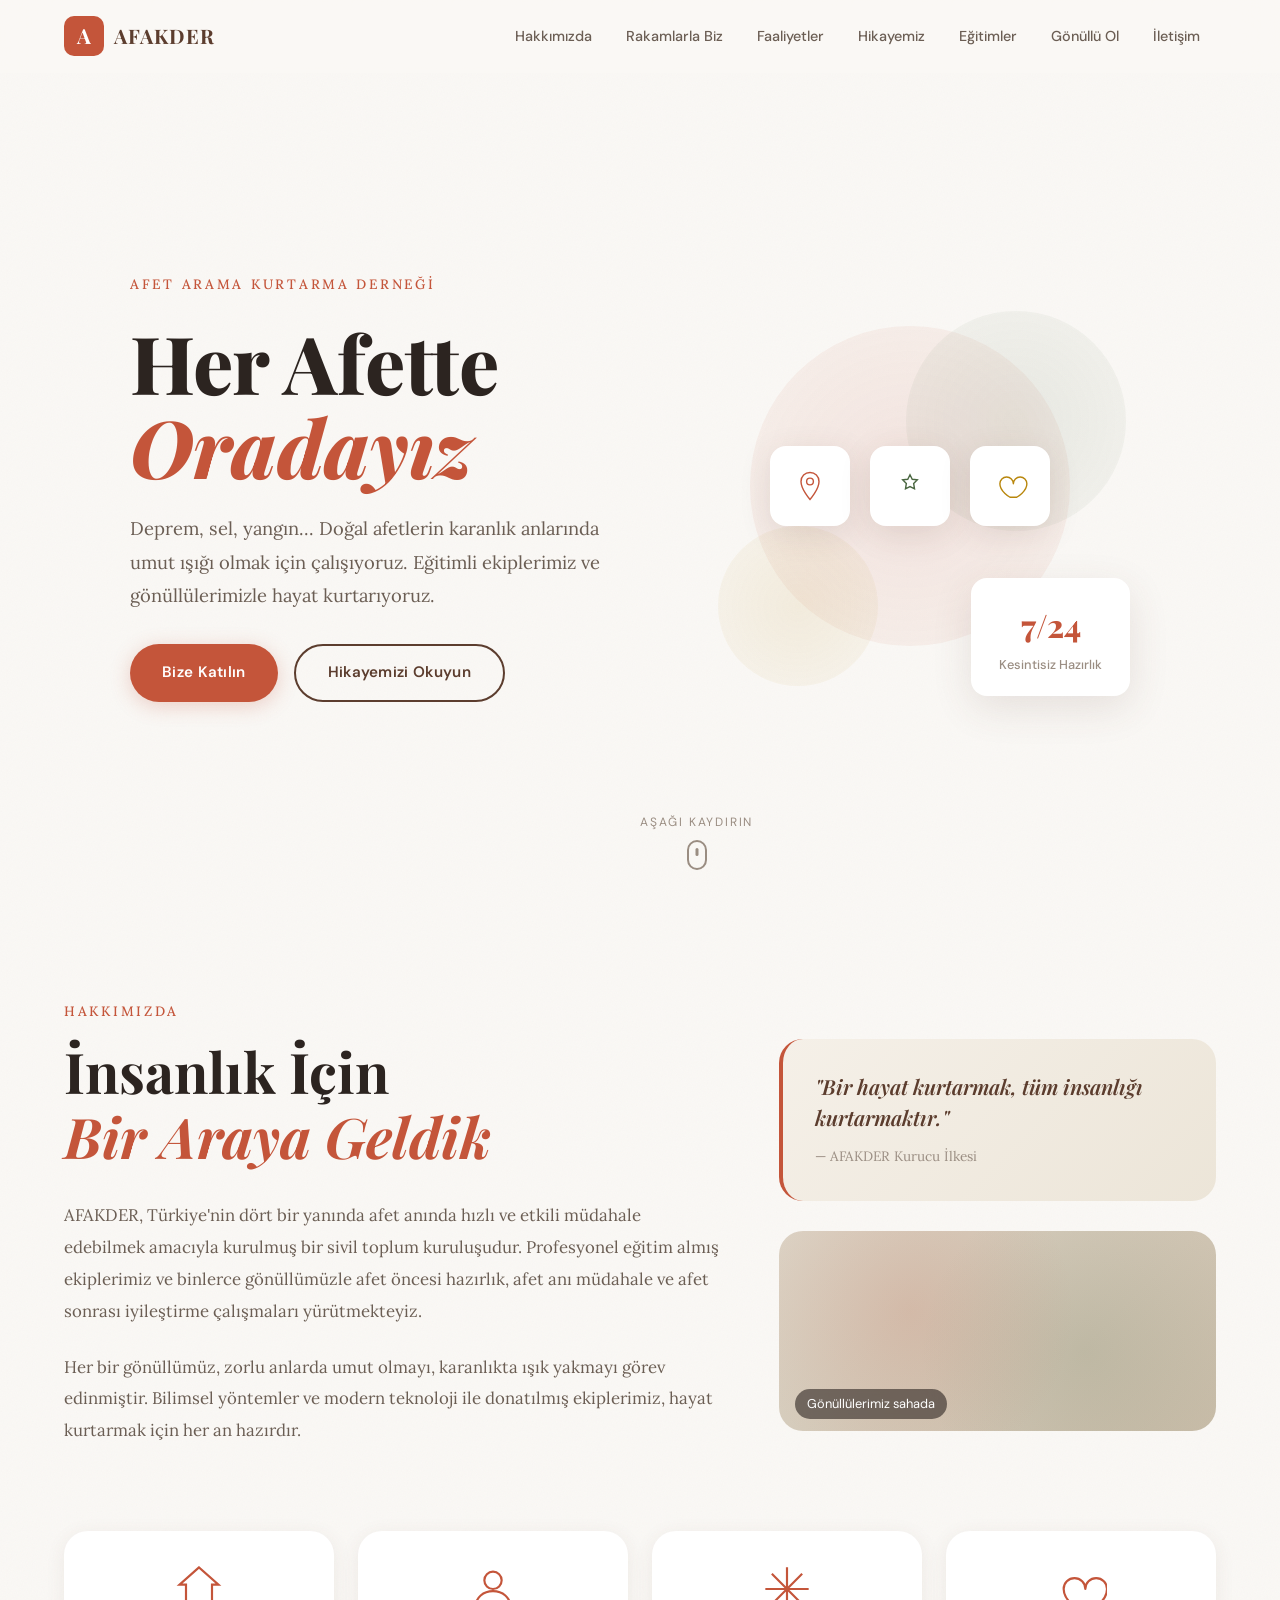
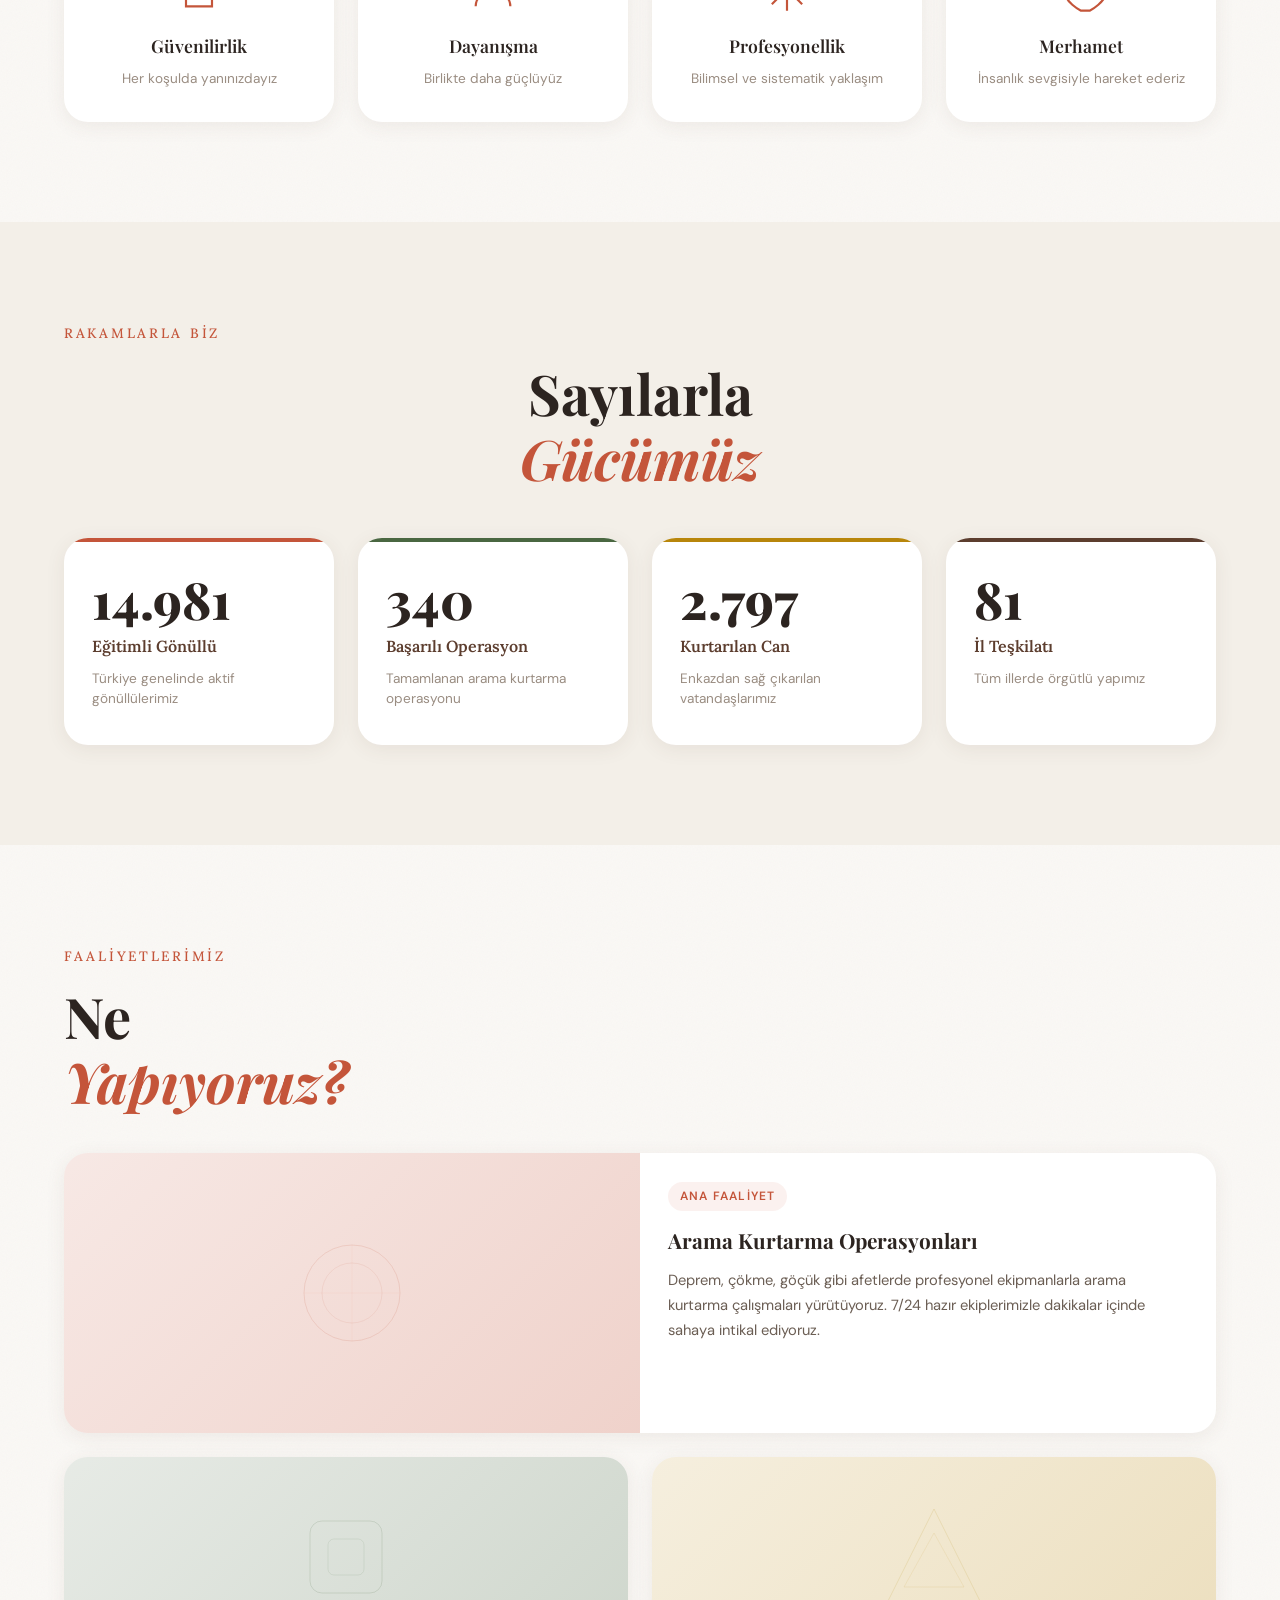
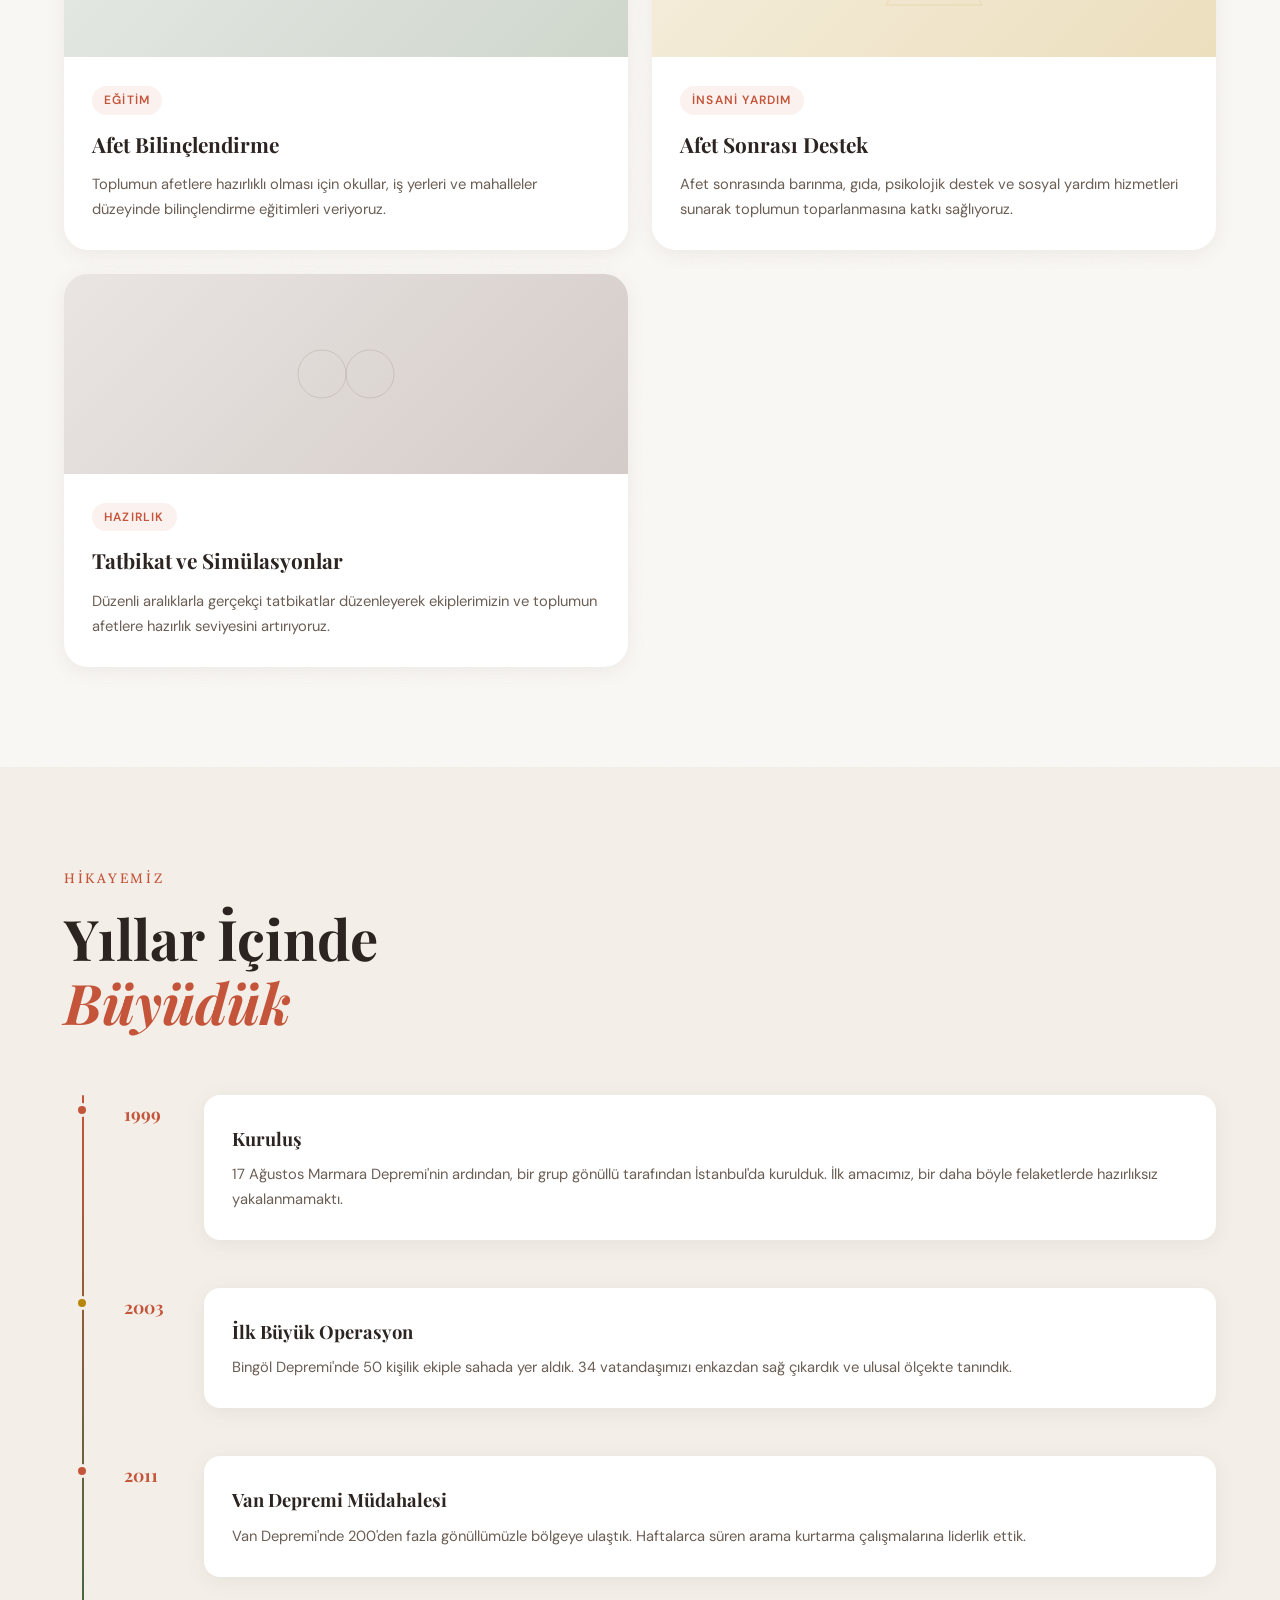
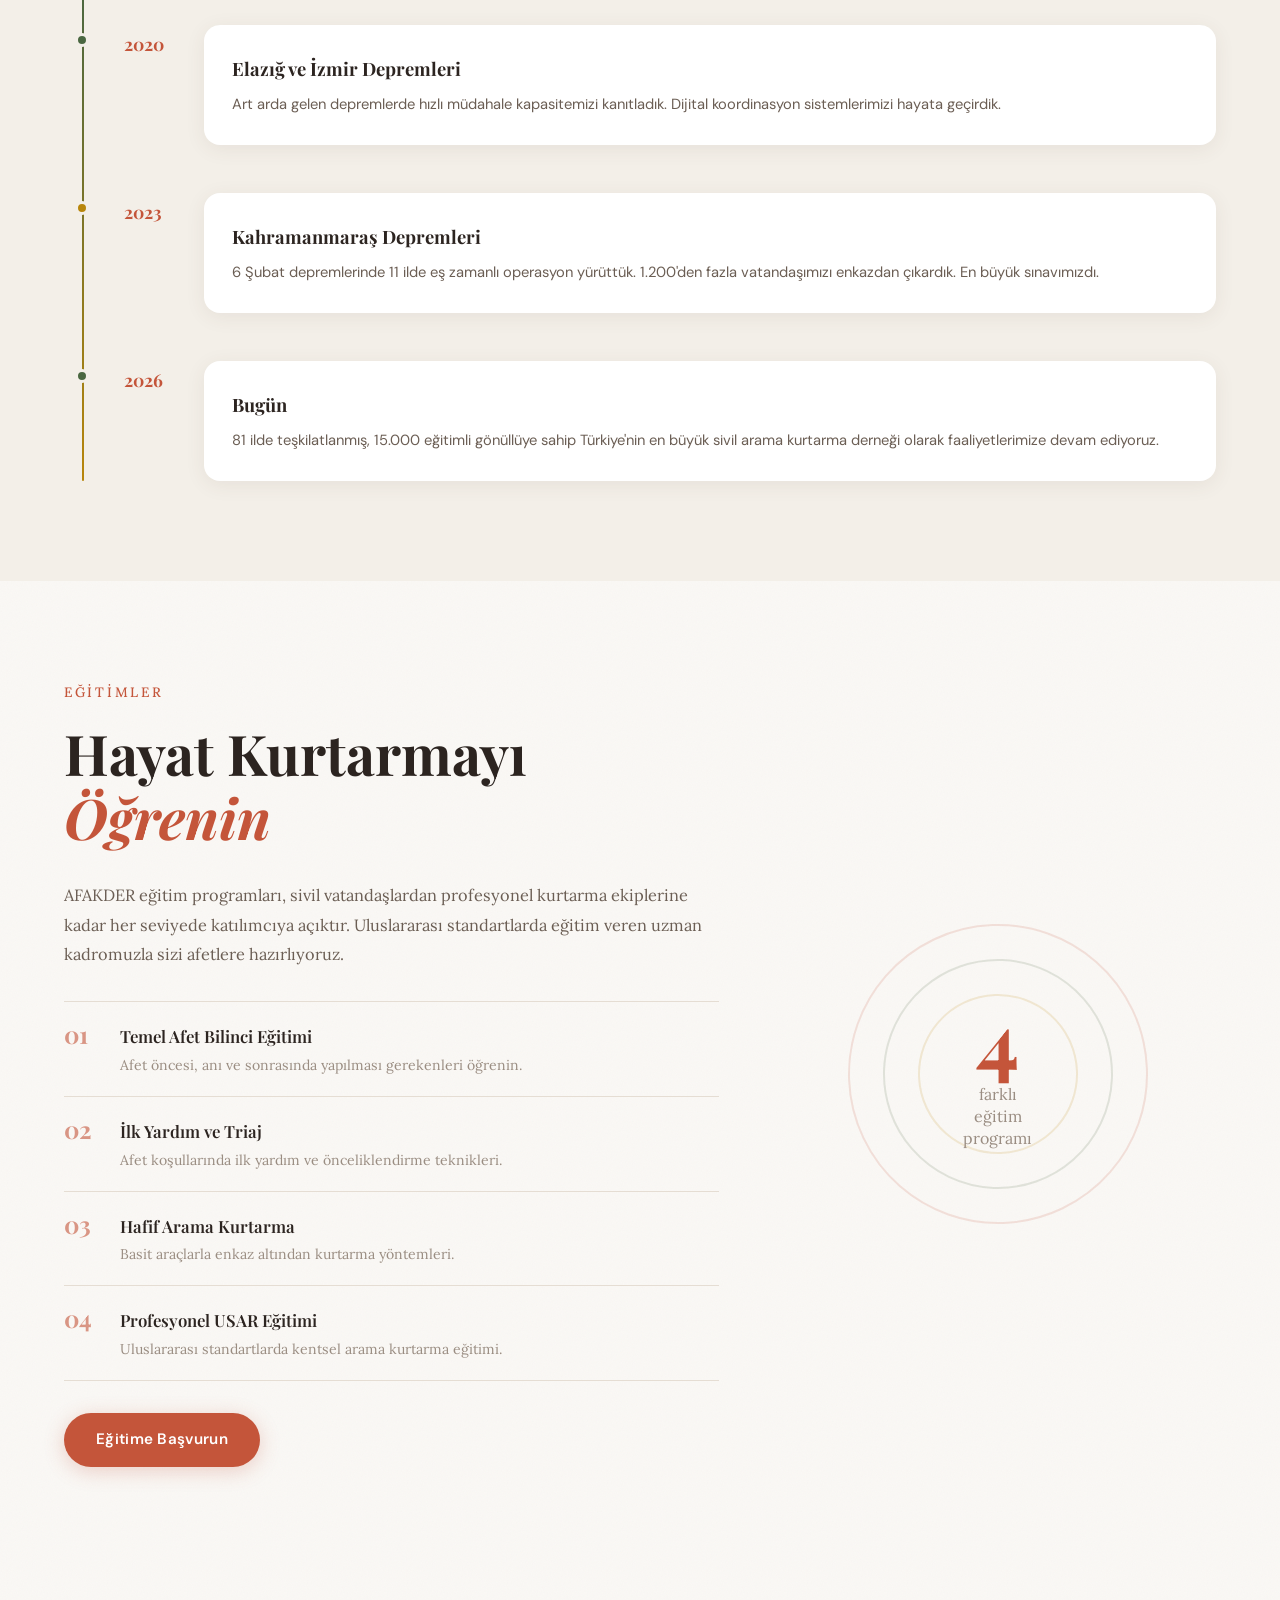
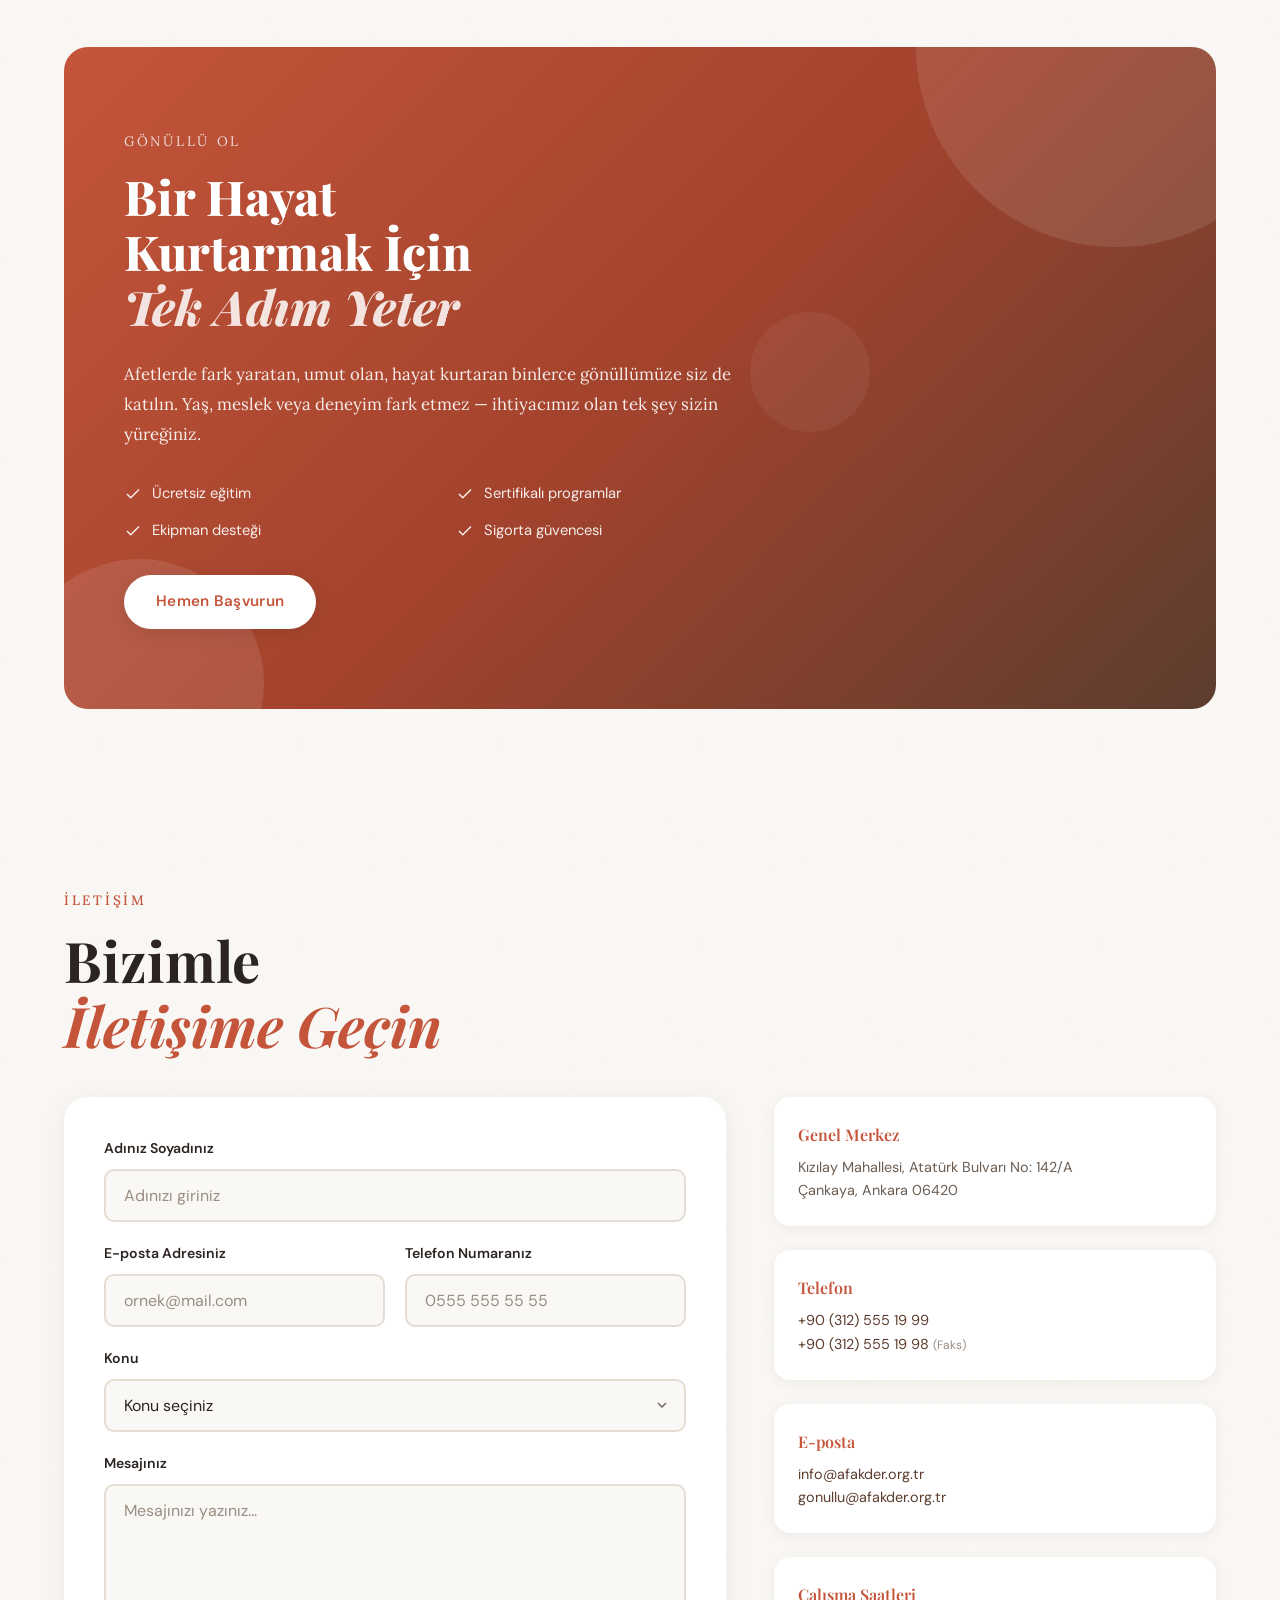
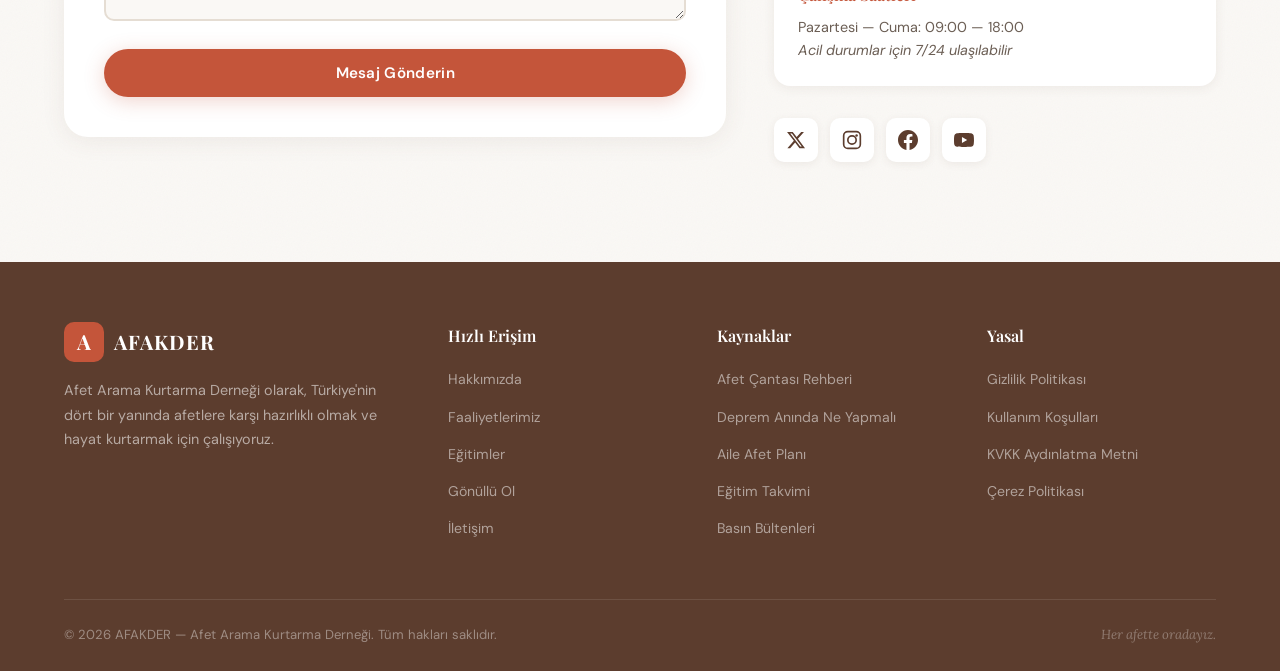
<file: tasarim-3/index.html>
<!DOCTYPE html>
<html lang="tr">
<head>
    <meta charset="UTF-8">
    <meta name="viewport" content="width=device-width, initial-scale=1.0">
    <title>AFAKDER — Afet Arama Kurtarma Derneği</title>
    <link rel="preconnect" href="https://fonts.googleapis.com">
    <link rel="preconnect" href="https://fonts.gstatic.com" crossorigin>
    <link href="https://fonts.googleapis.com/css2?family=Playfair+Display:ital,wght@0,400;0,600;0,700;0,800;1,400;1,600&family=Lora:ital,wght@0,400;0,500;0,600;1,400;1,500&family=DM+Sans:ital,wght@0,300;0,400;0,500;0,600;0,700;1,400&display=swap" rel="stylesheet">
    <link rel="stylesheet" href="style.css">
</head>
<body>

    <!-- Preloader -->
    <div id="preloader">
        <div class="preloader-inner">
            <div class="preloader-logo">AFAKDER</div>
            <div class="preloader-sub">Afet Arama Kurtarma Derneği</div>
        </div>
    </div>

    <!-- Navigation -->
    <nav id="navbar">
        <div class="nav-container">
            <a href="#" class="nav-logo">
                <span class="logo-mark">A</span>
                <span class="logo-text">AFAKDER</span>
            </a>
            <ul class="nav-links" id="navLinks">
                <li class="nav-mobile-header">
                    <span class="nav-mobile-logo">AFAKDER</span>
                    <button class="nav-close-btn" id="navCloseBtn" aria-label="Menüyü kapat">&times;</button>
                </li>
                <li><a href="#hakkimizda">Hakkımızda</a></li>
                <li><a href="#rakamlar">Rakamlarla Biz</a></li>
                <li><a href="#faaliyetler">Faaliyetler</a></li>
                <li><a href="#hikayemiz">Hikayemiz</a></li>
                <li><a href="#egitimler">Eğitimler</a></li>
                <li><a href="#gonullu">Gönüllü Ol</a></li>
                <li><a href="#iletisim">İletişim</a></li>
            </ul>
            <button class="nav-toggle" id="navToggle" aria-label="Menüyü aç">
                <span></span>
                <span></span>
                <span></span>
            </button>
        </div>
    </nav>

    <!-- Mobile Nav Overlay -->
    <div class="nav-overlay" id="navOverlay"></div>

    <!-- Hero Section -->
    <section id="hero">
        <div class="hero-container">
            <div class="hero-content">
                <span class="hero-tag">Afet Arama Kurtarma Derneği</span>
                <h1 class="hero-title">
                    Her Afette<br>
                    <em>Oradayız</em>
                </h1>
                <p class="hero-desc">
                    Deprem, sel, yangın... Doğal afetlerin karanlık anlarında umut ışığı olmak
                    için çalışıyoruz. Eğitimli ekiplerimiz ve gönüllülerimizle hayat kurtarıyoruz.
                </p>
                <div class="hero-actions">
                    <a href="#gonullu" class="btn btn-primary">Bize Katılın</a>
                    <a href="#hakkimizda" class="btn btn-outline">Hikayemizi Okuyun</a>
                </div>
            </div>
            <div class="hero-visual">
                <div class="hero-shape hero-shape-1"></div>
                <div class="hero-shape hero-shape-2"></div>
                <div class="hero-shape hero-shape-3"></div>
                <div class="hero-icon-group">
                    <div class="hero-icon">
                        <svg viewBox="0 0 64 64" fill="none">
                            <path d="M32 8C23 8 16 15 16 24c0 14 16 32 16 32s16-18 16-32c0-9-7-16-16-16z" stroke="currentColor" stroke-width="2.5" fill="none"/>
                            <circle cx="32" cy="24" r="6" stroke="currentColor" stroke-width="2.5" fill="none"/>
                        </svg>
                    </div>
                    <div class="hero-icon">
                        <svg viewBox="0 0 64 64" fill="none">
                            <path d="M32 12l-4 8-9 1 6.5 6.5L24 37l8-4 8 4-1.5-9.5L45 21l-9-1z" stroke="currentColor" stroke-width="2.5" fill="none"/>
                        </svg>
                    </div>
                    <div class="hero-icon">
                        <svg viewBox="0 0 64 64" fill="none">
                            <path d="M32 52s-18-10-18-24a12 12 0 0124 0 12 12 0 0124 0c0 14-18 24-18 24z" stroke="currentColor" stroke-width="2.5" fill="none" stroke-linejoin="round"/>
                        </svg>
                    </div>
                </div>
                <div class="hero-float-card">
                    <span class="float-number">7/24</span>
                    <span class="float-label">Kesintisiz Hazırlık</span>
                </div>
            </div>
        </div>
        <div class="hero-scroll-hint">
            <span>Aşağı Kaydırın</span>
            <div class="scroll-arrow"></div>
        </div>
    </section>

    <!-- Hakkımızda -->
    <section id="hakkimizda" class="section">
        <div class="container">
            <div class="section-label animate-in">Hakkımızda</div>
            <div class="about-grid">
                <div class="about-main animate-in">
                    <h2 class="section-title">İnsanlık İçin<br><em>Bir Araya Geldik</em></h2>
                    <p class="about-text">
                        AFAKDER, Türkiye'nin dört bir yanında afet anında hızlı ve etkili müdahale
                        edebilmek amacıyla kurulmuş bir sivil toplum kuruluşudur. Profesyonel eğitim
                        almış ekiplerimiz ve binlerce gönüllümüzle afet öncesi hazırlık, afet anı
                        müdahale ve afet sonrası iyileştirme çalışmaları yürütmekteyiz.
                    </p>
                    <p class="about-text">
                        Her bir gönüllümüz, zorlu anlarda umut olmayı, karanlıkta ışık yakmayı
                        görev edinmiştir. Bilimsel yöntemler ve modern teknoloji ile donatılmış
                        ekiplerimiz, hayat kurtarmak için her an hazırdır.
                    </p>
                </div>
                <div class="about-sidebar animate-in">
                    <blockquote class="pull-quote">
                        <p>"Bir hayat kurtarmak, tüm insanlığı kurtarmaktır."</p>
                        <cite>— AFAKDER Kurucu İlkesi</cite>
                    </blockquote>
                    <div class="about-image-placeholder">
                        <div class="image-pattern"></div>
                        <span class="image-caption">Gönüllülerimiz sahada</span>
                    </div>
                </div>
            </div>
            <div class="about-values animate-in">
                <div class="value-item">
                    <div class="value-icon">
                        <svg viewBox="0 0 48 48" fill="none"><path d="M24 4L6 20h6v20h24V20h6L24 4z" stroke="currentColor" stroke-width="2" fill="none"/></svg>
                    </div>
                    <h4>Güvenilirlik</h4>
                    <p>Her koşulda yanınızdayız</p>
                </div>
                <div class="value-item">
                    <div class="value-icon">
                        <svg viewBox="0 0 48 48" fill="none"><circle cx="24" cy="16" r="8" stroke="currentColor" stroke-width="2" fill="none"/><path d="M8 40c0-8 7-14 16-14s16 6 16 14" stroke="currentColor" stroke-width="2" fill="none"/></svg>
                    </div>
                    <h4>Dayanışma</h4>
                    <p>Birlikte daha güçlüyüz</p>
                </div>
                <div class="value-item">
                    <div class="value-icon">
                        <svg viewBox="0 0 48 48" fill="none"><path d="M24 4v40M4 24h40M10 10l28 28M38 10L10 38" stroke="currentColor" stroke-width="2"/></svg>
                    </div>
                    <h4>Profesyonellik</h4>
                    <p>Bilimsel ve sistematik yaklaşım</p>
                </div>
                <div class="value-item">
                    <div class="value-icon">
                        <svg viewBox="0 0 48 48" fill="none"><path d="M24 44s-16-8-16-20a10 10 0 0120 0 10 10 0 0120 0c0 12-16 20-16 20z" stroke="currentColor" stroke-width="2" fill="none" stroke-linejoin="round"/></svg>
                    </div>
                    <h4>Merhamet</h4>
                    <p>İnsanlık sevgisiyle hareket ederiz</p>
                </div>
            </div>
        </div>
    </section>

    <!-- Rakamlarla Biz -->
    <section id="rakamlar" class="section section-warm">
        <div class="container">
            <div class="section-label animate-in">Rakamlarla Biz</div>
            <h2 class="section-title text-center animate-in">Sayılarla<br><em>Gücümüz</em></h2>
            <div class="stats-grid">
                <div class="stat-card animate-in">
                    <div class="stat-accent"></div>
                    <span class="stat-number" data-target="15000">0</span>
                    <span class="stat-label">Eğitimli Gönüllü</span>
                    <p class="stat-desc">Türkiye genelinde aktif gönüllülerimiz</p>
                </div>
                <div class="stat-card animate-in">
                    <div class="stat-accent accent-olive"></div>
                    <span class="stat-number" data-target="340">0</span>
                    <span class="stat-label">Başarılı Operasyon</span>
                    <p class="stat-desc">Tamamlanan arama kurtarma operasyonu</p>
                </div>
                <div class="stat-card animate-in">
                    <div class="stat-accent accent-gold"></div>
                    <span class="stat-number" data-target="2800">0</span>
                    <span class="stat-label">Kurtarılan Can</span>
                    <p class="stat-desc">Enkazdan sağ çıkarılan vatandaşlarımız</p>
                </div>
                <div class="stat-card animate-in">
                    <div class="stat-accent accent-brown"></div>
                    <span class="stat-number" data-target="81">0</span>
                    <span class="stat-label">İl Teşkilatı</span>
                    <p class="stat-desc">Tüm illerde örgütlü yapımız</p>
                </div>
            </div>
        </div>
    </section>

    <!-- Faaliyetler -->
    <section id="faaliyetler" class="section">
        <div class="container">
            <div class="section-label animate-in">Faaliyetlerimiz</div>
            <h2 class="section-title animate-in">Ne<br><em>Yapıyoruz?</em></h2>
            <div class="activities-grid">
                <div class="activity-card activity-large animate-in">
                    <div class="activity-image" style="background: linear-gradient(135deg, #c4553a22, #c4553a44);">
                        <div class="activity-pattern">
                            <svg viewBox="0 0 200 200" fill="none"><circle cx="100" cy="100" r="80" stroke="#c4553a" stroke-width="1" opacity="0.3"/><circle cx="100" cy="100" r="50" stroke="#c4553a" stroke-width="1" opacity="0.2"/><path d="M100 20v160M20 100h160" stroke="#c4553a" stroke-width="0.5" opacity="0.2"/></svg>
                        </div>
                    </div>
                    <div class="activity-content">
                        <span class="activity-tag">Ana Faaliyet</span>
                        <h3>Arama Kurtarma Operasyonları</h3>
                        <p>Deprem, çökme, göçük gibi afetlerde profesyonel ekipmanlarla arama kurtarma çalışmaları yürütüyoruz. 7/24 hazır ekiplerimizle dakikalar içinde sahaya intikal ediyoruz.</p>
                    </div>
                </div>
                <div class="activity-card animate-in">
                    <div class="activity-image" style="background: linear-gradient(135deg, #4a674122, #4a674144);">
                        <div class="activity-pattern">
                            <svg viewBox="0 0 200 200" fill="none"><rect x="40" y="40" width="120" height="120" rx="20" stroke="#4a6741" stroke-width="1" opacity="0.3"/><rect x="70" y="70" width="60" height="60" rx="10" stroke="#4a6741" stroke-width="1" opacity="0.2"/></svg>
                        </div>
                    </div>
                    <div class="activity-content">
                        <span class="activity-tag">Eğitim</span>
                        <h3>Afet Bilinçlendirme</h3>
                        <p>Toplumun afetlere hazırlıklı olması için okullar, iş yerleri ve mahalleler düzeyinde bilinçlendirme eğitimleri veriyoruz.</p>
                    </div>
                </div>
                <div class="activity-card animate-in">
                    <div class="activity-image" style="background: linear-gradient(135deg, #b8860b22, #b8860b44);">
                        <div class="activity-pattern">
                            <svg viewBox="0 0 200 200" fill="none"><polygon points="100,20 180,180 20,180" stroke="#b8860b" stroke-width="1" opacity="0.3" fill="none"/><polygon points="100,60 150,150 50,150" stroke="#b8860b" stroke-width="1" opacity="0.2" fill="none"/></svg>
                        </div>
                    </div>
                    <div class="activity-content">
                        <span class="activity-tag">İnsani Yardım</span>
                        <h3>Afet Sonrası Destek</h3>
                        <p>Afet sonrasında barınma, gıda, psikolojik destek ve sosyal yardım hizmetleri sunarak toplumun toparlanmasına katkı sağlıyoruz.</p>
                    </div>
                </div>
                <div class="activity-card animate-in">
                    <div class="activity-image" style="background: linear-gradient(135deg, #5c3d2e22, #5c3d2e44);">
                        <div class="activity-pattern">
                            <svg viewBox="0 0 200 200" fill="none"><circle cx="60" cy="100" r="40" stroke="#5c3d2e" stroke-width="1" opacity="0.3" fill="none"/><circle cx="140" cy="100" r="40" stroke="#5c3d2e" stroke-width="1" opacity="0.3" fill="none"/></svg>
                        </div>
                    </div>
                    <div class="activity-content">
                        <span class="activity-tag">Hazırlık</span>
                        <h3>Tatbikat ve Simülasyonlar</h3>
                        <p>Düzenli aralıklarla gerçekçi tatbikatlar düzenleyerek ekiplerimizin ve toplumun afetlere hazırlık seviyesini artırıyoruz.</p>
                    </div>
                </div>
            </div>
        </div>
    </section>

    <!-- Hikayemiz / Timeline -->
    <section id="hikayemiz" class="section section-warm">
        <div class="container">
            <div class="section-label animate-in">Hikayemiz</div>
            <h2 class="section-title animate-in">Yıllar İçinde<br><em>Büyüdük</em></h2>
            <div class="timeline">
                <div class="timeline-line"></div>
                <div class="timeline-item animate-in">
                    <div class="timeline-dot"></div>
                    <div class="timeline-date">1999</div>
                    <div class="timeline-card">
                        <h4>Kuruluş</h4>
                        <p>17 Ağustos Marmara Depremi'nin ardından, bir grup gönüllü tarafından İstanbul'da kurulduk. İlk amacımız, bir daha böyle felaketlerde hazırlıksız yakalanmamaktı.</p>
                    </div>
                </div>
                <div class="timeline-item animate-in">
                    <div class="timeline-dot"></div>
                    <div class="timeline-date">2003</div>
                    <div class="timeline-card">
                        <h4>İlk Büyük Operasyon</h4>
                        <p>Bingöl Depremi'nde 50 kişilik ekiple sahada yer aldık. 34 vatandaşımızı enkazdan sağ çıkardık ve ulusal ölçekte tanındık.</p>
                    </div>
                </div>
                <div class="timeline-item animate-in">
                    <div class="timeline-dot"></div>
                    <div class="timeline-date">2011</div>
                    <div class="timeline-card">
                        <h4>Van Depremi Müdahalesi</h4>
                        <p>Van Depremi'nde 200'den fazla gönüllümüzle bölgeye ulaştık. Haftalarca süren arama kurtarma çalışmalarına liderlik ettik.</p>
                    </div>
                </div>
                <div class="timeline-item animate-in">
                    <div class="timeline-dot"></div>
                    <div class="timeline-date">2020</div>
                    <div class="timeline-card">
                        <h4>Elazığ ve İzmir Depremleri</h4>
                        <p>Art arda gelen depremlerde hızlı müdahale kapasitemizi kanıtladık. Dijital koordinasyon sistemlerimizi hayata geçirdik.</p>
                    </div>
                </div>
                <div class="timeline-item animate-in">
                    <div class="timeline-dot"></div>
                    <div class="timeline-date">2023</div>
                    <div class="timeline-card">
                        <h4>Kahramanmaraş Depremleri</h4>
                        <p>6 Şubat depremlerinde 11 ilde eş zamanlı operasyon yürüttük. 1.200'den fazla vatandaşımızı enkazdan çıkardık. En büyük sınavımızdı.</p>
                    </div>
                </div>
                <div class="timeline-item animate-in">
                    <div class="timeline-dot"></div>
                    <div class="timeline-date">2026</div>
                    <div class="timeline-card">
                        <h4>Bugün</h4>
                        <p>81 ilde teşkilatlanmış, 15.000 eğitimli gönüllüye sahip Türkiye'nin en büyük sivil arama kurtarma derneği olarak faaliyetlerimize devam ediyoruz.</p>
                    </div>
                </div>
            </div>
        </div>
    </section>

    <!-- Eğitimler -->
    <section id="egitimler" class="section">
        <div class="container">
            <div class="training-wrapper animate-in">
                <div class="training-content">
                    <div class="section-label">Eğitimler</div>
                    <h2 class="section-title">Hayat Kurtarmayı<br><em>Öğrenin</em></h2>
                    <p>AFAKDER eğitim programları, sivil vatandaşlardan profesyonel kurtarma ekiplerine kadar her seviyede katılımcıya açıktır. Uluslararası standartlarda eğitim veren uzman kadromuzla sizi afetlere hazırlıyoruz.</p>
                    <div class="training-list">
                        <div class="training-item">
                            <span class="training-num">01</span>
                            <div>
                                <h4>Temel Afet Bilinci Eğitimi</h4>
                                <p>Afet öncesi, anı ve sonrasında yapılması gerekenleri öğrenin.</p>
                            </div>
                        </div>
                        <div class="training-item">
                            <span class="training-num">02</span>
                            <div>
                                <h4>İlk Yardım ve Triaj</h4>
                                <p>Afet koşullarında ilk yardım ve önceliklendirme teknikleri.</p>
                            </div>
                        </div>
                        <div class="training-item">
                            <span class="training-num">03</span>
                            <div>
                                <h4>Hafif Arama Kurtarma</h4>
                                <p>Basit araçlarla enkaz altından kurtarma yöntemleri.</p>
                            </div>
                        </div>
                        <div class="training-item">
                            <span class="training-num">04</span>
                            <div>
                                <h4>Profesyonel USAR Eğitimi</h4>
                                <p>Uluslararası standartlarda kentsel arama kurtarma eğitimi.</p>
                            </div>
                        </div>
                    </div>
                    <a href="#iletisim" class="btn btn-primary">Eğitime Başvurun</a>
                </div>
                <div class="training-visual">
                    <div class="training-decoration">
                        <div class="deco-circle deco-1"></div>
                        <div class="deco-circle deco-2"></div>
                        <div class="deco-circle deco-3"></div>
                        <div class="deco-text">
                            <span class="deco-big">4</span>
                            <span class="deco-small">farklı<br>eğitim<br>programı</span>
                        </div>
                    </div>
                </div>
            </div>
        </div>
    </section>

    <!-- Gönüllü Ol -->
    <section id="gonullu" class="section section-cta">
        <div class="container">
            <div class="cta-wrapper animate-in">
                <div class="cta-decorations">
                    <div class="cta-shape cta-shape-1"></div>
                    <div class="cta-shape cta-shape-2"></div>
                    <div class="cta-shape cta-shape-3"></div>
                </div>
                <div class="cta-content">
                    <span class="cta-tag">Gönüllü Ol</span>
                    <h2 class="cta-title">Bir Hayat<br>Kurtarmak İçin<br><em>Tek Adım Yeter</em></h2>
                    <p class="cta-desc">
                        Afetlerde fark yaratan, umut olan, hayat kurtaran binlerce gönüllümüze
                        siz de katılın. Yaş, meslek veya deneyim fark etmez — ihtiyacımız olan
                        tek şey sizin yüreğiniz.
                    </p>
                    <div class="cta-features">
                        <div class="cta-feature">
                            <svg viewBox="0 0 24 24" fill="none" stroke="currentColor" stroke-width="2"><polyline points="20 6 9 17 4 12"/></svg>
                            <span>Ücretsiz eğitim</span>
                        </div>
                        <div class="cta-feature">
                            <svg viewBox="0 0 24 24" fill="none" stroke="currentColor" stroke-width="2"><polyline points="20 6 9 17 4 12"/></svg>
                            <span>Sertifikalı programlar</span>
                        </div>
                        <div class="cta-feature">
                            <svg viewBox="0 0 24 24" fill="none" stroke="currentColor" stroke-width="2"><polyline points="20 6 9 17 4 12"/></svg>
                            <span>Ekipman desteği</span>
                        </div>
                        <div class="cta-feature">
                            <svg viewBox="0 0 24 24" fill="none" stroke="currentColor" stroke-width="2"><polyline points="20 6 9 17 4 12"/></svg>
                            <span>Sigorta güvencesi</span>
                        </div>
                    </div>
                    <a href="#iletisim" class="btn btn-white">Hemen Başvurun</a>
                </div>
            </div>
        </div>
    </section>

    <!-- İletişim -->
    <section id="iletisim" class="section">
        <div class="container">
            <div class="section-label animate-in">İletişim</div>
            <h2 class="section-title animate-in">Bizimle<br><em>İletişime Geçin</em></h2>
            <div class="contact-grid">
                <div class="contact-form-wrapper animate-in">
                    <form id="contactForm" class="contact-form">
                        <div class="form-group">
                            <label for="name">Adınız Soyadınız</label>
                            <input type="text" id="name" name="name" required placeholder="Adınızı giriniz">
                        </div>
                        <div class="form-row">
                            <div class="form-group">
                                <label for="email">E-posta Adresiniz</label>
                                <input type="email" id="email" name="email" required placeholder="ornek@mail.com">
                            </div>
                            <div class="form-group">
                                <label for="phone">Telefon Numaranız</label>
                                <input type="tel" id="phone" name="phone" placeholder="0555 555 55 55">
                            </div>
                        </div>
                        <div class="form-group">
                            <label for="subject">Konu</label>
                            <select id="subject" name="subject" required>
                                <option value="">Konu seçiniz</option>
                                <option value="gonullu">Gönüllü Başvurusu</option>
                                <option value="egitim">Eğitim Talebi</option>
                                <option value="bagis">Bağış ve Destek</option>
                                <option value="isbirligi">İş Birliği Teklifi</option>
                                <option value="diger">Diğer</option>
                            </select>
                        </div>
                        <div class="form-group">
                            <label for="message">Mesajınız</label>
                            <textarea id="message" name="message" rows="5" required placeholder="Mesajınızı yazınız..."></textarea>
                        </div>
                        <button type="submit" class="btn btn-primary btn-full">Mesaj Gönderin</button>
                        <div id="formSuccess" class="form-success" style="display:none;">
                            <svg viewBox="0 0 24 24" fill="none" stroke="currentColor" stroke-width="2"><path d="M22 11.08V12a10 10 0 11-5.93-9.14"/><polyline points="22 4 12 14.01 9 11.01"/></svg>
                            <p>Mesajınız başarıyla gönderildi! En kısa sürede size dönüş yapacağız.</p>
                        </div>
                    </form>
                </div>
                <div class="contact-info animate-in">
                    <div class="contact-card">
                        <h4>Genel Merkez</h4>
                        <p>Kızılay Mahallesi, Atatürk Bulvarı No: 142/A<br>Çankaya, Ankara 06420</p>
                    </div>
                    <div class="contact-card">
                        <h4>Telefon</h4>
                        <p><a href="tel:+903125551999">+90 (312) 555 19 99</a></p>
                        <p><a href="tel:+903125551998">+90 (312) 555 19 98</a> <small>(Faks)</small></p>
                    </div>
                    <div class="contact-card">
                        <h4>E-posta</h4>
                        <p><a href="mailto:info@afakder.org.tr">info@afakder.org.tr</a></p>
                        <p><a href="mailto:gonullu@afakder.org.tr">gonullu@afakder.org.tr</a></p>
                    </div>
                    <div class="contact-card">
                        <h4>Çalışma Saatleri</h4>
                        <p>Pazartesi — Cuma: 09:00 — 18:00</p>
                        <p><em>Acil durumlar için 7/24 ulaşılabilir</em></p>
                    </div>
                    <div class="contact-social">
                        <a href="#" class="social-link" aria-label="Twitter">
                            <svg viewBox="0 0 24 24" fill="currentColor"><path d="M18.244 2.25h3.308l-7.227 8.26 8.502 11.24H16.17l-5.214-6.817L4.99 21.75H1.68l7.73-8.835L1.254 2.25H8.08l4.713 6.231zm-1.161 17.52h1.833L7.084 4.126H5.117z"/></svg>
                        </a>
                        <a href="#" class="social-link" aria-label="Instagram">
                            <svg viewBox="0 0 24 24" fill="none" stroke="currentColor" stroke-width="2"><rect x="2" y="2" width="20" height="20" rx="5"/><circle cx="12" cy="12" r="5"/><circle cx="17.5" cy="6.5" r="1.5" fill="currentColor" stroke="none"/></svg>
                        </a>
                        <a href="#" class="social-link" aria-label="Facebook">
                            <svg viewBox="0 0 24 24" fill="currentColor"><path d="M24 12.073c0-6.627-5.373-12-12-12s-12 5.373-12 12c0 5.99 4.388 10.954 10.125 11.854v-8.385H7.078v-3.47h3.047V9.43c0-3.007 1.792-4.669 4.533-4.669 1.312 0 2.686.235 2.686.235v2.953H15.83c-1.491 0-1.956.925-1.956 1.874v2.25h3.328l-.532 3.47h-2.796v8.385C19.612 23.027 24 18.062 24 12.073z"/></svg>
                        </a>
                        <a href="#" class="social-link" aria-label="YouTube">
                            <svg viewBox="0 0 24 24" fill="currentColor"><path d="M23.498 6.186a3.016 3.016 0 00-2.122-2.136C19.505 3.545 12 3.545 12 3.545s-7.505 0-9.377.505A3.017 3.017 0 00.502 6.186C0 8.07 0 12 0 12s0 3.93.502 5.814a3.016 3.016 0 002.122 2.136c1.871.505 9.376.505 9.376.505s7.505 0 9.377-.505a3.015 3.015 0 002.122-2.136C24 15.93 24 12 24 12s0-3.93-.502-5.814zM9.545 15.568V8.432L15.818 12l-6.273 3.568z"/></svg>
                        </a>
                    </div>
                </div>
            </div>
        </div>
    </section>

    <!-- Footer -->
    <footer id="footer">
        <div class="container">
            <div class="footer-grid">
                <div class="footer-brand">
                    <div class="footer-logo">
                        <span class="logo-mark">A</span>
                        <span class="logo-text">AFAKDER</span>
                    </div>
                    <p>Afet Arama Kurtarma Derneği olarak, Türkiye'nin dört bir yanında afetlere karşı hazırlıklı olmak ve hayat kurtarmak için çalışıyoruz.</p>
                </div>
                <div class="footer-col">
                    <h4>Hızlı Erişim</h4>
                    <ul>
                        <li><a href="#hakkimizda">Hakkımızda</a></li>
                        <li><a href="#faaliyetler">Faaliyetlerimiz</a></li>
                        <li><a href="#egitimler">Eğitimler</a></li>
                        <li><a href="#gonullu">Gönüllü Ol</a></li>
                        <li><a href="#iletisim">İletişim</a></li>
                    </ul>
                </div>
                <div class="footer-col">
                    <h4>Kaynaklar</h4>
                    <ul>
                        <li><a href="#">Afet Çantası Rehberi</a></li>
                        <li><a href="#">Deprem Anında Ne Yapmalı</a></li>
                        <li><a href="#">Aile Afet Planı</a></li>
                        <li><a href="#">Eğitim Takvimi</a></li>
                        <li><a href="#">Basın Bültenleri</a></li>
                    </ul>
                </div>
                <div class="footer-col">
                    <h4>Yasal</h4>
                    <ul>
                        <li><a href="#">Gizlilik Politikası</a></li>
                        <li><a href="#">Kullanım Koşulları</a></li>
                        <li><a href="#">KVKK Aydınlatma Metni</a></li>
                        <li><a href="#">Çerez Politikası</a></li>
                    </ul>
                </div>
            </div>
            <div class="footer-bottom">
                <p>&copy; 2026 AFAKDER — Afet Arama Kurtarma Derneği. Tüm hakları saklıdır.</p>
                <p class="footer-motto">Her afette oradayız.</p>
            </div>
        </div>
    </footer>

    <script src="script.js"></script>
</body>
</html>
</file>
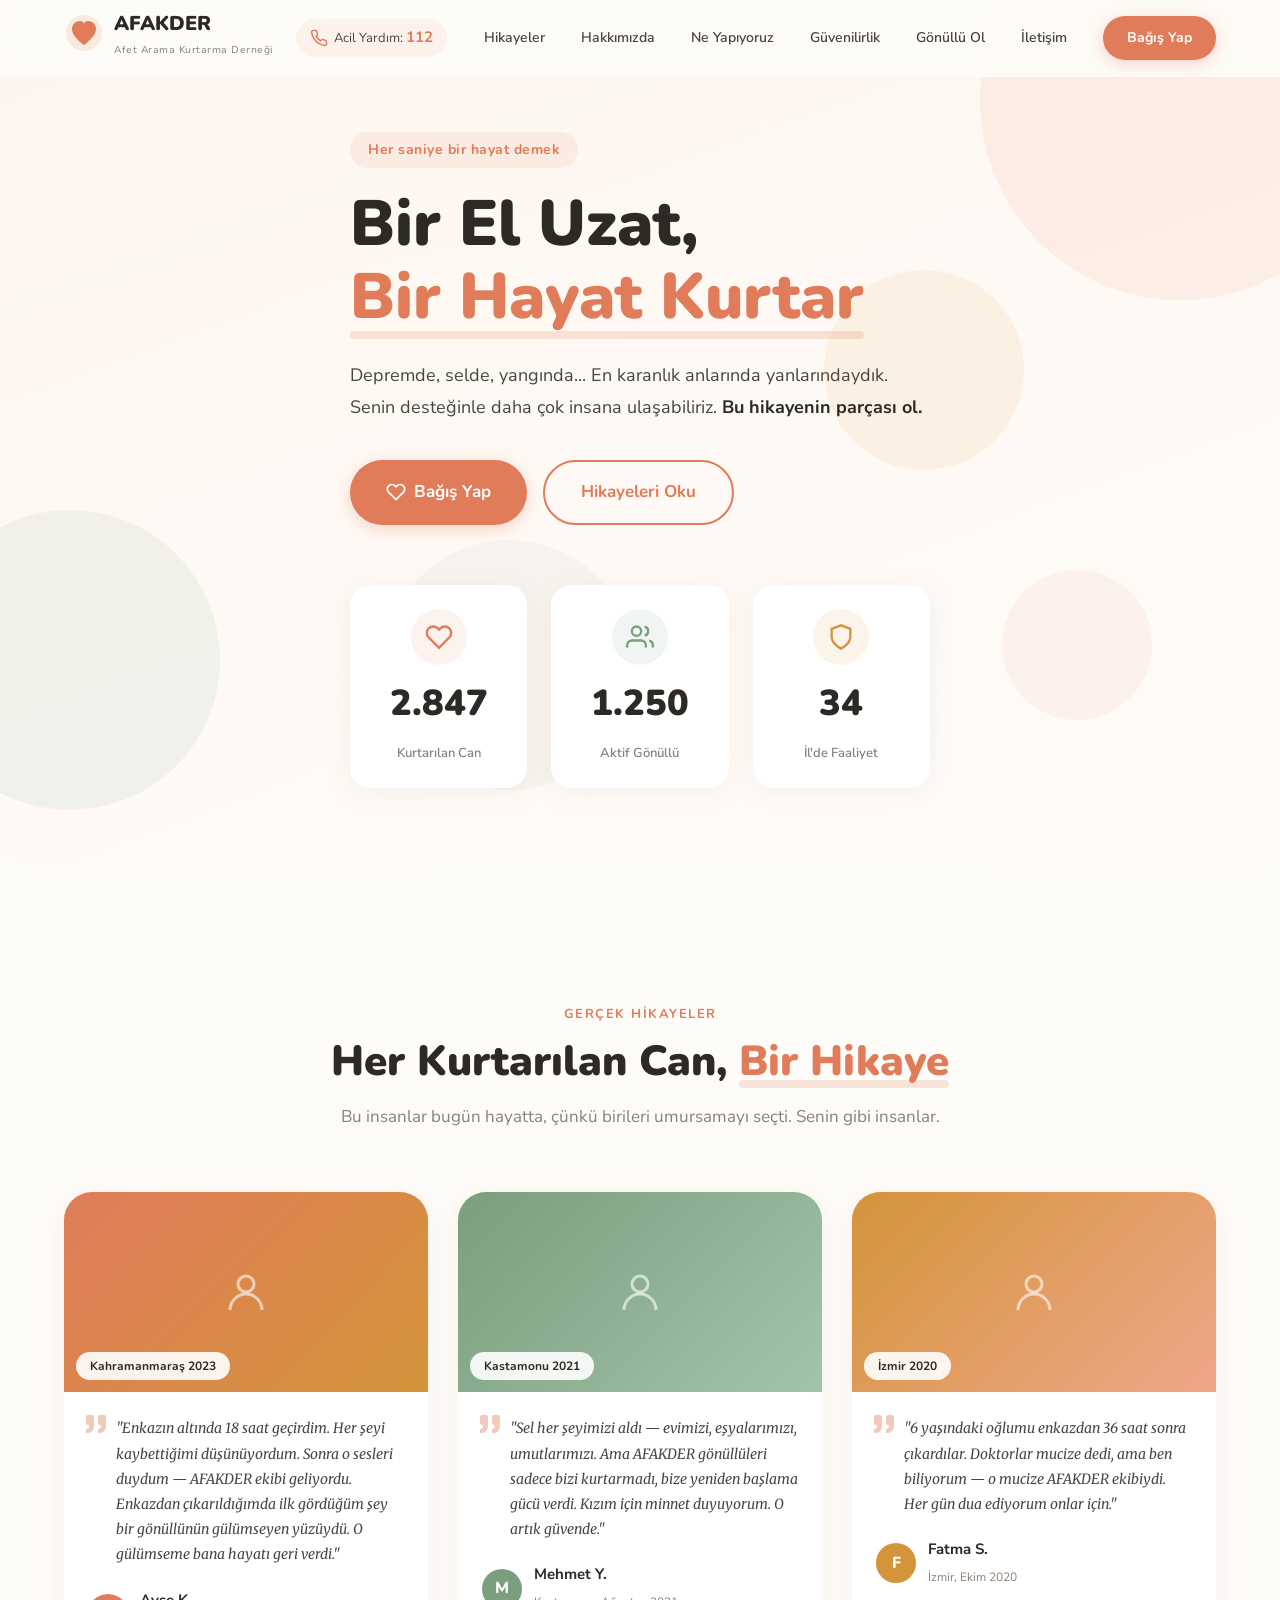
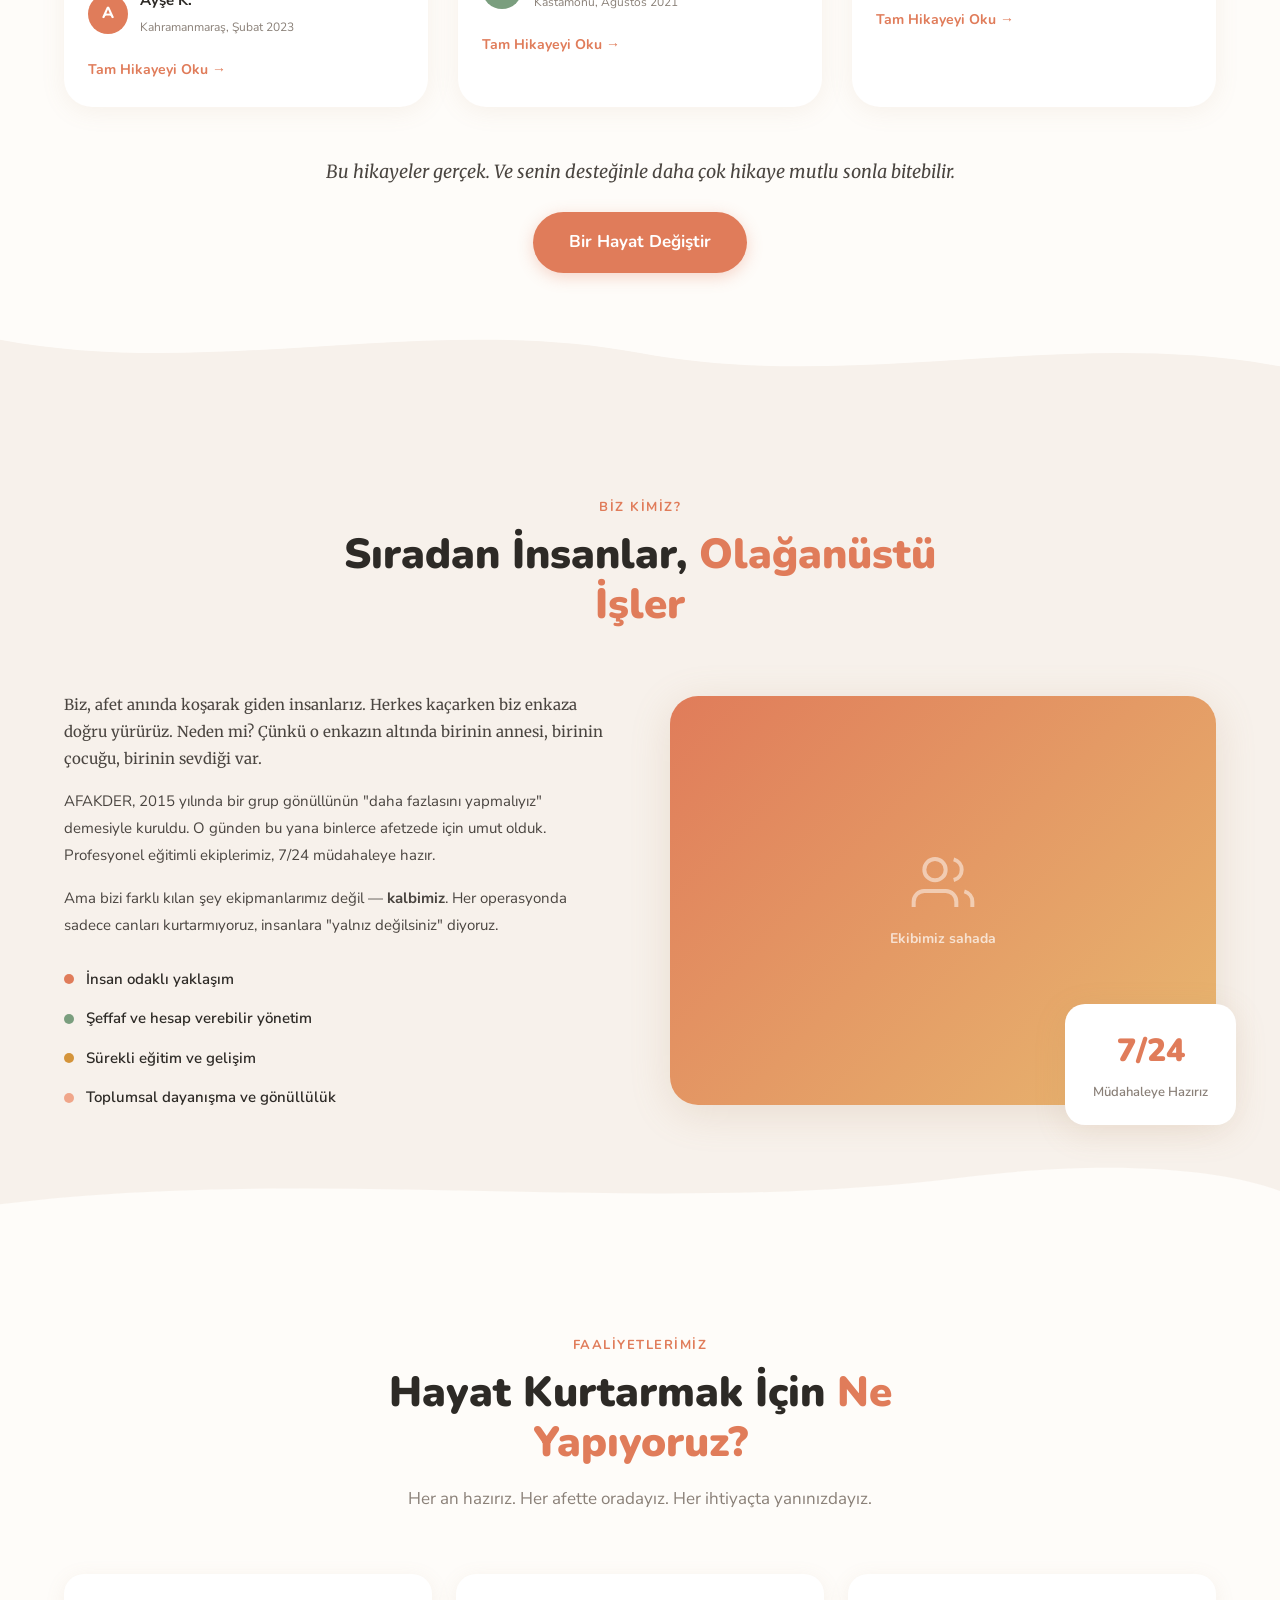
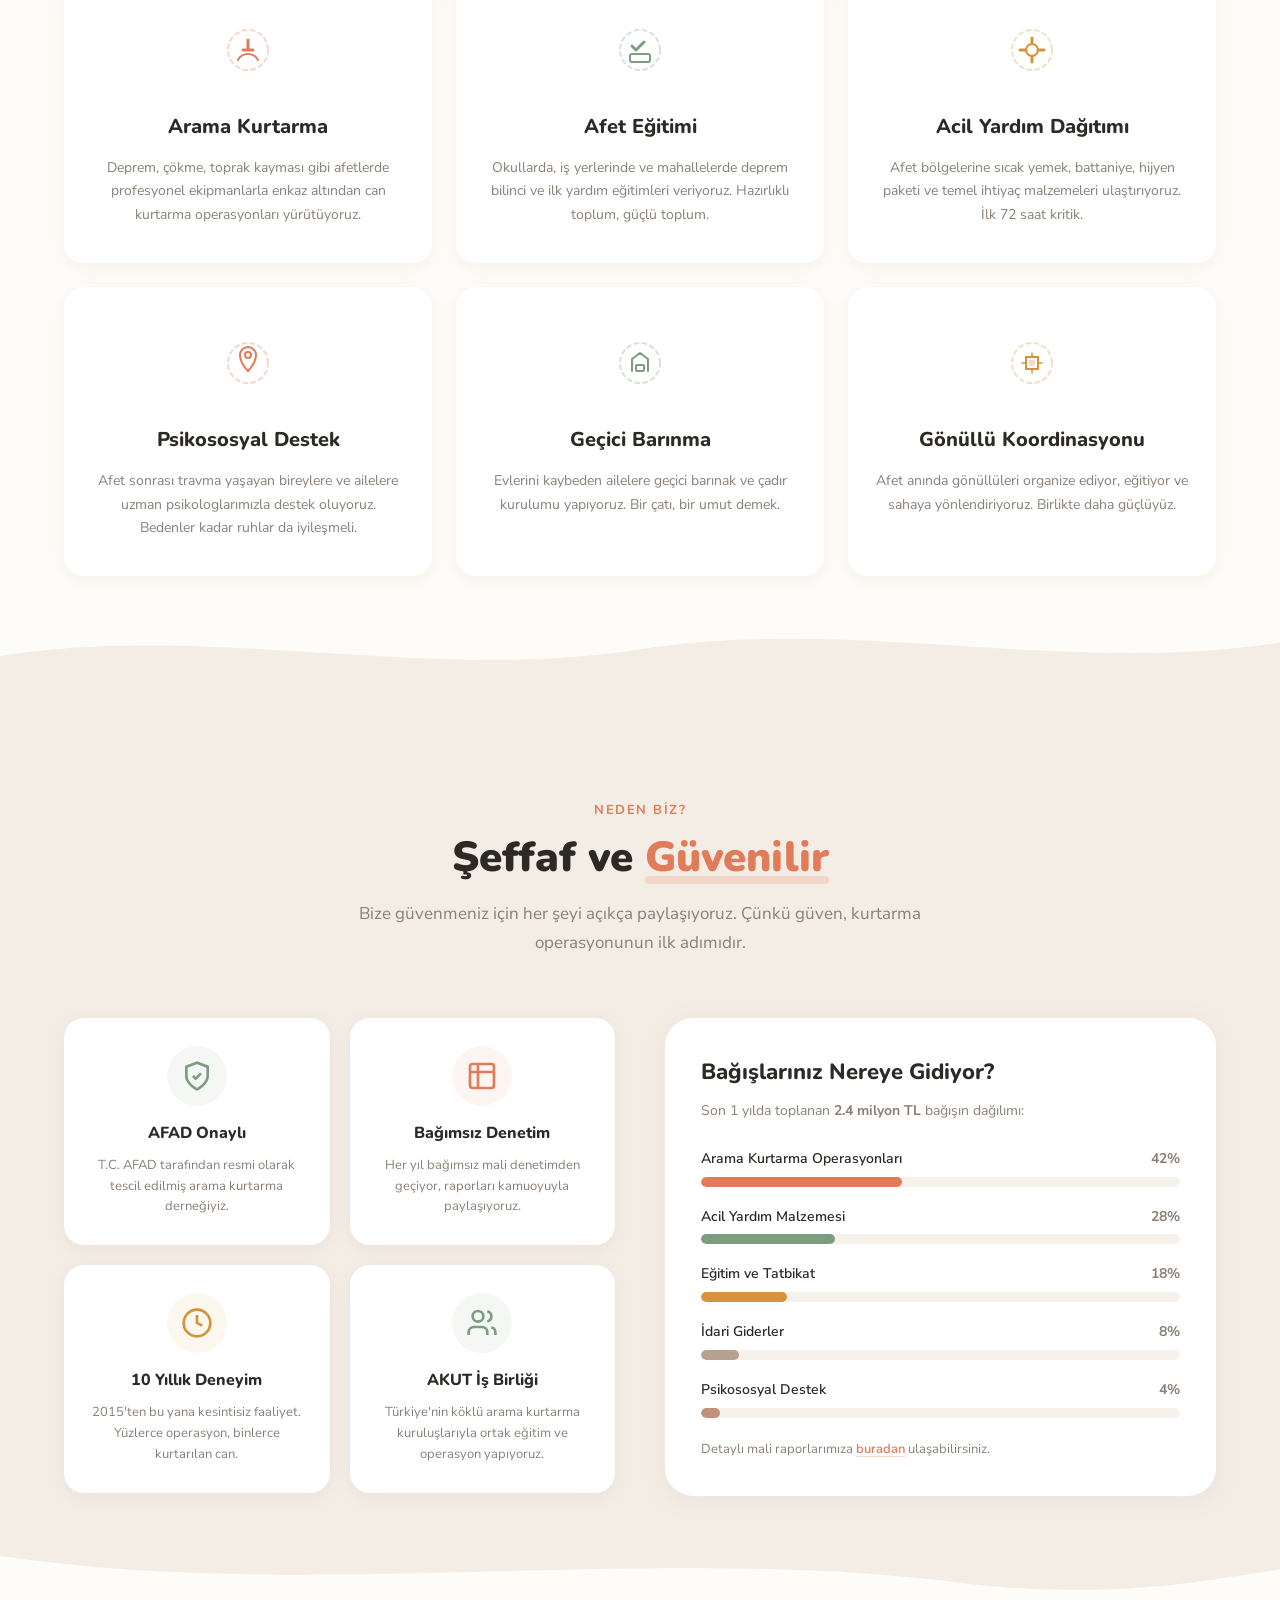
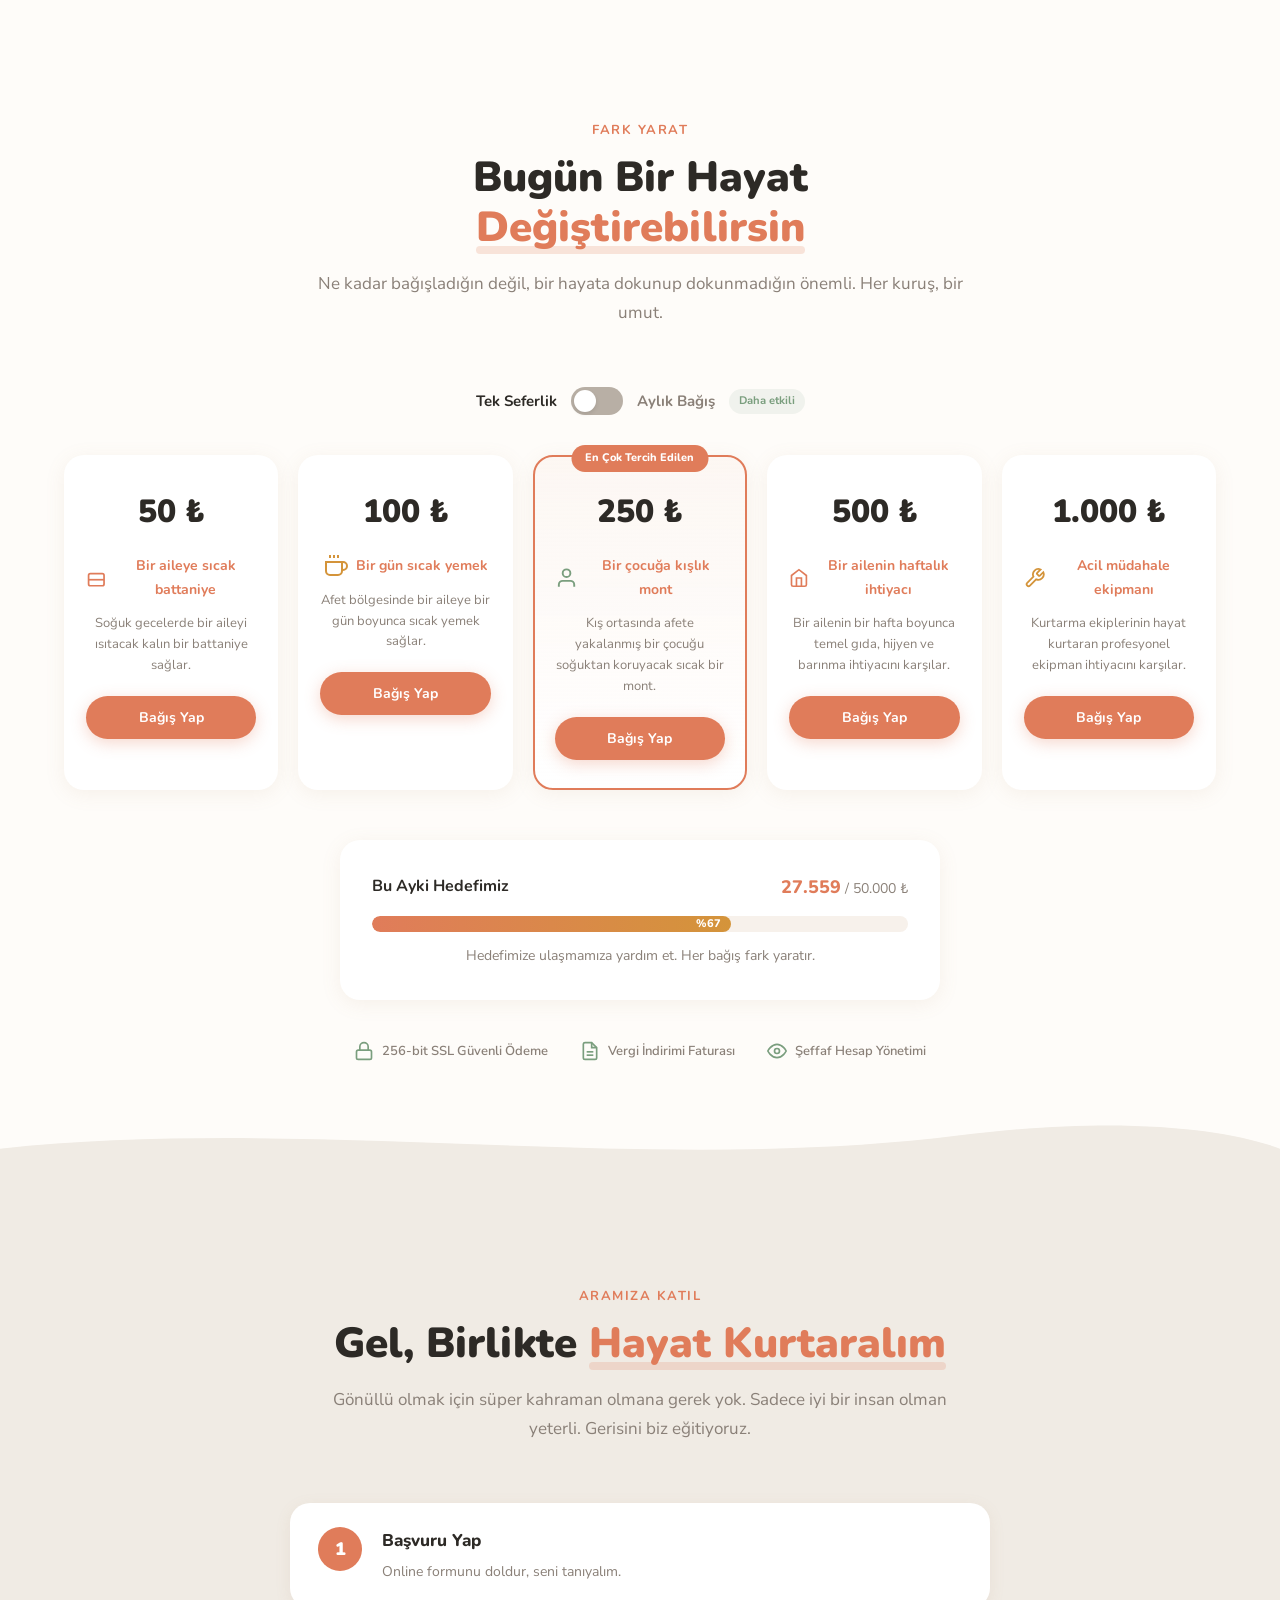
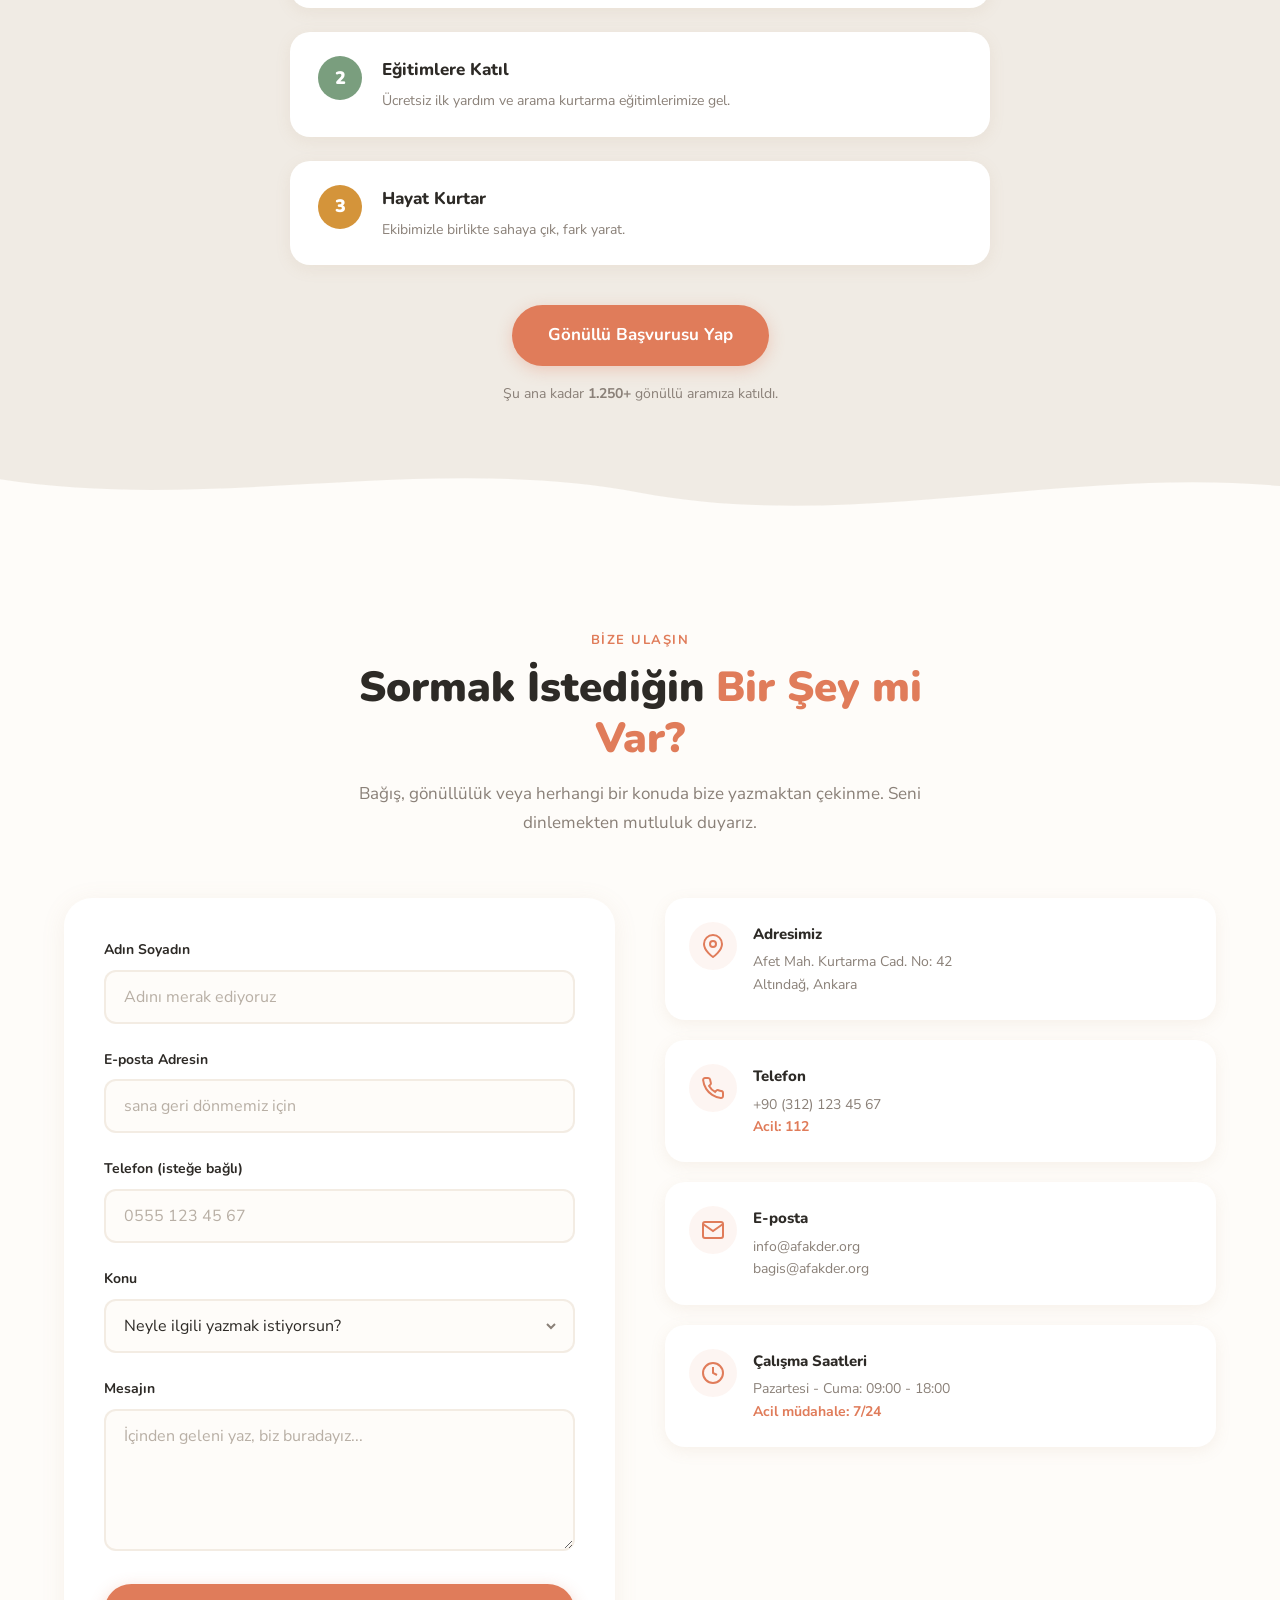
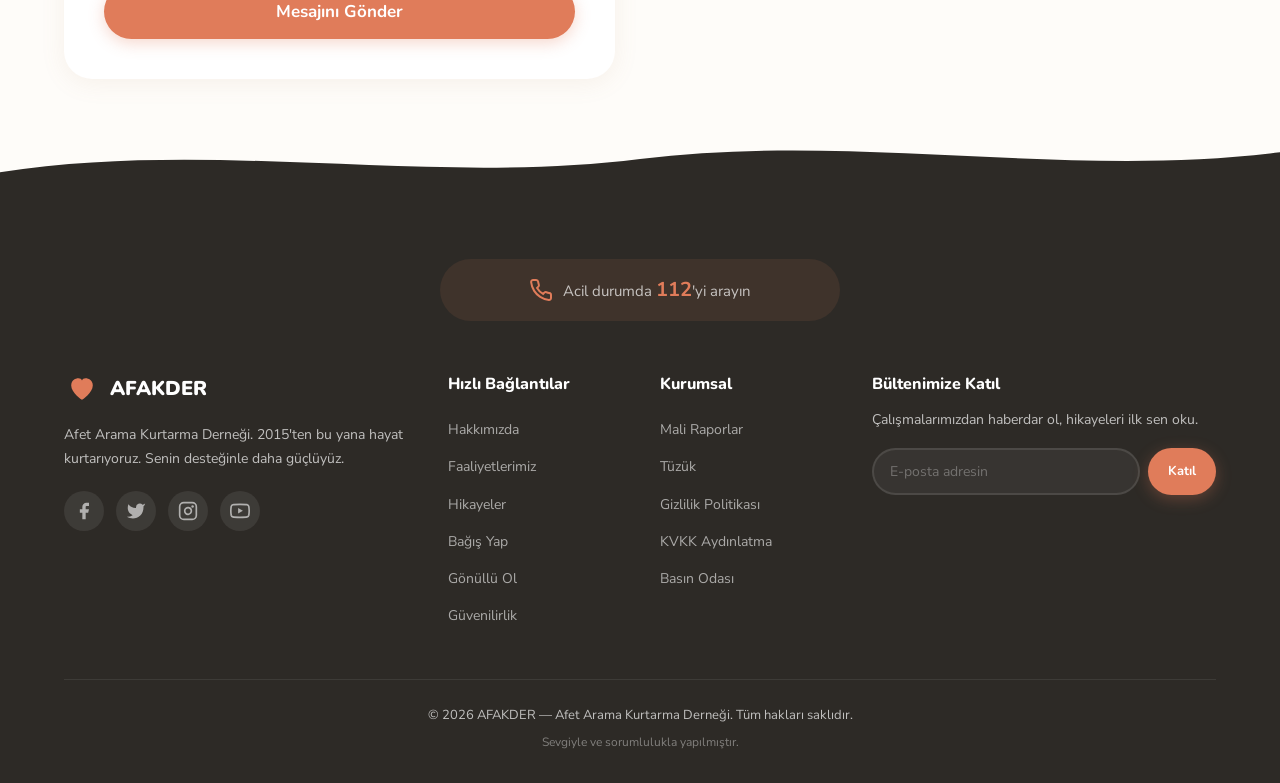
<file: tasarim-5/index.html>
<!DOCTYPE html>
<html lang="tr">
<head>
    <meta charset="UTF-8">
    <meta name="viewport" content="width=device-width, initial-scale=1.0">
    <title>AFAKDER — Afet Arama Kurtarma Derneği</title>
    <meta name="description" content="AFAKDER - Afet Arama Kurtarma Derneği. Bir el uzat, bir hayat kurtar. Bağışlarınla hayat kurtarıyoruz.">
    <link rel="preconnect" href="https://fonts.googleapis.com">
    <link rel="preconnect" href="https://fonts.gstatic.com" crossorigin>
    <link href="https://fonts.googleapis.com/css2?family=Merriweather:ital,wght@0,300;0,400;0,700;1,300;1,400&family=Nunito:wght@400;600;700;800;900&family=Nunito+Sans:ital,wght@0,300;0,400;0,600;0,700;1,400&display=swap" rel="stylesheet">
    <link rel="stylesheet" href="style.css">
</head>
<body>

    <!-- Preloader -->
    <div id="preloader">
        <div class="preloader-content">
            <div class="heart-pulse">
                <svg viewBox="0 0 64 64" width="64" height="64">
                    <path d="M32 56 C32 56, 6 36, 6 20 C6 10, 14 4, 22 4 C27 4, 31 7, 32 10 C33 7, 37 4, 42 4 C50 4, 58 10, 58 20 C58 36, 32 56, 32 56Z" fill="#e07c5a"/>
                </svg>
            </div>
            <p class="preloader-text">Yükleniyor...</p>
        </div>
    </div>

    <!-- Navigation -->
    <nav class="navbar" id="navbar">
        <div class="container nav-container">
            <a href="#" class="nav-logo">
                <span class="logo-icon">
                    <svg viewBox="0 0 40 40" width="40" height="40">
                        <circle cx="20" cy="20" r="18" fill="#e07c5a" opacity="0.15"/>
                        <path d="M20 32 C20 32, 8 24, 8 16 C8 11, 12 8, 16 8 C18 8, 19.5 9, 20 10.5 C20.5 9, 22 8, 24 8 C28 8, 32 11, 32 16 C32 24, 20 32, 20 32Z" fill="#e07c5a"/>
                    </svg>
                </span>
                <div class="logo-text">
                    <strong>AFAKDER</strong>
                    <small>Afet Arama Kurtarma Derneği</small>
                </div>
            </a>

            <div class="nav-emergency">
                <svg viewBox="0 0 24 24" width="18" height="18" fill="none" stroke="#e07c5a" stroke-width="2">
                    <path d="M22 16.92v3a2 2 0 0 1-2.18 2 19.79 19.79 0 0 1-8.63-3.07 19.5 19.5 0 0 1-6-6 19.79 19.79 0 0 1-3.07-8.67A2 2 0 0 1 4.11 2h3a2 2 0 0 1 2 1.72c.127.96.361 1.903.7 2.81a2 2 0 0 1-.45 2.11L8.09 9.91a16 16 0 0 0 6 6l1.27-1.27a2 2 0 0 1 2.11-.45c.907.339 1.85.573 2.81.7A2 2 0 0 1 22 16.92z"/>
                </svg>
                <span>Acil Yardım: <strong>112</strong></span>
            </div>

            <ul class="nav-links" id="navLinks">
                <li><a href="#hikayeler">Hikayeler</a></li>
                <li><a href="#hakkimizda">Hakkımızda</a></li>
                <li><a href="#ne-yapiyoruz">Ne Yapıyoruz</a></li>
                <li><a href="#guven">Güvenilirlik</a></li>
                <li><a href="#gonullu">Gönüllü Ol</a></li>
                <li><a href="#iletisim">İletişim</a></li>
                <li class="nav-cta-mobile"><a href="#bagis" class="btn btn-primary btn-nav">Bağış Yap</a></li>
            </ul>

            <a href="#bagis" class="btn btn-primary btn-nav nav-cta-desktop">Bağış Yap</a>

            <button class="hamburger" id="hamburger" aria-label="Menüyü aç">
                <span></span>
                <span></span>
                <span></span>
            </button>
        </div>
    </nav>

    <!-- Mobile Overlay -->
    <div class="mobile-overlay" id="mobileOverlay"></div>

    <!-- Hero Section -->
    <section class="hero" id="hero">
        <div class="hero-blobs">
            <div class="blob blob-1"></div>
            <div class="blob blob-2"></div>
            <div class="blob blob-3"></div>
            <div class="blob blob-4"></div>
            <div class="blob blob-5"></div>
        </div>
        <div class="container hero-container">
            <div class="hero-content">
                <p class="hero-eyebrow">Her saniye bir hayat demek</p>
                <h1 class="hero-title">
                    Bir El Uzat,<br>
                    <span class="highlight">Bir Hayat Kurtar</span>
                </h1>
                <p class="hero-subtitle">
                    Depremde, selde, yangında... En karanlık anlarında yanlarındaydık.
                    Senin desteğinle daha çok insana ulaşabiliriz.
                    <strong>Bu hikayenin parçası ol.</strong>
                </p>
                <div class="hero-actions">
                    <a href="#bagis" class="btn btn-primary btn-lg">
                        <svg viewBox="0 0 24 24" width="20" height="20" fill="none" stroke="currentColor" stroke-width="2"><path d="M20.84 4.61a5.5 5.5 0 0 0-7.78 0L12 5.67l-1.06-1.06a5.5 5.5 0 0 0-7.78 7.78l1.06 1.06L12 21.23l7.78-7.78 1.06-1.06a5.5 5.5 0 0 0 0-7.78z"/></svg>
                        Bağış Yap
                    </a>
                    <a href="#hikayeler" class="btn btn-outline btn-lg">Hikayeleri Oku</a>
                </div>
            </div>
            <div class="hero-stats">
                <div class="stat-card" data-count="2847">
                    <div class="stat-icon stat-icon-heart">
                        <svg viewBox="0 0 24 24" width="28" height="28" fill="none" stroke="currentColor" stroke-width="2"><path d="M20.84 4.61a5.5 5.5 0 0 0-7.78 0L12 5.67l-1.06-1.06a5.5 5.5 0 0 0-7.78 7.78l1.06 1.06L12 21.23l7.78-7.78 1.06-1.06a5.5 5.5 0 0 0 0-7.78z"/></svg>
                    </div>
                    <span class="stat-number counter" data-target="2847">0</span>
                    <span class="stat-label">Kurtarılan Can</span>
                </div>
                <div class="stat-card" data-count="1250">
                    <div class="stat-icon stat-icon-hands">
                        <svg viewBox="0 0 24 24" width="28" height="28" fill="none" stroke="currentColor" stroke-width="2"><path d="M17 21v-2a4 4 0 0 0-4-4H5a4 4 0 0 0-4 4v2"/><circle cx="9" cy="7" r="4"/><path d="M23 21v-2a4 4 0 0 0-3-3.87"/><path d="M16 3.13a4 4 0 0 1 0 7.75"/></svg>
                    </div>
                    <span class="stat-number counter" data-target="1250">0</span>
                    <span class="stat-label">Aktif Gönüllü</span>
                </div>
                <div class="stat-card" data-count="34">
                    <div class="stat-icon stat-icon-shield">
                        <svg viewBox="0 0 24 24" width="28" height="28" fill="none" stroke="currentColor" stroke-width="2"><path d="M12 22s8-4 8-10V5l-8-3-8 3v7c0 6 8 10 8 10z"/></svg>
                    </div>
                    <span class="stat-number counter" data-target="34">0</span>
                    <span class="stat-label">İl'de Faaliyet</span>
                </div>
            </div>
        </div>
        <div class="section-wave hero-wave">
            <svg viewBox="0 0 1440 120" preserveAspectRatio="none">
                <path d="M0,60 C360,120 720,0 1080,60 C1260,90 1380,80 1440,60 L1440,120 L0,120 Z" fill="#fefcf9"/>
            </svg>
        </div>
    </section>

    <!-- Hikayeler Section -->
    <section class="section section-stories" id="hikayeler">
        <div class="container">
            <div class="section-header">
                <p class="section-eyebrow">Gerçek Hikayeler</p>
                <h2 class="section-title">Her Kurtarılan Can, <span class="highlight">Bir Hikaye</span></h2>
                <p class="section-desc">Bu insanlar bugün hayatta, çünkü birileri umursamayı seçti. Senin gibi insanlar.</p>
            </div>

            <div class="stories-grid">
                <!-- Story 1 -->
                <div class="story-card">
                    <div class="story-image">
                        <div class="story-image-placeholder">
                            <svg viewBox="0 0 24 24" width="48" height="48" fill="none" stroke="rgba(255,255,255,0.6)" stroke-width="1.5"><circle cx="12" cy="8" r="4"/><path d="M20 21a8 8 0 1 0-16 0"/></svg>
                        </div>
                        <div class="story-badge">Kahramanmaraş 2023</div>
                    </div>
                    <div class="story-content">
                        <div class="story-quote">
                            <svg class="quote-icon" viewBox="0 0 24 24" width="24" height="24" fill="#e07c5a" opacity="0.3"><path d="M3 21c3 0 7-1 7-8V5c0-1.25-.756-2.017-2-2H4c-1.25 0-2 .75-2 1.972V11c0 1.25.75 2 2 2 1 0 1 0 1 1v1c0 1-1 2-2 2s-1 .008-1 1.031V20c0 1 0 1 1 1z"/><path d="M15 21c3 0 7-1 7-8V5c0-1.25-.757-2.017-2-2h-4c-1.25 0-2 .75-2 1.972V11c0 1.25.75 2 2 2h.75c0 2.25.25 4-2.75 4v3c0 1 0 1 1 1z"/></svg>
                            <p>"Enkazın altında 18 saat geçirdim. Her şeyi kaybettiğimi düşünüyordum. Sonra o sesleri duydum — AFAKDER ekibi geliyordu. Enkazdan çıkarıldığımda ilk gördüğüm şey bir gönüllünün gülümseyen yüzüydü. O gülümseme bana hayatı geri verdi."</p>
                        </div>
                        <div class="story-person">
                            <div class="story-avatar">A</div>
                            <div>
                                <strong>Ayşe K.</strong>
                                <span>Kahramanmaraş, Şubat 2023</span>
                            </div>
                        </div>
                        <a href="#" class="story-link">Tam Hikayeyi Oku &rarr;</a>
                    </div>
                </div>

                <!-- Story 2 -->
                <div class="story-card">
                    <div class="story-image">
                        <div class="story-image-placeholder story-placeholder-2">
                            <svg viewBox="0 0 24 24" width="48" height="48" fill="none" stroke="rgba(255,255,255,0.6)" stroke-width="1.5"><circle cx="12" cy="8" r="4"/><path d="M20 21a8 8 0 1 0-16 0"/></svg>
                        </div>
                        <div class="story-badge">Kastamonu 2021</div>
                    </div>
                    <div class="story-content">
                        <div class="story-quote">
                            <svg class="quote-icon" viewBox="0 0 24 24" width="24" height="24" fill="#e07c5a" opacity="0.3"><path d="M3 21c3 0 7-1 7-8V5c0-1.25-.756-2.017-2-2H4c-1.25 0-2 .75-2 1.972V11c0 1.25.75 2 2 2 1 0 1 0 1 1v1c0 1-1 2-2 2s-1 .008-1 1.031V20c0 1 0 1 1 1z"/><path d="M15 21c3 0 7-1 7-8V5c0-1.25-.757-2.017-2-2h-4c-1.25 0-2 .75-2 1.972V11c0 1.25.75 2 2 2h.75c0 2.25.25 4-2.75 4v3c0 1 0 1 1 1z"/></svg>
                            <p>"Sel her şeyimizi aldı — evimizi, eşyalarımızı, umutlarımızı. Ama AFAKDER gönüllüleri sadece bizi kurtarmadı, bize yeniden başlama gücü verdi. Kızım için minnet duyuyorum. O artık güvende."</p>
                        </div>
                        <div class="story-person">
                            <div class="story-avatar story-avatar-2">M</div>
                            <div>
                                <strong>Mehmet Y.</strong>
                                <span>Kastamonu, Ağustos 2021</span>
                            </div>
                        </div>
                        <a href="#" class="story-link">Tam Hikayeyi Oku &rarr;</a>
                    </div>
                </div>

                <!-- Story 3 -->
                <div class="story-card">
                    <div class="story-image">
                        <div class="story-image-placeholder story-placeholder-3">
                            <svg viewBox="0 0 24 24" width="48" height="48" fill="none" stroke="rgba(255,255,255,0.6)" stroke-width="1.5"><circle cx="12" cy="8" r="4"/><path d="M20 21a8 8 0 1 0-16 0"/></svg>
                        </div>
                        <div class="story-badge">İzmir 2020</div>
                    </div>
                    <div class="story-content">
                        <div class="story-quote">
                            <svg class="quote-icon" viewBox="0 0 24 24" width="24" height="24" fill="#e07c5a" opacity="0.3"><path d="M3 21c3 0 7-1 7-8V5c0-1.25-.756-2.017-2-2H4c-1.25 0-2 .75-2 1.972V11c0 1.25.75 2 2 2 1 0 1 0 1 1v1c0 1-1 2-2 2s-1 .008-1 1.031V20c0 1 0 1 1 1z"/><path d="M15 21c3 0 7-1 7-8V5c0-1.25-.757-2.017-2-2h-4c-1.25 0-2 .75-2 1.972V11c0 1.25.75 2 2 2h.75c0 2.25.25 4-2.75 4v3c0 1 0 1 1 1z"/></svg>
                            <p>"6 yaşındaki oğlumu enkazdan 36 saat sonra çıkardılar. Doktorlar mucize dedi, ama ben biliyorum — o mucize AFAKDER ekibiydi. Her gün dua ediyorum onlar için."</p>
                        </div>
                        <div class="story-person">
                            <div class="story-avatar story-avatar-3">F</div>
                            <div>
                                <strong>Fatma S.</strong>
                                <span>İzmir, Ekim 2020</span>
                            </div>
                        </div>
                        <a href="#" class="story-link">Tam Hikayeyi Oku &rarr;</a>
                    </div>
                </div>
            </div>

            <div class="stories-cta">
                <p>Bu hikayeler gerçek. Ve senin desteğinle daha çok hikaye mutlu sonla bitebilir.</p>
                <a href="#bagis" class="btn btn-primary btn-lg">Bir Hayat Değiştir</a>
            </div>
        </div>

        <div class="section-wave">
            <svg viewBox="0 0 1440 120" preserveAspectRatio="none">
                <path d="M0,40 C240,100 480,0 720,60 C960,120 1200,20 1440,80 L1440,120 L0,120 Z" fill="#f7f1eb"/>
            </svg>
        </div>
    </section>

    <!-- Hakkımızda Section -->
    <section class="section section-about" id="hakkimizda">
        <div class="container">
            <div class="section-header">
                <p class="section-eyebrow">Biz Kimiz?</p>
                <h2 class="section-title">Sıradan İnsanlar, <span class="highlight">Olağanüstü İşler</span></h2>
            </div>

            <div class="about-grid">
                <div class="about-text">
                    <p class="about-lead">Biz, afet anında koşarak giden insanlarız. Herkes kaçarken biz enkaza doğru yürürüz. Neden mi? Çünkü o enkazın altında birinin annesi, birinin çocuğu, birinin sevdiği var.</p>
                    <p>AFAKDER, 2015 yılında bir grup gönüllünün "daha fazlasını yapmalıyız" demesiyle kuruldu. O günden bu yana binlerce afetzede için umut olduk. Profesyonel eğitimli ekiplerimiz, 7/24 müdahaleye hazır.</p>
                    <p>Ama bizi farklı kılan şey ekipmanlarımız değil — <strong>kalbimiz</strong>. Her operasyonda sadece canları kurtarmıyoruz, insanlara "yalnız değilsiniz" diyoruz.</p>

                    <div class="about-values">
                        <div class="value-item">
                            <div class="value-dot"></div>
                            <span>İnsan odaklı yaklaşım</span>
                        </div>
                        <div class="value-item">
                            <div class="value-dot"></div>
                            <span>Şeffaf ve hesap verebilir yönetim</span>
                        </div>
                        <div class="value-item">
                            <div class="value-dot"></div>
                            <span>Sürekli eğitim ve gelişim</span>
                        </div>
                        <div class="value-item">
                            <div class="value-dot"></div>
                            <span>Toplumsal dayanışma ve gönüllülük</span>
                        </div>
                    </div>
                </div>
                <div class="about-image">
                    <div class="about-image-placeholder">
                        <svg viewBox="0 0 24 24" width="64" height="64" fill="none" stroke="rgba(255,255,255,0.5)" stroke-width="1.5"><path d="M17 21v-2a4 4 0 0 0-4-4H5a4 4 0 0 0-4 4v2"/><circle cx="9" cy="7" r="4"/><path d="M23 21v-2a4 4 0 0 0-3-3.87"/><path d="M16 3.13a4 4 0 0 1 0 7.75"/></svg>
                        <p>Ekibimiz sahada</p>
                    </div>
                    <div class="about-floating-card">
                        <strong>7/24</strong>
                        <span>Müdahaleye Hazırız</span>
                    </div>
                </div>
            </div>
        </div>

        <div class="section-wave">
            <svg viewBox="0 0 1440 120" preserveAspectRatio="none">
                <path d="M0,80 C360,20 720,100 1080,40 C1260,10 1380,30 1440,60 L1440,120 L0,120 Z" fill="#fefcf9"/>
            </svg>
        </div>
    </section>

    <!-- Ne Yapıyoruz Section -->
    <section class="section section-services" id="ne-yapiyoruz">
        <div class="container">
            <div class="section-header">
                <p class="section-eyebrow">Faaliyetlerimiz</p>
                <h2 class="section-title">Hayat Kurtarmak İçin <span class="highlight">Ne Yapıyoruz?</span></h2>
                <p class="section-desc">Her an hazırız. Her afette oradayız. Her ihtiyaçta yanınızdayız.</p>
            </div>

            <div class="services-grid">
                <div class="service-card">
                    <div class="service-icon">
                        <svg viewBox="0 0 48 48" width="48" height="48" fill="none" stroke="#e07c5a" stroke-width="2" stroke-linecap="round">
                            <circle cx="24" cy="24" r="20" stroke-dasharray="4 4" opacity="0.3"/>
                            <path d="M24 14v10M19 24h10" stroke-width="3"/>
                            <path d="M14 34c2-4 6-6 10-6s8 2 10 6" stroke-width="2"/>
                        </svg>
                    </div>
                    <h3>Arama Kurtarma</h3>
                    <p>Deprem, çökme, toprak kayması gibi afetlerde profesyonel ekipmanlarla enkaz altından can kurtarma operasyonları yürütüyoruz.</p>
                </div>

                <div class="service-card">
                    <div class="service-icon">
                        <svg viewBox="0 0 48 48" width="48" height="48" fill="none" stroke="#7a9e7e" stroke-width="2" stroke-linecap="round">
                            <circle cx="24" cy="24" r="20" stroke-dasharray="4 4" opacity="0.3"/>
                            <path d="M16 20l4 4 8-8" stroke-width="3"/>
                            <rect x="14" y="28" width="20" height="8" rx="2"/>
                        </svg>
                    </div>
                    <h3>Afet Eğitimi</h3>
                    <p>Okullarda, iş yerlerinde ve mahallelerde deprem bilinci ve ilk yardım eğitimleri veriyoruz. Hazırlıklı toplum, güçlü toplum.</p>
                </div>

                <div class="service-card">
                    <div class="service-icon">
                        <svg viewBox="0 0 48 48" width="48" height="48" fill="none" stroke="#d4943a" stroke-width="2" stroke-linecap="round">
                            <circle cx="24" cy="24" r="20" stroke-dasharray="4 4" opacity="0.3"/>
                            <path d="M24 12v6M24 30v6M12 24h6M30 24h6" stroke-width="3"/>
                            <circle cx="24" cy="24" r="6"/>
                        </svg>
                    </div>
                    <h3>Acil Yardım Dağıtımı</h3>
                    <p>Afet bölgelerine sıcak yemek, battaniye, hijyen paketi ve temel ihtiyaç malzemeleri ulaştırıyoruz. İlk 72 saat kritik.</p>
                </div>

                <div class="service-card">
                    <div class="service-icon">
                        <svg viewBox="0 0 48 48" width="48" height="48" fill="none" stroke="#e07c5a" stroke-width="2" stroke-linecap="round">
                            <circle cx="24" cy="24" r="20" stroke-dasharray="4 4" opacity="0.3"/>
                            <path d="M32 16c0-4-3.6-8-8-8s-8 4-8 8c0 8 8 16 8 16s8-8 8-16z" stroke-width="2"/>
                            <circle cx="24" cy="16" r="3"/>
                        </svg>
                    </div>
                    <h3>Psikososyal Destek</h3>
                    <p>Afet sonrası travma yaşayan bireylere ve ailelere uzman psikologlarımızla destek oluyoruz. Bedenler kadar ruhlar da iyileşmeli.</p>
                </div>

                <div class="service-card">
                    <div class="service-icon">
                        <svg viewBox="0 0 48 48" width="48" height="48" fill="none" stroke="#7a9e7e" stroke-width="2" stroke-linecap="round">
                            <circle cx="24" cy="24" r="20" stroke-dasharray="4 4" opacity="0.3"/>
                            <path d="M16 32V20l8-6 8 6v12" stroke-width="2"/>
                            <rect x="20" y="26" width="8" height="6" rx="1"/>
                        </svg>
                    </div>
                    <h3>Geçici Barınma</h3>
                    <p>Evlerini kaybeden ailelere geçici barınak ve çadır kurulumu yapıyoruz. Bir çatı, bir umut demek.</p>
                </div>

                <div class="service-card">
                    <div class="service-icon">
                        <svg viewBox="0 0 48 48" width="48" height="48" fill="none" stroke="#d4943a" stroke-width="2" stroke-linecap="round">
                            <circle cx="24" cy="24" r="20" stroke-dasharray="4 4" opacity="0.3"/>
                            <path d="M18 18h12v12H18z" stroke-width="2" rx="2"/>
                            <path d="M22 22h4v4h-4z" fill="#d4943a" opacity="0.3"/>
                            <path d="M24 14v4M24 30v4M14 24h4M30 24h4" stroke-width="1.5"/>
                        </svg>
                    </div>
                    <h3>Gönüllü Koordinasyonu</h3>
                    <p>Afet anında gönüllüleri organize ediyor, eğitiyor ve sahaya yönlendiriyoruz. Birlikte daha güçlüyüz.</p>
                </div>
            </div>
        </div>

        <div class="section-wave">
            <svg viewBox="0 0 1440 120" preserveAspectRatio="none">
                <path d="M0,60 C240,10 480,100 720,50 C960,0 1200,90 1440,40 L1440,120 L0,120 Z" fill="#f3ede6"/>
            </svg>
        </div>
    </section>

    <!-- Güven Section -->
    <section class="section section-trust" id="guven">
        <div class="container">
            <div class="section-header">
                <p class="section-eyebrow">Neden Biz?</p>
                <h2 class="section-title">Şeffaf ve <span class="highlight">Güvenilir</span></h2>
                <p class="section-desc">Bize güvenmeniz için her şeyi açıkça paylaşıyoruz. Çünkü güven, kurtarma operasyonunun ilk adımıdır.</p>
            </div>

            <div class="trust-grid">
                <div class="trust-badges">
                    <div class="trust-badge">
                        <div class="trust-badge-icon">
                            <svg viewBox="0 0 24 24" width="32" height="32" fill="none" stroke="#7a9e7e" stroke-width="2"><path d="M12 22s8-4 8-10V5l-8-3-8 3v7c0 6 8 10 8 10z"/><path d="M9 12l2 2 4-4"/></svg>
                        </div>
                        <h4>AFAD Onaylı</h4>
                        <p>T.C. AFAD tarafından resmi olarak tescil edilmiş arama kurtarma derneğiyiz.</p>
                    </div>
                    <div class="trust-badge">
                        <div class="trust-badge-icon">
                            <svg viewBox="0 0 24 24" width="32" height="32" fill="none" stroke="#e07c5a" stroke-width="2"><rect x="3" y="3" width="18" height="18" rx="2"/><path d="M3 9h18M9 3v18"/></svg>
                        </div>
                        <h4>Bağımsız Denetim</h4>
                        <p>Her yıl bağımsız mali denetimden geçiyor, raporları kamuoyuyla paylaşıyoruz.</p>
                    </div>
                    <div class="trust-badge">
                        <div class="trust-badge-icon">
                            <svg viewBox="0 0 24 24" width="32" height="32" fill="none" stroke="#d4943a" stroke-width="2"><circle cx="12" cy="12" r="10"/><path d="M12 6v6l4 2"/></svg>
                        </div>
                        <h4>10 Yıllık Deneyim</h4>
                        <p>2015'ten bu yana kesintisiz faaliyet. Yüzlerce operasyon, binlerce kurtarılan can.</p>
                    </div>
                    <div class="trust-badge">
                        <div class="trust-badge-icon">
                            <svg viewBox="0 0 24 24" width="32" height="32" fill="none" stroke="#7a9e7e" stroke-width="2"><path d="M16 21v-2a4 4 0 0 0-4-4H6a4 4 0 0 0-4 4v2"/><circle cx="9" cy="7" r="4"/><path d="M22 21v-2a4 4 0 0 0-3-3.87"/><path d="M16 3.13a4 4 0 0 1 0 7.75"/></svg>
                        </div>
                        <h4>AKUT İş Birliği</h4>
                        <p>Türkiye'nin köklü arama kurtarma kuruluşlarıyla ortak eğitim ve operasyon yapıyoruz.</p>
                    </div>
                </div>

                <div class="trust-finances">
                    <h3>Bağışlarınız Nereye Gidiyor?</h3>
                    <p class="trust-finance-desc">Son 1 yılda toplanan <strong>2.4 milyon TL</strong> bağışın dağılımı:</p>
                    <div class="finance-bars">
                        <div class="finance-bar-item">
                            <div class="finance-bar-header">
                                <span>Arama Kurtarma Operasyonları</span>
                                <span class="finance-percent">42%</span>
                            </div>
                            <div class="finance-bar">
                                <div class="finance-bar-fill" data-width="42" style="background: #e07c5a;"></div>
                            </div>
                        </div>
                        <div class="finance-bar-item">
                            <div class="finance-bar-header">
                                <span>Acil Yardım Malzemesi</span>
                                <span class="finance-percent">28%</span>
                            </div>
                            <div class="finance-bar">
                                <div class="finance-bar-fill" data-width="28" style="background: #7a9e7e;"></div>
                            </div>
                        </div>
                        <div class="finance-bar-item">
                            <div class="finance-bar-header">
                                <span>Eğitim ve Tatbikat</span>
                                <span class="finance-percent">18%</span>
                            </div>
                            <div class="finance-bar">
                                <div class="finance-bar-fill" data-width="18" style="background: #d4943a;"></div>
                            </div>
                        </div>
                        <div class="finance-bar-item">
                            <div class="finance-bar-header">
                                <span>İdari Giderler</span>
                                <span class="finance-percent">8%</span>
                            </div>
                            <div class="finance-bar">
                                <div class="finance-bar-fill" data-width="8" style="background: #b8a090;"></div>
                            </div>
                        </div>
                        <div class="finance-bar-item">
                            <div class="finance-bar-header">
                                <span>Psikososyal Destek</span>
                                <span class="finance-percent">4%</span>
                            </div>
                            <div class="finance-bar">
                                <div class="finance-bar-fill" data-width="4" style="background: #c0917a;"></div>
                            </div>
                        </div>
                    </div>
                    <p class="trust-note">Detaylı mali raporlarımıza <a href="#">buradan</a> ulaşabilirsiniz.</p>
                </div>
            </div>
        </div>

        <div class="section-wave">
            <svg viewBox="0 0 1440 120" preserveAspectRatio="none">
                <path d="M0,30 C360,100 720,10 1080,70 C1260,100 1380,60 1440,50 L1440,120 L0,120 Z" fill="#fefcf9"/>
            </svg>
        </div>
    </section>

    <!-- Bağış Section -->
    <section class="section section-donate" id="bagis">
        <div class="container">
            <div class="section-header">
                <p class="section-eyebrow">Fark Yarat</p>
                <h2 class="section-title">Bugün Bir Hayat <span class="highlight">Değiştirebilirsin</span></h2>
                <p class="section-desc">Ne kadar bağışladığın değil, bir hayata dokunup dokunmadığın önemli. Her kuruş, bir umut.</p>
            </div>

            <!-- Monthly Toggle -->
            <div class="donate-toggle">
                <span class="toggle-label" id="toggleLabelOnce">Tek Seferlik</span>
                <label class="toggle-switch">
                    <input type="checkbox" id="monthlyToggle">
                    <span class="toggle-slider"></span>
                </label>
                <span class="toggle-label" id="toggleLabelMonthly">Aylık Bağış</span>
                <span class="monthly-badge">Daha etkili</span>
            </div>

            <div class="donate-cards">
                <div class="donate-card" data-amount="50">
                    <div class="donate-amount">50 &#8378;</div>
                    <div class="donate-impact">
                        <svg viewBox="0 0 24 24" width="24" height="24" fill="none" stroke="#e07c5a" stroke-width="2"><rect x="3" y="7" width="18" height="14" rx="2"/><path d="M3 14h18"/></svg>
                        <span>Bir aileye sıcak battaniye</span>
                    </div>
                    <p class="donate-desc">Soğuk gecelerde bir aileyi ısıtacak kalın bir battaniye sağlar.</p>
                    <button class="btn btn-primary btn-donate">Bağış Yap</button>
                </div>

                <div class="donate-card" data-amount="100">
                    <div class="donate-amount">100 &#8378;</div>
                    <div class="donate-impact">
                        <svg viewBox="0 0 24 24" width="24" height="24" fill="none" stroke="#d4943a" stroke-width="2"><path d="M18 8h1a4 4 0 0 1 0 8h-1"/><path d="M2 8h16v9a4 4 0 0 1-4 4H6a4 4 0 0 1-4-4V8z"/><path d="M6 1v3M10 1v3M14 1v3"/></svg>
                        <span>Bir gün sıcak yemek</span>
                    </div>
                    <p class="donate-desc">Afet bölgesinde bir aileye bir gün boyunca sıcak yemek sağlar.</p>
                    <button class="btn btn-primary btn-donate">Bağış Yap</button>
                </div>

                <div class="donate-card donate-card-featured" data-amount="250">
                    <div class="donate-popular">En Çok Tercih Edilen</div>
                    <div class="donate-amount">250 &#8378;</div>
                    <div class="donate-impact">
                        <svg viewBox="0 0 24 24" width="24" height="24" fill="none" stroke="#7a9e7e" stroke-width="2"><path d="M20 21v-2a4 4 0 0 0-4-4H8a4 4 0 0 0-4 4v2"/><circle cx="12" cy="7" r="4"/></svg>
                        <span>Bir çocuğa kışlık mont</span>
                    </div>
                    <p class="donate-desc">Kış ortasında afete yakalanmış bir çocuğu soğuktan koruyacak sıcak bir mont.</p>
                    <button class="btn btn-primary btn-donate">Bağış Yap</button>
                </div>

                <div class="donate-card" data-amount="500">
                    <div class="donate-amount">500 &#8378;</div>
                    <div class="donate-impact">
                        <svg viewBox="0 0 24 24" width="24" height="24" fill="none" stroke="#e07c5a" stroke-width="2"><path d="M3 9l9-7 9 7v11a2 2 0 0 1-2 2H5a2 2 0 0 1-2-2z"/><polyline points="9 22 9 12 15 12 15 22"/></svg>
                        <span>Bir ailenin haftalık ihtiyacı</span>
                    </div>
                    <p class="donate-desc">Bir ailenin bir hafta boyunca temel gıda, hijyen ve barınma ihtiyacını karşılar.</p>
                    <button class="btn btn-primary btn-donate">Bağış Yap</button>
                </div>

                <div class="donate-card" data-amount="1000">
                    <div class="donate-amount">1.000 &#8378;</div>
                    <div class="donate-impact">
                        <svg viewBox="0 0 24 24" width="24" height="24" fill="none" stroke="#d4943a" stroke-width="2"><path d="M14.7 6.3a1 1 0 0 0 0 1.4l1.6 1.6a1 1 0 0 0 1.4 0l3.77-3.77a6 6 0 0 1-7.94 7.94l-6.91 6.91a2.12 2.12 0 0 1-3-3l6.91-6.91a6 6 0 0 1 7.94-7.94l-3.76 3.76z"/></svg>
                        <span>Acil müdahale ekipmanı</span>
                    </div>
                    <p class="donate-desc">Kurtarma ekiplerinin hayat kurtaran profesyonel ekipman ihtiyacını karşılar.</p>
                    <button class="btn btn-primary btn-donate">Bağış Yap</button>
                </div>
            </div>

            <!-- Progress Bar -->
            <div class="donate-progress">
                <div class="progress-header">
                    <span class="progress-title">Bu Ayki Hedefimiz</span>
                    <span class="progress-numbers"><strong class="progress-current counter" data-target="33500">0</strong> / 50.000 &#8378;</span>
                </div>
                <div class="progress-bar">
                    <div class="progress-fill" data-width="67">
                        <span class="progress-percent">%67</span>
                    </div>
                </div>
                <p class="progress-note">Hedefimize ulaşmamıza yardım et. Her bağış fark yaratır.</p>
            </div>

            <!-- Trust Badges -->
            <div class="donate-trust">
                <div class="donate-trust-item">
                    <svg viewBox="0 0 24 24" width="20" height="20" fill="none" stroke="#7a9e7e" stroke-width="2"><rect x="3" y="11" width="18" height="11" rx="2" ry="2"/><path d="M7 11V7a5 5 0 0 1 10 0v4"/></svg>
                    <span>256-bit SSL Güvenli Ödeme</span>
                </div>
                <div class="donate-trust-item">
                    <svg viewBox="0 0 24 24" width="20" height="20" fill="none" stroke="#7a9e7e" stroke-width="2"><path d="M14 2H6a2 2 0 0 0-2 2v16a2 2 0 0 0 2 2h12a2 2 0 0 0 2-2V8z"/><polyline points="14 2 14 8 20 8"/><line x1="16" y1="13" x2="8" y2="13"/><line x1="16" y1="17" x2="8" y2="17"/></svg>
                    <span>Vergi İndirimi Faturası</span>
                </div>
                <div class="donate-trust-item">
                    <svg viewBox="0 0 24 24" width="20" height="20" fill="none" stroke="#7a9e7e" stroke-width="2"><path d="M1 12s4-8 11-8 11 8 11 8-4 8-11 8-11-8-11-8z"/><circle cx="12" cy="12" r="3"/></svg>
                    <span>Şeffaf Hesap Yönetimi</span>
                </div>
            </div>
        </div>

        <div class="section-wave">
            <svg viewBox="0 0 1440 120" preserveAspectRatio="none">
                <path d="M0,70 C360,20 720,110 1080,50 C1260,20 1380,40 1440,70 L1440,120 L0,120 Z" fill="#f0ebe4"/>
            </svg>
        </div>
    </section>

    <!-- Gönüllü Section -->
    <section class="section section-volunteer" id="gonullu">
        <div class="container">
            <div class="volunteer-content">
                <div class="section-header">
                    <p class="section-eyebrow">Aramıza Katıl</p>
                    <h2 class="section-title">Gel, Birlikte <span class="highlight">Hayat Kurtaralım</span></h2>
                    <p class="section-desc">Gönüllü olmak için süper kahraman olmana gerek yok. Sadece iyi bir insan olman yeterli. Gerisini biz eğitiyoruz.</p>
                </div>

                <div class="volunteer-features">
                    <div class="volunteer-feature">
                        <div class="volunteer-feature-num">1</div>
                        <div>
                            <h4>Başvuru Yap</h4>
                            <p>Online formunu doldur, seni tanıyalım.</p>
                        </div>
                    </div>
                    <div class="volunteer-feature">
                        <div class="volunteer-feature-num">2</div>
                        <div>
                            <h4>Eğitimlere Katıl</h4>
                            <p>Ücretsiz ilk yardım ve arama kurtarma eğitimlerimize gel.</p>
                        </div>
                    </div>
                    <div class="volunteer-feature">
                        <div class="volunteer-feature-num">3</div>
                        <div>
                            <h4>Hayat Kurtar</h4>
                            <p>Ekibimizle birlikte sahaya çık, fark yarat.</p>
                        </div>
                    </div>
                </div>

                <div class="volunteer-cta">
                    <a href="#iletisim" class="btn btn-primary btn-lg">Gönüllü Başvurusu Yap</a>
                    <p class="volunteer-note">Şu ana kadar <strong>1.250+</strong> gönüllü aramıza katıldı.</p>
                </div>
            </div>
        </div>

        <div class="section-wave">
            <svg viewBox="0 0 1440 120" preserveAspectRatio="none">
                <path d="M0,50 C240,100 480,10 720,70 C960,130 1200,30 1440,60 L1440,120 L0,120 Z" fill="#fefcf9"/>
            </svg>
        </div>
    </section>

    <!-- İletişim Section -->
    <section class="section section-contact" id="iletisim">
        <div class="container">
            <div class="section-header">
                <p class="section-eyebrow">Bize Ulaşın</p>
                <h2 class="section-title">Sormak İstediğin <span class="highlight">Bir Şey mi Var?</span></h2>
                <p class="section-desc">Bağış, gönüllülük veya herhangi bir konuda bize yazmaktan çekinme. Seni dinlemekten mutluluk duyarız.</p>
            </div>

            <div class="contact-grid">
                <form class="contact-form" id="contactForm" novalidate>
                    <div class="form-group">
                        <label for="contactName">Adın Soyadın</label>
                        <input type="text" id="contactName" placeholder="Adını merak ediyoruz" required>
                        <span class="form-error" id="nameError">Lütfen adını bizimle paylaş</span>
                    </div>
                    <div class="form-group">
                        <label for="contactEmail">E-posta Adresin</label>
                        <input type="email" id="contactEmail" placeholder="sana geri dönmemiz için" required>
                        <span class="form-error" id="emailError">Geçerli bir e-posta adresi girersen seviniriz</span>
                    </div>
                    <div class="form-group">
                        <label for="contactPhone">Telefon (isteğe bağlı)</label>
                        <input type="tel" id="contactPhone" placeholder="0555 123 45 67">
                    </div>
                    <div class="form-group">
                        <label for="contactSubject">Konu</label>
                        <select id="contactSubject" required>
                            <option value="">Neyle ilgili yazmak istiyorsun?</option>
                            <option value="bagis">Bağış Hakkında</option>
                            <option value="gonullu">Gönüllü Olmak İstiyorum</option>
                            <option value="isbirligi">İş Birliği Teklifi</option>
                            <option value="bilgi">Genel Bilgi</option>
                            <option value="diger">Diğer</option>
                        </select>
                        <span class="form-error" id="subjectError">Bir konu seçersen daha hızlı yardımcı olabiliriz</span>
                    </div>
                    <div class="form-group">
                        <label for="contactMessage">Mesajın</label>
                        <textarea id="contactMessage" rows="5" placeholder="İçinden geleni yaz, biz buradayız..." required></textarea>
                        <span class="form-error" id="messageError">Mesajını duymak isteriz, lütfen birkaç satır yaz</span>
                    </div>
                    <button type="submit" class="btn btn-primary btn-lg btn-submit">
                        <span class="btn-text">Mesajını Gönder</span>
                        <span class="btn-loading" style="display:none;">Gönderiliyor...</span>
                    </button>
                </form>

                <div class="contact-info">
                    <div class="contact-info-card">
                        <div class="contact-info-icon">
                            <svg viewBox="0 0 24 24" width="24" height="24" fill="none" stroke="#e07c5a" stroke-width="2"><path d="M21 10c0 7-9 13-9 13s-9-6-9-13a9 9 0 0 1 18 0z"/><circle cx="12" cy="10" r="3"/></svg>
                        </div>
                        <div>
                            <strong>Adresimiz</strong>
                            <p>Afet Mah. Kurtarma Cad. No: 42<br>Altındağ, Ankara</p>
                        </div>
                    </div>
                    <div class="contact-info-card">
                        <div class="contact-info-icon">
                            <svg viewBox="0 0 24 24" width="24" height="24" fill="none" stroke="#e07c5a" stroke-width="2"><path d="M22 16.92v3a2 2 0 0 1-2.18 2 19.79 19.79 0 0 1-8.63-3.07 19.5 19.5 0 0 1-6-6 19.79 19.79 0 0 1-3.07-8.67A2 2 0 0 1 4.11 2h3a2 2 0 0 1 2 1.72c.127.96.361 1.903.7 2.81a2 2 0 0 1-.45 2.11L8.09 9.91a16 16 0 0 0 6 6l1.27-1.27a2 2 0 0 1 2.11-.45c.907.339 1.85.573 2.81.7A2 2 0 0 1 22 16.92z"/></svg>
                        </div>
                        <div>
                            <strong>Telefon</strong>
                            <p>+90 (312) 123 45 67<br>
                            <span class="contact-highlight">Acil: 112</span></p>
                        </div>
                    </div>
                    <div class="contact-info-card">
                        <div class="contact-info-icon">
                            <svg viewBox="0 0 24 24" width="24" height="24" fill="none" stroke="#e07c5a" stroke-width="2"><path d="M4 4h16c1.1 0 2 .9 2 2v12c0 1.1-.9 2-2 2H4c-1.1 0-2-.9-2-2V6c0-1.1.9-2 2-2z"/><polyline points="22,6 12,13 2,6"/></svg>
                        </div>
                        <div>
                            <strong>E-posta</strong>
                            <p>info@afakder.org<br>bagis@afakder.org</p>
                        </div>
                    </div>
                    <div class="contact-info-card">
                        <div class="contact-info-icon">
                            <svg viewBox="0 0 24 24" width="24" height="24" fill="none" stroke="#e07c5a" stroke-width="2"><circle cx="12" cy="12" r="10"/><polyline points="12 6 12 12 16 14"/></svg>
                        </div>
                        <div>
                            <strong>Çalışma Saatleri</strong>
                            <p>Pazartesi - Cuma: 09:00 - 18:00<br>
                            <span class="contact-highlight">Acil müdahale: 7/24</span></p>
                        </div>
                    </div>
                </div>
            </div>
        </div>

        <div class="section-wave">
            <svg viewBox="0 0 1440 120" preserveAspectRatio="none">
                <path d="M0,80 C240,30 480,100 720,60 C960,20 1200,90 1440,50 L1440,120 L0,120 Z" fill="#2d2a26"/>
            </svg>
        </div>
    </section>

    <!-- Footer -->
    <footer class="footer">
        <div class="container">
            <div class="footer-emergency">
                <svg viewBox="0 0 24 24" width="24" height="24" fill="none" stroke="#e07c5a" stroke-width="2"><path d="M22 16.92v3a2 2 0 0 1-2.18 2 19.79 19.79 0 0 1-8.63-3.07 19.5 19.5 0 0 1-6-6 19.79 19.79 0 0 1-3.07-8.67A2 2 0 0 1 4.11 2h3a2 2 0 0 1 2 1.72c.127.96.361 1.903.7 2.81a2 2 0 0 1-.45 2.11L8.09 9.91a16 16 0 0 0 6 6l1.27-1.27a2 2 0 0 1 2.11-.45c.907.339 1.85.573 2.81.7A2 2 0 0 1 22 16.92z"/></svg>
                <span>Acil durumda <strong>112</strong>'yi arayın</span>
            </div>

            <div class="footer-grid">
                <div class="footer-about">
                    <div class="footer-logo">
                        <svg viewBox="0 0 40 40" width="36" height="36">
                            <path d="M20 32 C20 32, 8 24, 8 16 C8 11, 12 8, 16 8 C18 8, 19.5 9, 20 10.5 C20.5 9, 22 8, 24 8 C28 8, 32 11, 32 16 C32 24, 20 32, 20 32Z" fill="#e07c5a"/>
                        </svg>
                        <strong>AFAKDER</strong>
                    </div>
                    <p>Afet Arama Kurtarma Derneği. 2015'ten bu yana hayat kurtarıyoruz. Senin desteğinle daha güçlüyüz.</p>
                    <div class="footer-social">
                        <a href="#" aria-label="Facebook">
                            <svg viewBox="0 0 24 24" width="20" height="20" fill="currentColor"><path d="M18 2h-3a5 5 0 0 0-5 5v3H7v4h3v8h4v-8h3l1-4h-4V7a1 1 0 0 1 1-1h3z"/></svg>
                        </a>
                        <a href="#" aria-label="Twitter">
                            <svg viewBox="0 0 24 24" width="20" height="20" fill="currentColor"><path d="M23 3a10.9 10.9 0 0 1-3.14 1.53 4.48 4.48 0 0 0-7.86 3v1A10.66 10.66 0 0 1 3 4s-4 9 5 13a11.64 11.64 0 0 1-7 2c9 5 20 0 20-11.5a4.5 4.5 0 0 0-.08-.83A7.72 7.72 0 0 0 23 3z"/></svg>
                        </a>
                        <a href="#" aria-label="Instagram">
                            <svg viewBox="0 0 24 24" width="20" height="20" fill="currentColor"><rect x="2" y="2" width="20" height="20" rx="5" ry="5" fill="none" stroke="currentColor" stroke-width="2"/><path d="M16 11.37A4 4 0 1 1 12.63 8 4 4 0 0 1 16 11.37z" fill="none" stroke="currentColor" stroke-width="2"/><circle cx="17.5" cy="6.5" r="1.5"/></svg>
                        </a>
                        <a href="#" aria-label="YouTube">
                            <svg viewBox="0 0 24 24" width="20" height="20" fill="currentColor"><path d="M22.54 6.42a2.78 2.78 0 0 0-1.94-2C18.88 4 12 4 12 4s-6.88 0-8.6.46a2.78 2.78 0 0 0-1.94 2A29 29 0 0 0 1 11.75a29 29 0 0 0 .46 5.33A2.78 2.78 0 0 0 3.4 19.1c1.72.46 8.6.46 8.6.46s6.88 0 8.6-.46a2.78 2.78 0 0 0 1.94-2 29 29 0 0 0 .46-5.25 29 29 0 0 0-.46-5.33z" fill="none" stroke="currentColor" stroke-width="2"/><polygon points="9.75 15.02 15.5 11.75 9.75 8.48 9.75 15.02"/></svg>
                        </a>
                    </div>
                </div>

                <div class="footer-links">
                    <h4>Hızlı Bağlantılar</h4>
                    <ul>
                        <li><a href="#hakkimizda">Hakkımızda</a></li>
                        <li><a href="#ne-yapiyoruz">Faaliyetlerimiz</a></li>
                        <li><a href="#hikayeler">Hikayeler</a></li>
                        <li><a href="#bagis">Bağış Yap</a></li>
                        <li><a href="#gonullu">Gönüllü Ol</a></li>
                        <li><a href="#guven">Güvenilirlik</a></li>
                    </ul>
                </div>

                <div class="footer-links">
                    <h4>Kurumsal</h4>
                    <ul>
                        <li><a href="#">Mali Raporlar</a></li>
                        <li><a href="#">Tüzük</a></li>
                        <li><a href="#">Gizlilik Politikası</a></li>
                        <li><a href="#">KVKK Aydınlatma</a></li>
                        <li><a href="#">Basın Odası</a></li>
                    </ul>
                </div>

                <div class="footer-newsletter">
                    <h4>Bültenimize Katıl</h4>
                    <p>Çalışmalarımızdan haberdar ol, hikayeleri ilk sen oku.</p>
                    <form class="newsletter-form" id="newsletterForm">
                        <input type="email" placeholder="E-posta adresin" required>
                        <button type="submit" class="btn btn-primary">Katıl</button>
                    </form>
                </div>
            </div>

            <div class="footer-bottom">
                <p>&copy; 2026 AFAKDER — Afet Arama Kurtarma Derneği. Tüm hakları saklıdır.</p>
                <p class="footer-heart">Sevgiyle ve sorumlulukla yapılmıştır.</p>
            </div>
        </div>
    </footer>

    <!-- Success Modal -->
    <div class="modal-overlay" id="successModal">
        <div class="modal-content">
            <div class="modal-icon">
                <svg viewBox="0 0 64 64" width="64" height="64">
                    <circle cx="32" cy="32" r="28" fill="#7a9e7e" opacity="0.15"/>
                    <path d="M20 32l8 8 16-16" fill="none" stroke="#7a9e7e" stroke-width="3" stroke-linecap="round" stroke-linejoin="round"/>
                </svg>
            </div>
            <h3>Mesajın Bize Ulaştı!</h3>
            <p>En kısa sürede sana geri döneceğiz. İlgin için teşekkür ederiz.</p>
            <button class="btn btn-primary" onclick="closeModal()">Tamam</button>
        </div>
    </div>

    <script src="script.js"></script>
</body>
</html>
</file>
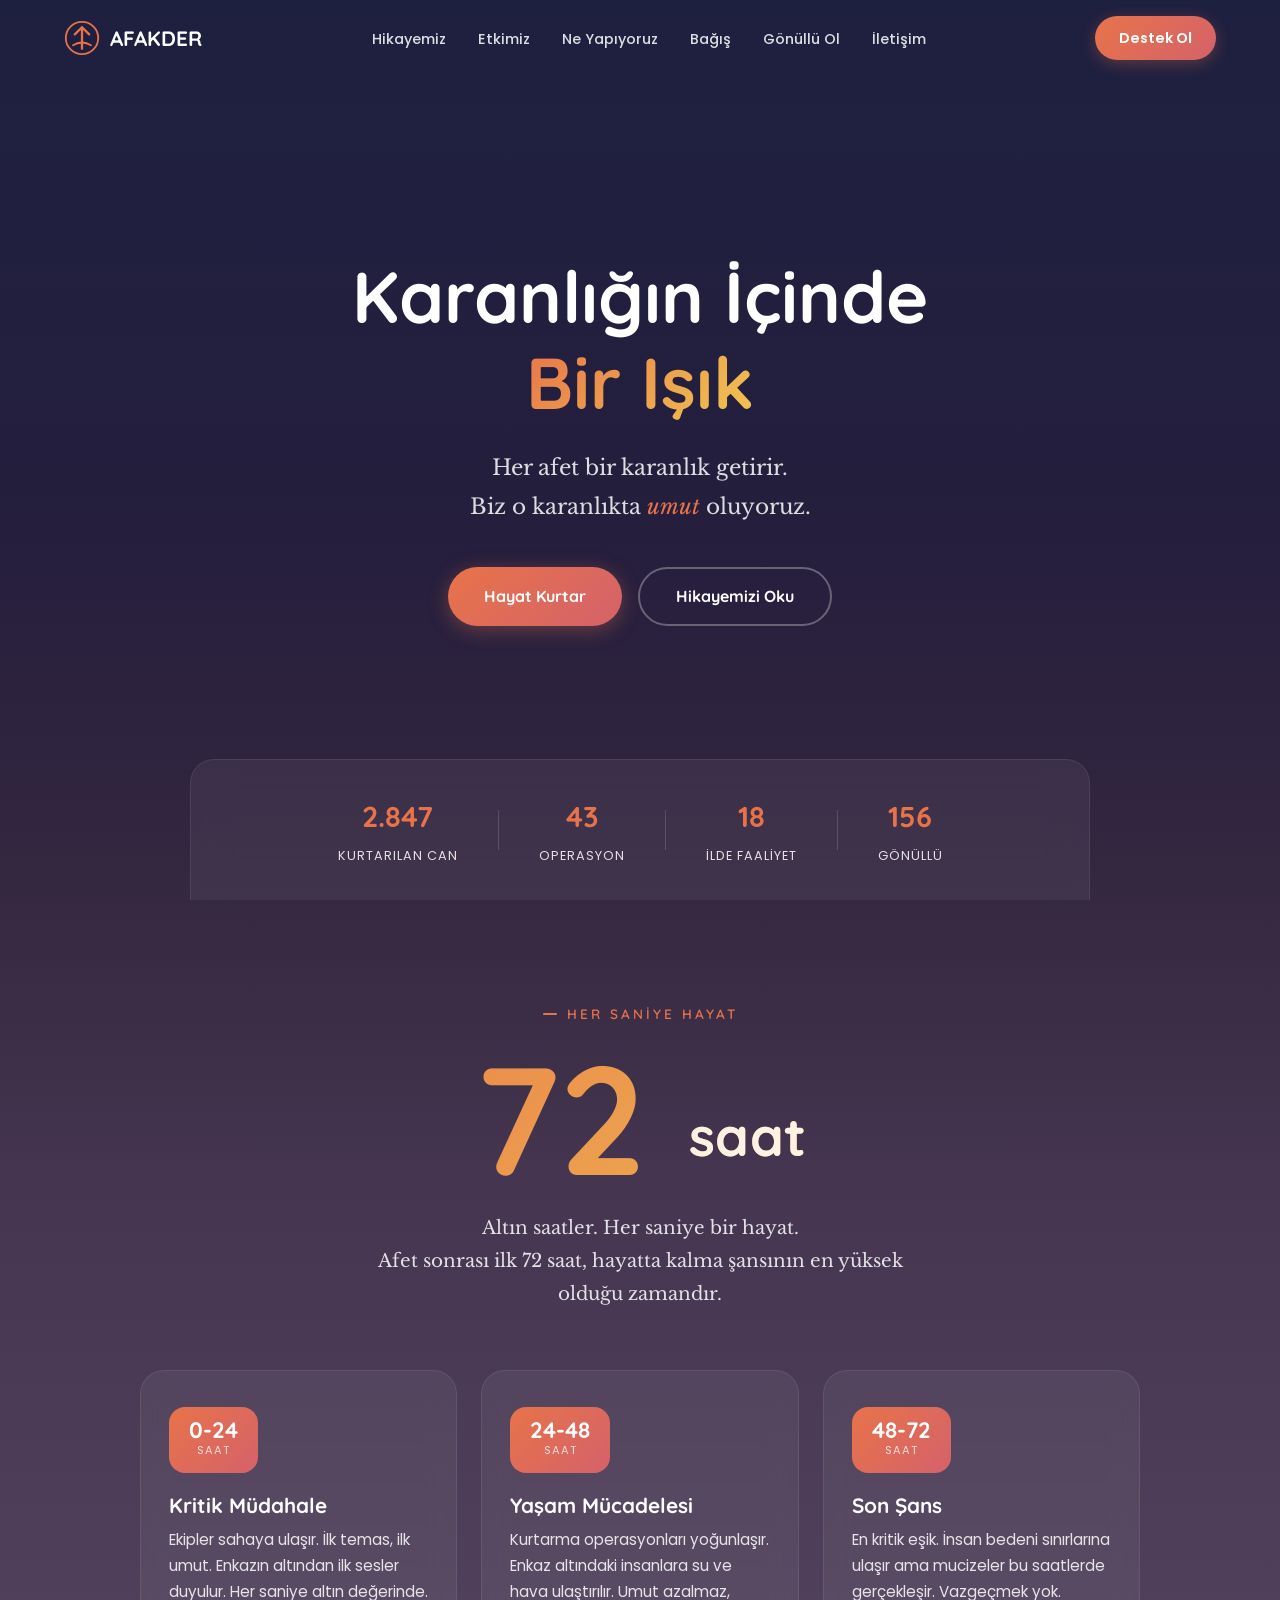
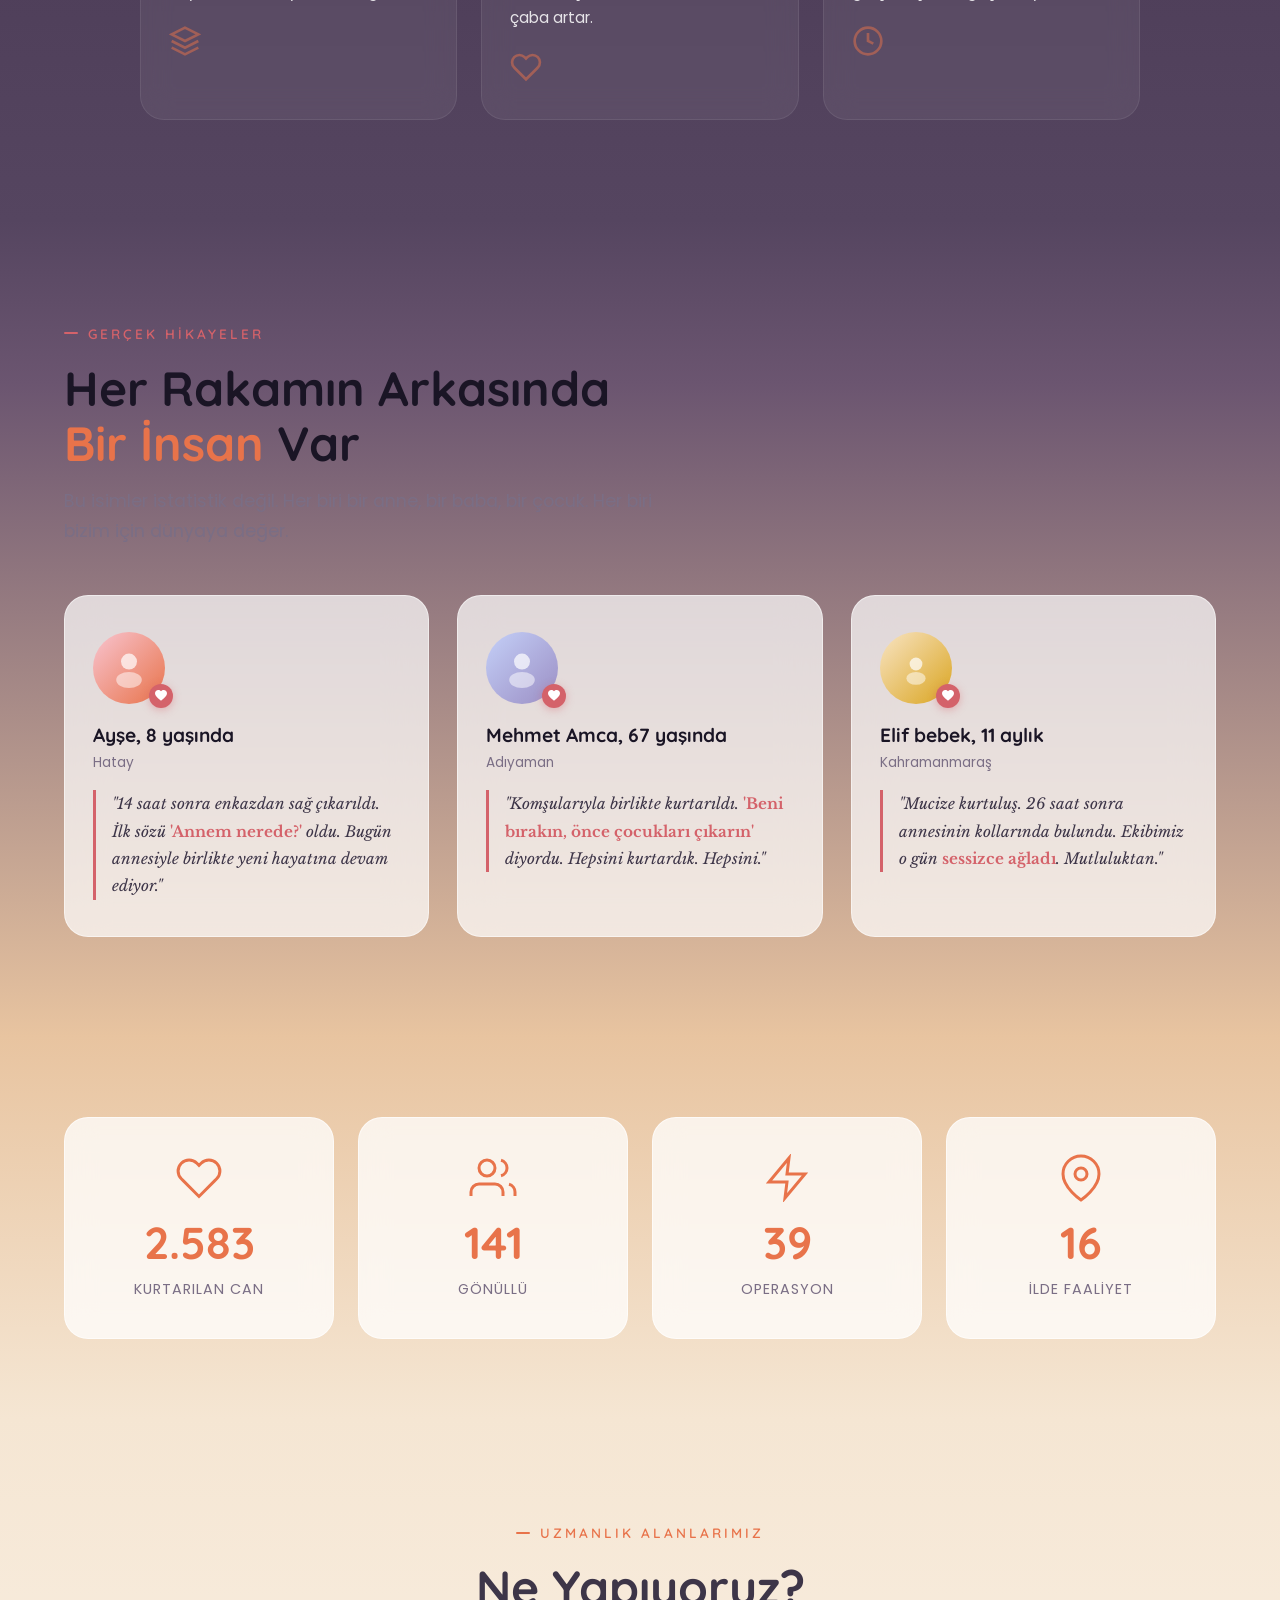
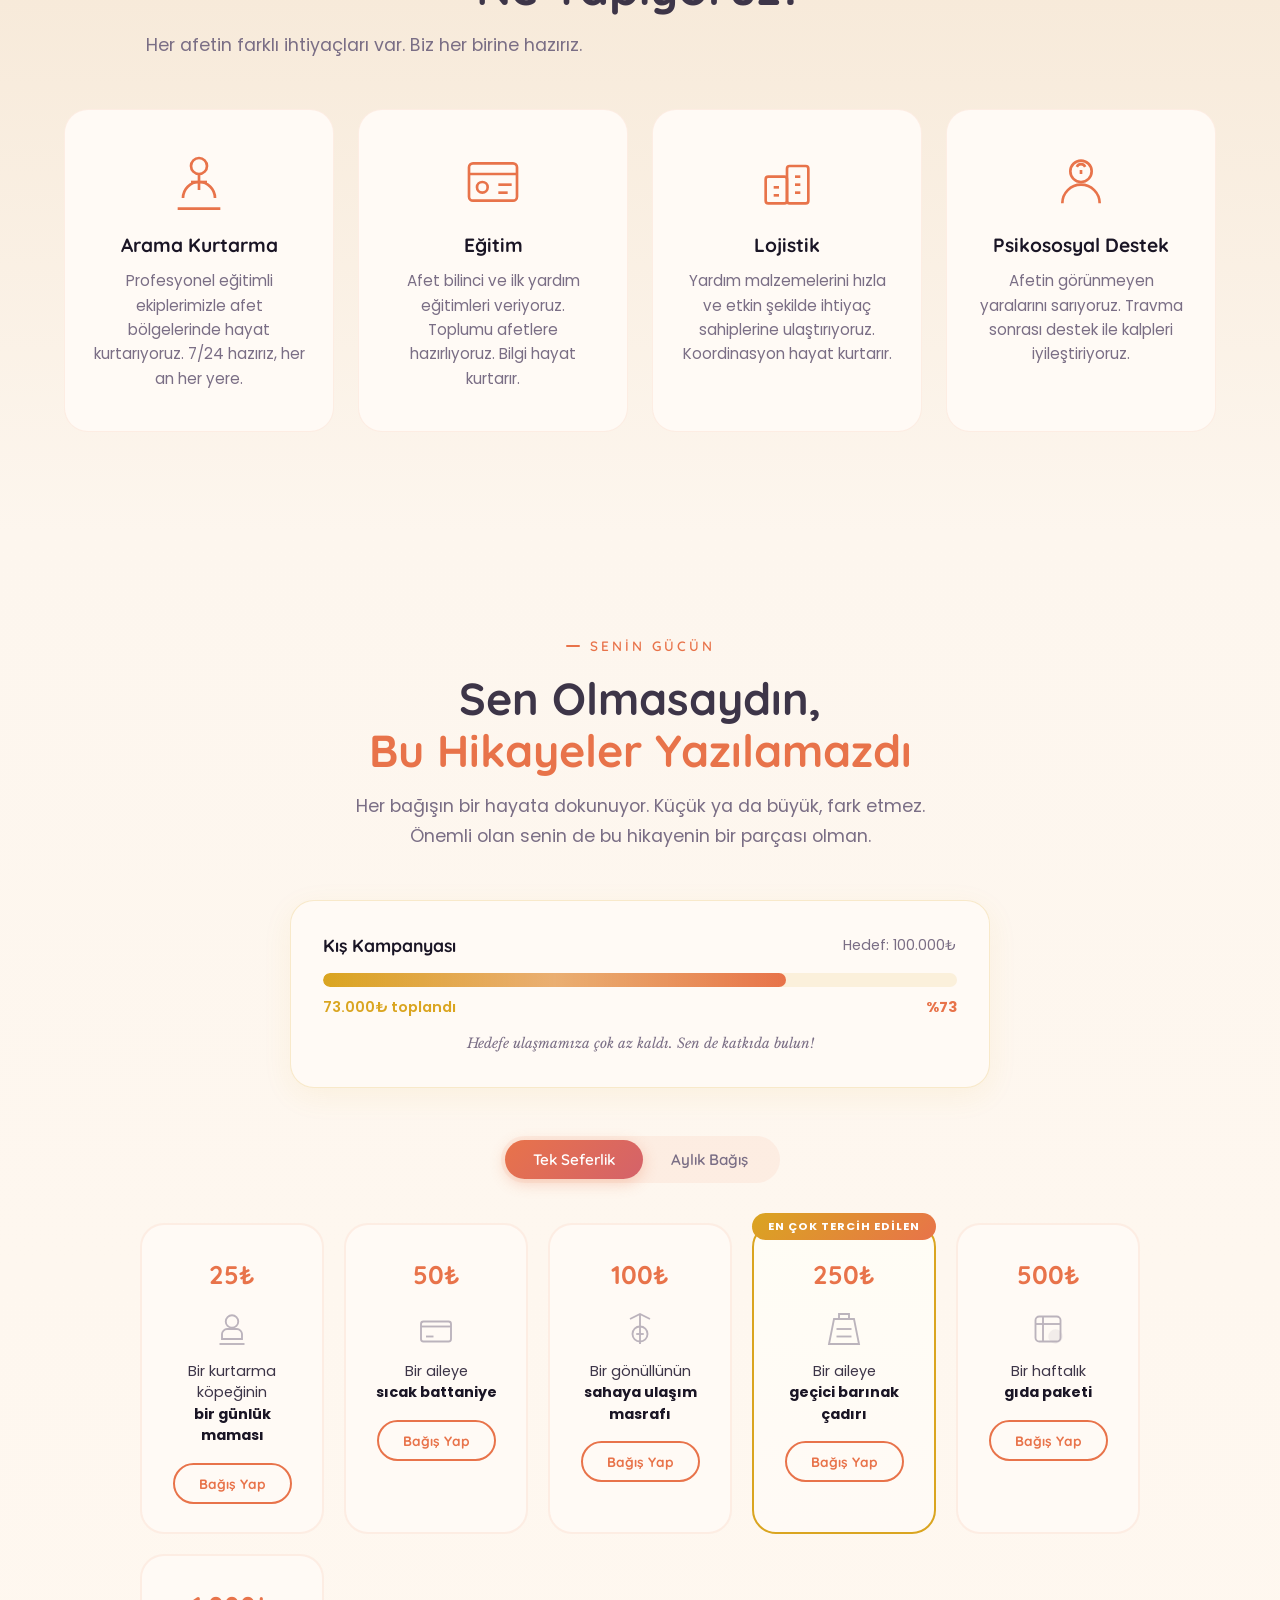
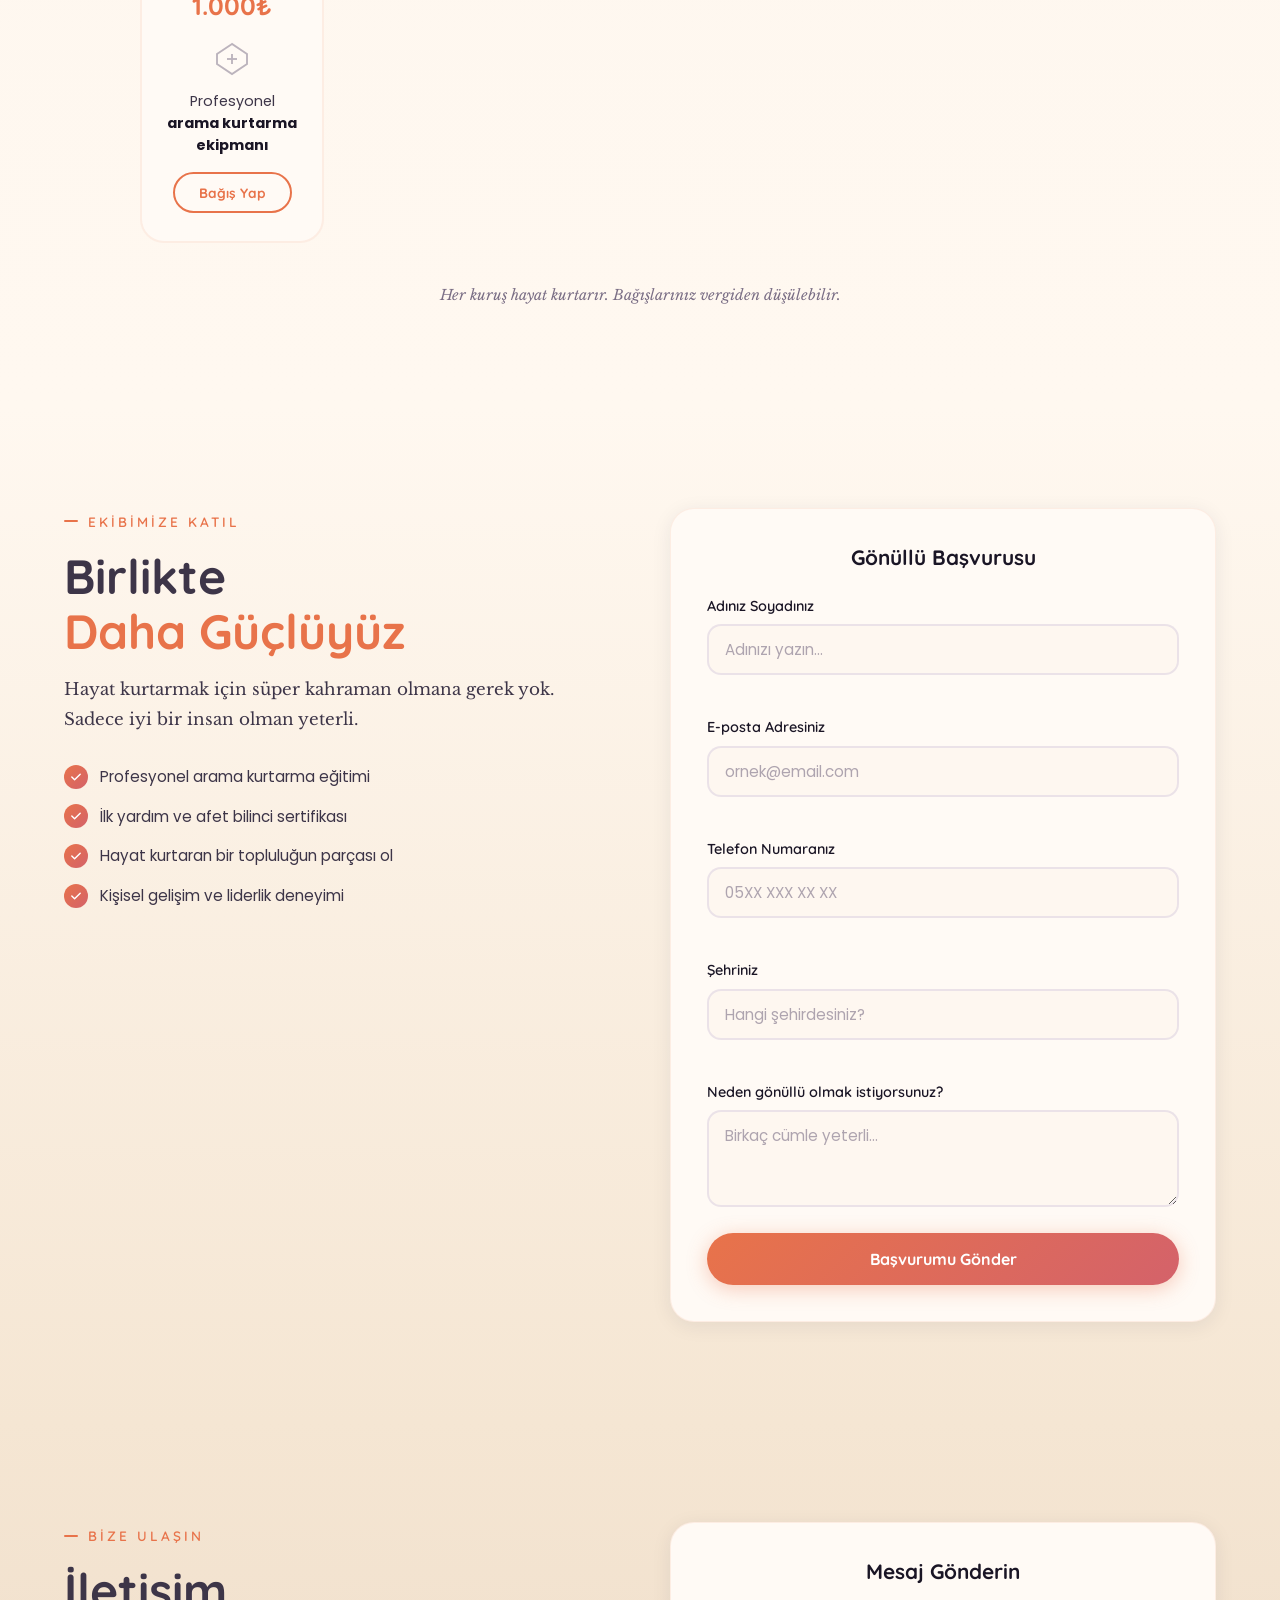
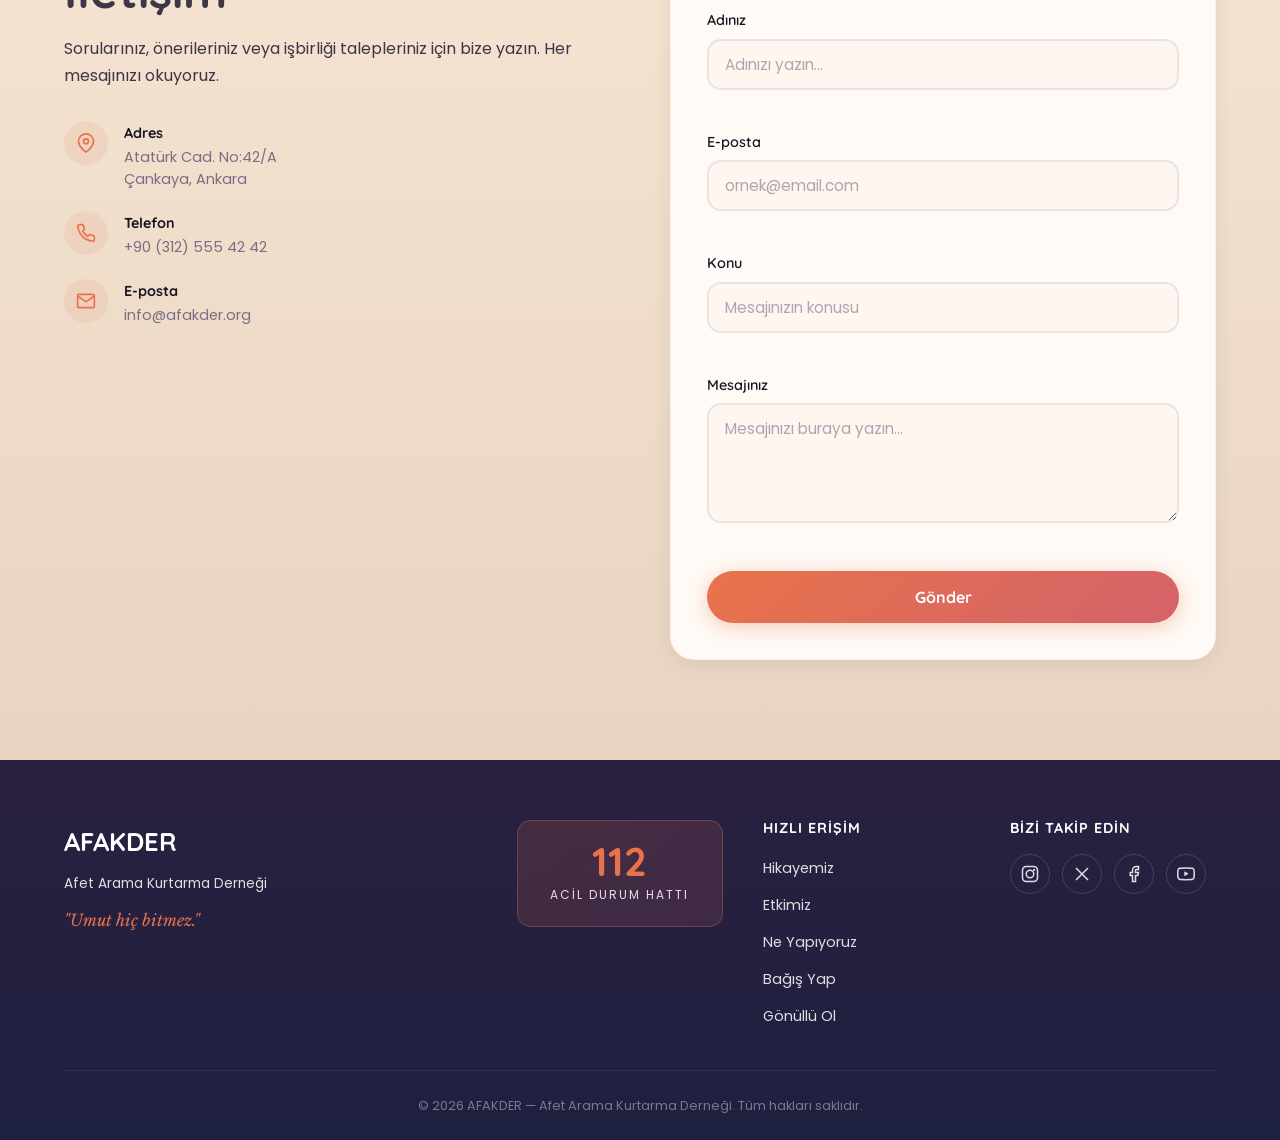
<file: tasarim-6/index.html>
<!DOCTYPE html>
<html lang="tr">
<head>
  <meta charset="UTF-8">
  <meta name="viewport" content="width=device-width, initial-scale=1.0">
  <title>AFAKDER — Afet Arama Kurtarma Derneği</title>
  <meta name="description" content="AFAKDER - Afet Arama Kurtarma Derneği. Karanlığın içinde bir ışık oluyoruz. Her afette umut, her enkaz altında hayat.">
  <link rel="preconnect" href="https://fonts.googleapis.com">
  <link rel="preconnect" href="https://fonts.gstatic.com" crossorigin>
  <link href="https://fonts.googleapis.com/css2?family=Libre+Baskerville:ital,wght@0,400;0,700;1,400&family=Poppins:wght@300;400;500;600;700&family=Quicksand:wght@400;500;600;700&display=swap" rel="stylesheet">
  <link rel="stylesheet" href="style.css">
</head>
<body>

  <!-- PRELOADER -->
  <div id="preloader">
    <div class="preloader-inner">
      <div class="preloader-pulse"></div>
      <p class="preloader-text">umut yükleniyor...</p>
    </div>
  </div>

  <!-- NAVIGATION -->
  <nav id="navbar" class="navbar">
    <div class="nav-container">
      <a href="#" class="nav-logo">
        <span class="logo-icon">
          <svg viewBox="0 0 40 40" fill="none" xmlns="http://www.w3.org/2000/svg">
            <circle cx="20" cy="20" r="18" stroke="currentColor" stroke-width="2"/>
            <path d="M20 8 L20 32 M12 16 L20 8 L28 16" stroke="currentColor" stroke-width="2.5" stroke-linecap="round" stroke-linejoin="round"/>
            <path d="M10 28 Q20 22 30 28" stroke="currentColor" stroke-width="2" stroke-linecap="round"/>
          </svg>
        </span>
        <span class="logo-text">AFAKDER</span>
      </a>
      <ul class="nav-links" id="navLinks">
        <li><a href="#hikaye">Hikayemiz</a></li>
        <li><a href="#etki">Etkimiz</a></li>
        <li><a href="#faaliyetler">Ne Yapıyoruz</a></li>
        <li><a href="#bagis">Bağış</a></li>
        <li><a href="#gonullu">Gönüllü Ol</a></li>
        <li><a href="#iletisim">İletişim</a></li>
      </ul>
      <a href="#bagis" class="nav-cta">Destek Ol</a>
      <button class="mobile-toggle" id="mobileToggle" aria-label="Menüyü aç">
        <span></span><span></span><span></span>
      </button>
    </div>
  </nav>

  <!-- MOBILE MENU -->
  <div class="mobile-menu" id="mobileMenu">
    <div class="mobile-menu-inner">
      <ul class="mobile-links">
        <li><a href="#hikaye">Hikayemiz</a></li>
        <li><a href="#etki">Etkimiz</a></li>
        <li><a href="#faaliyetler">Ne Yapıyoruz</a></li>
        <li><a href="#bagis">Bağış</a></li>
        <li><a href="#gonullu">Gönüllü Ol</a></li>
        <li><a href="#iletisim">İletişim</a></li>
      </ul>
      <a href="#bagis" class="mobile-cta">Destek Ol</a>
    </div>
  </div>

  <!-- HERO — THE CRISIS -->
  <section id="hero" class="hero">
    <div class="hero-bg">
      <!-- Floating ember particles -->
      <div class="particle" style="--x: 10%; --delay: 0s; --duration: 8s; --size: 4px; --opacity: 0.6;"></div>
      <div class="particle" style="--x: 20%; --delay: 1.2s; --duration: 10s; --size: 3px; --opacity: 0.4;"></div>
      <div class="particle" style="--x: 30%; --delay: 0.5s; --duration: 7s; --size: 5px; --opacity: 0.7;"></div>
      <div class="particle" style="--x: 40%; --delay: 2s; --duration: 9s; --size: 3px; --opacity: 0.5;"></div>
      <div class="particle" style="--x: 50%; --delay: 0.8s; --duration: 11s; --size: 6px; --opacity: 0.8;"></div>
      <div class="particle" style="--x: 60%; --delay: 1.5s; --duration: 8s; --size: 4px; --opacity: 0.6;"></div>
      <div class="particle" style="--x: 70%; --delay: 3s; --duration: 10s; --size: 3px; --opacity: 0.4;"></div>
      <div class="particle" style="--x: 80%; --delay: 0.3s; --duration: 7s; --size: 5px; --opacity: 0.7;"></div>
      <div class="particle" style="--x: 90%; --delay: 2.5s; --duration: 9s; --size: 4px; --opacity: 0.5;"></div>
      <div class="particle" style="--x: 15%; --delay: 1s; --duration: 12s; --size: 3px; --opacity: 0.3;"></div>
      <div class="particle" style="--x: 25%; --delay: 3.5s; --duration: 8s; --size: 6px; --opacity: 0.6;"></div>
      <div class="particle" style="--x: 35%; --delay: 0.7s; --duration: 10s; --size: 4px; --opacity: 0.5;"></div>
      <div class="particle" style="--x: 45%; --delay: 2.2s; --duration: 9s; --size: 3px; --opacity: 0.4;"></div>
      <div class="particle" style="--x: 55%; --delay: 1.8s; --duration: 7s; --size: 5px; --opacity: 0.7;"></div>
      <div class="particle" style="--x: 65%; --delay: 0.4s; --duration: 11s; --size: 4px; --opacity: 0.6;"></div>
      <div class="particle" style="--x: 75%; --delay: 2.8s; --duration: 8s; --size: 3px; --opacity: 0.5;"></div>
      <div class="particle" style="--x: 85%; --delay: 1.3s; --duration: 10s; --size: 5px; --opacity: 0.4;"></div>
      <div class="particle" style="--x: 5%; --delay: 3.2s; --duration: 9s; --size: 4px; --opacity: 0.6;"></div>
      <div class="particle" style="--x: 95%; --delay: 0.6s; --duration: 7s; --size: 6px; --opacity: 0.8;"></div>
      <div class="particle" style="--x: 48%; --delay: 1.7s; --duration: 12s; --size: 3px; --opacity: 0.3;"></div>
      <!-- ECG / Heartbeat line -->
      <div class="ecg-container">
        <svg class="ecg-line" viewBox="0 0 1200 100" preserveAspectRatio="none">
          <path class="ecg-path" d="M0,50 L200,50 L220,50 L230,20 L240,80 L250,10 L260,90 L270,50 L290,50 L500,50 L520,50 L530,20 L540,80 L550,10 L560,90 L570,50 L590,50 L800,50 L820,50 L830,20 L840,80 L850,10 L860,90 L870,50 L890,50 L1100,50 L1120,50 L1130,20 L1140,80 L1150,10 L1160,90 L1170,50 L1200,50"/>
        </svg>
      </div>
    </div>
    <div class="hero-content">
      <h1 class="hero-title animate-in">Karanlığın İçinde<br><span class="highlight">Bir Işık</span></h1>
      <p class="hero-subtitle animate-in">Her afet bir karanlık getirir.<br>Biz o karanlıkta <em>umut</em> oluyoruz.</p>
      <div class="hero-actions animate-in">
        <a href="#bagis" class="btn btn-primary btn-glow">Hayat Kurtar</a>
        <a href="#hikaye" class="btn btn-outline">Hikayemizi Oku</a>
      </div>
    </div>
    <div class="stats-ribbon">
      <div class="stat-item">
        <span class="stat-number">2.847</span>
        <span class="stat-label">Kurtarılan Can</span>
      </div>
      <div class="stat-divider"></div>
      <div class="stat-item">
        <span class="stat-number">43</span>
        <span class="stat-label">Operasyon</span>
      </div>
      <div class="stat-divider"></div>
      <div class="stat-item">
        <span class="stat-number">18</span>
        <span class="stat-label">İlde Faaliyet</span>
      </div>
      <div class="stat-divider"></div>
      <div class="stat-item">
        <span class="stat-number">156</span>
        <span class="stat-label">Gönüllü</span>
      </div>
    </div>
  </section>

  <!-- HİKAYE — THE RESPONSE -->
  <section id="hikaye" class="section section-response">
    <div class="container">
      <div class="response-header">
        <span class="section-tag">Her Saniye Hayat</span>
        <h2 class="mega-number">72 <span class="mega-unit">saat</span></h2>
        <p class="response-subtitle">Altın saatler. Her saniye bir hayat.<br>Afet sonrası ilk 72 saat, hayatta kalma şansının en yüksek olduğu zamandır.</p>
      </div>
      <div class="timeline-cards">
        <div class="timeline-card" data-animate>
          <div class="timeline-badge">
            <span class="timeline-hour">0-24</span>
            <span class="timeline-label">saat</span>
          </div>
          <div class="timeline-content">
            <h3>Kritik Müdahale</h3>
            <p>Ekipler sahaya ulaşır. İlk temas, ilk umut. Enkazın altından ilk sesler duyulur. Her saniye altın değerinde.</p>
            <div class="timeline-icon">
              <svg viewBox="0 0 24 24" fill="none" stroke="currentColor" stroke-width="2">
                <path d="M12 2L2 7l10 5 10-5-10-5z"/><path d="M2 17l10 5 10-5"/><path d="M2 12l10 5 10-5"/>
              </svg>
            </div>
          </div>
        </div>
        <div class="timeline-card" data-animate>
          <div class="timeline-badge">
            <span class="timeline-hour">24-48</span>
            <span class="timeline-label">saat</span>
          </div>
          <div class="timeline-content">
            <h3>Yaşam Mücadelesi</h3>
            <p>Kurtarma operasyonları yoğunlaşır. Enkaz altındaki insanlara su ve hava ulaştırılır. Umut azalmaz, çaba artar.</p>
            <div class="timeline-icon">
              <svg viewBox="0 0 24 24" fill="none" stroke="currentColor" stroke-width="2">
                <path d="M20.84 4.61a5.5 5.5 0 0 0-7.78 0L12 5.67l-1.06-1.06a5.5 5.5 0 0 0-7.78 7.78l1.06 1.06L12 21.23l7.78-7.78 1.06-1.06a5.5 5.5 0 0 0 0-7.78z"/>
              </svg>
            </div>
          </div>
        </div>
        <div class="timeline-card" data-animate>
          <div class="timeline-badge">
            <span class="timeline-hour">48-72</span>
            <span class="timeline-label">saat</span>
          </div>
          <div class="timeline-content">
            <h3>Son Şans</h3>
            <p>En kritik eşik. İnsan bedeni sınırlarına ulaşır ama mucizeler bu saatlerde gerçekleşir. Vazgeçmek yok.</p>
            <div class="timeline-icon">
              <svg viewBox="0 0 24 24" fill="none" stroke="currentColor" stroke-width="2">
                <circle cx="12" cy="12" r="10"/><polyline points="12 6 12 12 16 14"/>
              </svg>
            </div>
          </div>
        </div>
      </div>
    </div>
  </section>

  <!-- ETKİ — THE IMPACT -->
  <section id="etki" class="section section-impact">
    <div class="container">
      <span class="section-tag">Gerçek Hikayeler</span>
      <h2 class="section-title">Her Rakamın Arkasında<br><span class="highlight">Bir İnsan</span> Var</h2>
      <p class="section-desc">Bu isimler istatistik değil. Her biri bir anne, bir baba, bir çocuk. Her biri bizim için dünyaya değer.</p>

      <div class="story-grid">
        <div class="story-card" data-animate>
          <div class="story-avatar">
            <div class="avatar-circle avatar-1">
              <svg viewBox="0 0 60 60" fill="none">
                <circle cx="30" cy="22" r="10" fill="currentColor" opacity="0.7"/>
                <ellipse cx="30" cy="45" rx="16" ry="10" fill="currentColor" opacity="0.5"/>
              </svg>
            </div>
            <span class="story-heart">
              <svg viewBox="0 0 20 20" fill="currentColor"><path d="M10 18l-1.45-1.32C3.4 12.36 0 9.28 0 5.5 0 2.42 2.42 0 5.5 0 7.24 0 8.91.81 10 2.09 11.09.81 12.76 0 14.5 0 17.58 0 20 2.42 20 5.5c0 3.78-3.4 6.86-8.55 11.18L10 18z"/></svg>
            </span>
          </div>
          <div class="story-body">
            <h3 class="story-name">Ayşe, 8 yaşında</h3>
            <span class="story-location">Hatay</span>
            <blockquote class="story-quote">
              "14 saat sonra enkazdan sağ çıkarıldı. İlk sözü <em>'Annem nerede?'</em> oldu. Bugün annesiyle birlikte yeni hayatına devam ediyor."
            </blockquote>
          </div>
        </div>

        <div class="story-card" data-animate>
          <div class="story-avatar">
            <div class="avatar-circle avatar-2">
              <svg viewBox="0 0 60 60" fill="none">
                <circle cx="30" cy="22" r="10" fill="currentColor" opacity="0.7"/>
                <ellipse cx="30" cy="45" rx="16" ry="10" fill="currentColor" opacity="0.5"/>
              </svg>
            </div>
            <span class="story-heart">
              <svg viewBox="0 0 20 20" fill="currentColor"><path d="M10 18l-1.45-1.32C3.4 12.36 0 9.28 0 5.5 0 2.42 2.42 0 5.5 0 7.24 0 8.91.81 10 2.09 11.09.81 12.76 0 14.5 0 17.58 0 20 2.42 20 5.5c0 3.78-3.4 6.86-8.55 11.18L10 18z"/></svg>
            </span>
          </div>
          <div class="story-body">
            <h3 class="story-name">Mehmet Amca, 67 yaşında</h3>
            <span class="story-location">Adıyaman</span>
            <blockquote class="story-quote">
              "Komşularıyla birlikte kurtarıldı. <em>'Beni bırakın, önce çocukları çıkarın'</em> diyordu. Hepsini kurtardık. Hepsini."
            </blockquote>
          </div>
        </div>

        <div class="story-card" data-animate>
          <div class="story-avatar">
            <div class="avatar-circle avatar-3">
              <svg viewBox="0 0 60 60" fill="none">
                <circle cx="30" cy="25" r="8" fill="currentColor" opacity="0.7"/>
                <ellipse cx="30" cy="43" rx="12" ry="8" fill="currentColor" opacity="0.5"/>
              </svg>
            </div>
            <span class="story-heart">
              <svg viewBox="0 0 20 20" fill="currentColor"><path d="M10 18l-1.45-1.32C3.4 12.36 0 9.28 0 5.5 0 2.42 2.42 0 5.5 0 7.24 0 8.91.81 10 2.09 11.09.81 12.76 0 14.5 0 17.58 0 20 2.42 20 5.5c0 3.78-3.4 6.86-8.55 11.18L10 18z"/></svg>
            </span>
          </div>
          <div class="story-body">
            <h3 class="story-name">Elif bebek, 11 aylık</h3>
            <span class="story-location">Kahramanmaraş</span>
            <blockquote class="story-quote">
              "Mucize kurtuluş. 26 saat sonra annesinin kollarında bulundu. Ekibimiz o gün <em>sessizce ağladı</em>. Mutluluktan."
            </blockquote>
          </div>
        </div>
      </div>
    </div>
  </section>

  <!-- RAKAMLAR — THE IMPACT continued -->
  <section id="rakamlar" class="section section-numbers">
    <div class="container">
      <div class="numbers-grid">
        <div class="number-box" data-animate>
          <div class="number-icon">
            <svg viewBox="0 0 24 24" fill="none" stroke="currentColor" stroke-width="1.5">
              <path d="M20.84 4.61a5.5 5.5 0 0 0-7.78 0L12 5.67l-1.06-1.06a5.5 5.5 0 0 0-7.78 7.78l1.06 1.06L12 21.23l7.78-7.78 1.06-1.06a5.5 5.5 0 0 0 0-7.78z"/>
            </svg>
          </div>
          <span class="number-value" data-target="2847">0</span>
          <span class="number-label">Kurtarılan Can</span>
        </div>
        <div class="number-box" data-animate>
          <div class="number-icon">
            <svg viewBox="0 0 24 24" fill="none" stroke="currentColor" stroke-width="1.5">
              <path d="M17 21v-2a4 4 0 0 0-4-4H5a4 4 0 0 0-4 4v2"/><circle cx="9" cy="7" r="4"/><path d="M23 21v-2a4 4 0 0 0-3-3.87"/><path d="M16 3.13a4 4 0 0 1 0 7.75"/>
            </svg>
          </div>
          <span class="number-value" data-target="156">0</span>
          <span class="number-label">Gönüllü</span>
        </div>
        <div class="number-box" data-animate>
          <div class="number-icon">
            <svg viewBox="0 0 24 24" fill="none" stroke="currentColor" stroke-width="1.5">
              <polygon points="13 2 3 14 12 14 11 22 21 10 12 10 13 2"/>
            </svg>
          </div>
          <span class="number-value" data-target="43">0</span>
          <span class="number-label">Operasyon</span>
        </div>
        <div class="number-box" data-animate>
          <div class="number-icon">
            <svg viewBox="0 0 24 24" fill="none" stroke="currentColor" stroke-width="1.5">
              <path d="M21 10c0 7-9 13-9 13s-9-6-9-13a9 9 0 0 1 18 0z"/><circle cx="12" cy="10" r="3"/>
            </svg>
          </div>
          <span class="number-value" data-target="18">0</span>
          <span class="number-label">İlde Faaliyet</span>
        </div>
      </div>
    </div>
  </section>

  <!-- NE YAPIYORUZ — Faaliyetler -->
  <section id="faaliyetler" class="section section-activities">
    <div class="container">
      <span class="section-tag">Uzmanlık Alanlarımız</span>
      <h2 class="section-title">Ne Yapıyoruz?</h2>
      <p class="section-desc">Her afetin farklı ihtiyaçları var. Biz her birine hazırız.</p>

      <div class="activities-grid">
        <div class="activity-card" data-animate>
          <div class="activity-icon">
            <svg viewBox="0 0 48 48" fill="none" stroke="currentColor" stroke-width="2">
              <circle cx="24" cy="12" r="6"/><path d="M24 18v12"/><path d="M18 24h12"/><path d="M12 36c0-6.63 5.37-12 12-12s12 5.37 12 12"/><path d="M8 44h32"/>
            </svg>
          </div>
          <h3>Arama Kurtarma</h3>
          <p>Profesyonel eğitimli ekiplerimizle afet bölgelerinde hayat kurtarıyoruz. 7/24 hazırız, her an her yere.</p>
        </div>
        <div class="activity-card" data-animate>
          <div class="activity-icon">
            <svg viewBox="0 0 48 48" fill="none" stroke="currentColor" stroke-width="2">
              <rect x="6" y="10" width="36" height="28" rx="3"/><path d="M6 18h36"/><circle cx="16" cy="28" r="4"/><path d="M28 26h10"/><path d="M28 32h7"/>
            </svg>
          </div>
          <h3>Eğitim</h3>
          <p>Afet bilinci ve ilk yardım eğitimleri veriyoruz. Toplumu afetlere hazırlıyoruz. Bilgi hayat kurtarır.</p>
        </div>
        <div class="activity-card" data-animate>
          <div class="activity-icon">
            <svg viewBox="0 0 48 48" fill="none" stroke="currentColor" stroke-width="2">
              <rect x="8" y="20" width="16" height="20" rx="2"/><rect x="24" y="12" width="16" height="28" rx="2"/><path d="M14 28h4"/><path d="M14 34h4"/><path d="M30 20h4"/><path d="M30 26h4"/><path d="M30 32h4"/>
            </svg>
          </div>
          <h3>Lojistik</h3>
          <p>Yardım malzemelerini hızla ve etkin şekilde ihtiyaç sahiplerine ulaştırıyoruz. Koordinasyon hayat kurtarır.</p>
        </div>
        <div class="activity-card" data-animate>
          <div class="activity-icon">
            <svg viewBox="0 0 48 48" fill="none" stroke="currentColor" stroke-width="2">
              <circle cx="24" cy="16" r="8"/><path d="M10 40c0-7.73 6.27-14 14-14s14 6.27 14 14"/><path d="M20.84 12.61a3.5 3.5 0 0 1 6.32 0"/><path d="M24 15v3"/>
            </svg>
          </div>
          <h3>Psikososyal Destek</h3>
          <p>Afetin görünmeyen yaralarını sarıyoruz. Travma sonrası destek ile kalpleri iyileştiriyoruz.</p>
        </div>
      </div>
    </div>
  </section>

  <!-- BAĞIŞ — YOUR PART -->
  <section id="bagis" class="section section-donate">
    <div class="container">
      <div class="donate-header">
        <span class="section-tag">Senin Gücün</span>
        <h2 class="section-title donate-title">Sen Olmasaydın,<br><span class="highlight">Bu Hikayeler Yazılamazdı</span></h2>
        <p class="section-desc">Her bağışın bir hayata dokunuyor. Küçük ya da büyük, fark etmez. Önemli olan senin de bu hikayenin bir parçası olman.</p>
      </div>

      <!-- Donation Progress -->
      <div class="donation-progress-wrapper" data-animate>
        <div class="progress-header">
          <h3 class="progress-title">Kış Kampanyası</h3>
          <span class="progress-target">Hedef: 100.000₺</span>
        </div>
        <div class="progress-bar-container">
          <div class="progress-bar" data-progress="73">
            <div class="progress-fill"></div>
            <div class="progress-glow"></div>
          </div>
          <div class="progress-info">
            <span class="progress-amount">73.000₺ toplandı</span>
            <span class="progress-percent">%73</span>
          </div>
        </div>
        <p class="progress-note">Hedefe ulaşmamıza çok az kaldı. Sen de katkıda bulun!</p>
      </div>

      <!-- Toggle -->
      <div class="donate-toggle">
        <button class="toggle-btn active" data-type="once">Tek Seferlik</button>
        <button class="toggle-btn" data-type="aylik">Aylık Bağış</button>
      </div>

      <!-- Impact Cards -->
      <div class="impact-grid">
        <div class="impact-card" data-amount="25" data-animate>
          <span class="impact-amount">25₺</span>
          <div class="impact-icon">
            <svg viewBox="0 0 32 32" fill="none" stroke="currentColor" stroke-width="1.5">
              <path d="M8 20c0-2 2-4 4-4h8c2 0 4 2 4 4v4H8v-4z"/><circle cx="16" cy="10" r="5"/><path d="M6 28h20"/>
            </svg>
          </div>
          <p class="impact-desc">Bir kurtarma köpeğinin<br><strong>bir günlük maması</strong></p>
          <button class="impact-btn">Bağış Yap</button>
        </div>
        <div class="impact-card" data-amount="50" data-animate>
          <span class="impact-amount">50₺</span>
          <div class="impact-icon">
            <svg viewBox="0 0 32 32" fill="none" stroke="currentColor" stroke-width="1.5">
              <rect x="4" y="10" width="24" height="16" rx="2"/><path d="M4 14h24"/><path d="M8 22h6"/>
            </svg>
          </div>
          <p class="impact-desc">Bir aileye<br><strong>sıcak battaniye</strong></p>
          <button class="impact-btn">Bağış Yap</button>
        </div>
        <div class="impact-card" data-amount="100" data-animate>
          <span class="impact-amount">100₺</span>
          <div class="impact-icon">
            <svg viewBox="0 0 32 32" fill="none" stroke="currentColor" stroke-width="1.5">
              <path d="M16 4v24"/><path d="M8 8l8-4 8 4"/><circle cx="16" cy="20" r="6"/><path d="M13 20h6"/>
            </svg>
          </div>
          <p class="impact-desc">Bir gönüllünün<br><strong>sahaya ulaşım masrafı</strong></p>
          <button class="impact-btn">Bağış Yap</button>
        </div>
        <div class="impact-card featured" data-amount="250" data-animate>
          <span class="impact-badge">En Çok Tercih Edilen</span>
          <span class="impact-amount">250₺</span>
          <div class="impact-icon">
            <svg viewBox="0 0 32 32" fill="none" stroke="currentColor" stroke-width="1.5">
              <path d="M4 28L8 8h16l4 20H4z"/><path d="M12 8V4h8v4"/><path d="M10 16h12"/><path d="M10 22h12"/>
            </svg>
          </div>
          <p class="impact-desc">Bir aileye<br><strong>geçici barınak çadırı</strong></p>
          <button class="impact-btn">Bağış Yap</button>
        </div>
        <div class="impact-card" data-amount="500" data-animate>
          <span class="impact-amount">500₺</span>
          <div class="impact-icon">
            <svg viewBox="0 0 32 32" fill="none" stroke="currentColor" stroke-width="1.5">
              <rect x="6" y="6" width="20" height="20" rx="3"/><path d="M6 12h20"/><path d="M12 6v20"/><circle cx="22" cy="22" r="5" fill="currentColor" opacity="0.2"/>
            </svg>
          </div>
          <p class="impact-desc">Bir haftalık<br><strong>gıda paketi</strong></p>
          <button class="impact-btn">Bağış Yap</button>
        </div>
        <div class="impact-card" data-amount="1000" data-animate>
          <span class="impact-amount">1.000₺</span>
          <div class="impact-icon">
            <svg viewBox="0 0 32 32" fill="none" stroke="currentColor" stroke-width="1.5">
              <path d="M16 4L4 12v8l12 8 12-8v-8L16 4z"/><path d="M16 12v8"/><path d="M12 16h8"/>
            </svg>
          </div>
          <p class="impact-desc">Profesyonel<br><strong>arama kurtarma ekipmanı</strong></p>
          <button class="impact-btn">Bağış Yap</button>
        </div>
      </div>

      <p class="donate-note">Her kuruş hayat kurtarır. Bağışlarınız vergiden düşülebilir.</p>
    </div>
  </section>

  <!-- GÖNÜLLÜ OL -->
  <section id="gonullu" class="section section-volunteer">
    <div class="container">
      <div class="volunteer-wrapper">
        <div class="volunteer-info">
          <span class="section-tag">Ekibimize Katıl</span>
          <h2 class="section-title">Birlikte<br><span class="highlight">Daha Güçlüyüz</span></h2>
          <p class="volunteer-desc">Hayat kurtarmak için süper kahraman olmana gerek yok. Sadece iyi bir insan olman yeterli.</p>
          <ul class="volunteer-benefits">
            <li>
              <span class="benefit-icon">
                <svg viewBox="0 0 20 20" fill="currentColor"><path d="M16.707 5.293a1 1 0 010 1.414l-8 8a1 1 0 01-1.414 0l-4-4a1 1 0 011.414-1.414L8 12.586l7.293-7.293a1 1 0 011.414 0z"/></svg>
              </span>
              Profesyonel arama kurtarma eğitimi
            </li>
            <li>
              <span class="benefit-icon">
                <svg viewBox="0 0 20 20" fill="currentColor"><path d="M16.707 5.293a1 1 0 010 1.414l-8 8a1 1 0 01-1.414 0l-4-4a1 1 0 011.414-1.414L8 12.586l7.293-7.293a1 1 0 011.414 0z"/></svg>
              </span>
              İlk yardım ve afet bilinci sertifikası
            </li>
            <li>
              <span class="benefit-icon">
                <svg viewBox="0 0 20 20" fill="currentColor"><path d="M16.707 5.293a1 1 0 010 1.414l-8 8a1 1 0 01-1.414 0l-4-4a1 1 0 011.414-1.414L8 12.586l7.293-7.293a1 1 0 011.414 0z"/></svg>
              </span>
              Hayat kurtaran bir topluluğun parçası ol
            </li>
            <li>
              <span class="benefit-icon">
                <svg viewBox="0 0 20 20" fill="currentColor"><path d="M16.707 5.293a1 1 0 010 1.414l-8 8a1 1 0 01-1.414 0l-4-4a1 1 0 011.414-1.414L8 12.586l7.293-7.293a1 1 0 011.414 0z"/></svg>
              </span>
              Kişisel gelişim ve liderlik deneyimi
            </li>
          </ul>
        </div>
        <div class="volunteer-form-wrapper">
          <form id="volunteerForm" class="warm-form" novalidate>
            <h3 class="form-title">Gönüllü Başvurusu</h3>
            <div class="form-group">
              <label for="vName">Adınız Soyadınız</label>
              <input type="text" id="vName" name="name" placeholder="Adınızı yazın..." required>
              <span class="form-error"></span>
            </div>
            <div class="form-group">
              <label for="vEmail">E-posta Adresiniz</label>
              <input type="email" id="vEmail" name="email" placeholder="ornek@email.com" required>
              <span class="form-error"></span>
            </div>
            <div class="form-group">
              <label for="vPhone">Telefon Numaranız</label>
              <input type="tel" id="vPhone" name="phone" placeholder="05XX XXX XX XX" required>
              <span class="form-error"></span>
            </div>
            <div class="form-group">
              <label for="vCity">Şehriniz</label>
              <input type="text" id="vCity" name="city" placeholder="Hangi şehirdesiniz?" required>
              <span class="form-error"></span>
            </div>
            <div class="form-group">
              <label for="vMessage">Neden gönüllü olmak istiyorsunuz?</label>
              <textarea id="vMessage" name="message" rows="3" placeholder="Birkaç cümle yeterli..."></textarea>
            </div>
            <button type="submit" class="btn btn-primary btn-full">Başvurumu Gönder</button>
          </form>
        </div>
      </div>
    </div>
  </section>

  <!-- İLETİŞİM -->
  <section id="iletisim" class="section section-contact">
    <div class="container">
      <div class="contact-wrapper">
        <div class="contact-info">
          <span class="section-tag">Bize Ulaşın</span>
          <h2 class="section-title">İletişim</h2>
          <p class="contact-desc">Sorularınız, önerileriniz veya işbirliği talepleriniz için bize yazın. Her mesajınızı okuyoruz.</p>
          <div class="contact-details">
            <div class="contact-item">
              <div class="contact-icon">
                <svg viewBox="0 0 24 24" fill="none" stroke="currentColor" stroke-width="2">
                  <path d="M21 10c0 7-9 13-9 13s-9-6-9-13a9 9 0 0 1 18 0z"/><circle cx="12" cy="10" r="3"/>
                </svg>
              </div>
              <div>
                <strong>Adres</strong>
                <p>Atatürk Cad. No:42/A<br>Çankaya, Ankara</p>
              </div>
            </div>
            <div class="contact-item">
              <div class="contact-icon">
                <svg viewBox="0 0 24 24" fill="none" stroke="currentColor" stroke-width="2">
                  <path d="M22 16.92v3a2 2 0 0 1-2.18 2 19.79 19.79 0 0 1-8.63-3.07 19.5 19.5 0 0 1-6-6 19.79 19.79 0 0 1-3.07-8.67A2 2 0 0 1 4.11 2h3a2 2 0 0 1 2 1.72 12.84 12.84 0 0 0 .7 2.81 2 2 0 0 1-.45 2.11L8.09 9.91a16 16 0 0 0 6 6l1.27-1.27a2 2 0 0 1 2.11-.45 12.84 12.84 0 0 0 2.81.7A2 2 0 0 1 22 16.92z"/>
                </svg>
              </div>
              <div>
                <strong>Telefon</strong>
                <p>+90 (312) 555 42 42</p>
              </div>
            </div>
            <div class="contact-item">
              <div class="contact-icon">
                <svg viewBox="0 0 24 24" fill="none" stroke="currentColor" stroke-width="2">
                  <path d="M4 4h16c1.1 0 2 .9 2 2v12c0 1.1-.9 2-2 2H4c-1.1 0-2-.9-2-2V6c0-1.1.9-2 2-2z"/><polyline points="22,6 12,13 2,6"/>
                </svg>
              </div>
              <div>
                <strong>E-posta</strong>
                <p>info@afakder.org</p>
              </div>
            </div>
          </div>
        </div>
        <div class="contact-form-wrapper">
          <form id="contactForm" class="warm-form" novalidate>
            <h3 class="form-title">Mesaj Gönderin</h3>
            <div class="form-group">
              <label for="cName">Adınız</label>
              <input type="text" id="cName" name="name" placeholder="Adınızı yazın..." required>
              <span class="form-error"></span>
            </div>
            <div class="form-group">
              <label for="cEmail">E-posta</label>
              <input type="email" id="cEmail" name="email" placeholder="ornek@email.com" required>
              <span class="form-error"></span>
            </div>
            <div class="form-group">
              <label for="cSubject">Konu</label>
              <input type="text" id="cSubject" name="subject" placeholder="Mesajınızın konusu" required>
              <span class="form-error"></span>
            </div>
            <div class="form-group">
              <label for="cMessage">Mesajınız</label>
              <textarea id="cMessage" name="message" rows="4" placeholder="Mesajınızı buraya yazın..." required></textarea>
              <span class="form-error"></span>
            </div>
            <button type="submit" class="btn btn-primary btn-full">Gönder</button>
          </form>
        </div>
      </div>
    </div>
  </section>

  <!-- FOOTER -->
  <footer class="footer">
    <div class="container">
      <div class="footer-top">
        <div class="footer-brand">
          <span class="footer-logo">AFAKDER</span>
          <p class="footer-tagline">Afet Arama Kurtarma Derneği</p>
          <p class="footer-motto">"Umut hiç bitmez."</p>
        </div>
        <div class="footer-emergency">
          <div class="emergency-badge">
            <span class="emergency-number">112</span>
            <span class="emergency-text">Acil Durum Hattı</span>
          </div>
        </div>
        <div class="footer-links">
          <h4>Hızlı Erişim</h4>
          <ul>
            <li><a href="#hikaye">Hikayemiz</a></li>
            <li><a href="#etki">Etkimiz</a></li>
            <li><a href="#faaliyetler">Ne Yapıyoruz</a></li>
            <li><a href="#bagis">Bağış Yap</a></li>
            <li><a href="#gonullu">Gönüllü Ol</a></li>
          </ul>
        </div>
        <div class="footer-social">
          <h4>Bizi Takip Edin</h4>
          <div class="social-links">
            <a href="#" class="social-link" aria-label="Instagram">
              <svg viewBox="0 0 24 24" fill="none" stroke="currentColor" stroke-width="2"><rect x="2" y="2" width="20" height="20" rx="5"/><circle cx="12" cy="12" r="5"/><circle cx="17.5" cy="6.5" r="1.5" fill="currentColor" stroke="none"/></svg>
            </a>
            <a href="#" class="social-link" aria-label="Twitter/X">
              <svg viewBox="0 0 24 24" fill="none" stroke="currentColor" stroke-width="2"><path d="M4 4l16 16M20 4L4 20"/></svg>
            </a>
            <a href="#" class="social-link" aria-label="Facebook">
              <svg viewBox="0 0 24 24" fill="none" stroke="currentColor" stroke-width="2"><path d="M18 2h-3a5 5 0 0 0-5 5v3H7v4h3v8h4v-8h3l1-4h-4V7a1 1 0 0 1 1-1h3z"/></svg>
            </a>
            <a href="#" class="social-link" aria-label="YouTube">
              <svg viewBox="0 0 24 24" fill="none" stroke="currentColor" stroke-width="2"><path d="M22.54 6.42a2.78 2.78 0 0 0-1.94-2C18.88 4 12 4 12 4s-6.88 0-8.6.46a2.78 2.78 0 0 0-1.94 2A29 29 0 0 0 1 11.75a29 29 0 0 0 .46 5.33A2.78 2.78 0 0 0 3.4 19.1c1.72.46 8.6.46 8.6.46s6.88 0 8.6-.46a2.78 2.78 0 0 0 1.94-2 29 29 0 0 0 .46-5.25 29 29 0 0 0-.46-5.33z"/><polygon points="9.75 15.02 15.5 11.75 9.75 8.48 9.75 15.02" fill="currentColor" stroke="none"/></svg>
            </a>
          </div>
        </div>
      </div>
      <div class="footer-bottom">
        <p>&copy; 2026 AFAKDER — Afet Arama Kurtarma Derneği. Tüm hakları saklıdır.</p>
      </div>
    </div>
  </footer>

  <!-- Success Modal -->
  <div id="successModal" class="modal">
    <div class="modal-content">
      <div class="modal-icon">
        <svg viewBox="0 0 24 24" fill="none" stroke="currentColor" stroke-width="2">
          <path d="M22 11.08V12a10 10 0 1 1-5.93-9.14"/><polyline points="22 4 12 14.01 9 11.01"/>
        </svg>
      </div>
      <h3 class="modal-title"></h3>
      <p class="modal-text"></p>
      <button class="btn btn-primary modal-close" onclick="closeModal()">Tamam</button>
    </div>
  </div>

  <script src="script.js"></script>
</body>
</html>
</file>
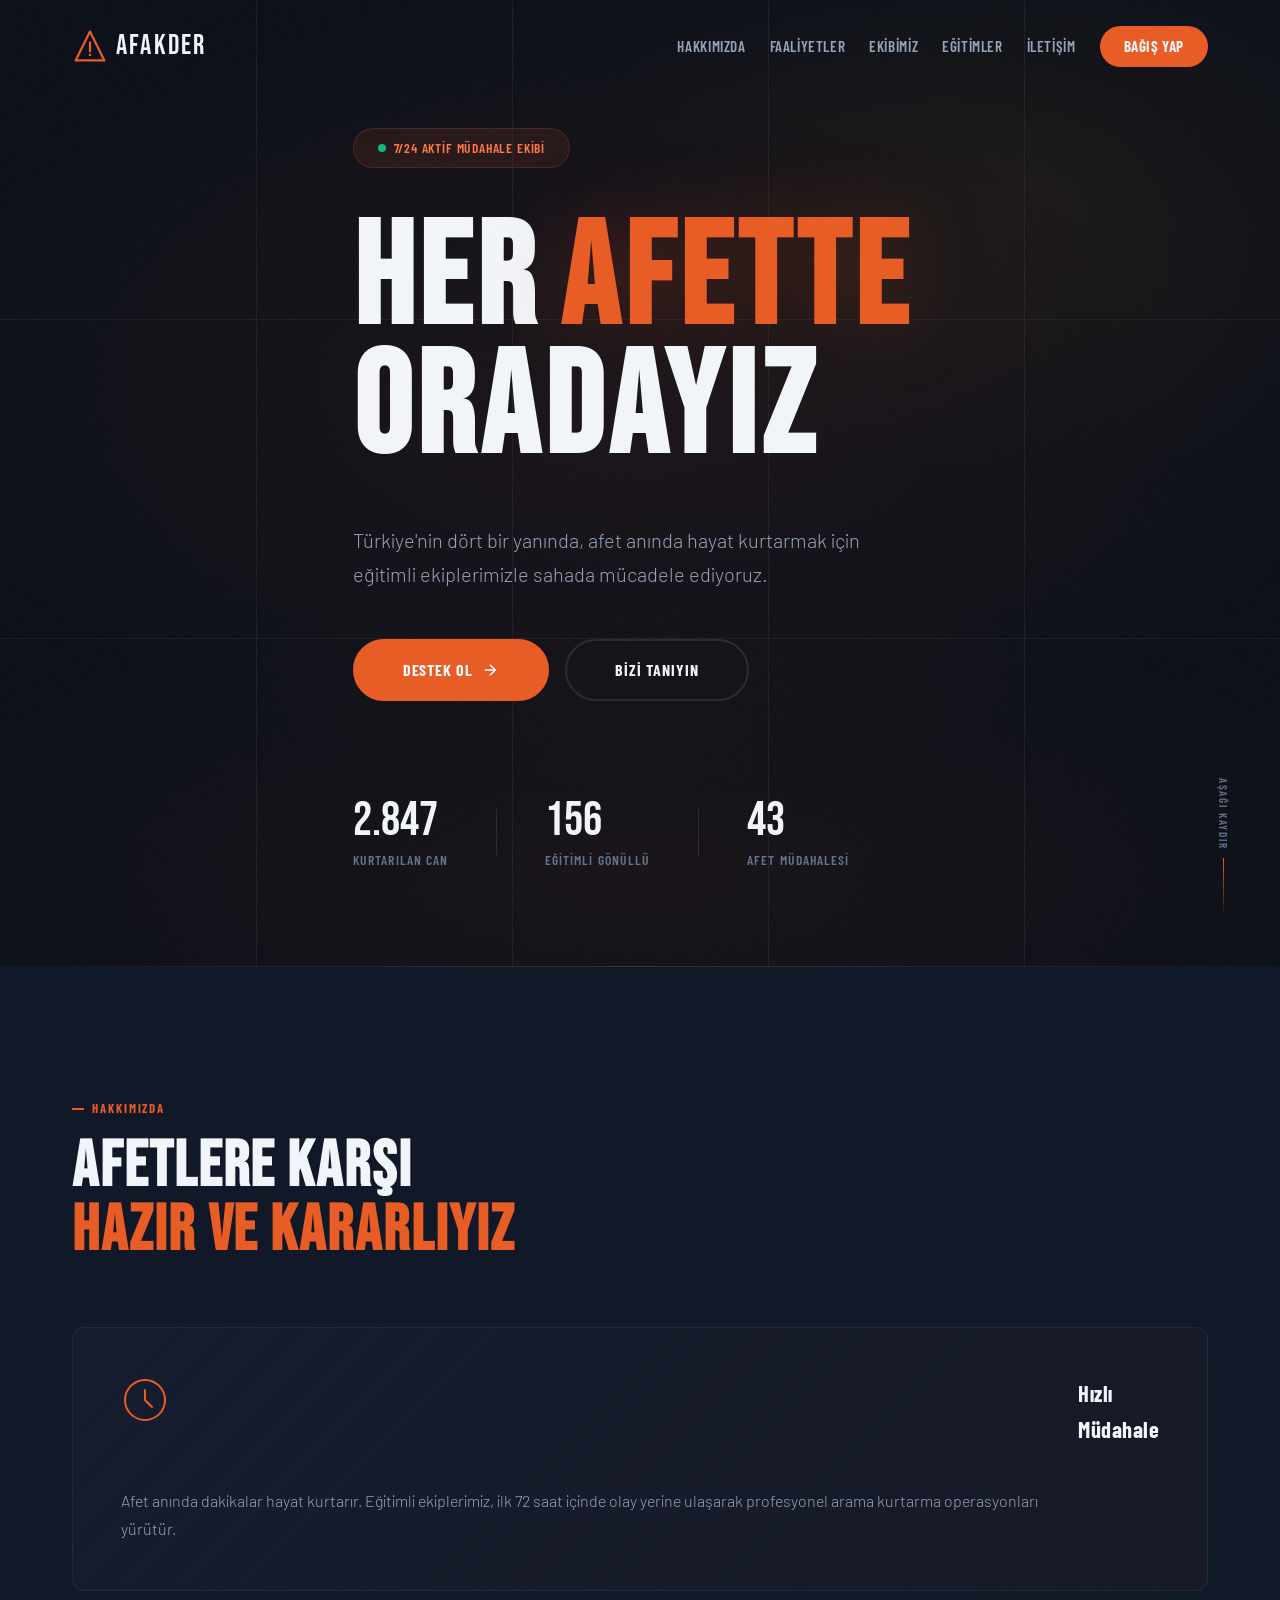
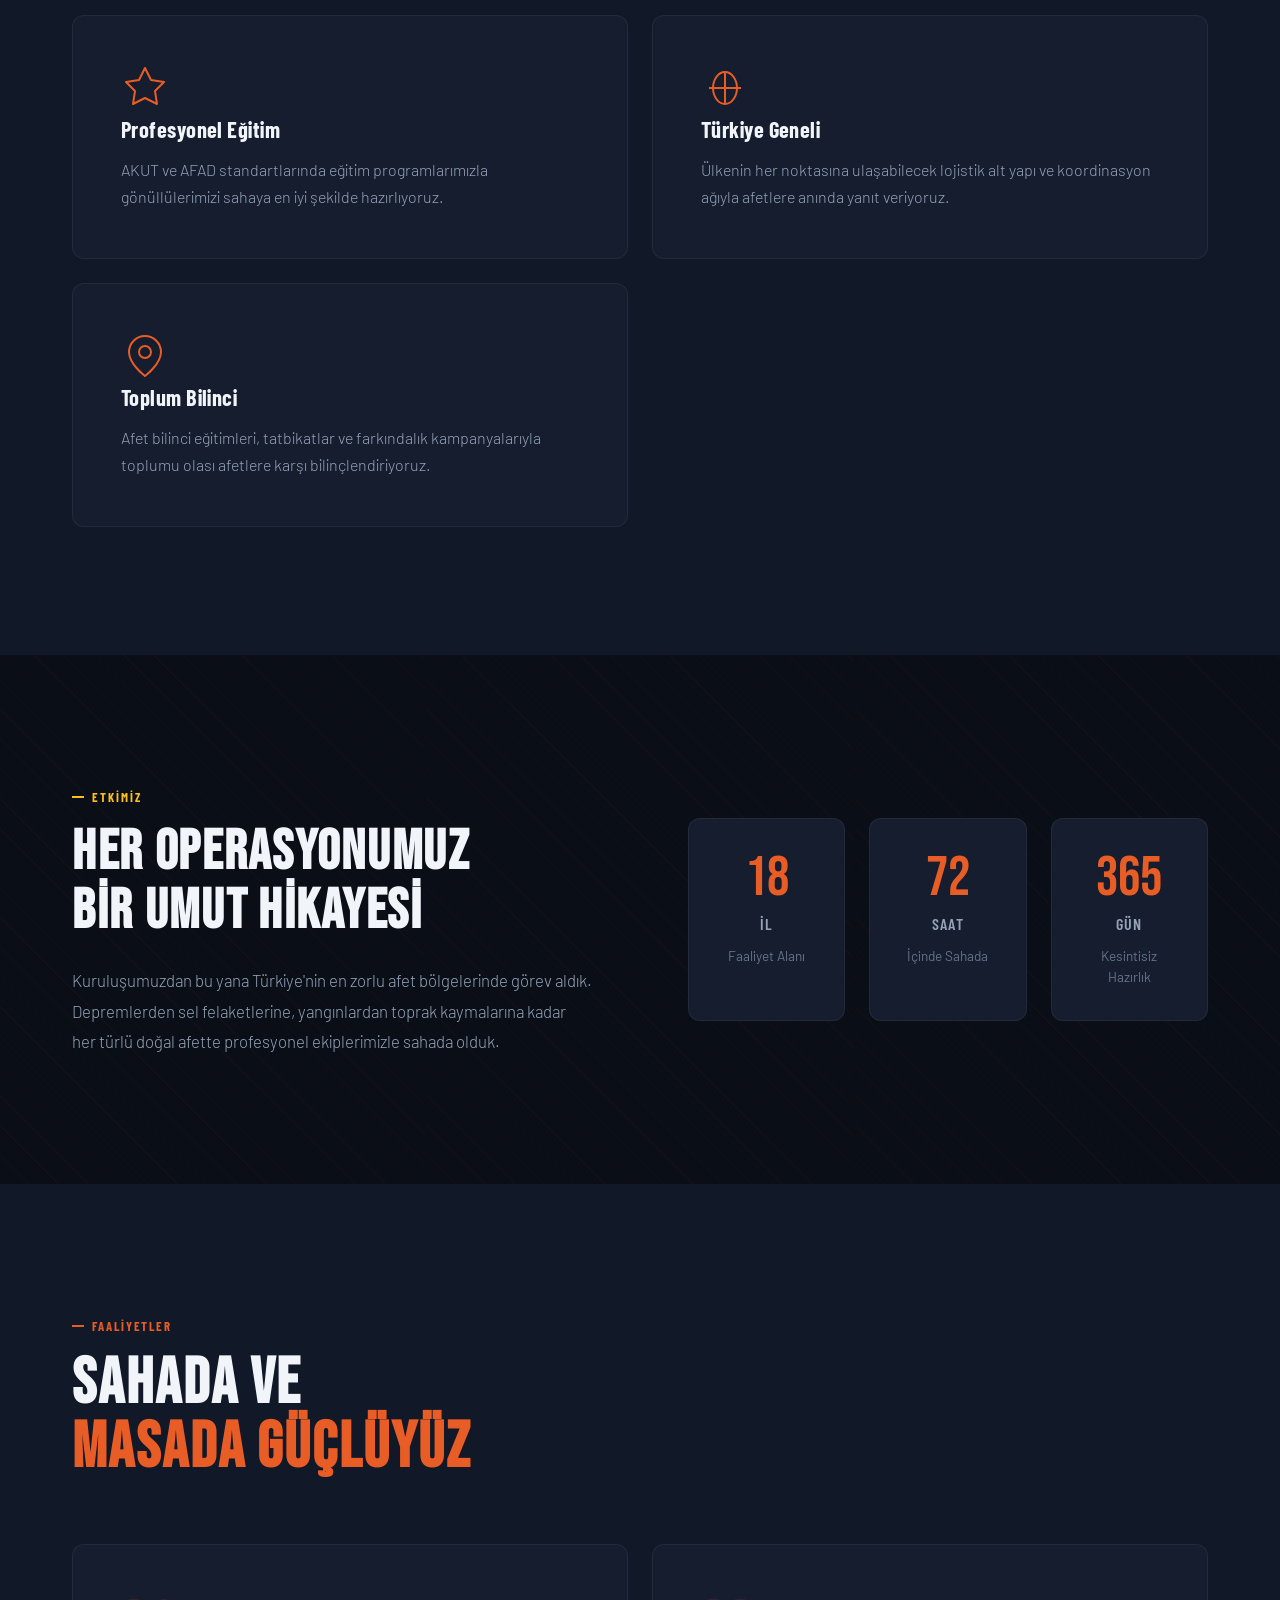
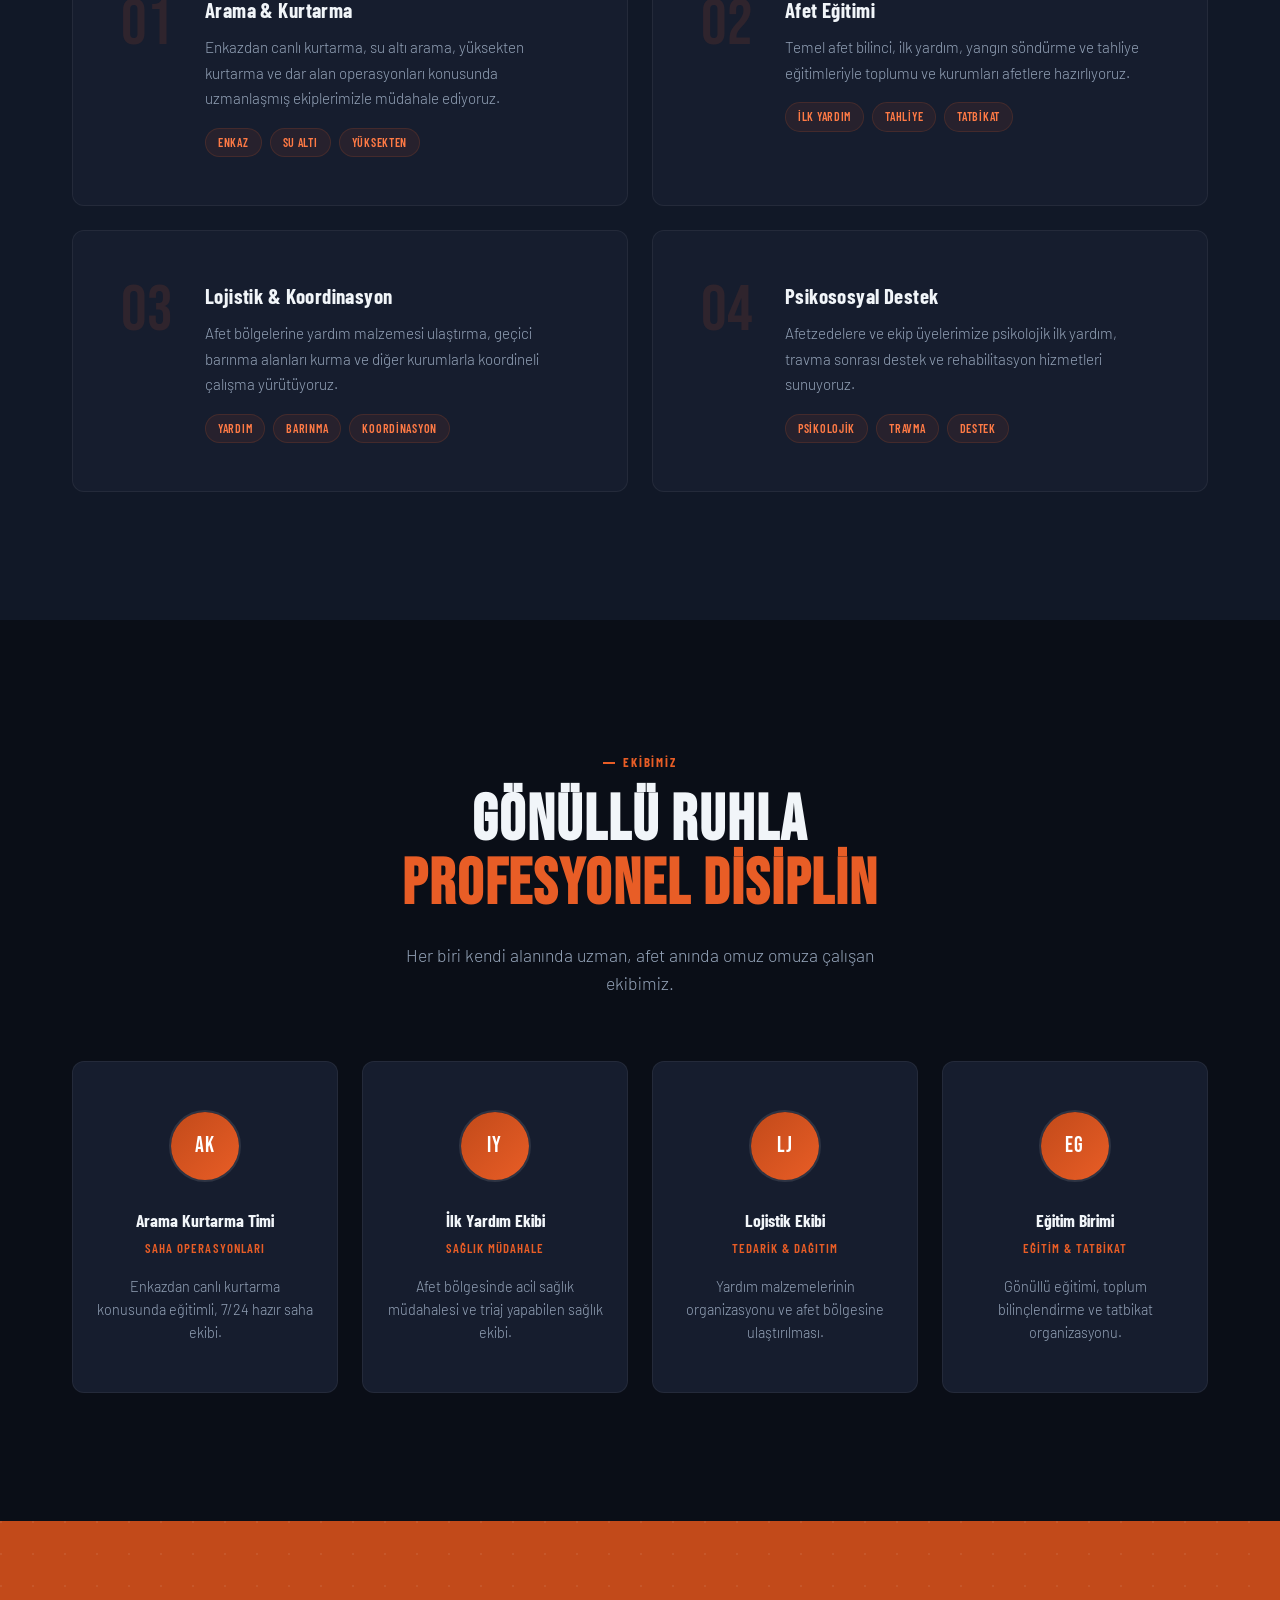
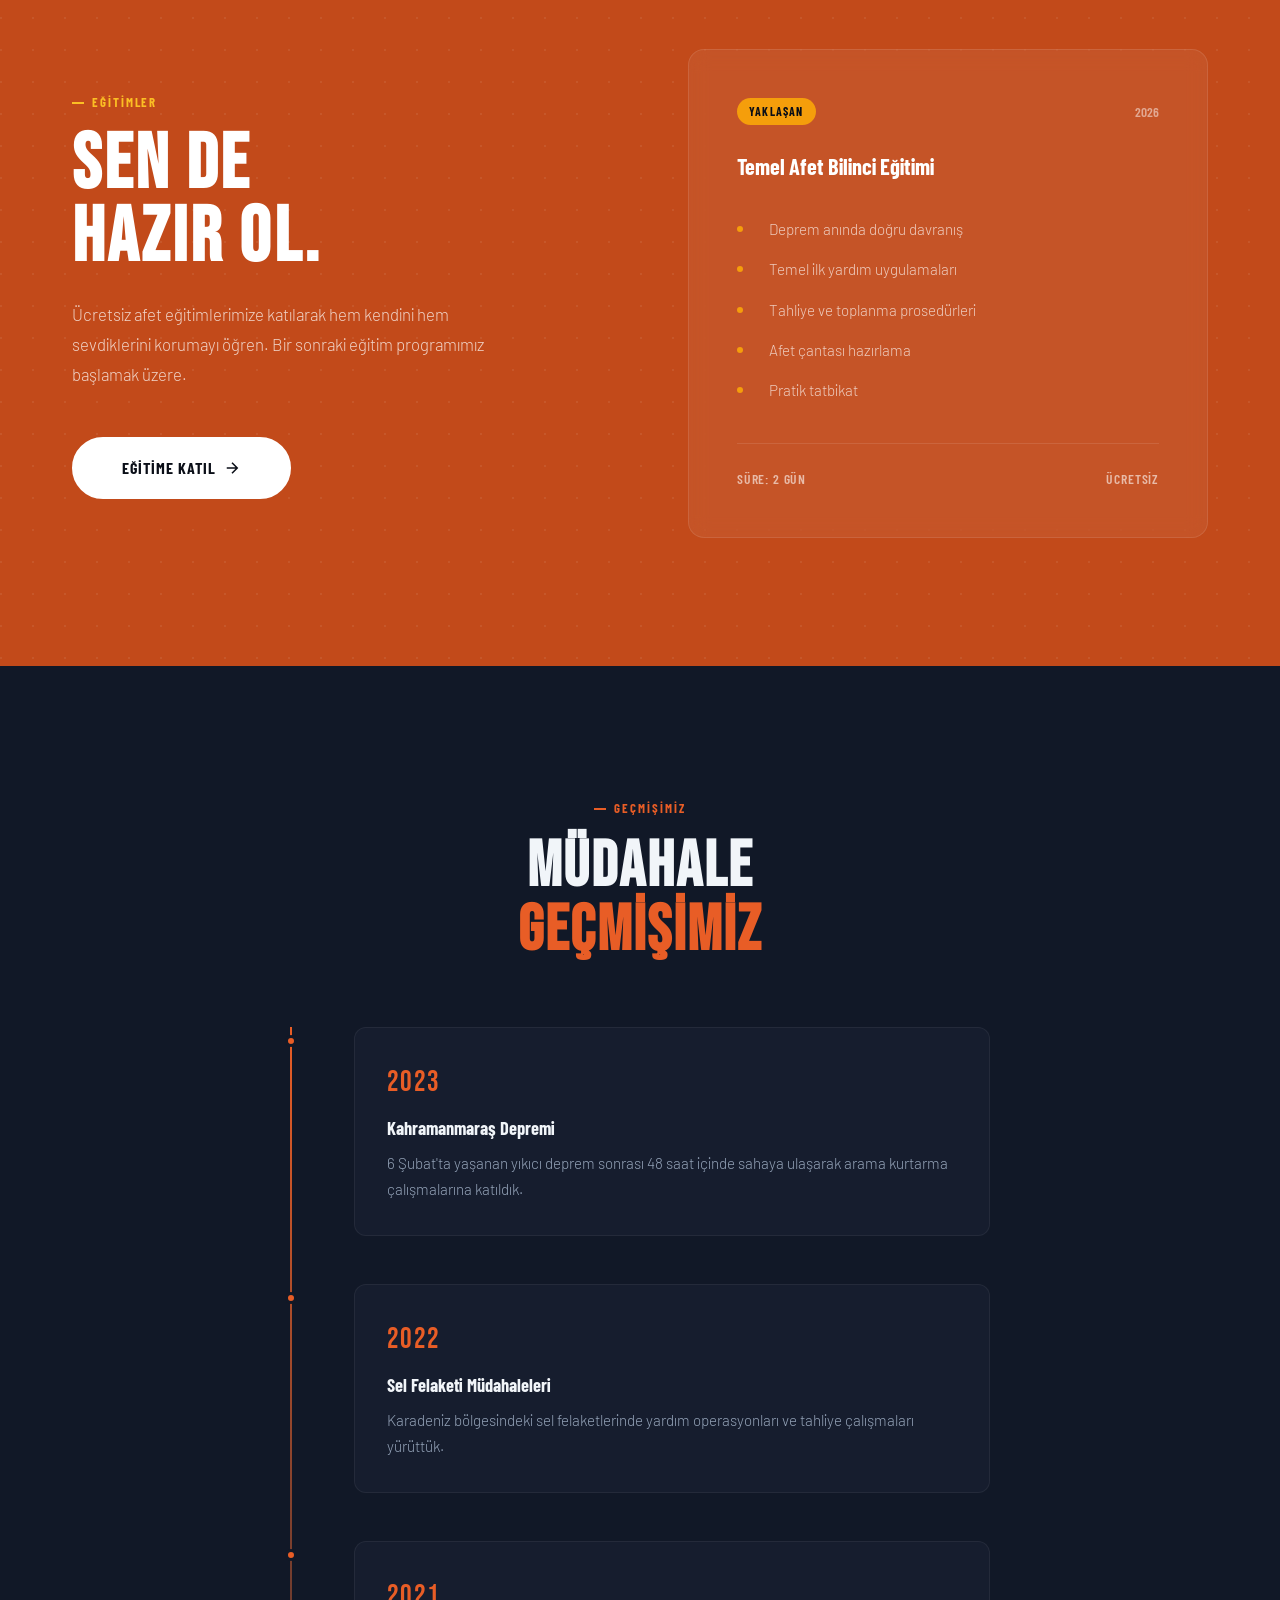
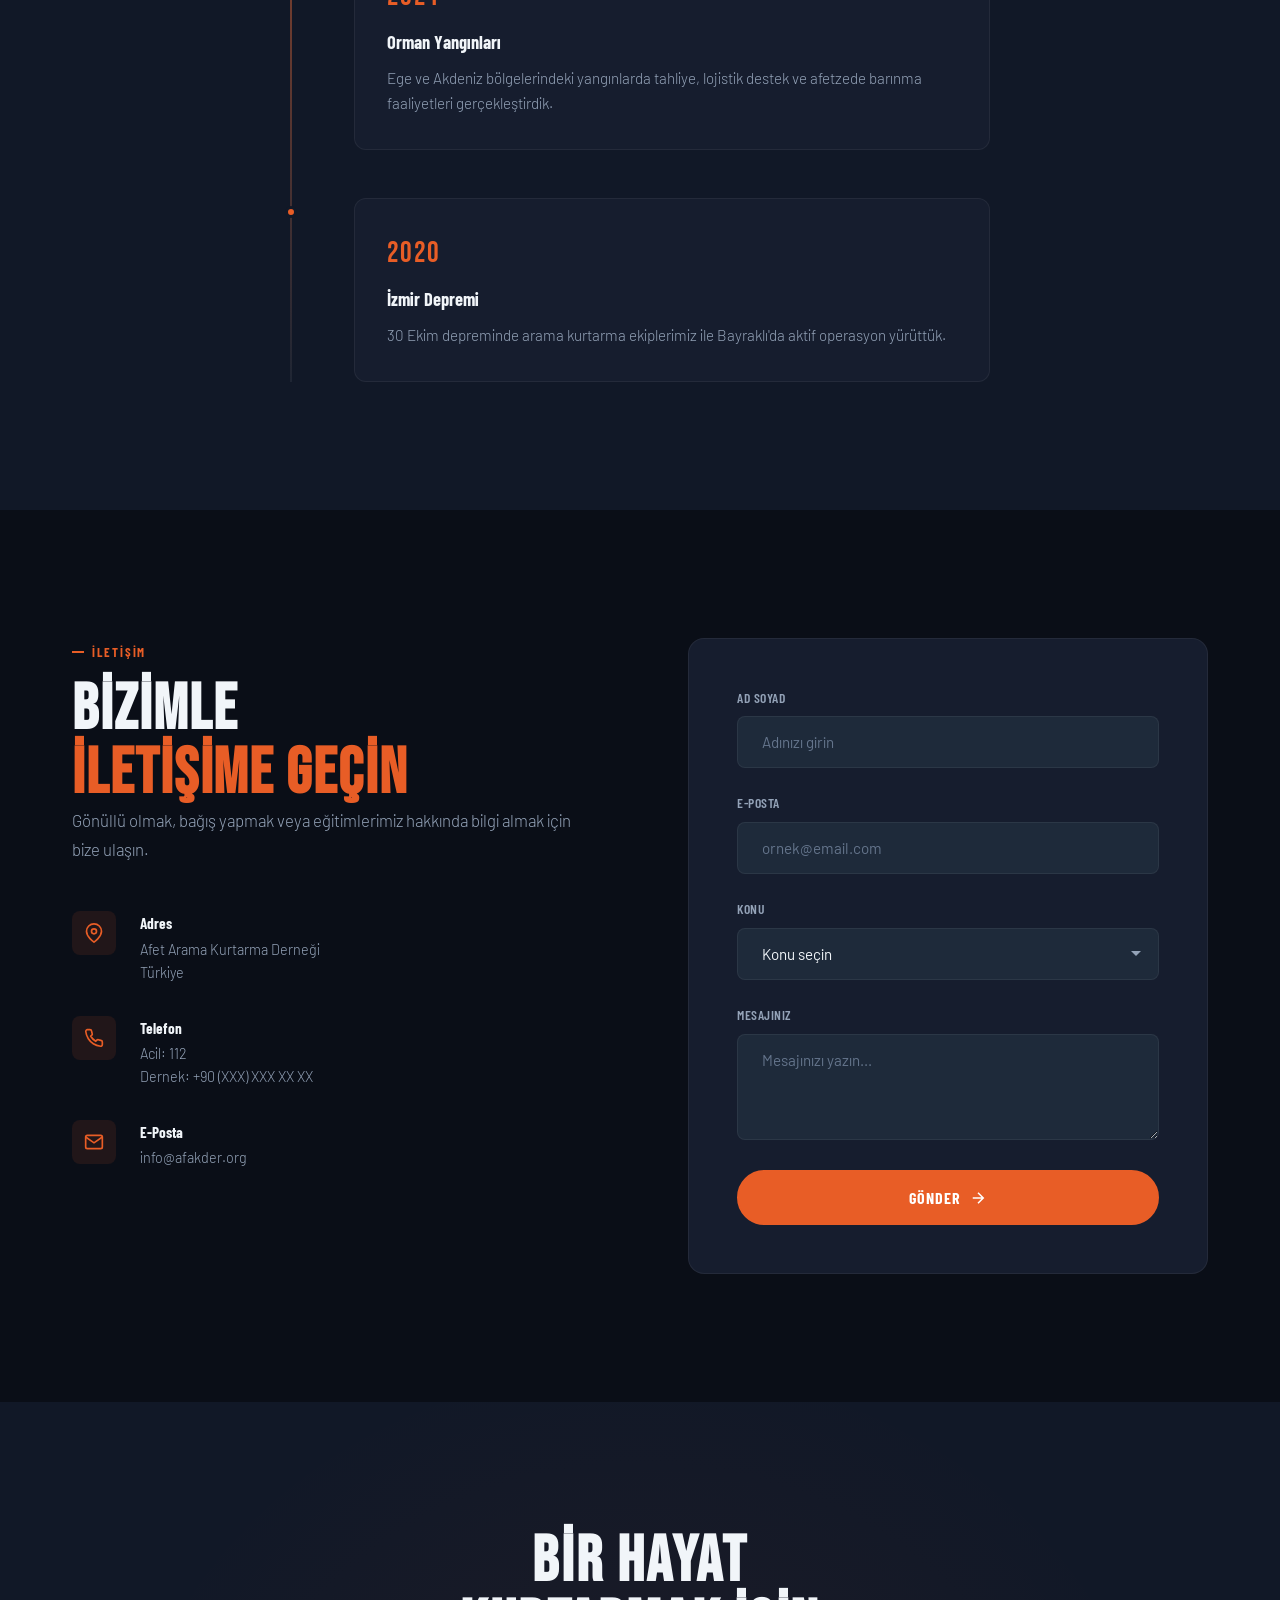
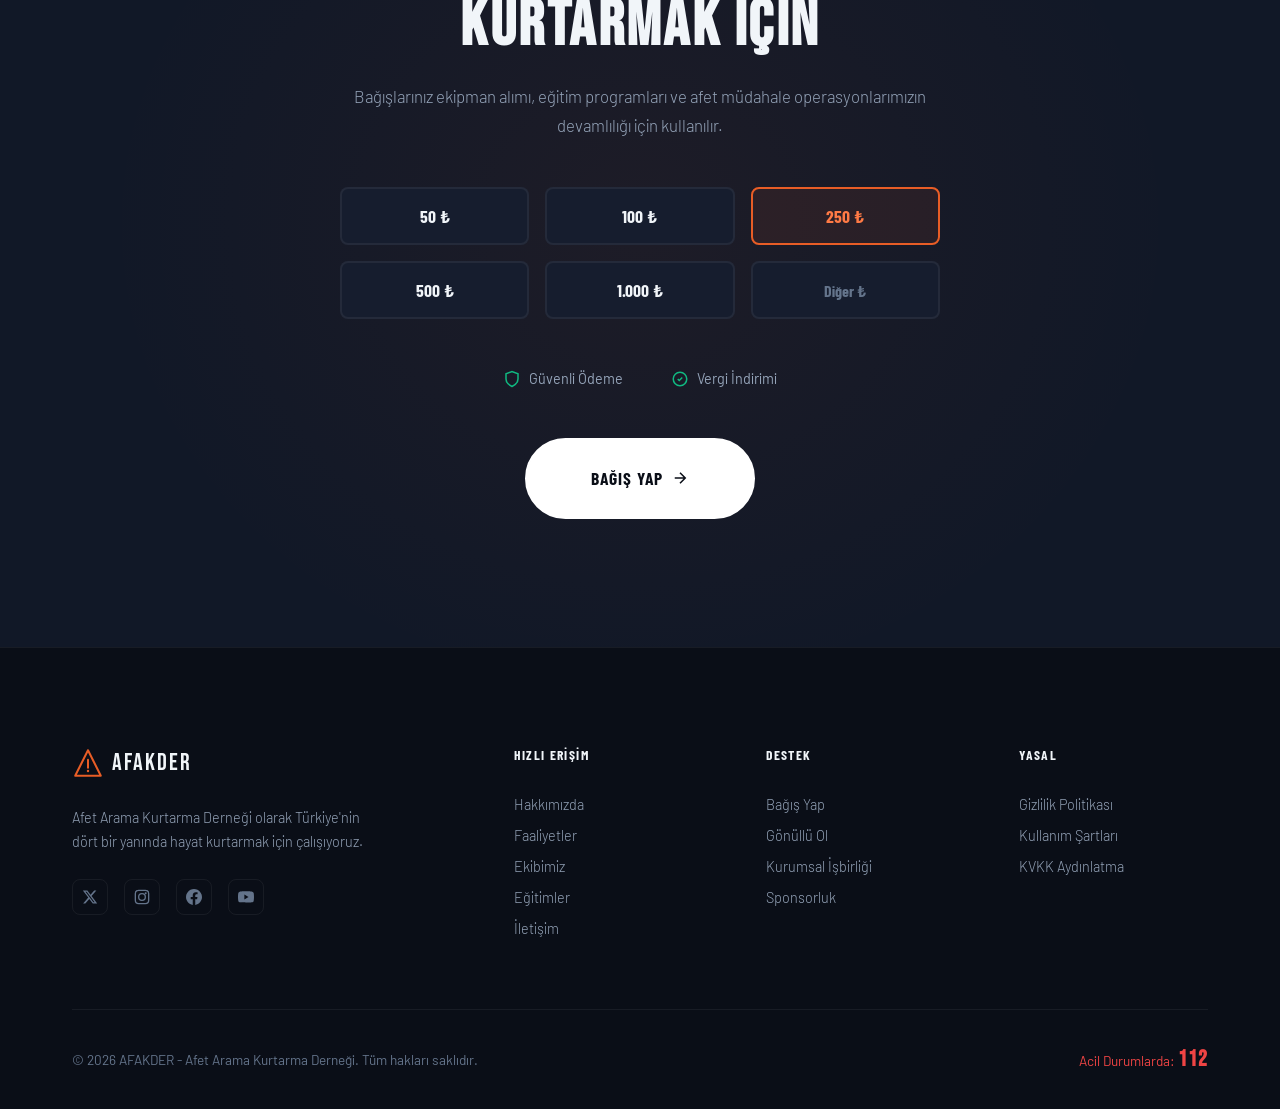
<file: tasarim/index.html>
<!DOCTYPE html>
<html lang="tr">
<head>
    <meta charset="UTF-8">
    <meta name="viewport" content="width=device-width, initial-scale=1.0">
    <title>AFAKDER - Afet Arama Kurtarma Derneği</title>
    <link rel="preconnect" href="https://fonts.googleapis.com">
    <link rel="preconnect" href="https://fonts.gstatic.com" crossorigin>
    <link href="https://fonts.googleapis.com/css2?family=Bebas+Neue&family=Barlow:wght@300;400;500;600;700&family=Barlow+Condensed:wght@400;600;700&display=swap" rel="stylesheet">
    <link rel="stylesheet" href="style.css">
</head>
<body>

    <!-- Preloader -->
    <div class="preloader" id="preloader">
        <div class="preloader-inner">
            <div class="pulse-ring"></div>
            <div class="pulse-ring delay-1"></div>
            <div class="pulse-ring delay-2"></div>
            <svg class="preloader-icon" viewBox="0 0 64 64" fill="none">
                <path d="M32 8L8 56h48L32 8z" stroke="currentColor" stroke-width="3" stroke-linejoin="round"/>
                <line x1="32" y1="24" x2="32" y2="40" stroke="currentColor" stroke-width="3" stroke-linecap="round"/>
                <circle cx="32" cy="48" r="2" fill="currentColor"/>
            </svg>
        </div>
    </div>

    <!-- Navigation -->
    <nav class="nav" id="nav">
        <div class="nav-inner">
            <a href="#" class="nav-logo">
                <span class="nav-logo-icon">
                    <svg viewBox="0 0 40 40" fill="none">
                        <path d="M20 4L4 36h32L20 4z" stroke="currentColor" stroke-width="2.5" stroke-linejoin="round"/>
                        <path d="M20 16v10" stroke="currentColor" stroke-width="2.5" stroke-linecap="round"/>
                        <circle cx="20" cy="30" r="1.5" fill="currentColor"/>
                    </svg>
                </span>
                <span class="nav-logo-text">AFAKDER</span>
            </a>
            <div class="nav-links" id="navLinks">
                <a href="#hakkimizda" class="nav-link">Hakkımızda</a>
                <a href="#faaliyetler" class="nav-link">Faaliyetler</a>
                <a href="#ekip" class="nav-link">Ekibimiz</a>
                <a href="#egitim" class="nav-link">Eğitimler</a>
                <a href="#iletisim" class="nav-link">İletişim</a>
                <a href="#bagis" class="nav-link nav-link--cta">Bağış Yap</a>
            </div>
            <button class="nav-toggle" id="navToggle" aria-label="Menü">
                <span></span>
                <span></span>
                <span></span>
            </button>
        </div>
    </nav>

    <!-- Hero Section -->
    <section class="hero">
        <div class="hero-bg">
            <div class="hero-grid">
                <div class="grid-line gl-1"></div>
                <div class="grid-line gl-2"></div>
                <div class="grid-line gl-3"></div>
                <div class="grid-line gl-4"></div>
                <div class="grid-line gl-h1"></div>
                <div class="grid-line gl-h2"></div>
            </div>
            <div class="hero-noise"></div>
            <div class="hero-gradient"></div>
            <div class="hero-radial"></div>
        </div>

        <div class="hero-content">
            <div class="hero-badge animate-in">
                <span class="hero-badge-dot"></span>
                <span>7/24 Aktif Müdahale Ekibi</span>
            </div>

            <h1 class="hero-title">
                <span class="hero-title-line animate-in delay-1">
                    <span class="hero-title-word">HER</span>
                    <span class="hero-title-word accent">AFETTE</span>
                </span>
                <span class="hero-title-line animate-in delay-2">
                    <span class="hero-title-word">ORADAYIZ</span>
                </span>
            </h1>

            <p class="hero-subtitle animate-in delay-3">
                Türkiye'nin dört bir yanında, afet anında hayat kurtarmak için
                eğitimli ekiplerimizle sahada mücadele ediyoruz.
            </p>

            <div class="hero-actions animate-in delay-4">
                <a href="#bagis" class="btn btn-primary">
                    <span>Destek Ol</span>
                    <svg viewBox="0 0 24 24" fill="none" stroke="currentColor" stroke-width="2">
                        <path d="M5 12h14M12 5l7 7-7 7"/>
                    </svg>
                </a>
                <a href="#hakkimizda" class="btn btn-secondary">
                    <span>Bizi Tanıyın</span>
                </a>
            </div>

            <div class="hero-stats animate-in delay-5">
                <div class="hero-stat">
                    <span class="hero-stat-number" data-target="2847">0</span>
                    <span class="hero-stat-label">Kurtarılan Can</span>
                </div>
                <div class="hero-stat-divider"></div>
                <div class="hero-stat">
                    <span class="hero-stat-number" data-target="156">0</span>
                    <span class="hero-stat-label">Eğitimli Gönüllü</span>
                </div>
                <div class="hero-stat-divider"></div>
                <div class="hero-stat">
                    <span class="hero-stat-number" data-target="43">0</span>
                    <span class="hero-stat-label">Afet Müdahalesi</span>
                </div>
            </div>
        </div>

        <div class="hero-scroll">
            <span>Aşağı Kaydır</span>
            <div class="hero-scroll-line"></div>
        </div>
    </section>

    <!-- About Section -->
    <section class="about" id="hakkimizda">
        <div class="container">
            <div class="section-header">
                <span class="section-tag">Hakkımızda</span>
                <h2 class="section-title">Afetlere Karşı<br><span class="text-accent">Hazır ve Kararlıyız</span></h2>
            </div>

            <div class="about-grid">
                <div class="about-card about-card--main">
                    <div class="about-card-icon">
                        <svg viewBox="0 0 48 48" fill="none">
                            <circle cx="24" cy="24" r="20" stroke="currentColor" stroke-width="2"/>
                            <path d="M24 14v10l7 7" stroke="currentColor" stroke-width="2" stroke-linecap="round"/>
                        </svg>
                    </div>
                    <h3>Hızlı Müdahale</h3>
                    <p>Afet anında dakikalar hayat kurtarır. Eğitimli ekiplerimiz, ilk 72 saat içinde olay yerine ulaşarak profesyonel arama kurtarma operasyonları yürütür.</p>
                </div>

                <div class="about-card">
                    <div class="about-card-icon">
                        <svg viewBox="0 0 48 48" fill="none">
                            <path d="M24 4l6 12 13 2-9 9 2 13-12-6-12 6 2-13-9-9 13-2z" stroke="currentColor" stroke-width="2" stroke-linejoin="round"/>
                        </svg>
                    </div>
                    <h3>Profesyonel Eğitim</h3>
                    <p>AKUT ve AFAD standartlarında eğitim programlarımızla gönüllülerimizi sahaya en iyi şekilde hazırlıyoruz.</p>
                </div>

                <div class="about-card">
                    <div class="about-card-icon">
                        <svg viewBox="0 0 48 48" fill="none">
                            <path d="M12 24c0-8 5-16 12-16s12 8 12 16-5 16-12 16-12-8-12-16z" stroke="currentColor" stroke-width="2"/>
                            <path d="M24 8v32M8 24h32" stroke="currentColor" stroke-width="2"/>
                        </svg>
                    </div>
                    <h3>Türkiye Geneli</h3>
                    <p>Ülkenin her noktasına ulaşabilecek lojistik alt yapı ve koordinasyon ağıyla afetlere anında yanıt veriyoruz.</p>
                </div>

                <div class="about-card">
                    <div class="about-card-icon">
                        <svg viewBox="0 0 48 48" fill="none">
                            <path d="M24 44s16-12 16-24c0-8.8-7.2-16-16-16S8 11.2 8 20c0 12 16 24 16 24z" stroke="currentColor" stroke-width="2"/>
                            <circle cx="24" cy="20" r="6" stroke="currentColor" stroke-width="2"/>
                        </svg>
                    </div>
                    <h3>Toplum Bilinci</h3>
                    <p>Afet bilinci eğitimleri, tatbikatlar ve farkındalık kampanyalarıyla toplumu olası afetlere karşı bilinçlendiriyoruz.</p>
                </div>
            </div>
        </div>
    </section>

    <!-- Impact Section -->
    <section class="impact">
        <div class="impact-bg">
            <div class="impact-stripe"></div>
            <div class="impact-stripe"></div>
            <div class="impact-stripe"></div>
        </div>
        <div class="container">
            <div class="impact-content">
                <div class="impact-text">
                    <span class="section-tag section-tag--light">Etkimiz</span>
                    <h2 class="impact-title">Her operasyonumuz<br>bir umut hikayesi</h2>
                    <p class="impact-desc">Kuruluşumuzdan bu yana Türkiye'nin en zorlu afet bölgelerinde görev aldık. Depremlerden sel felaketlerine, yangınlardan toprak kaymalarına kadar her türlü doğal afette profesyonel ekiplerimizle sahada olduk.</p>
                </div>
                <div class="impact-numbers">
                    <div class="impact-number">
                        <span class="impact-number-value">18</span>
                        <span class="impact-number-unit">İl</span>
                        <span class="impact-number-label">Faaliyet Alanı</span>
                    </div>
                    <div class="impact-number">
                        <span class="impact-number-value">72</span>
                        <span class="impact-number-unit">Saat</span>
                        <span class="impact-number-label">İçinde Sahada</span>
                    </div>
                    <div class="impact-number">
                        <span class="impact-number-value">365</span>
                        <span class="impact-number-unit">Gün</span>
                        <span class="impact-number-label">Kesintisiz Hazırlık</span>
                    </div>
                </div>
            </div>
        </div>
    </section>

    <!-- Activities Section -->
    <section class="activities" id="faaliyetler">
        <div class="container">
            <div class="section-header">
                <span class="section-tag">Faaliyetler</span>
                <h2 class="section-title">Sahada ve<br><span class="text-accent">Masada Güçlüyüz</span></h2>
            </div>

            <div class="activities-grid">
                <div class="activity-card">
                    <div class="activity-card-number">01</div>
                    <div class="activity-card-content">
                        <h3>Arama & Kurtarma</h3>
                        <p>Enkazdan canlı kurtarma, su altı arama, yüksekten kurtarma ve dar alan operasyonları konusunda uzmanlaşmış ekiplerimizle müdahale ediyoruz.</p>
                        <div class="activity-card-tags">
                            <span>Enkaz</span>
                            <span>Su Altı</span>
                            <span>Yüksekten</span>
                        </div>
                    </div>
                </div>

                <div class="activity-card">
                    <div class="activity-card-number">02</div>
                    <div class="activity-card-content">
                        <h3>Afet Eğitimi</h3>
                        <p>Temel afet bilinci, ilk yardım, yangın söndürme ve tahliye eğitimleriyle toplumu ve kurumları afetlere hazırlıyoruz.</p>
                        <div class="activity-card-tags">
                            <span>İlk Yardım</span>
                            <span>Tahliye</span>
                            <span>Tatbikat</span>
                        </div>
                    </div>
                </div>

                <div class="activity-card">
                    <div class="activity-card-number">03</div>
                    <div class="activity-card-content">
                        <h3>Lojistik & Koordinasyon</h3>
                        <p>Afet bölgelerine yardım malzemesi ulaştırma, geçici barınma alanları kurma ve diğer kurumlarla koordineli çalışma yürütüyoruz.</p>
                        <div class="activity-card-tags">
                            <span>Yardım</span>
                            <span>Barınma</span>
                            <span>Koordinasyon</span>
                        </div>
                    </div>
                </div>

                <div class="activity-card">
                    <div class="activity-card-number">04</div>
                    <div class="activity-card-content">
                        <h3>Psikososyal Destek</h3>
                        <p>Afetzedelere ve ekip üyelerimize psikolojik ilk yardım, travma sonrası destek ve rehabilitasyon hizmetleri sunuyoruz.</p>
                        <div class="activity-card-tags">
                            <span>Psikolojik</span>
                            <span>Travma</span>
                            <span>Destek</span>
                        </div>
                    </div>
                </div>
            </div>
        </div>
    </section>

    <!-- Team Section -->
    <section class="team" id="ekip">
        <div class="container">
            <div class="section-header section-header--center">
                <span class="section-tag">Ekibimiz</span>
                <h2 class="section-title">Gönüllü Ruhla<br><span class="text-accent">Profesyonel Disiplin</span></h2>
                <p class="section-subtitle">Her biri kendi alanında uzman, afet anında omuz omuza çalışan ekibimiz.</p>
            </div>

            <div class="team-grid">
                <div class="team-card">
                    <div class="team-card-avatar">
                        <div class="team-card-avatar-placeholder">AK</div>
                    </div>
                    <div class="team-card-info">
                        <h4>Arama Kurtarma Timi</h4>
                        <span class="team-card-role">Saha Operasyonları</span>
                        <p>Enkazdan canlı kurtarma konusunda eğitimli, 7/24 hazır saha ekibi.</p>
                    </div>
                </div>

                <div class="team-card">
                    <div class="team-card-avatar">
                        <div class="team-card-avatar-placeholder">IY</div>
                    </div>
                    <div class="team-card-info">
                        <h4>İlk Yardım Ekibi</h4>
                        <span class="team-card-role">Sağlık Müdahale</span>
                        <p>Afet bölgesinde acil sağlık müdahalesi ve triaj yapabilen sağlık ekibi.</p>
                    </div>
                </div>

                <div class="team-card">
                    <div class="team-card-avatar">
                        <div class="team-card-avatar-placeholder">LJ</div>
                    </div>
                    <div class="team-card-info">
                        <h4>Lojistik Ekibi</h4>
                        <span class="team-card-role">Tedarik & Dağıtım</span>
                        <p>Yardım malzemelerinin organizasyonu ve afet bölgesine ulaştırılması.</p>
                    </div>
                </div>

                <div class="team-card">
                    <div class="team-card-avatar">
                        <div class="team-card-avatar-placeholder">EG</div>
                    </div>
                    <div class="team-card-info">
                        <h4>Eğitim Birimi</h4>
                        <span class="team-card-role">Eğitim & Tatbikat</span>
                        <p>Gönüllü eğitimi, toplum bilinçlendirme ve tatbikat organizasyonu.</p>
                    </div>
                </div>
            </div>
        </div>
    </section>

    <!-- Training CTA Section -->
    <section class="training-cta" id="egitim">
        <div class="training-cta-bg">
            <div class="training-cta-pattern"></div>
        </div>
        <div class="container">
            <div class="training-cta-content">
                <div class="training-cta-left">
                    <span class="section-tag section-tag--light">Eğitimler</span>
                    <h2 class="training-cta-title">Sen de<br>hazır ol.</h2>
                    <p>Ücretsiz afet eğitimlerimize katılarak hem kendini hem sevdiklerini korumayı öğren. Bir sonraki eğitim programımız başlamak üzere.</p>
                    <a href="#iletisim" class="btn btn-primary btn-primary--light">
                        <span>Eğitime Katıl</span>
                        <svg viewBox="0 0 24 24" fill="none" stroke="currentColor" stroke-width="2">
                            <path d="M5 12h14M12 5l7 7-7 7"/>
                        </svg>
                    </a>
                </div>
                <div class="training-cta-right">
                    <div class="training-program">
                        <div class="training-program-header">
                            <span class="training-program-badge">Yaklaşan</span>
                            <span class="training-program-date">2026</span>
                        </div>
                        <h3>Temel Afet Bilinci Eğitimi</h3>
                        <ul class="training-program-list">
                            <li>Deprem anında doğru davranış</li>
                            <li>Temel ilk yardım uygulamaları</li>
                            <li>Tahliye ve toplanma prosedürleri</li>
                            <li>Afet çantası hazırlama</li>
                            <li>Pratik tatbikat</li>
                        </ul>
                        <div class="training-program-footer">
                            <span>Süre: 2 Gün</span>
                            <span>Ücretsiz</span>
                        </div>
                    </div>
                </div>
            </div>
        </div>
    </section>

    <!-- Timeline Section -->
    <section class="timeline">
        <div class="container">
            <div class="section-header section-header--center">
                <span class="section-tag">Geçmişimiz</span>
                <h2 class="section-title">Müdahale<br><span class="text-accent">Geçmişimiz</span></h2>
            </div>

            <div class="timeline-track">
                <div class="timeline-line"></div>

                <div class="timeline-item">
                    <div class="timeline-dot"></div>
                    <div class="timeline-card">
                        <span class="timeline-year">2023</span>
                        <h4>Kahramanmaraş Depremi</h4>
                        <p>6 Şubat'ta yaşanan yıkıcı deprem sonrası 48 saat içinde sahaya ulaşarak arama kurtarma çalışmalarına katıldık.</p>
                    </div>
                </div>

                <div class="timeline-item">
                    <div class="timeline-dot"></div>
                    <div class="timeline-card">
                        <span class="timeline-year">2022</span>
                        <h4>Sel Felaketi Müdahaleleri</h4>
                        <p>Karadeniz bölgesindeki sel felaketlerinde yardım operasyonları ve tahliye çalışmaları yürüttük.</p>
                    </div>
                </div>

                <div class="timeline-item">
                    <div class="timeline-dot"></div>
                    <div class="timeline-card">
                        <span class="timeline-year">2021</span>
                        <h4>Orman Yangınları</h4>
                        <p>Ege ve Akdeniz bölgelerindeki yangınlarda tahliye, lojistik destek ve afetzede barınma faaliyetleri gerçekleştirdik.</p>
                    </div>
                </div>

                <div class="timeline-item">
                    <div class="timeline-dot"></div>
                    <div class="timeline-card">
                        <span class="timeline-year">2020</span>
                        <h4>İzmir Depremi</h4>
                        <p>30 Ekim depreminde arama kurtarma ekiplerimiz ile Bayraklı'da aktif operasyon yürüttük.</p>
                    </div>
                </div>
            </div>
        </div>
    </section>

    <!-- Contact Section -->
    <section class="contact" id="iletisim">
        <div class="container">
            <div class="contact-grid">
                <div class="contact-info">
                    <span class="section-tag">İletişim</span>
                    <h2 class="section-title">Bizimle<br><span class="text-accent">İletişime Geçin</span></h2>
                    <p class="contact-desc">Gönüllü olmak, bağış yapmak veya eğitimlerimiz hakkında bilgi almak için bize ulaşın.</p>

                    <div class="contact-details">
                        <div class="contact-detail">
                            <div class="contact-detail-icon">
                                <svg viewBox="0 0 24 24" fill="none" stroke="currentColor" stroke-width="2">
                                    <path d="M21 10c0 7-9 13-9 13s-9-6-9-13a9 9 0 0 1 18 0z"/>
                                    <circle cx="12" cy="10" r="3"/>
                                </svg>
                            </div>
                            <div>
                                <strong>Adres</strong>
                                <p>Afet Arama Kurtarma Derneği<br>Türkiye</p>
                            </div>
                        </div>

                        <div class="contact-detail">
                            <div class="contact-detail-icon">
                                <svg viewBox="0 0 24 24" fill="none" stroke="currentColor" stroke-width="2">
                                    <path d="M22 16.92v3a2 2 0 0 1-2.18 2 19.79 19.79 0 0 1-8.63-3.07 19.5 19.5 0 0 1-6-6 19.79 19.79 0 0 1-3.07-8.67A2 2 0 0 1 4.11 2h3a2 2 0 0 1 2 1.72c.127.96.361 1.903.7 2.81a2 2 0 0 1-.45 2.11L8.09 9.91a16 16 0 0 0 6 6l1.27-1.27a2 2 0 0 1 2.11-.45c.907.339 1.85.573 2.81.7A2 2 0 0 1 22 16.92z"/>
                                </svg>
                            </div>
                            <div>
                                <strong>Telefon</strong>
                                <p>Acil: 112<br>Dernek: +90 (XXX) XXX XX XX</p>
                            </div>
                        </div>

                        <div class="contact-detail">
                            <div class="contact-detail-icon">
                                <svg viewBox="0 0 24 24" fill="none" stroke="currentColor" stroke-width="2">
                                    <path d="M4 4h16c1.1 0 2 .9 2 2v12c0 1.1-.9 2-2 2H4c-1.1 0-2-.9-2-2V6c0-1.1.9-2 2-2z"/>
                                    <polyline points="22,6 12,13 2,6"/>
                                </svg>
                            </div>
                            <div>
                                <strong>E-Posta</strong>
                                <p>info@afakder.org</p>
                            </div>
                        </div>
                    </div>
                </div>

                <div class="contact-form-wrapper">
                    <form class="contact-form" id="contactForm">
                        <div class="form-group">
                            <label for="name">Ad Soyad</label>
                            <input type="text" id="name" name="name" required placeholder="Adınızı girin">
                        </div>
                        <div class="form-group">
                            <label for="email">E-Posta</label>
                            <input type="email" id="email" name="email" required placeholder="ornek@email.com">
                        </div>
                        <div class="form-group">
                            <label for="subject">Konu</label>
                            <select id="subject" name="subject" required>
                                <option value="" disabled selected>Konu seçin</option>
                                <option value="gonullu">Gönüllü Olmak İstiyorum</option>
                                <option value="egitim">Eğitim Bilgisi</option>
                                <option value="bagis">Bağış Hakkında</option>
                                <option value="diger">Diğer</option>
                            </select>
                        </div>
                        <div class="form-group">
                            <label for="message">Mesajınız</label>
                            <textarea id="message" name="message" rows="4" required placeholder="Mesajınızı yazın..."></textarea>
                        </div>
                        <button type="submit" class="btn btn-primary btn-full">
                            <span>Gönder</span>
                            <svg viewBox="0 0 24 24" fill="none" stroke="currentColor" stroke-width="2">
                                <path d="M5 12h14M12 5l7 7-7 7"/>
                            </svg>
                        </button>
                    </form>
                </div>
            </div>
        </div>
    </section>

    <!-- Donation Section -->
    <section class="donation" id="bagis">
        <div class="donation-bg"></div>
        <div class="container">
            <div class="donation-content">
                <h2 class="donation-title">Bir Hayat<br>Kurtarmak İçin</h2>
                <p class="donation-desc">Bağışlarınız ekipman alımı, eğitim programları ve afet müdahale operasyonlarımızın devamlılığı için kullanılır.</p>

                <div class="donation-amounts">
                    <button class="donation-amount" data-amount="50">50 ₺</button>
                    <button class="donation-amount" data-amount="100">100 ₺</button>
                    <button class="donation-amount active" data-amount="250">250 ₺</button>
                    <button class="donation-amount" data-amount="500">500 ₺</button>
                    <button class="donation-amount" data-amount="1000">1.000 ₺</button>
                    <button class="donation-amount donation-amount--custom">
                        <input type="text" placeholder="Diğer ₺" aria-label="Özel miktar">
                    </button>
                </div>

                <div class="donation-info">
                    <div class="donation-info-item">
                        <svg viewBox="0 0 24 24" fill="none" stroke="currentColor" stroke-width="2">
                            <path d="M12 22s8-4 8-10V5l-8-3-8 3v7c0 6 8 10 8 10z"/>
                        </svg>
                        <span>Güvenli Ödeme</span>
                    </div>
                    <div class="donation-info-item">
                        <svg viewBox="0 0 24 24" fill="none" stroke="currentColor" stroke-width="2">
                            <path d="M9 12l2 2 4-4m6 2a9 9 0 11-18 0 9 9 0 0118 0z"/>
                        </svg>
                        <span>Vergi İndirimi</span>
                    </div>
                </div>

                <a href="#" class="btn btn-primary btn-primary--light btn-lg">
                    <span>Bağış Yap</span>
                    <svg viewBox="0 0 24 24" fill="none" stroke="currentColor" stroke-width="2">
                        <path d="M5 12h14M12 5l7 7-7 7"/>
                    </svg>
                </a>
            </div>
        </div>
    </section>

    <!-- Footer -->
    <footer class="footer">
        <div class="container">
            <div class="footer-grid">
                <div class="footer-brand">
                    <a href="#" class="footer-logo">
                        <svg viewBox="0 0 40 40" fill="none">
                            <path d="M20 4L4 36h32L20 4z" stroke="currentColor" stroke-width="2.5" stroke-linejoin="round"/>
                            <path d="M20 16v10" stroke="currentColor" stroke-width="2.5" stroke-linecap="round"/>
                            <circle cx="20" cy="30" r="1.5" fill="currentColor"/>
                        </svg>
                        <span>AFAKDER</span>
                    </a>
                    <p>Afet Arama Kurtarma Derneği olarak Türkiye'nin dört bir yanında hayat kurtarmak için çalışıyoruz.</p>
                    <div class="footer-social">
                        <a href="#" aria-label="Twitter">
                            <svg viewBox="0 0 24 24" fill="currentColor"><path d="M18.244 2.25h3.308l-7.227 8.26 8.502 11.24H16.17l-5.214-6.817L4.99 21.75H1.68l7.73-8.835L1.254 2.25H8.08l4.713 6.231zm-1.161 17.52h1.833L7.084 4.126H5.117z"/></svg>
                        </a>
                        <a href="#" aria-label="Instagram">
                            <svg viewBox="0 0 24 24" fill="none" stroke="currentColor" stroke-width="2"><rect x="2" y="2" width="20" height="20" rx="5"/><circle cx="12" cy="12" r="5"/><circle cx="17.5" cy="6.5" r="1.5" fill="currentColor" stroke="none"/></svg>
                        </a>
                        <a href="#" aria-label="Facebook">
                            <svg viewBox="0 0 24 24" fill="currentColor"><path d="M24 12.073c0-6.627-5.373-12-12-12s-12 5.373-12 12c0 5.99 4.388 10.954 10.125 11.854v-8.385H7.078v-3.47h3.047V9.43c0-3.007 1.792-4.669 4.533-4.669 1.312 0 2.686.235 2.686.235v2.953H15.83c-1.491 0-1.956.925-1.956 1.874v2.25h3.328l-.532 3.47h-2.796v8.385C19.612 23.027 24 18.062 24 12.073z"/></svg>
                        </a>
                        <a href="#" aria-label="YouTube">
                            <svg viewBox="0 0 24 24" fill="currentColor"><path d="M23.498 6.186a3.016 3.016 0 0 0-2.122-2.136C19.505 3.545 12 3.545 12 3.545s-7.505 0-9.377.505A3.017 3.017 0 0 0 .502 6.186C0 8.07 0 12 0 12s0 3.93.502 5.814a3.016 3.016 0 0 0 2.122 2.136c1.871.505 9.376.505 9.376.505s7.505 0 9.377-.505a3.015 3.015 0 0 0 2.122-2.136C24 15.93 24 12 24 12s0-3.93-.502-5.814zM9.545 15.568V8.432L15.818 12l-6.273 3.568z"/></svg>
                        </a>
                    </div>
                </div>

                <div class="footer-links">
                    <h4>Hızlı Erişim</h4>
                    <a href="#hakkimizda">Hakkımızda</a>
                    <a href="#faaliyetler">Faaliyetler</a>
                    <a href="#ekip">Ekibimiz</a>
                    <a href="#egitim">Eğitimler</a>
                    <a href="#iletisim">İletişim</a>
                </div>

                <div class="footer-links">
                    <h4>Destek</h4>
                    <a href="#bagis">Bağış Yap</a>
                    <a href="#">Gönüllü Ol</a>
                    <a href="#">Kurumsal İşbirliği</a>
                    <a href="#">Sponsorluk</a>
                </div>

                <div class="footer-links">
                    <h4>Yasal</h4>
                    <a href="#">Gizlilik Politikası</a>
                    <a href="#">Kullanım Şartları</a>
                    <a href="#">KVKK Aydınlatma</a>
                </div>
            </div>

            <div class="footer-bottom">
                <p>&copy; 2026 AFAKDER - Afet Arama Kurtarma Derneği. Tüm hakları saklıdır.</p>
                <p class="footer-emergency">Acil Durumlarda: <strong>112</strong></p>
            </div>
        </div>
    </footer>

    <script src="script.js"></script>
</body>
</html>
</file>
<file: tasarim-3/style.css>
/* ============================================
   AFAKDER — Warm / Humanitarian / Editorial
   ============================================ */

/* --- CSS Custom Properties --- */
:root {
    --bg: #faf8f5;
    --bg-warm: #f3efe8;
    --bg-card: #ffffff;
    --text: #2c2420;
    --text-light: #6b5e54;
    --text-muted: #9a8d82;
    --terracotta: #c4553a;
    --terracotta-light: #d4735c;
    --terracotta-dark: #a3432d;
    --brown: #5c3d2e;
    --brown-light: #7d5a48;
    --olive: #4a6741;
    --olive-light: #6a8a5f;
    --gold: #b8860b;
    --gold-light: #d4a630;
    --cream: #f5f0e8;
    --border: #e5ddd3;
    --shadow: rgba(92, 61, 46, 0.08);
    --shadow-lg: rgba(92, 61, 46, 0.12);
    --radius: 16px;
    --radius-sm: 10px;
    --radius-lg: 24px;
    --transition: 0.3s ease;
    --font-heading: 'Playfair Display', Georgia, serif;
    --font-sub: 'Lora', Georgia, serif;
    --font-body: 'DM Sans', -apple-system, sans-serif;
}

/* --- Reset --- */
*,
*::before,
*::after {
    margin: 0;
    padding: 0;
    box-sizing: border-box;
}

html {
    scroll-behavior: smooth;
    -webkit-text-size-adjust: 100%;
}

body {
    font-family: var(--font-body);
    color: var(--text);
    background-color: var(--bg);
    line-height: 1.7;
    font-size: 16px;
    overflow-x: hidden;
    background-image: url("data:image/svg+xml,%3Csvg width='100' height='100' xmlns='http://www.w3.org/2000/svg'%3E%3Cfilter id='n'%3E%3CfeTurbulence type='fractalNoise' baseFrequency='0.8' numOctaves='4' stitchTiles='stitch'/%3E%3C/filter%3E%3Crect width='100' height='100' filter='url(%23n)' opacity='0.03'/%3E%3C/svg%3E");
}

img { max-width: 100%; display: block; }
a { color: inherit; text-decoration: none; }
ul { list-style: none; }
button { cursor: pointer; border: none; background: none; font-family: inherit; }
input, select, textarea { font-family: inherit; font-size: inherit; }

/* --- Preloader --- */
#preloader {
    position: fixed;
    inset: 0;
    z-index: 10000;
    background: var(--bg);
    display: flex;
    align-items: center;
    justify-content: center;
    transition: opacity 0.6s ease, visibility 0.6s ease;
}

#preloader.hidden {
    opacity: 0;
    visibility: hidden;
}

.preloader-inner {
    text-align: center;
    animation: preloaderFade 1.2s ease-in-out;
}

.preloader-logo {
    font-family: var(--font-heading);
    font-size: 3.5rem;
    font-weight: 700;
    color: var(--terracotta);
    letter-spacing: 0.1em;
}

.preloader-sub {
    font-family: var(--font-sub);
    font-size: 1rem;
    color: var(--text-muted);
    margin-top: 0.5rem;
    letter-spacing: 0.15em;
    text-transform: uppercase;
    font-weight: 400;
}

@keyframes preloaderFade {
    0% { opacity: 0; transform: translateY(20px); }
    40% { opacity: 1; transform: translateY(0); }
    100% { opacity: 1; transform: translateY(0); }
}

/* --- Container --- */
.container {
    max-width: 1200px;
    margin: 0 auto;
    padding: 0 24px;
}

/* --- Section --- */
.section {
    padding: 100px 0;
    position: relative;
}

.section-warm {
    background-color: var(--bg-warm);
}

.section-label {
    font-family: var(--font-sub);
    font-size: 0.85rem;
    font-weight: 500;
    letter-spacing: 0.2em;
    text-transform: uppercase;
    color: var(--terracotta);
    margin-bottom: 1rem;
}

.section-title {
    font-family: var(--font-heading);
    font-size: clamp(2.2rem, 5vw, 3.5rem);
    font-weight: 700;
    line-height: 1.15;
    color: var(--text);
    margin-bottom: 2rem;
}

.section-title em {
    font-style: italic;
    color: var(--terracotta);
}

.text-center { text-align: center; }

/* --- Buttons --- */
.btn {
    display: inline-flex;
    align-items: center;
    justify-content: center;
    padding: 14px 32px;
    border-radius: 50px;
    font-weight: 600;
    font-size: 0.95rem;
    letter-spacing: 0.02em;
    transition: all var(--transition);
    cursor: pointer;
}

.btn-primary {
    background: var(--terracotta);
    color: #fff;
    box-shadow: 0 4px 20px rgba(196, 85, 58, 0.25);
}

.btn-primary:hover {
    background: var(--terracotta-dark);
    box-shadow: 0 6px 28px rgba(196, 85, 58, 0.35);
    transform: translateY(-2px);
}

.btn-outline {
    border: 2px solid var(--brown);
    color: var(--brown);
    background: transparent;
}

.btn-outline:hover {
    background: var(--brown);
    color: #fff;
    transform: translateY(-2px);
}

.btn-white {
    background: #fff;
    color: var(--terracotta);
    box-shadow: 0 4px 20px rgba(0,0,0,0.1);
}

.btn-white:hover {
    transform: translateY(-2px);
    box-shadow: 0 8px 30px rgba(0,0,0,0.15);
}

.btn-full { width: 100%; }

/* --- Navigation --- */
#navbar {
    position: fixed;
    top: 0;
    left: 0;
    right: 0;
    z-index: 1000;
    background: rgba(250, 248, 245, 0.92);
    backdrop-filter: blur(20px);
    -webkit-backdrop-filter: blur(20px);
    border-bottom: 1px solid transparent;
    transition: all var(--transition);
}

#navbar.scrolled {
    border-bottom-color: var(--border);
    box-shadow: 0 2px 20px var(--shadow);
}

.nav-container {
    max-width: 1200px;
    margin: 0 auto;
    padding: 0 24px;
    display: flex;
    align-items: center;
    justify-content: space-between;
    height: 72px;
}

.nav-logo {
    display: flex;
    align-items: center;
    gap: 10px;
    z-index: 1001;
}

.logo-mark {
    display: flex;
    align-items: center;
    justify-content: center;
    width: 40px;
    height: 40px;
    background: var(--terracotta);
    color: #fff;
    font-family: var(--font-heading);
    font-size: 1.3rem;
    font-weight: 700;
    border-radius: var(--radius-sm);
}

.logo-text {
    font-family: var(--font-heading);
    font-size: 1.25rem;
    font-weight: 700;
    color: var(--brown);
    letter-spacing: 0.05em;
}

.nav-links {
    display: flex;
    align-items: center;
    gap: 2px;
}

.nav-links li a {
    display: block;
    padding: 8px 16px;
    font-size: 0.9rem;
    font-weight: 500;
    color: var(--text-light);
    border-radius: 8px;
    transition: all var(--transition);
}

.nav-links li a:hover {
    color: var(--terracotta);
    background: rgba(196, 85, 58, 0.06);
}

.nav-mobile-header {
    display: none;
}

.nav-toggle {
    display: none;
    flex-direction: column;
    gap: 5px;
    padding: 8px;
    z-index: 1001;
}

.nav-toggle span {
    display: block;
    width: 24px;
    height: 2px;
    background: var(--brown);
    border-radius: 2px;
    transition: all var(--transition);
}

.nav-overlay {
    display: none;
    position: fixed;
    inset: 0;
    background: rgba(44, 36, 32, 0.3);
    z-index: 998;
    opacity: 0;
    transition: opacity var(--transition);
}

.nav-overlay.active {
    display: block;
    opacity: 1;
}

/* --- Hero Section --- */
#hero {
    min-height: 100vh;
    display: flex;
    flex-direction: column;
    justify-content: center;
    padding-top: 72px;
    position: relative;
    overflow: hidden;
}

.hero-container {
    max-width: 1200px;
    margin: 0 auto;
    padding: 60px 24px;
    display: grid;
    grid-template-columns: 1fr 1fr;
    gap: 60px;
    align-items: center;
}

.hero-tag {
    display: inline-block;
    font-family: var(--font-sub);
    font-size: 0.85rem;
    font-weight: 500;
    letter-spacing: 0.2em;
    text-transform: uppercase;
    color: var(--terracotta);
    margin-bottom: 1.5rem;
    opacity: 0;
    animation: heroFadeUp 0.8s ease 0.3s forwards;
}

.hero-title {
    font-family: var(--font-heading);
    font-size: clamp(3rem, 7vw, 5rem);
    font-weight: 800;
    line-height: 1.05;
    color: var(--text);
    margin-bottom: 1.5rem;
    opacity: 0;
    animation: heroFadeUp 0.8s ease 0.5s forwards;
}

.hero-title em {
    font-style: italic;
    color: var(--terracotta);
}

.hero-desc {
    font-family: var(--font-sub);
    font-size: 1.15rem;
    line-height: 1.8;
    color: var(--text-light);
    max-width: 480px;
    margin-bottom: 2rem;
    opacity: 0;
    animation: heroFadeUp 0.8s ease 0.7s forwards;
}

.hero-actions {
    display: flex;
    gap: 16px;
    flex-wrap: wrap;
    opacity: 0;
    animation: heroFadeUp 0.8s ease 0.9s forwards;
}

@keyframes heroFadeUp {
    from { opacity: 0; transform: translateY(30px); }
    to { opacity: 1; transform: translateY(0); }
}

/* Hero Visual */
.hero-visual {
    position: relative;
    height: 500px;
    display: flex;
    align-items: center;
    justify-content: center;
}

.hero-shape {
    position: absolute;
    border-radius: 50%;
    opacity: 0;
    animation: heroShapeIn 1s ease forwards;
}

.hero-shape-1 {
    width: 320px;
    height: 320px;
    background: radial-gradient(circle, rgba(196, 85, 58, 0.12), rgba(196, 85, 58, 0.04));
    top: 50%;
    left: 50%;
    transform: translate(-50%, -50%);
    animation-delay: 0.4s;
}

.hero-shape-2 {
    width: 220px;
    height: 220px;
    background: radial-gradient(circle, rgba(74, 103, 65, 0.1), rgba(74, 103, 65, 0.03));
    top: 15%;
    right: 5%;
    animation-delay: 0.6s;
}

.hero-shape-3 {
    width: 160px;
    height: 160px;
    background: radial-gradient(circle, rgba(184, 134, 11, 0.1), rgba(184, 134, 11, 0.03));
    bottom: 10%;
    left: 10%;
    animation-delay: 0.8s;
}

@keyframes heroShapeIn {
    from { opacity: 0; transform: translate(-50%, -50%) scale(0.5); }
    to { opacity: 1; transform: translate(-50%, -50%) scale(1); }
}

.hero-shape-2, .hero-shape-3 {
    animation-name: heroShapeInAlt;
}

@keyframes heroShapeInAlt {
    from { opacity: 0; scale: 0.5; }
    to { opacity: 1; scale: 1; }
}

.hero-icon-group {
    position: relative;
    z-index: 2;
    display: flex;
    gap: 20px;
    align-items: center;
}

.hero-icon {
    width: 80px;
    height: 80px;
    background: var(--bg-card);
    border-radius: var(--radius);
    display: flex;
    align-items: center;
    justify-content: center;
    box-shadow: 0 8px 32px var(--shadow-lg);
    opacity: 0;
    animation: heroFadeUp 0.6s ease forwards;
    color: var(--terracotta);
}

.hero-icon:nth-child(1) { animation-delay: 0.8s; }
.hero-icon:nth-child(2) { animation-delay: 1s; transform: translateY(-20px); color: var(--olive); }
.hero-icon:nth-child(3) { animation-delay: 1.2s; color: var(--gold); }

.hero-icon svg {
    width: 36px;
    height: 36px;
}

.hero-float-card {
    position: absolute;
    bottom: 40px;
    right: 20px;
    background: var(--bg-card);
    padding: 20px 28px;
    border-radius: var(--radius);
    box-shadow: 0 12px 40px var(--shadow-lg);
    display: flex;
    flex-direction: column;
    align-items: center;
    opacity: 0;
    animation: heroFadeUp 0.6s ease 1.4s forwards;
    z-index: 2;
}

.float-number {
    font-family: var(--font-heading);
    font-size: 2rem;
    font-weight: 800;
    color: var(--terracotta);
}

.float-label {
    font-size: 0.8rem;
    font-weight: 500;
    color: var(--text-muted);
    margin-top: 2px;
}

.hero-scroll-hint {
    position: absolute;
    bottom: 30px;
    left: 50%;
    transform: translateX(-50%);
    display: flex;
    flex-direction: column;
    align-items: center;
    gap: 8px;
    opacity: 0;
    animation: heroFadeUp 0.6s ease 1.6s forwards;
}

.hero-scroll-hint span {
    font-size: 0.75rem;
    letter-spacing: 0.15em;
    text-transform: uppercase;
    color: var(--text-muted);
}

.scroll-arrow {
    width: 20px;
    height: 30px;
    border: 2px solid var(--text-muted);
    border-radius: 10px;
    position: relative;
}

.scroll-arrow::after {
    content: '';
    position: absolute;
    top: 6px;
    left: 50%;
    transform: translateX(-50%);
    width: 3px;
    height: 8px;
    background: var(--text-muted);
    border-radius: 2px;
    animation: scrollBounce 1.5s ease-in-out infinite;
}

@keyframes scrollBounce {
    0%, 100% { top: 6px; opacity: 1; }
    50% { top: 14px; opacity: 0.3; }
}

/* --- About Section --- */
.about-grid {
    display: grid;
    grid-template-columns: 1.2fr 0.8fr;
    gap: 60px;
    margin-bottom: 60px;
}

.about-text {
    font-family: var(--font-sub);
    font-size: 1.05rem;
    line-height: 1.9;
    color: var(--text-light);
    margin-bottom: 1.5rem;
}

.about-sidebar {
    display: flex;
    flex-direction: column;
    gap: 30px;
}

.pull-quote {
    background: linear-gradient(135deg, var(--cream), #ece5d8);
    padding: 32px;
    border-radius: var(--radius-lg);
    border-left: 4px solid var(--terracotta);
    position: relative;
}

.pull-quote p {
    font-family: var(--font-heading);
    font-size: 1.3rem;
    font-weight: 600;
    font-style: italic;
    line-height: 1.5;
    color: var(--brown);
}

.pull-quote cite {
    display: block;
    margin-top: 12px;
    font-family: var(--font-sub);
    font-size: 0.85rem;
    font-style: normal;
    color: var(--text-muted);
}

.about-image-placeholder {
    position: relative;
    height: 200px;
    border-radius: var(--radius-lg);
    overflow: hidden;
    background: linear-gradient(135deg, #dcd3c5, #c8bca8);
}

.image-pattern {
    position: absolute;
    inset: 0;
    background-image:
        radial-gradient(circle at 30% 40%, rgba(196, 85, 58, 0.15) 0%, transparent 50%),
        radial-gradient(circle at 70% 60%, rgba(74, 103, 65, 0.12) 0%, transparent 50%);
}

.image-caption {
    position: absolute;
    bottom: 12px;
    left: 16px;
    font-size: 0.8rem;
    color: #fff;
    background: rgba(44, 36, 32, 0.6);
    padding: 4px 12px;
    border-radius: 20px;
    backdrop-filter: blur(8px);
}

.about-values {
    display: grid;
    grid-template-columns: repeat(4, 1fr);
    gap: 24px;
}

.value-item {
    text-align: center;
    padding: 32px 20px;
    background: var(--bg-card);
    border-radius: var(--radius-lg);
    box-shadow: 0 4px 20px var(--shadow);
    transition: all var(--transition);
}

.value-item:hover {
    transform: translateY(-4px);
    box-shadow: 0 8px 32px var(--shadow-lg);
}

.value-icon {
    width: 52px;
    height: 52px;
    margin: 0 auto 16px;
    color: var(--terracotta);
}

.value-icon svg {
    width: 100%;
    height: 100%;
}

.value-item h4 {
    font-family: var(--font-heading);
    font-size: 1.1rem;
    font-weight: 600;
    margin-bottom: 6px;
    color: var(--text);
}

.value-item p {
    font-size: 0.85rem;
    color: var(--text-muted);
}

/* --- Stats Section --- */
.stats-grid {
    display: grid;
    grid-template-columns: repeat(4, 1fr);
    gap: 24px;
    margin-top: 48px;
}

.stat-card {
    background: var(--bg-card);
    padding: 36px 28px;
    border-radius: var(--radius-lg);
    box-shadow: 0 4px 20px var(--shadow);
    position: relative;
    overflow: hidden;
    transition: all var(--transition);
}

.stat-card:hover {
    transform: translateY(-4px);
    box-shadow: 0 12px 40px var(--shadow-lg);
}

.stat-accent {
    position: absolute;
    top: 0;
    left: 0;
    right: 0;
    height: 4px;
    background: var(--terracotta);
    border-radius: var(--radius-lg) var(--radius-lg) 0 0;
}

.stat-accent.accent-olive { background: var(--olive); }
.stat-accent.accent-gold { background: var(--gold); }
.stat-accent.accent-brown { background: var(--brown); }

.stat-number {
    display: block;
    font-family: var(--font-heading);
    font-size: clamp(2.5rem, 4vw, 3.5rem);
    font-weight: 800;
    color: var(--text);
    line-height: 1;
    margin-bottom: 8px;
}

.stat-label {
    display: block;
    font-family: var(--font-sub);
    font-size: 1rem;
    font-weight: 600;
    color: var(--brown);
    margin-bottom: 8px;
}

.stat-desc {
    font-size: 0.85rem;
    color: var(--text-muted);
    line-height: 1.5;
}

/* --- Activities Section --- */
.activities-grid {
    display: grid;
    grid-template-columns: 1fr 1fr;
    gap: 24px;
    margin-top: 40px;
}

.activity-card {
    background: var(--bg-card);
    border-radius: var(--radius-lg);
    overflow: hidden;
    box-shadow: 0 4px 20px var(--shadow);
    transition: all var(--transition);
    cursor: default;
}

.activity-card:hover {
    transform: translateY(-6px);
    box-shadow: 0 16px 48px var(--shadow-lg);
}

.activity-large {
    grid-column: 1 / -1;
    display: grid;
    grid-template-columns: 1fr 1fr;
}

.activity-image {
    height: 200px;
    display: flex;
    align-items: center;
    justify-content: center;
    position: relative;
    overflow: hidden;
}

.activity-large .activity-image {
    height: 100%;
    min-height: 280px;
}

.activity-pattern {
    width: 120px;
    height: 120px;
    opacity: 0.8;
    transition: all 0.5s ease;
}

.activity-card:hover .activity-pattern {
    transform: scale(1.15) rotate(10deg);
}

.activity-pattern svg {
    width: 100%;
    height: 100%;
}

.activity-content {
    padding: 28px;
}

.activity-tag {
    display: inline-block;
    font-size: 0.75rem;
    font-weight: 600;
    letter-spacing: 0.1em;
    text-transform: uppercase;
    color: var(--terracotta);
    background: rgba(196, 85, 58, 0.08);
    padding: 4px 12px;
    border-radius: 20px;
    margin-bottom: 12px;
}

.activity-content h3 {
    font-family: var(--font-heading);
    font-size: 1.3rem;
    font-weight: 700;
    margin-bottom: 10px;
    color: var(--text);
}

.activity-content p {
    font-size: 0.92rem;
    color: var(--text-light);
    line-height: 1.7;
}

/* --- Timeline Section --- */
.timeline {
    position: relative;
    margin-top: 60px;
    padding-left: 60px;
}

.timeline-line {
    position: absolute;
    left: 18px;
    top: 0;
    bottom: 0;
    width: 2px;
    background: linear-gradient(to bottom, var(--terracotta), var(--olive), var(--gold));
    border-radius: 1px;
}

.timeline-item {
    position: relative;
    margin-bottom: 48px;
    display: flex;
    align-items: flex-start;
    gap: 20px;
}

.timeline-item:last-child { margin-bottom: 0; }

.timeline-dot {
    position: absolute;
    left: -49px;
    top: 8px;
    width: 14px;
    height: 14px;
    background: var(--terracotta);
    border-radius: 50%;
    border: 3px solid var(--bg-warm);
    z-index: 2;
    transition: all var(--transition);
}

.timeline-item:nth-child(odd) .timeline-dot { background: var(--olive); }
.timeline-item:nth-child(3n) .timeline-dot { background: var(--gold); }

.timeline-date {
    font-family: var(--font-heading);
    font-size: 1.1rem;
    font-weight: 700;
    color: var(--terracotta);
    min-width: 60px;
    padding-top: 4px;
}

.timeline-card {
    background: var(--bg-card);
    padding: 28px;
    border-radius: var(--radius);
    box-shadow: 0 4px 20px var(--shadow);
    flex: 1;
    transition: all var(--transition);
}

.timeline-card:hover {
    box-shadow: 0 8px 32px var(--shadow-lg);
    transform: translateX(4px);
}

.timeline-card h4 {
    font-family: var(--font-heading);
    font-size: 1.15rem;
    font-weight: 700;
    color: var(--text);
    margin-bottom: 8px;
}

.timeline-card p {
    font-size: 0.92rem;
    color: var(--text-light);
    line-height: 1.7;
}

/* --- Training Section --- */
.training-wrapper {
    display: grid;
    grid-template-columns: 1.2fr 0.8fr;
    gap: 60px;
    align-items: center;
}

.training-content p {
    font-family: var(--font-sub);
    font-size: 1.02rem;
    color: var(--text-light);
    line-height: 1.8;
    margin-bottom: 32px;
}

.training-list {
    margin-bottom: 32px;
}

.training-item {
    display: flex;
    gap: 20px;
    align-items: flex-start;
    padding: 20px 0;
    border-bottom: 1px solid var(--border);
    transition: all var(--transition);
}

.training-item:first-child {
    border-top: 1px solid var(--border);
}

.training-item:hover {
    padding-left: 8px;
}

.training-num {
    font-family: var(--font-heading);
    font-size: 1.5rem;
    font-weight: 700;
    color: var(--terracotta);
    line-height: 1;
    min-width: 36px;
    opacity: 0.6;
}

.training-item h4 {
    font-family: var(--font-heading);
    font-size: 1.05rem;
    font-weight: 600;
    color: var(--text);
    margin-bottom: 4px;
}

.training-item p {
    font-size: 0.88rem;
    color: var(--text-muted);
    line-height: 1.5;
    margin-bottom: 0;
}

.training-visual {
    display: flex;
    align-items: center;
    justify-content: center;
}

.training-decoration {
    position: relative;
    width: 320px;
    height: 320px;
    display: flex;
    align-items: center;
    justify-content: center;
}

.deco-circle {
    position: absolute;
    border-radius: 50%;
    border: 2px solid;
}

.deco-1 {
    width: 300px;
    height: 300px;
    border-color: rgba(196, 85, 58, 0.15);
}

.deco-2 {
    width: 230px;
    height: 230px;
    border-color: rgba(74, 103, 65, 0.15);
}

.deco-3 {
    width: 160px;
    height: 160px;
    border-color: rgba(184, 134, 11, 0.15);
}

.deco-text {
    text-align: center;
    z-index: 2;
}

.deco-big {
    display: block;
    font-family: var(--font-heading);
    font-size: 5rem;
    font-weight: 800;
    color: var(--terracotta);
    line-height: 1;
}

.deco-small {
    display: block;
    font-family: var(--font-sub);
    font-size: 1rem;
    color: var(--text-muted);
    line-height: 1.4;
    margin-top: 4px;
}

/* --- CTA / Volunteer Section --- */
.section-cta {
    padding: 80px 0;
}

.cta-wrapper {
    background: linear-gradient(135deg, var(--terracotta), var(--terracotta-dark), var(--brown));
    border-radius: var(--radius-lg);
    padding: 80px 60px;
    position: relative;
    overflow: hidden;
    color: #fff;
}

.cta-decorations {
    position: absolute;
    inset: 0;
    pointer-events: none;
}

.cta-shape {
    position: absolute;
    border-radius: 50%;
    opacity: 0.1;
}

.cta-shape-1 {
    width: 400px;
    height: 400px;
    background: #fff;
    top: -200px;
    right: -100px;
}

.cta-shape-2 {
    width: 250px;
    height: 250px;
    background: #fff;
    bottom: -100px;
    left: -50px;
}

.cta-shape-3 {
    width: 120px;
    height: 120px;
    background: #fff;
    top: 40%;
    right: 30%;
    opacity: 0.05;
}

.cta-content {
    position: relative;
    z-index: 2;
    max-width: 640px;
}

.cta-tag {
    display: inline-block;
    font-family: var(--font-sub);
    font-size: 0.85rem;
    letter-spacing: 0.2em;
    text-transform: uppercase;
    opacity: 0.8;
    margin-bottom: 1rem;
}

.cta-title {
    font-family: var(--font-heading);
    font-size: clamp(2rem, 5vw, 3rem);
    font-weight: 800;
    line-height: 1.15;
    margin-bottom: 1.5rem;
}

.cta-title em {
    font-style: italic;
    opacity: 0.85;
}

.cta-desc {
    font-family: var(--font-sub);
    font-size: 1.05rem;
    line-height: 1.8;
    opacity: 0.9;
    margin-bottom: 2rem;
}

.cta-features {
    display: grid;
    grid-template-columns: 1fr 1fr;
    gap: 12px 24px;
    margin-bottom: 2rem;
}

.cta-feature {
    display: flex;
    align-items: center;
    gap: 10px;
    font-size: 0.92rem;
    opacity: 0.9;
}

.cta-feature svg {
    width: 18px;
    height: 18px;
    flex-shrink: 0;
}

/* --- Contact Section --- */
.contact-grid {
    display: grid;
    grid-template-columns: 1.2fr 0.8fr;
    gap: 48px;
    margin-top: 40px;
}

.contact-form {
    background: var(--bg-card);
    padding: 40px;
    border-radius: var(--radius-lg);
    box-shadow: 0 4px 24px var(--shadow);
}

.form-group {
    margin-bottom: 20px;
}

.form-row {
    display: grid;
    grid-template-columns: 1fr 1fr;
    gap: 20px;
}

.form-group label {
    display: block;
    font-size: 0.88rem;
    font-weight: 600;
    color: var(--text);
    margin-bottom: 8px;
}

.form-group input,
.form-group select,
.form-group textarea {
    width: 100%;
    padding: 14px 18px;
    border: 2px solid var(--border);
    border-radius: var(--radius-sm);
    background: var(--bg);
    color: var(--text);
    transition: all var(--transition);
    outline: none;
}

.form-group input::placeholder,
.form-group textarea::placeholder {
    color: var(--text-muted);
}

.form-group input:focus,
.form-group select:focus,
.form-group textarea:focus {
    border-color: var(--terracotta);
    box-shadow: 0 0 0 3px rgba(196, 85, 58, 0.1);
}

.form-group textarea {
    resize: vertical;
    min-height: 120px;
}

.form-group select {
    appearance: none;
    background-image: url("data:image/svg+xml,%3Csvg xmlns='http://www.w3.org/2000/svg' width='16' height='16' viewBox='0 0 24 24' fill='none' stroke='%236b5e54' stroke-width='2'%3E%3Cpolyline points='6 9 12 15 18 9'/%3E%3C/svg%3E");
    background-repeat: no-repeat;
    background-position: right 14px center;
    padding-right: 40px;
}

.form-success {
    text-align: center;
    padding: 24px;
    margin-top: 20px;
    background: rgba(74, 103, 65, 0.08);
    border-radius: var(--radius);
    border: 1px solid rgba(74, 103, 65, 0.2);
}

.form-success svg {
    width: 40px;
    height: 40px;
    margin: 0 auto 12px;
    color: var(--olive);
}

.form-success p {
    font-family: var(--font-sub);
    font-size: 0.95rem;
    color: var(--olive);
}

.contact-info {
    display: flex;
    flex-direction: column;
    gap: 24px;
}

.contact-card {
    padding: 24px;
    background: var(--bg-card);
    border-radius: var(--radius);
    box-shadow: 0 2px 12px var(--shadow);
    transition: all var(--transition);
}

.contact-card:hover {
    box-shadow: 0 4px 20px var(--shadow-lg);
}

.contact-card h4 {
    font-family: var(--font-heading);
    font-size: 1rem;
    font-weight: 600;
    color: var(--terracotta);
    margin-bottom: 8px;
}

.contact-card p {
    font-size: 0.9rem;
    color: var(--text-light);
    line-height: 1.6;
}

.contact-card a {
    color: var(--brown);
    transition: color var(--transition);
}

.contact-card a:hover {
    color: var(--terracotta);
}

.contact-card small {
    color: var(--text-muted);
}

.contact-social {
    display: flex;
    gap: 12px;
    padding-top: 8px;
}

.social-link {
    width: 44px;
    height: 44px;
    display: flex;
    align-items: center;
    justify-content: center;
    border-radius: var(--radius-sm);
    background: var(--bg-card);
    box-shadow: 0 2px 8px var(--shadow);
    color: var(--brown);
    transition: all var(--transition);
}

.social-link:hover {
    background: var(--terracotta);
    color: #fff;
    transform: translateY(-2px);
}

.social-link svg {
    width: 20px;
    height: 20px;
}

/* --- Footer --- */
#footer {
    background: var(--brown);
    color: rgba(255, 255, 255, 0.8);
    padding: 60px 0 0;
}

.footer-grid {
    display: grid;
    grid-template-columns: 1.5fr 1fr 1fr 1fr;
    gap: 40px;
    padding-bottom: 48px;
    border-bottom: 1px solid rgba(255, 255, 255, 0.1);
}

.footer-brand .footer-logo {
    display: flex;
    align-items: center;
    gap: 10px;
    margin-bottom: 16px;
}

.footer-brand .logo-mark {
    background: var(--terracotta);
}

.footer-brand .logo-text {
    color: #fff;
}

.footer-brand p {
    font-size: 0.9rem;
    line-height: 1.7;
    opacity: 0.7;
}

.footer-col h4 {
    font-family: var(--font-heading);
    font-size: 1rem;
    font-weight: 600;
    color: #fff;
    margin-bottom: 16px;
}

.footer-col ul li {
    margin-bottom: 10px;
}

.footer-col ul li a {
    font-size: 0.88rem;
    opacity: 0.65;
    transition: all var(--transition);
}

.footer-col ul li a:hover {
    opacity: 1;
    color: var(--terracotta-light);
}

.footer-bottom {
    display: flex;
    justify-content: space-between;
    align-items: center;
    padding: 24px 0;
}

.footer-bottom p {
    font-size: 0.82rem;
    opacity: 0.5;
}

.footer-motto {
    font-family: var(--font-sub);
    font-style: italic;
    opacity: 0.4 !important;
}

/* --- Animations --- */
.animate-in {
    opacity: 0;
    transform: translateY(40px);
    transition: opacity 0.7s ease, transform 0.7s ease;
}

.animate-in.visible {
    opacity: 1;
    transform: translateY(0);
}

/* Stagger children */
.stats-grid .animate-in:nth-child(2) { transition-delay: 0.1s; }
.stats-grid .animate-in:nth-child(3) { transition-delay: 0.2s; }
.stats-grid .animate-in:nth-child(4) { transition-delay: 0.3s; }

.about-values .value-item:nth-child(2) { transition-delay: 0.1s; }
.about-values .value-item:nth-child(3) { transition-delay: 0.2s; }
.about-values .value-item:nth-child(4) { transition-delay: 0.3s; }

.activities-grid .animate-in:nth-child(2) { transition-delay: 0.1s; }
.activities-grid .animate-in:nth-child(3) { transition-delay: 0.15s; }
.activities-grid .animate-in:nth-child(4) { transition-delay: 0.2s; }

.timeline-item:nth-child(3) { transition-delay: 0.05s; }
.timeline-item:nth-child(4) { transition-delay: 0.1s; }
.timeline-item:nth-child(5) { transition-delay: 0.15s; }
.timeline-item:nth-child(6) { transition-delay: 0.2s; }
.timeline-item:nth-child(7) { transition-delay: 0.25s; }


/* ==== RESPONSIVE ==== */

@media (max-width: 1024px) {
    .hero-container { grid-template-columns: 1fr; gap: 40px; }
    .hero-visual { height: 320px; }
    .about-grid { grid-template-columns: 1fr; gap: 40px; }
    .stats-grid { grid-template-columns: repeat(2, 1fr); }
    .activities-grid { grid-template-columns: 1fr; }
    .activity-large { grid-template-columns: 1fr; }
    .activity-large .activity-image { min-height: 200px; }
    .training-wrapper { grid-template-columns: 1fr; }
    .training-visual { order: -1; }
    .training-decoration { width: 240px; height: 240px; }
    .deco-1 { width: 220px; height: 220px; }
    .deco-2 { width: 170px; height: 170px; }
    .deco-3 { width: 120px; height: 120px; }
    .deco-big { font-size: 3.5rem; }
    .contact-grid { grid-template-columns: 1fr; }
    .footer-grid { grid-template-columns: repeat(2, 1fr); }
    .cta-wrapper { padding: 60px 40px; }
}

@media (max-width: 768px) {
    .section { padding: 72px 0; }

    /* Mobile Navigation */
    .nav-toggle { display: flex; }

    .nav-links {
        position: fixed;
        top: 0;
        left: 0;
        bottom: 0;
        width: 300px;
        max-width: 85vw;
        background: var(--bg);
        flex-direction: column;
        align-items: stretch;
        padding: 0;
        z-index: 999;
        transform: translateX(-100%);
        transition: transform 0.35s ease;
        box-shadow: 4px 0 40px rgba(0,0,0,0.1);
        overflow-y: auto;
    }

    .nav-links.open {
        transform: translateX(0);
    }

    .nav-mobile-header {
        display: flex !important;
        justify-content: space-between;
        align-items: center;
        padding: 20px 24px;
        border-bottom: 1px solid var(--border);
    }

    .nav-mobile-logo {
        font-family: var(--font-heading);
        font-size: 1.2rem;
        font-weight: 700;
        color: var(--brown);
    }

    .nav-close-btn {
        width: 36px;
        height: 36px;
        font-size: 1.5rem;
        color: var(--text-muted);
        display: flex;
        align-items: center;
        justify-content: center;
        border-radius: 8px;
        transition: all var(--transition);
    }

    .nav-close-btn:hover {
        background: rgba(196, 85, 58, 0.08);
        color: var(--terracotta);
    }

    .nav-links li {
        border-bottom: 1px solid var(--border);
    }

    .nav-links li a {
        padding: 16px 24px;
        font-size: 1rem;
        border-radius: 0;
    }

    .nav-links li a:hover {
        background: rgba(196, 85, 58, 0.06);
    }

    /* Hero */
    .hero-container { padding: 40px 24px; }
    .hero-title { font-size: clamp(2.2rem, 10vw, 3.5rem); }
    .hero-visual { height: 260px; }
    .hero-shape-1 { width: 220px; height: 220px; }
    .hero-shape-2 { width: 140px; height: 140px; }
    .hero-shape-3 { width: 100px; height: 100px; }
    .hero-icon { width: 60px; height: 60px; }
    .hero-icon svg { width: 28px; height: 28px; }
    .hero-float-card { padding: 14px 20px; bottom: 10px; right: 10px; }
    .float-number { font-size: 1.5rem; }
    .hero-scroll-hint { display: none; }

    /* Stats */
    .stats-grid { grid-template-columns: 1fr; }

    /* About values */
    .about-values { grid-template-columns: repeat(2, 1fr); }

    /* Timeline */
    .timeline { padding-left: 40px; }
    .timeline-line { left: 10px; }
    .timeline-dot { left: -37px; }
    .timeline-item { flex-direction: column; gap: 8px; }

    /* CTA */
    .cta-wrapper { padding: 48px 28px; }
    .cta-features { grid-template-columns: 1fr; }

    /* Contact */
    .contact-form { padding: 28px; }
    .form-row { grid-template-columns: 1fr; }

    /* Footer */
    .footer-grid { grid-template-columns: 1fr; gap: 32px; }
    .footer-bottom { flex-direction: column; gap: 8px; text-align: center; }
}

@media (max-width: 480px) {
    .container { padding: 0 16px; }
    .section { padding: 56px 0; }
    .hero-actions { flex-direction: column; }
    .hero-actions .btn { width: 100%; }
    .about-values { grid-template-columns: 1fr; }
    .section-title { font-size: clamp(1.8rem, 8vw, 2.5rem); }
    .stat-number { font-size: 2.2rem; }
    .training-decoration { width: 200px; height: 200px; }
}
</file>
<file: tasarim-5/style.css>
/* =============================================
   AFAKDER — Warm, Heartfelt Design System
   ============================================= */

/* --- CSS Variables --- */
:root {
    --bg: #fefcf9;
    --bg-warm: #f7f1eb;
    --bg-warm-2: #f3ede6;
    --bg-warm-3: #f0ebe4;
    --coral: #e07c5a;
    --coral-light: #f0a68a;
    --coral-dark: #c4643f;
    --sage: #7a9e7e;
    --sage-light: #a4c4a8;
    --sage-dark: #5c7e60;
    --amber: #d4943a;
    --amber-light: #e8b870;
    --charcoal: #2d2a26;
    --charcoal-light: #4a4540;
    --warm-gray: #8a8078;
    --warm-gray-light: #b8afa5;
    --shadow-warm: rgba(180, 140, 100, 0.1);
    --shadow-warm-md: rgba(180, 140, 100, 0.15);
    --shadow-warm-lg: rgba(180, 140, 100, 0.2);
    --radius-sm: 12px;
    --radius-md: 20px;
    --radius-lg: 28px;
    --radius-pill: 50px;
    --transition: 0.3s ease;
    --transition-slow: 0.5s ease;
    --font-heading: 'Nunito', sans-serif;
    --font-body: 'Nunito Sans', sans-serif;
    --font-story: 'Merriweather', serif;
}

/* --- Reset & Base --- */
*, *::before, *::after {
    margin: 0;
    padding: 0;
    box-sizing: border-box;
}

html {
    scroll-behavior: smooth;
    scroll-padding-top: 80px;
}

body {
    font-family: var(--font-body);
    color: var(--charcoal);
    background: var(--bg);
    line-height: 1.7;
    font-size: 16px;
    overflow-x: hidden;
    -webkit-font-smoothing: antialiased;
}

img { max-width: 100%; display: block; }
a { text-decoration: none; color: inherit; }
ul { list-style: none; }
button { cursor: pointer; border: none; background: none; font-family: inherit; }
input, select, textarea { font-family: inherit; font-size: inherit; }

.container {
    max-width: 1200px;
    margin: 0 auto;
    padding: 0 24px;
}

/* --- Preloader --- */
#preloader {
    position: fixed;
    inset: 0;
    background: var(--bg);
    z-index: 10000;
    display: flex;
    align-items: center;
    justify-content: center;
    transition: opacity 0.5s ease, visibility 0.5s ease;
}

#preloader.hidden {
    opacity: 0;
    visibility: hidden;
}

.preloader-content {
    text-align: center;
}

.heart-pulse svg {
    animation: heartPulse 1.2s ease-in-out infinite;
}

@keyframes heartPulse {
    0%, 100% { transform: scale(1); }
    15% { transform: scale(1.2); }
    30% { transform: scale(1); }
    45% { transform: scale(1.15); }
    60% { transform: scale(1); }
}

.preloader-text {
    margin-top: 16px;
    font-family: var(--font-heading);
    font-weight: 600;
    color: var(--warm-gray);
    font-size: 14px;
    letter-spacing: 0.5px;
}

/* --- Buttons --- */
.btn {
    display: inline-flex;
    align-items: center;
    justify-content: center;
    gap: 8px;
    padding: 12px 28px;
    border-radius: var(--radius-pill);
    font-family: var(--font-heading);
    font-weight: 700;
    font-size: 15px;
    transition: all var(--transition);
    white-space: nowrap;
}

.btn-primary {
    background: var(--coral);
    color: white;
    box-shadow: 0 4px 16px rgba(224, 124, 90, 0.3);
}

.btn-primary:hover {
    background: var(--coral-dark);
    transform: translateY(-2px);
    box-shadow: 0 6px 24px rgba(224, 124, 90, 0.4);
}

.btn-outline {
    border: 2px solid var(--coral);
    color: var(--coral);
    background: transparent;
}

.btn-outline:hover {
    background: var(--coral);
    color: white;
    transform: translateY(-2px);
}

.btn-lg {
    padding: 16px 36px;
    font-size: 17px;
}

/* --- Navigation --- */
.navbar {
    position: fixed;
    top: 0;
    left: 0;
    right: 0;
    z-index: 1000;
    background: rgba(254, 252, 249, 0.92);
    backdrop-filter: blur(12px);
    -webkit-backdrop-filter: blur(12px);
    transition: all var(--transition);
    border-bottom: 1px solid transparent;
}

.navbar.scrolled {
    box-shadow: 0 2px 20px var(--shadow-warm);
    border-bottom-color: rgba(180, 140, 100, 0.08);
}

.nav-container {
    display: flex;
    align-items: center;
    justify-content: space-between;
    height: 76px;
}

.nav-logo {
    display: flex;
    align-items: center;
    gap: 10px;
    z-index: 1001;
}

.logo-text strong {
    display: block;
    font-family: var(--font-heading);
    font-size: 20px;
    font-weight: 900;
    color: var(--charcoal);
    line-height: 1.1;
}

.logo-text small {
    font-size: 10px;
    color: var(--warm-gray);
    letter-spacing: 0.5px;
}

.nav-emergency {
    display: flex;
    align-items: center;
    gap: 6px;
    font-size: 13px;
    color: var(--charcoal-light);
    background: rgba(224, 124, 90, 0.08);
    padding: 6px 14px;
    border-radius: var(--radius-pill);
}

.nav-emergency strong {
    color: var(--coral);
    font-size: 15px;
}

.nav-links {
    display: flex;
    align-items: center;
    gap: 8px;
}

.nav-links a {
    padding: 8px 14px;
    font-size: 14px;
    font-weight: 600;
    color: var(--charcoal-light);
    border-radius: var(--radius-pill);
    transition: all var(--transition);
}

.nav-links a:hover {
    color: var(--coral);
    background: rgba(224, 124, 90, 0.06);
}

.btn-nav {
    padding: 10px 24px;
    font-size: 14px;
}

.nav-cta-mobile { display: none; }

.hamburger {
    display: none;
    flex-direction: column;
    gap: 5px;
    padding: 8px;
    z-index: 1001;
}

.hamburger span {
    display: block;
    width: 24px;
    height: 2.5px;
    background: var(--charcoal);
    border-radius: 2px;
    transition: all var(--transition);
}

.hamburger.active span:nth-child(1) {
    transform: rotate(45deg) translate(5px, 5px);
}

.hamburger.active span:nth-child(2) {
    opacity: 0;
}

.hamburger.active span:nth-child(3) {
    transform: rotate(-45deg) translate(6px, -6px);
}

.mobile-overlay {
    position: fixed;
    inset: 0;
    background: rgba(45, 42, 38, 0.4);
    z-index: 999;
    opacity: 0;
    visibility: hidden;
    transition: all var(--transition);
}

.mobile-overlay.active {
    opacity: 1;
    visibility: visible;
}

/* --- Hero --- */
.hero {
    position: relative;
    min-height: 100vh;
    display: flex;
    align-items: center;
    background: linear-gradient(160deg, #fdf4ef 0%, #fef8f3 30%, #fefcf9 100%);
    padding: 120px 0 100px;
    overflow: hidden;
}

.hero-blobs {
    position: absolute;
    inset: 0;
    pointer-events: none;
    overflow: hidden;
}

.blob {
    position: absolute;
    border-radius: 50%;
    opacity: 0.15;
    animation: blobFloat 20s ease-in-out infinite;
}

.blob-1 {
    width: 400px;
    height: 400px;
    background: var(--coral-light);
    top: -100px;
    right: -100px;
    animation-delay: 0s;
}

.blob-2 {
    width: 300px;
    height: 300px;
    background: var(--sage-light);
    bottom: 10%;
    left: -80px;
    animation-delay: -5s;
    animation-duration: 25s;
}

.blob-3 {
    width: 200px;
    height: 200px;
    background: var(--amber-light);
    top: 30%;
    right: 20%;
    animation-delay: -10s;
    animation-duration: 18s;
}

.blob-4 {
    width: 150px;
    height: 150px;
    background: var(--coral);
    bottom: 20%;
    right: 10%;
    animation-delay: -7s;
    animation-duration: 22s;
    opacity: 0.08;
}

.blob-5 {
    width: 250px;
    height: 250px;
    background: var(--sage);
    top: 60%;
    left: 30%;
    animation-delay: -3s;
    animation-duration: 28s;
    opacity: 0.06;
}

@keyframes blobFloat {
    0%, 100% { transform: translate(0, 0) scale(1); }
    25% { transform: translate(30px, -40px) scale(1.05); }
    50% { transform: translate(-20px, 20px) scale(0.95); }
    75% { transform: translate(15px, 30px) scale(1.03); }
}

.hero-container {
    position: relative;
    z-index: 1;
}

.hero-content {
    max-width: 700px;
    margin-bottom: 60px;
}

.hero-eyebrow {
    display: inline-block;
    font-family: var(--font-heading);
    font-weight: 700;
    font-size: 14px;
    color: var(--coral);
    background: rgba(224, 124, 90, 0.1);
    padding: 6px 18px;
    border-radius: var(--radius-pill);
    margin-bottom: 20px;
    letter-spacing: 0.5px;
}

.hero-title {
    font-family: var(--font-heading);
    font-size: clamp(36px, 6vw, 64px);
    font-weight: 900;
    line-height: 1.15;
    color: var(--charcoal);
    margin-bottom: 24px;
}

.highlight {
    color: var(--coral);
    position: relative;
}

.highlight::after {
    content: '';
    position: absolute;
    bottom: 2px;
    left: 0;
    right: 0;
    height: 8px;
    background: rgba(224, 124, 90, 0.2);
    border-radius: 4px;
    z-index: -1;
}

.hero-subtitle {
    font-size: 18px;
    line-height: 1.8;
    color: var(--charcoal-light);
    margin-bottom: 36px;
    max-width: 580px;
}

.hero-subtitle strong {
    color: var(--charcoal);
}

.hero-actions {
    display: flex;
    gap: 16px;
    flex-wrap: wrap;
}

.hero-stats {
    display: flex;
    gap: 24px;
    flex-wrap: wrap;
}

.stat-card {
    background: white;
    border-radius: var(--radius-md);
    padding: 24px 32px;
    display: flex;
    flex-direction: column;
    align-items: center;
    gap: 8px;
    box-shadow: 0 4px 24px var(--shadow-warm);
    flex: 1;
    min-width: 160px;
    transition: transform var(--transition);
}

.stat-card:hover {
    transform: translateY(-4px);
}

.stat-icon {
    width: 56px;
    height: 56px;
    border-radius: 50%;
    display: flex;
    align-items: center;
    justify-content: center;
}

.stat-icon-heart {
    background: rgba(224, 124, 90, 0.1);
    color: var(--coral);
}

.stat-icon-hands {
    background: rgba(122, 158, 126, 0.1);
    color: var(--sage);
}

.stat-icon-shield {
    background: rgba(212, 148, 58, 0.1);
    color: var(--amber);
}

.stat-number {
    font-family: var(--font-heading);
    font-size: 36px;
    font-weight: 900;
    color: var(--charcoal);
}

.stat-label {
    font-size: 13px;
    font-weight: 600;
    color: var(--warm-gray);
    text-align: center;
}

/* --- Section Waves --- */
.section-wave {
    position: absolute;
    bottom: 0;
    left: 0;
    right: 0;
    line-height: 0;
}

.section-wave svg {
    width: 100%;
    height: 80px;
}

.hero-wave {
    bottom: -1px;
}

/* --- Section Shared --- */
.section {
    position: relative;
    padding: 100px 0 120px;
}

.section-header {
    text-align: center;
    max-width: 650px;
    margin: 0 auto 60px;
}

.section-eyebrow {
    display: inline-block;
    font-family: var(--font-heading);
    font-weight: 700;
    font-size: 13px;
    color: var(--coral);
    text-transform: uppercase;
    letter-spacing: 1.5px;
    margin-bottom: 12px;
}

.section-title {
    font-family: var(--font-heading);
    font-size: clamp(28px, 4vw, 42px);
    font-weight: 900;
    line-height: 1.2;
    color: var(--charcoal);
    margin-bottom: 16px;
}

.section-desc {
    font-size: 17px;
    color: var(--warm-gray);
    line-height: 1.7;
}

/* --- Stories Section --- */
.section-stories {
    background: var(--bg);
}

.stories-grid {
    display: grid;
    grid-template-columns: repeat(3, 1fr);
    gap: 30px;
    margin-bottom: 50px;
}

.story-card {
    background: white;
    border-radius: var(--radius-lg);
    overflow: hidden;
    box-shadow: 0 4px 24px var(--shadow-warm);
    transition: all var(--transition);
    opacity: 0;
    transform: translateY(30px);
}

.story-card.visible {
    opacity: 1;
    transform: translateY(0);
}

.story-card:hover {
    transform: translateY(-8px);
    box-shadow: 0 12px 40px var(--shadow-warm-lg);
}

.story-image {
    position: relative;
    height: 200px;
    overflow: hidden;
}

.story-image-placeholder {
    width: 100%;
    height: 100%;
    background: linear-gradient(135deg, var(--coral) 0%, var(--amber) 100%);
    display: flex;
    align-items: center;
    justify-content: center;
}

.story-placeholder-2 {
    background: linear-gradient(135deg, var(--sage) 0%, #a4c4a8 100%);
}

.story-placeholder-3 {
    background: linear-gradient(135deg, var(--amber) 0%, var(--coral-light) 100%);
}

.story-badge {
    position: absolute;
    bottom: 12px;
    left: 12px;
    background: rgba(255, 255, 255, 0.9);
    backdrop-filter: blur(8px);
    padding: 4px 14px;
    border-radius: var(--radius-pill);
    font-family: var(--font-heading);
    font-size: 12px;
    font-weight: 700;
    color: var(--charcoal);
}

.story-content {
    padding: 24px;
}

.story-quote {
    position: relative;
    margin-bottom: 20px;
}

.quote-icon {
    position: absolute;
    top: -4px;
    left: -4px;
    opacity: 0.4;
}

.story-quote p {
    font-family: var(--font-story);
    font-size: 14px;
    line-height: 1.8;
    color: var(--charcoal-light);
    font-style: italic;
    padding-left: 28px;
}

.story-person {
    display: flex;
    align-items: center;
    gap: 12px;
    margin-bottom: 16px;
}

.story-avatar {
    width: 40px;
    height: 40px;
    border-radius: 50%;
    background: var(--coral);
    color: white;
    display: flex;
    align-items: center;
    justify-content: center;
    font-family: var(--font-heading);
    font-weight: 800;
    font-size: 16px;
    flex-shrink: 0;
}

.story-avatar-2 { background: var(--sage); }
.story-avatar-3 { background: var(--amber); }

.story-person strong {
    display: block;
    font-size: 15px;
    color: var(--charcoal);
}

.story-person span {
    font-size: 12px;
    color: var(--warm-gray);
}

.story-link {
    font-family: var(--font-heading);
    font-weight: 700;
    font-size: 14px;
    color: var(--coral);
    transition: all var(--transition);
}

.story-link:hover {
    color: var(--coral-dark);
    letter-spacing: 0.5px;
}

.stories-cta {
    text-align: center;
}

.stories-cta p {
    font-family: var(--font-story);
    font-size: 18px;
    color: var(--charcoal-light);
    margin-bottom: 24px;
    font-style: italic;
}

/* --- About Section --- */
.section-about {
    background: var(--bg-warm);
}

.about-grid {
    display: grid;
    grid-template-columns: 1fr 1fr;
    gap: 60px;
    align-items: center;
}

.about-lead {
    font-family: var(--font-story);
    font-size: 19px;
    line-height: 1.8;
    color: var(--charcoal);
    margin-bottom: 20px;
    font-weight: 400;
}

.about-text p {
    font-size: 15px;
    color: var(--charcoal-light);
    margin-bottom: 16px;
    line-height: 1.8;
}

.about-values {
    margin-top: 28px;
    display: flex;
    flex-direction: column;
    gap: 14px;
}

.value-item {
    display: flex;
    align-items: center;
    gap: 12px;
    font-size: 15px;
    font-weight: 600;
    color: var(--charcoal);
}

.value-dot {
    width: 10px;
    height: 10px;
    border-radius: 50%;
    background: var(--coral);
    flex-shrink: 0;
}

.value-item:nth-child(2) .value-dot { background: var(--sage); }
.value-item:nth-child(3) .value-dot { background: var(--amber); }
.value-item:nth-child(4) .value-dot { background: var(--coral-light); }

.about-image {
    position: relative;
}

.about-image-placeholder {
    width: 100%;
    aspect-ratio: 4/3;
    background: linear-gradient(135deg, var(--coral) 0%, var(--amber-light) 100%);
    border-radius: var(--radius-lg);
    display: flex;
    flex-direction: column;
    align-items: center;
    justify-content: center;
    gap: 12px;
    box-shadow: 0 8px 40px var(--shadow-warm-lg);
}

.about-image-placeholder p {
    font-family: var(--font-heading);
    font-weight: 700;
    color: rgba(255, 255, 255, 0.7);
    font-size: 14px;
}

.about-floating-card {
    position: absolute;
    bottom: -20px;
    right: -20px;
    background: white;
    padding: 20px 28px;
    border-radius: var(--radius-md);
    box-shadow: 0 8px 32px var(--shadow-warm-md);
    text-align: center;
}

.about-floating-card strong {
    display: block;
    font-family: var(--font-heading);
    font-size: 32px;
    font-weight: 900;
    color: var(--coral);
}

.about-floating-card span {
    font-size: 13px;
    font-weight: 600;
    color: var(--warm-gray);
}

/* --- Services Section --- */
.section-services {
    background: var(--bg);
}

.services-grid {
    display: grid;
    grid-template-columns: repeat(3, 1fr);
    gap: 24px;
}

.service-card {
    background: white;
    border-radius: var(--radius-md);
    padding: 36px 28px;
    text-align: center;
    box-shadow: 0 4px 20px var(--shadow-warm);
    transition: all var(--transition);
    opacity: 0;
    transform: translateY(20px);
}

.service-card.visible {
    opacity: 1;
    transform: translateY(0);
}

.service-card:hover {
    transform: translateY(-6px);
    box-shadow: 0 8px 32px var(--shadow-warm-md);
}

.service-icon {
    margin: 0 auto 20px;
    width: 80px;
    height: 80px;
    display: flex;
    align-items: center;
    justify-content: center;
}

.service-card h3 {
    font-family: var(--font-heading);
    font-size: 20px;
    font-weight: 800;
    color: var(--charcoal);
    margin-bottom: 12px;
}

.service-card p {
    font-size: 14px;
    color: var(--warm-gray);
    line-height: 1.7;
}

/* --- Trust Section --- */
.section-trust {
    background: var(--bg-warm-2);
}

.trust-grid {
    display: grid;
    grid-template-columns: 1fr 1fr;
    gap: 50px;
    align-items: start;
}

.trust-badges {
    display: grid;
    grid-template-columns: 1fr 1fr;
    gap: 20px;
}

.trust-badge {
    background: white;
    border-radius: var(--radius-md);
    padding: 28px 24px;
    text-align: center;
    box-shadow: 0 4px 16px var(--shadow-warm);
    transition: all var(--transition);
}

.trust-badge:hover {
    transform: translateY(-4px);
    box-shadow: 0 8px 28px var(--shadow-warm-md);
}

.trust-badge-icon {
    margin: 0 auto 14px;
    width: 60px;
    height: 60px;
    border-radius: 50%;
    background: rgba(122, 158, 126, 0.08);
    display: flex;
    align-items: center;
    justify-content: center;
}

.trust-badge:nth-child(2) .trust-badge-icon { background: rgba(224, 124, 90, 0.08); }
.trust-badge:nth-child(3) .trust-badge-icon { background: rgba(212, 148, 58, 0.08); }
.trust-badge:nth-child(4) .trust-badge-icon { background: rgba(122, 158, 126, 0.08); }

.trust-badge h4 {
    font-family: var(--font-heading);
    font-size: 16px;
    font-weight: 800;
    color: var(--charcoal);
    margin-bottom: 8px;
}

.trust-badge p {
    font-size: 13px;
    color: var(--warm-gray);
    line-height: 1.6;
}

.trust-finances {
    background: white;
    border-radius: var(--radius-lg);
    padding: 36px;
    box-shadow: 0 4px 24px var(--shadow-warm);
}

.trust-finances h3 {
    font-family: var(--font-heading);
    font-size: 22px;
    font-weight: 800;
    color: var(--charcoal);
    margin-bottom: 8px;
}

.trust-finance-desc {
    font-size: 14px;
    color: var(--warm-gray);
    margin-bottom: 24px;
}

.finance-bars {
    display: flex;
    flex-direction: column;
    gap: 18px;
    margin-bottom: 20px;
}

.finance-bar-header {
    display: flex;
    justify-content: space-between;
    font-size: 14px;
    font-weight: 600;
    color: var(--charcoal);
    margin-bottom: 6px;
}

.finance-percent {
    color: var(--warm-gray);
    font-weight: 700;
}

.finance-bar {
    height: 10px;
    background: var(--bg-warm);
    border-radius: 5px;
    overflow: hidden;
}

.finance-bar-fill {
    height: 100%;
    border-radius: 5px;
    width: 0;
    transition: width 1.2s ease-out;
}

.finance-bar-fill.animated {
    /* width set via data-width attribute in JS */
}

.trust-note {
    font-size: 13px;
    color: var(--warm-gray);
}

.trust-note a {
    color: var(--coral);
    font-weight: 600;
    text-decoration: underline;
    text-decoration-color: rgba(224, 124, 90, 0.3);
    text-underline-offset: 3px;
}

.trust-note a:hover {
    text-decoration-color: var(--coral);
}

/* --- Donate Section --- */
.section-donate {
    background: var(--bg);
}

.donate-toggle {
    display: flex;
    align-items: center;
    justify-content: center;
    gap: 14px;
    margin-bottom: 40px;
}

.toggle-label {
    font-family: var(--font-heading);
    font-weight: 700;
    font-size: 15px;
    color: var(--warm-gray);
    transition: color var(--transition);
}

.toggle-label.active {
    color: var(--charcoal);
}

.toggle-switch {
    position: relative;
    width: 52px;
    height: 28px;
}

.toggle-switch input {
    opacity: 0;
    width: 0;
    height: 0;
}

.toggle-slider {
    position: absolute;
    inset: 0;
    background: var(--warm-gray-light);
    border-radius: 14px;
    cursor: pointer;
    transition: all var(--transition);
}

.toggle-slider::before {
    content: '';
    position: absolute;
    top: 3px;
    left: 3px;
    width: 22px;
    height: 22px;
    background: white;
    border-radius: 50%;
    transition: all var(--transition);
    box-shadow: 0 2px 4px rgba(0,0,0,0.1);
}

.toggle-switch input:checked + .toggle-slider {
    background: var(--coral);
}

.toggle-switch input:checked + .toggle-slider::before {
    transform: translateX(24px);
}

.monthly-badge {
    font-size: 11px;
    font-weight: 700;
    color: var(--sage);
    background: rgba(122, 158, 126, 0.1);
    padding: 3px 10px;
    border-radius: var(--radius-pill);
}

.donate-cards {
    display: grid;
    grid-template-columns: repeat(5, 1fr);
    gap: 20px;
    margin-bottom: 50px;
}

.donate-card {
    background: white;
    border-radius: var(--radius-md);
    padding: 28px 20px;
    text-align: center;
    box-shadow: 0 4px 20px var(--shadow-warm);
    transition: all var(--transition);
    border: 2px solid transparent;
    position: relative;
    cursor: pointer;
}

.donate-card:hover,
.donate-card.selected {
    border-color: var(--coral);
    transform: translateY(-6px);
    box-shadow: 0 12px 36px var(--shadow-warm-lg);
}

.donate-card-featured {
    border-color: var(--coral);
    background: linear-gradient(180deg, rgba(224, 124, 90, 0.04) 0%, white 100%);
}

.donate-popular {
    position: absolute;
    top: -12px;
    left: 50%;
    transform: translateX(-50%);
    background: var(--coral);
    color: white;
    font-family: var(--font-heading);
    font-size: 11px;
    font-weight: 800;
    padding: 4px 14px;
    border-radius: var(--radius-pill);
    white-space: nowrap;
}

.donate-amount {
    font-family: var(--font-heading);
    font-size: 32px;
    font-weight: 900;
    color: var(--charcoal);
    margin-bottom: 14px;
}

.donate-impact {
    display: flex;
    align-items: center;
    justify-content: center;
    gap: 8px;
    margin-bottom: 12px;
    font-family: var(--font-heading);
    font-weight: 700;
    font-size: 14px;
    color: var(--coral);
}

.donate-desc {
    font-size: 13px;
    color: var(--warm-gray);
    line-height: 1.6;
    margin-bottom: 20px;
}

.btn-donate {
    width: 100%;
    padding: 12px;
    font-size: 14px;
}

/* Donate Progress */
.donate-progress {
    max-width: 600px;
    margin: 0 auto 40px;
    background: white;
    border-radius: var(--radius-md);
    padding: 32px;
    box-shadow: 0 4px 20px var(--shadow-warm);
}

.progress-header {
    display: flex;
    justify-content: space-between;
    align-items: center;
    margin-bottom: 14px;
}

.progress-title {
    font-family: var(--font-heading);
    font-weight: 700;
    font-size: 16px;
    color: var(--charcoal);
}

.progress-numbers {
    font-size: 14px;
    color: var(--warm-gray);
}

.progress-numbers strong {
    color: var(--coral);
    font-family: var(--font-heading);
    font-weight: 800;
    font-size: 18px;
}

.progress-bar {
    height: 16px;
    background: var(--bg-warm);
    border-radius: 8px;
    overflow: hidden;
    margin-bottom: 12px;
}

.progress-fill {
    height: 100%;
    background: linear-gradient(90deg, var(--coral) 0%, var(--amber) 100%);
    border-radius: 8px;
    width: 0;
    transition: width 1.5s ease-out;
    display: flex;
    align-items: center;
    justify-content: flex-end;
    padding-right: 10px;
}

.progress-percent {
    font-family: var(--font-heading);
    font-size: 11px;
    font-weight: 800;
    color: white;
}

.progress-note {
    text-align: center;
    font-size: 14px;
    color: var(--warm-gray);
}

/* Donate Trust */
.donate-trust {
    display: flex;
    justify-content: center;
    gap: 32px;
    flex-wrap: wrap;
}

.donate-trust-item {
    display: flex;
    align-items: center;
    gap: 8px;
    font-size: 13px;
    font-weight: 600;
    color: var(--warm-gray);
}

/* --- Volunteer Section --- */
.section-volunteer {
    background: var(--bg-warm-3);
}

.volunteer-content {
    max-width: 700px;
    margin: 0 auto;
}

.volunteer-features {
    display: flex;
    flex-direction: column;
    gap: 24px;
    margin: 40px 0;
}

.volunteer-feature {
    display: flex;
    align-items: flex-start;
    gap: 20px;
    background: white;
    padding: 24px 28px;
    border-radius: var(--radius-md);
    box-shadow: 0 4px 16px var(--shadow-warm);
    transition: all var(--transition);
}

.volunteer-feature:hover {
    transform: translateX(8px);
    box-shadow: 0 8px 28px var(--shadow-warm-md);
}

.volunteer-feature-num {
    width: 44px;
    height: 44px;
    border-radius: 50%;
    background: var(--coral);
    color: white;
    display: flex;
    align-items: center;
    justify-content: center;
    font-family: var(--font-heading);
    font-weight: 900;
    font-size: 18px;
    flex-shrink: 0;
}

.volunteer-feature:nth-child(2) .volunteer-feature-num { background: var(--sage); }
.volunteer-feature:nth-child(3) .volunteer-feature-num { background: var(--amber); }

.volunteer-feature h4 {
    font-family: var(--font-heading);
    font-size: 17px;
    font-weight: 800;
    color: var(--charcoal);
    margin-bottom: 4px;
}

.volunteer-feature p {
    font-size: 14px;
    color: var(--warm-gray);
}

.volunteer-cta {
    text-align: center;
}

.volunteer-note {
    margin-top: 16px;
    font-size: 14px;
    color: var(--warm-gray);
}

/* --- Contact Section --- */
.section-contact {
    background: var(--bg);
}

.contact-grid {
    display: grid;
    grid-template-columns: 1fr 1fr;
    gap: 50px;
    align-items: start;
}

.contact-form {
    background: white;
    border-radius: var(--radius-lg);
    padding: 40px;
    box-shadow: 0 4px 24px var(--shadow-warm);
}

.form-group {
    margin-bottom: 24px;
    position: relative;
}

.form-group label {
    display: block;
    font-family: var(--font-heading);
    font-weight: 700;
    font-size: 14px;
    color: var(--charcoal);
    margin-bottom: 8px;
}

.form-group input,
.form-group select,
.form-group textarea {
    width: 100%;
    padding: 14px 18px;
    border: 2px solid rgba(180, 140, 100, 0.15);
    border-radius: var(--radius-sm);
    background: var(--bg);
    color: var(--charcoal);
    transition: all var(--transition);
    outline: none;
}

.form-group input::placeholder,
.form-group textarea::placeholder {
    color: var(--warm-gray-light);
}

.form-group input:focus,
.form-group select:focus,
.form-group textarea:focus {
    border-color: var(--coral);
    background: white;
    box-shadow: 0 0 0 4px rgba(224, 124, 90, 0.1);
}

.form-group select {
    appearance: none;
    background-image: url("data:image/svg+xml,%3Csvg xmlns='http://www.w3.org/2000/svg' width='12' height='12' viewBox='0 0 12 12'%3E%3Cpath d='M2 4l4 4 4-4' fill='none' stroke='%238a8078' stroke-width='2'/%3E%3C/svg%3E");
    background-repeat: no-repeat;
    background-position: right 16px center;
    cursor: pointer;
}

.form-group textarea {
    resize: vertical;
    min-height: 120px;
}

.form-error {
    display: none;
    font-size: 13px;
    color: var(--coral);
    margin-top: 6px;
    font-weight: 600;
}

.form-group.error .form-error {
    display: block;
}

.form-group.error input,
.form-group.error select,
.form-group.error textarea {
    border-color: var(--coral);
}

.btn-submit {
    width: 100%;
}

.contact-info {
    display: flex;
    flex-direction: column;
    gap: 20px;
}

.contact-info-card {
    display: flex;
    align-items: flex-start;
    gap: 16px;
    background: white;
    padding: 24px;
    border-radius: var(--radius-md);
    box-shadow: 0 4px 16px var(--shadow-warm);
    transition: all var(--transition);
}

.contact-info-card:hover {
    transform: translateY(-3px);
    box-shadow: 0 8px 24px var(--shadow-warm-md);
}

.contact-info-icon {
    width: 48px;
    height: 48px;
    border-radius: 50%;
    background: rgba(224, 124, 90, 0.08);
    display: flex;
    align-items: center;
    justify-content: center;
    flex-shrink: 0;
}

.contact-info-card strong {
    display: block;
    font-family: var(--font-heading);
    font-weight: 800;
    font-size: 15px;
    color: var(--charcoal);
    margin-bottom: 4px;
}

.contact-info-card p {
    font-size: 14px;
    color: var(--warm-gray);
    line-height: 1.6;
}

.contact-highlight {
    color: var(--coral);
    font-weight: 700;
}

/* --- Footer --- */
.footer {
    background: var(--charcoal);
    color: rgba(255, 255, 255, 0.7);
    padding: 60px 0 30px;
}

.footer-emergency {
    display: flex;
    align-items: center;
    justify-content: center;
    gap: 10px;
    background: rgba(224, 124, 90, 0.1);
    padding: 14px 28px;
    border-radius: var(--radius-pill);
    margin-bottom: 50px;
    max-width: 400px;
    margin-left: auto;
    margin-right: auto;
    font-size: 15px;
}

.footer-emergency strong {
    color: var(--coral);
    font-size: 20px;
}

.footer-grid {
    display: grid;
    grid-template-columns: 2fr 1fr 1fr 2fr;
    gap: 40px;
    margin-bottom: 50px;
}

.footer-logo {
    display: flex;
    align-items: center;
    gap: 10px;
    margin-bottom: 16px;
}

.footer-logo strong {
    font-family: var(--font-heading);
    font-size: 20px;
    font-weight: 900;
    color: white;
}

.footer-about p {
    font-size: 14px;
    line-height: 1.7;
    margin-bottom: 20px;
}

.footer-social {
    display: flex;
    gap: 12px;
}

.footer-social a {
    width: 40px;
    height: 40px;
    border-radius: 50%;
    background: rgba(255, 255, 255, 0.08);
    display: flex;
    align-items: center;
    justify-content: center;
    color: rgba(255, 255, 255, 0.6);
    transition: all var(--transition);
}

.footer-social a:hover {
    background: var(--coral);
    color: white;
    transform: translateY(-3px);
}

.footer-links h4 {
    font-family: var(--font-heading);
    font-weight: 800;
    font-size: 16px;
    color: white;
    margin-bottom: 18px;
}

.footer-links ul {
    display: flex;
    flex-direction: column;
    gap: 10px;
}

.footer-links a {
    font-size: 14px;
    color: rgba(255, 255, 255, 0.6);
    transition: all var(--transition);
}

.footer-links a:hover {
    color: var(--coral);
    padding-left: 4px;
}

.footer-newsletter h4 {
    font-family: var(--font-heading);
    font-weight: 800;
    font-size: 16px;
    color: white;
    margin-bottom: 10px;
}

.footer-newsletter p {
    font-size: 14px;
    margin-bottom: 16px;
}

.newsletter-form {
    display: flex;
    gap: 8px;
}

.newsletter-form input {
    flex: 1;
    padding: 12px 16px;
    border: 2px solid rgba(255, 255, 255, 0.1);
    border-radius: var(--radius-pill);
    background: rgba(255, 255, 255, 0.05);
    color: white;
    outline: none;
    transition: all var(--transition);
    font-size: 14px;
}

.newsletter-form input::placeholder {
    color: rgba(255, 255, 255, 0.3);
}

.newsletter-form input:focus {
    border-color: var(--coral);
    background: rgba(255, 255, 255, 0.08);
}

.newsletter-form .btn {
    padding: 12px 20px;
    font-size: 13px;
}

.footer-bottom {
    border-top: 1px solid rgba(255, 255, 255, 0.08);
    padding-top: 24px;
    text-align: center;
    font-size: 13px;
}

.footer-heart {
    margin-top: 6px;
    color: rgba(255, 255, 255, 0.4);
    font-size: 12px;
}

/* --- Modal --- */
.modal-overlay {
    position: fixed;
    inset: 0;
    background: rgba(45, 42, 38, 0.5);
    z-index: 10000;
    display: none;
    align-items: center;
    justify-content: center;
    padding: 24px;
}

.modal-overlay.active {
    display: flex;
}

.modal-content {
    background: white;
    border-radius: var(--radius-lg);
    padding: 48px 40px;
    text-align: center;
    max-width: 420px;
    width: 100%;
    box-shadow: 0 20px 60px rgba(0,0,0,0.2);
    animation: modalIn 0.4s ease;
}

@keyframes modalIn {
    from { opacity: 0; transform: scale(0.9) translateY(20px); }
    to { opacity: 1; transform: scale(1) translateY(0); }
}

.modal-icon {
    margin-bottom: 20px;
}

.modal-content h3 {
    font-family: var(--font-heading);
    font-size: 22px;
    font-weight: 800;
    color: var(--charcoal);
    margin-bottom: 10px;
}

.modal-content p {
    font-size: 15px;
    color: var(--warm-gray);
    margin-bottom: 24px;
}

/* --- Scroll Animations --- */
.fade-in {
    opacity: 0;
    transform: translateY(30px);
    transition: all 0.7s ease;
}

.fade-in.visible {
    opacity: 1;
    transform: translateY(0);
}

/* =============================================
   RESPONSIVE
   ============================================= */

@media (max-width: 1024px) {
    .donate-cards {
        grid-template-columns: repeat(3, 1fr);
    }

    .stories-grid {
        grid-template-columns: 1fr 1fr;
    }

    .trust-grid {
        grid-template-columns: 1fr;
    }

    .footer-grid {
        grid-template-columns: 1fr 1fr;
        gap: 30px;
    }
}

@media (max-width: 900px) {
    .nav-links,
    .nav-cta-desktop,
    .nav-emergency {
        display: none;
    }

    .hamburger {
        display: flex;
    }

    .nav-links.mobile-open {
        display: flex;
        flex-direction: column;
        position: fixed;
        top: 0;
        right: 0;
        width: 300px;
        height: 100vh;
        background: white;
        padding: 100px 32px 32px;
        gap: 4px;
        z-index: 1000;
        box-shadow: -8px 0 40px rgba(0,0,0,0.1);
        animation: slideIn 0.3s ease;
    }

    @keyframes slideIn {
        from { transform: translateX(100%); }
        to { transform: translateX(0); }
    }

    .nav-links.mobile-open a {
        font-size: 16px;
        padding: 14px 16px;
        border-radius: var(--radius-sm);
    }

    .nav-links.mobile-open a:hover {
        background: rgba(224, 124, 90, 0.06);
    }

    .nav-cta-mobile {
        display: block !important;
        margin-top: 12px;
    }

    .nav-cta-mobile .btn {
        width: 100%;
        justify-content: center;
    }

    .about-grid {
        grid-template-columns: 1fr;
        gap: 40px;
    }

    .services-grid {
        grid-template-columns: 1fr 1fr;
    }

    .contact-grid {
        grid-template-columns: 1fr;
    }

    .hero-stats {
        gap: 16px;
    }

    .stat-card {
        padding: 20px 16px;
    }

    .stat-number {
        font-size: 28px;
    }
}

@media (max-width: 768px) {
    .section {
        padding: 80px 0 100px;
    }

    .hero {
        padding: 100px 0 80px;
    }

    .hero-title {
        font-size: 32px;
    }

    .hero-subtitle {
        font-size: 16px;
    }

    .stories-grid {
        grid-template-columns: 1fr;
        max-width: 480px;
        margin-left: auto;
        margin-right: auto;
    }

    .donate-cards {
        grid-template-columns: 1fr 1fr;
    }

    .services-grid {
        grid-template-columns: 1fr;
        max-width: 420px;
        margin-left: auto;
        margin-right: auto;
    }

    .trust-badges {
        grid-template-columns: 1fr;
    }

    .footer-grid {
        grid-template-columns: 1fr;
        gap: 30px;
    }

    .donate-toggle {
        flex-wrap: wrap;
        gap: 10px;
    }

    .hero-stats {
        flex-direction: column;
    }

    .stat-card {
        flex-direction: row;
        gap: 16px;
        text-align: left;
    }

    .stat-icon {
        width: 48px;
        height: 48px;
    }

    .hero-actions {
        flex-direction: column;
    }

    .hero-actions .btn {
        width: 100%;
        justify-content: center;
    }

    .about-floating-card {
        right: 10px;
        bottom: -10px;
    }

    .donate-trust {
        flex-direction: column;
        align-items: center;
        gap: 16px;
    }
}

@media (max-width: 480px) {
    .container {
        padding: 0 16px;
    }

    .hero-title {
        font-size: 28px;
    }

    .section-title {
        font-size: 26px;
    }

    .donate-cards {
        grid-template-columns: 1fr;
        max-width: 360px;
        margin-left: auto;
        margin-right: auto;
    }

    .contact-form {
        padding: 28px 20px;
    }

    .trust-finances {
        padding: 28px 20px;
    }

    .donate-progress {
        padding: 24px 20px;
    }

    .newsletter-form {
        flex-direction: column;
    }

    .newsletter-form .btn {
        width: 100%;
    }

    .nav-links.mobile-open {
        width: 100%;
    }

    .blob-1 { width: 250px; height: 250px; }
    .blob-2 { width: 200px; height: 200px; }
    .blob-3 { width: 120px; height: 120px; }
}
</file>
<file: tasarim-6/style.css>
/* =============================================
   AFAKDER — Warm Emotional Design
   Dark → Light emotional arc
   ============================================= */

/* --- RESET & BASE --- */
*, *::before, *::after {
  margin: 0;
  padding: 0;
  box-sizing: border-box;
}

:root {
  --dark-navy: #1e2040;
  --dark-warm: #2a2245;
  --mid-warm: #3d2e4a;
  --sunset-orange: #e8734a;
  --warm-rose: #d4626a;
  --soft-lavender: #9b8ec4;
  --gold: #daa520;
  --gold-light: #f0c850;
  --cream: #f5e6d3;
  --warm-sand: #e8c4a0;
  --light-warm: #fdf6ee;
  --white: #fffaf5;
  --text-dark: #1a1525;
  --text-body: #3d3548;
  --text-muted: #7a6e85;
  --text-light: rgba(255, 255, 255, 0.85);
  --text-white: #ffffff;
  --glass-warm: rgba(62, 42, 60, 0.25);
  --glass-light: rgba(255, 240, 225, 0.15);
  --radius: 24px;
  --radius-sm: 14px;
  --radius-xs: 8px;
  --shadow-warm: 0 8px 32px rgba(232, 115, 74, 0.15);
  --shadow-soft: 0 4px 20px rgba(30, 32, 64, 0.08);
  --transition: 0.3s cubic-bezier(0.4, 0, 0.2, 1);
}

html {
  scroll-behavior: smooth;
  font-size: 16px;
}

body {
  font-family: 'Poppins', sans-serif;
  color: var(--text-body);
  background: var(--dark-navy);
  overflow-x: hidden;
  line-height: 1.7;
}

h1, h2, h3, h4, h5, h6 {
  font-family: 'Quicksand', sans-serif;
  font-weight: 700;
  line-height: 1.2;
}

a {
  text-decoration: none;
  color: inherit;
  transition: var(--transition);
}

img {
  max-width: 100%;
  display: block;
}

.container {
  max-width: 1200px;
  margin: 0 auto;
  padding: 0 24px;
}

.section {
  padding: 100px 0;
  position: relative;
}

/* --- PRELOADER --- */
#preloader {
  position: fixed;
  inset: 0;
  z-index: 10000;
  display: flex;
  align-items: center;
  justify-content: center;
  background: linear-gradient(135deg, var(--dark-navy), var(--dark-warm));
  transition: opacity 0.6s ease, visibility 0.6s ease;
}

#preloader.hidden {
  opacity: 0;
  visibility: hidden;
  pointer-events: none;
}

.preloader-inner {
  text-align: center;
}

.preloader-pulse {
  width: 60px;
  height: 60px;
  border-radius: 50%;
  background: linear-gradient(135deg, var(--sunset-orange), var(--warm-rose));
  margin: 0 auto 24px;
  animation: pulse 1.5s ease-in-out infinite;
}

@keyframes pulse {
  0%, 100% { transform: scale(1); opacity: 1; box-shadow: 0 0 0 0 rgba(232, 115, 74, 0.5); }
  50% { transform: scale(1.15); opacity: 0.8; box-shadow: 0 0 0 20px rgba(232, 115, 74, 0); }
}

.preloader-text {
  font-family: 'Libre Baskerville', serif;
  font-style: italic;
  color: var(--text-light);
  font-size: 1.1rem;
  letter-spacing: 2px;
}

/* --- NAVIGATION --- */
.navbar {
  position: fixed;
  top: 0;
  left: 0;
  right: 0;
  z-index: 1000;
  padding: 16px 0;
  transition: all 0.4s ease;
  background: transparent;
}

.navbar.scrolled {
  background: rgba(30, 32, 64, 0.92);
  backdrop-filter: blur(20px);
  -webkit-backdrop-filter: blur(20px);
  padding: 10px 0;
  box-shadow: 0 4px 30px rgba(0, 0, 0, 0.15);
}

.nav-container {
  max-width: 1200px;
  margin: 0 auto;
  padding: 0 24px;
  display: flex;
  align-items: center;
  justify-content: space-between;
}

.nav-logo {
  display: flex;
  align-items: center;
  gap: 10px;
  color: var(--text-white);
  font-family: 'Quicksand', sans-serif;
  font-weight: 700;
  font-size: 1.3rem;
}

.logo-icon {
  display: flex;
  width: 36px;
  height: 36px;
  color: var(--sunset-orange);
}

.logo-icon svg {
  width: 100%;
  height: 100%;
}

.nav-links {
  display: flex;
  list-style: none;
  gap: 32px;
}

.nav-links a {
  color: var(--text-light);
  font-size: 0.9rem;
  font-weight: 500;
  position: relative;
}

.nav-links a::after {
  content: '';
  position: absolute;
  bottom: -4px;
  left: 0;
  width: 0;
  height: 2px;
  background: var(--sunset-orange);
  border-radius: 1px;
  transition: var(--transition);
}

.nav-links a:hover::after {
  width: 100%;
}

.nav-cta {
  background: linear-gradient(135deg, var(--sunset-orange), var(--warm-rose));
  color: var(--text-white) !important;
  padding: 10px 24px;
  border-radius: 50px;
  font-weight: 600;
  font-size: 0.9rem;
  box-shadow: 0 4px 15px rgba(232, 115, 74, 0.3);
  transition: var(--transition);
}

.nav-cta:hover {
  transform: translateY(-2px);
  box-shadow: 0 6px 25px rgba(232, 115, 74, 0.5);
}

.mobile-toggle {
  display: none;
  flex-direction: column;
  gap: 5px;
  background: none;
  border: none;
  cursor: pointer;
  padding: 4px;
}

.mobile-toggle span {
  display: block;
  width: 26px;
  height: 2px;
  background: var(--text-white);
  border-radius: 2px;
  transition: var(--transition);
}

.mobile-toggle.active span:nth-child(1) { transform: rotate(45deg) translate(5px, 5px); }
.mobile-toggle.active span:nth-child(2) { opacity: 0; }
.mobile-toggle.active span:nth-child(3) { transform: rotate(-45deg) translate(5px, -5px); }

/* Mobile Menu */
.mobile-menu {
  position: fixed;
  top: 0;
  right: -100%;
  width: 80%;
  max-width: 360px;
  height: 100vh;
  background: linear-gradient(180deg, var(--dark-navy) 0%, var(--dark-warm) 100%);
  z-index: 999;
  transition: right 0.4s cubic-bezier(0.4, 0, 0.2, 1);
  display: flex;
  align-items: center;
  justify-content: center;
}

.mobile-menu.open {
  right: 0;
}

.mobile-menu-inner {
  text-align: center;
}

.mobile-links {
  list-style: none;
  display: flex;
  flex-direction: column;
  gap: 28px;
  margin-bottom: 40px;
}

.mobile-links a {
  color: var(--text-white);
  font-family: 'Quicksand', sans-serif;
  font-size: 1.4rem;
  font-weight: 600;
}

.mobile-cta {
  display: inline-block;
  background: linear-gradient(135deg, var(--sunset-orange), var(--warm-rose));
  color: var(--text-white) !important;
  padding: 14px 40px;
  border-radius: 50px;
  font-weight: 600;
  font-size: 1.1rem;
}

/* Mobile overlay */
.mobile-overlay {
  position: fixed;
  inset: 0;
  background: rgba(0, 0, 0, 0.5);
  z-index: 998;
  opacity: 0;
  visibility: hidden;
  transition: var(--transition);
}

.mobile-overlay.active {
  opacity: 1;
  visibility: visible;
}

/* --- HERO --- */
.hero {
  min-height: 100vh;
  display: flex;
  flex-direction: column;
  justify-content: center;
  align-items: center;
  position: relative;
  background: linear-gradient(180deg, var(--dark-navy) 0%, #251e3d 60%, #352840 100%);
  overflow: hidden;
  text-align: center;
  padding: 120px 24px 0;
}

.hero-bg {
  position: absolute;
  inset: 0;
  overflow: hidden;
}

/* Particles */
.particle {
  position: absolute;
  bottom: -10px;
  left: var(--x);
  width: var(--size);
  height: var(--size);
  border-radius: 50%;
  background: radial-gradient(circle, var(--sunset-orange), rgba(232, 115, 74, 0));
  opacity: var(--opacity);
  animation: float-up var(--duration) var(--delay) infinite ease-out;
  pointer-events: none;
}

@keyframes float-up {
  0% {
    transform: translateY(0) translateX(0) scale(1);
    opacity: var(--opacity);
  }
  50% {
    opacity: var(--opacity);
  }
  100% {
    transform: translateY(-100vh) translateX(calc(var(--size) * 10)) scale(0.3);
    opacity: 0;
  }
}

/* ECG Heartbeat */
.ecg-container {
  position: absolute;
  bottom: 30%;
  left: 0;
  right: 0;
  height: 60px;
  opacity: 0.08;
}

.ecg-line {
  width: 200%;
  height: 100%;
}

.ecg-path {
  fill: none;
  stroke: var(--sunset-orange);
  stroke-width: 2;
  stroke-linecap: round;
  stroke-dasharray: 2400;
  stroke-dashoffset: 2400;
  animation: ecg-draw 4s linear infinite;
}

@keyframes ecg-draw {
  0% { stroke-dashoffset: 2400; }
  100% { stroke-dashoffset: 0; }
}

/* Hero Content */
.hero-content {
  position: relative;
  z-index: 2;
  max-width: 800px;
  flex: 1;
  display: flex;
  flex-direction: column;
  justify-content: center;
}

.hero-title {
  font-size: clamp(2.5rem, 6vw, 4.5rem);
  color: var(--text-white);
  margin-bottom: 24px;
  opacity: 0;
  transform: translateY(30px);
}

.hero-title .highlight {
  background: linear-gradient(135deg, var(--sunset-orange), var(--gold-light));
  -webkit-background-clip: text;
  -webkit-text-fill-color: transparent;
  background-clip: text;
}

.hero-subtitle {
  font-family: 'Libre Baskerville', serif;
  font-size: clamp(1rem, 2.5vw, 1.35rem);
  color: var(--text-light);
  margin-bottom: 40px;
  line-height: 1.8;
  opacity: 0;
  transform: translateY(30px);
}

.hero-subtitle em {
  color: var(--sunset-orange);
  font-style: italic;
}

.hero-actions {
  display: flex;
  gap: 16px;
  justify-content: center;
  flex-wrap: wrap;
  opacity: 0;
  transform: translateY(30px);
}

.hero.loaded .animate-in {
  opacity: 1;
  transform: translateY(0);
  transition: opacity 0.8s ease, transform 0.8s ease;
}

.hero.loaded .animate-in:nth-child(2) { transition-delay: 0.2s; }
.hero.loaded .animate-in:nth-child(3) { transition-delay: 0.4s; }

/* Buttons */
.btn {
  display: inline-flex;
  align-items: center;
  justify-content: center;
  padding: 14px 36px;
  border-radius: 50px;
  font-family: 'Quicksand', sans-serif;
  font-weight: 700;
  font-size: 1rem;
  cursor: pointer;
  border: none;
  transition: var(--transition);
}

.btn-primary {
  background: linear-gradient(135deg, var(--sunset-orange), var(--warm-rose));
  color: var(--text-white);
  box-shadow: 0 4px 20px rgba(232, 115, 74, 0.35);
}

.btn-primary:hover {
  transform: translateY(-3px);
  box-shadow: 0 8px 30px rgba(232, 115, 74, 0.5);
}

.btn-glow {
  animation: btn-glow 2s ease-in-out infinite;
}

@keyframes btn-glow {
  0%, 100% { box-shadow: 0 4px 20px rgba(232, 115, 74, 0.35); }
  50% { box-shadow: 0 4px 40px rgba(232, 115, 74, 0.6), 0 0 60px rgba(232, 115, 74, 0.2); }
}

.btn-outline {
  background: transparent;
  color: var(--text-white);
  border: 2px solid rgba(255, 255, 255, 0.3);
}

.btn-outline:hover {
  border-color: var(--sunset-orange);
  color: var(--sunset-orange);
  transform: translateY(-3px);
}

.btn-full {
  width: 100%;
  padding: 16px;
}

/* Stats Ribbon */
.stats-ribbon {
  position: relative;
  z-index: 2;
  display: flex;
  align-items: center;
  justify-content: center;
  gap: 40px;
  padding: 32px 40px;
  background: rgba(255, 255, 255, 0.06);
  backdrop-filter: blur(20px);
  -webkit-backdrop-filter: blur(20px);
  border-radius: var(--radius) var(--radius) 0 0;
  border: 1px solid rgba(255, 255, 255, 0.08);
  border-bottom: none;
  margin-top: auto;
  width: 100%;
  max-width: 900px;
  flex-wrap: wrap;
}

.stat-item {
  text-align: center;
}

.stat-number {
  display: block;
  font-family: 'Quicksand', sans-serif;
  font-size: 1.8rem;
  font-weight: 700;
  color: var(--sunset-orange);
}

.stat-label {
  font-size: 0.8rem;
  color: var(--text-light);
  text-transform: uppercase;
  letter-spacing: 1px;
  margin-top: 4px;
}

.stat-divider {
  width: 1px;
  height: 40px;
  background: rgba(255, 255, 255, 0.15);
}

/* --- SECTION TAGS --- */
.section-tag {
  display: inline-block;
  font-family: 'Quicksand', sans-serif;
  font-weight: 600;
  font-size: 0.85rem;
  text-transform: uppercase;
  letter-spacing: 3px;
  color: var(--sunset-orange);
  margin-bottom: 16px;
  position: relative;
  padding-left: 24px;
}

.section-tag::before {
  content: '';
  position: absolute;
  left: 0;
  top: 50%;
  transform: translateY(-50%);
  width: 14px;
  height: 2px;
  background: var(--sunset-orange);
  border-radius: 1px;
}

.section-title {
  font-size: clamp(2rem, 4vw, 3rem);
  margin-bottom: 16px;
  line-height: 1.15;
}

.section-desc {
  font-size: 1.1rem;
  color: var(--text-muted);
  max-width: 600px;
  margin-bottom: 48px;
}

.highlight {
  color: var(--sunset-orange);
}

/* --- SECTION: RESPONSE (72 HOURS) --- */
.section-response {
  background: linear-gradient(180deg, #352840 0%, #453550 30%, #554560 100%);
  color: var(--text-white);
  text-align: center;
}

.response-header {
  margin-bottom: 60px;
}

.mega-number {
  font-size: clamp(5rem, 12vw, 10rem);
  font-weight: 700;
  line-height: 1;
  background: linear-gradient(135deg, var(--sunset-orange), var(--gold-light));
  -webkit-background-clip: text;
  -webkit-text-fill-color: transparent;
  background-clip: text;
  margin-bottom: 16px;
}

.mega-unit {
  font-size: 0.35em;
  -webkit-text-fill-color: var(--text-light);
  vertical-align: middle;
}

.response-subtitle {
  font-family: 'Libre Baskerville', serif;
  font-size: 1.15rem;
  color: var(--text-light);
  max-width: 550px;
  margin: 0 auto;
  line-height: 1.8;
}

.timeline-cards {
  display: grid;
  grid-template-columns: repeat(auto-fit, minmax(300px, 1fr));
  gap: 24px;
  max-width: 1000px;
  margin: 0 auto;
}

.timeline-card {
  background: rgba(255, 255, 255, 0.06);
  backdrop-filter: blur(15px);
  -webkit-backdrop-filter: blur(15px);
  border: 1px solid rgba(255, 255, 255, 0.08);
  border-radius: var(--radius);
  padding: 36px 28px;
  text-align: left;
  transition: var(--transition);
  opacity: 0;
  transform: translateY(40px);
}

.timeline-card.visible {
  opacity: 1;
  transform: translateY(0);
}

.timeline-card:hover {
  transform: translateY(-6px);
  background: rgba(255, 255, 255, 0.1);
  box-shadow: 0 12px 40px rgba(232, 115, 74, 0.15);
}

.timeline-badge {
  display: inline-flex;
  flex-direction: column;
  align-items: center;
  background: linear-gradient(135deg, var(--sunset-orange), var(--warm-rose));
  border-radius: 16px;
  padding: 12px 20px;
  margin-bottom: 20px;
}

.timeline-hour {
  font-family: 'Quicksand', sans-serif;
  font-weight: 700;
  font-size: 1.4rem;
  color: var(--text-white);
  line-height: 1;
}

.timeline-label {
  font-size: 0.7rem;
  text-transform: uppercase;
  letter-spacing: 1px;
  color: rgba(255, 255, 255, 0.8);
}

.timeline-content h3 {
  font-size: 1.3rem;
  color: var(--text-white);
  margin-bottom: 10px;
}

.timeline-content p {
  color: var(--text-light);
  font-size: 0.95rem;
  line-height: 1.7;
}

.timeline-icon {
  margin-top: 20px;
  width: 32px;
  height: 32px;
  color: var(--sunset-orange);
  opacity: 0.5;
}

.timeline-icon svg {
  width: 100%;
  height: 100%;
}

/* --- SECTION: IMPACT (Stories) --- */
.section-impact {
  background: linear-gradient(180deg, #554560 0%, #6b5570 20%, var(--warm-sand) 100%);
  color: var(--text-dark);
}

.section-impact .section-tag { color: var(--warm-rose); }
.section-impact .section-tag::before { background: var(--warm-rose); }
.section-impact .section-desc { color: var(--text-muted); }

.story-grid {
  display: grid;
  grid-template-columns: repeat(auto-fit, minmax(320px, 1fr));
  gap: 28px;
}

.story-card {
  background: rgba(255, 255, 255, 0.7);
  backdrop-filter: blur(20px);
  -webkit-backdrop-filter: blur(20px);
  border: 1px solid rgba(255, 255, 255, 0.5);
  border-radius: var(--radius);
  padding: 36px 28px;
  transition: var(--transition);
  opacity: 0;
  transform: translateY(40px);
}

.story-card.visible {
  opacity: 1;
  transform: translateY(0);
}

.story-card:hover {
  transform: translateY(-6px);
  box-shadow: 0 16px 50px rgba(212, 98, 106, 0.15);
  border-color: var(--warm-rose);
}

.story-avatar {
  position: relative;
  margin-bottom: 20px;
  display: inline-block;
}

.avatar-circle {
  width: 72px;
  height: 72px;
  border-radius: 50%;
  display: flex;
  align-items: center;
  justify-content: center;
}

.avatar-1 { background: linear-gradient(135deg, #f8c4d0, #e8734a); color: #fff; }
.avatar-2 { background: linear-gradient(135deg, #c4d0f8, #9b8ec4); color: #fff; }
.avatar-3 { background: linear-gradient(135deg, #f8e4c4, #daa520); color: #fff; }

.avatar-circle svg {
  width: 48px;
  height: 48px;
}

.story-heart {
  position: absolute;
  bottom: -4px;
  right: -8px;
  width: 24px;
  height: 24px;
  background: var(--warm-rose);
  border-radius: 50%;
  display: flex;
  align-items: center;
  justify-content: center;
  box-shadow: 0 2px 8px rgba(212, 98, 106, 0.4);
  animation: heartbeat 1.5s ease-in-out infinite;
}

.story-heart svg {
  width: 12px;
  height: 12px;
  fill: var(--text-white);
}

@keyframes heartbeat {
  0%, 100% { transform: scale(1); }
  14% { transform: scale(1.15); }
  28% { transform: scale(1); }
  42% { transform: scale(1.1); }
  56% { transform: scale(1); }
}

.story-name {
  font-size: 1.2rem;
  color: var(--text-dark);
  margin-bottom: 4px;
}

.story-location {
  font-size: 0.85rem;
  color: var(--text-muted);
  display: block;
  margin-bottom: 16px;
}

.story-quote {
  font-family: 'Libre Baskerville', serif;
  font-size: 0.95rem;
  color: var(--text-body);
  line-height: 1.8;
  border-left: 3px solid var(--warm-rose);
  padding-left: 16px;
  font-style: italic;
}

.story-quote em {
  color: var(--warm-rose);
  font-weight: 700;
  font-style: normal;
}

/* --- SECTION: NUMBERS --- */
.section-numbers {
  background: linear-gradient(180deg, var(--warm-sand) 0%, var(--cream) 100%);
  padding: 80px 0;
}

.numbers-grid {
  display: grid;
  grid-template-columns: repeat(auto-fit, minmax(200px, 1fr));
  gap: 24px;
}

.number-box {
  background: rgba(255, 255, 255, 0.75);
  backdrop-filter: blur(15px);
  -webkit-backdrop-filter: blur(15px);
  border: 1px solid rgba(255, 255, 255, 0.6);
  border-radius: var(--radius);
  padding: 36px 24px;
  text-align: center;
  transition: var(--transition);
  opacity: 0;
  transform: translateY(30px);
}

.number-box.visible {
  opacity: 1;
  transform: translateY(0);
}

.number-box:hover {
  transform: translateY(-6px);
  box-shadow: var(--shadow-warm);
}

.number-icon {
  width: 48px;
  height: 48px;
  margin: 0 auto 16px;
  color: var(--sunset-orange);
}

.number-icon svg {
  width: 100%;
  height: 100%;
}

.number-value {
  display: block;
  font-family: 'Quicksand', sans-serif;
  font-size: 2.8rem;
  font-weight: 700;
  color: var(--sunset-orange);
  line-height: 1.1;
  margin-bottom: 8px;
}

.number-label {
  font-size: 0.9rem;
  color: var(--text-muted);
  text-transform: uppercase;
  letter-spacing: 1px;
}

/* --- SECTION: ACTIVITIES --- */
.section-activities {
  background: linear-gradient(180deg, var(--cream) 0%, var(--light-warm) 100%);
  text-align: center;
}

.activities-grid {
  display: grid;
  grid-template-columns: repeat(auto-fit, minmax(250px, 1fr));
  gap: 24px;
}

.activity-card {
  background: var(--white);
  border: 1px solid rgba(232, 115, 74, 0.1);
  border-radius: var(--radius);
  padding: 40px 28px;
  text-align: center;
  transition: var(--transition);
  opacity: 0;
  transform: translateY(30px);
}

.activity-card.visible {
  opacity: 1;
  transform: translateY(0);
}

.activity-card:hover {
  transform: translateY(-8px);
  box-shadow: 0 16px 50px rgba(232, 115, 74, 0.12);
  border-color: var(--sunset-orange);
}

.activity-icon {
  width: 64px;
  height: 64px;
  margin: 0 auto 20px;
  color: var(--sunset-orange);
  transition: var(--transition);
}

.activity-card:hover .activity-icon {
  transform: scale(1.1);
  color: var(--warm-rose);
}

.activity-icon svg {
  width: 100%;
  height: 100%;
}

.activity-card h3 {
  font-size: 1.2rem;
  color: var(--text-dark);
  margin-bottom: 12px;
}

.activity-card p {
  font-size: 0.95rem;
  color: var(--text-muted);
  line-height: 1.6;
}

/* --- SECTION: DONATE --- */
.section-donate {
  background: linear-gradient(180deg, var(--light-warm) 0%, #fff8f0 100%);
  text-align: center;
}

.donate-title {
  font-size: clamp(1.8rem, 4vw, 2.8rem);
}

.section-donate .section-desc {
  margin-left: auto;
  margin-right: auto;
}

/* Progress Bar */
.donation-progress-wrapper {
  max-width: 700px;
  margin: 0 auto 48px;
  background: var(--white);
  border-radius: var(--radius);
  padding: 32px;
  border: 1px solid rgba(218, 165, 32, 0.2);
  box-shadow: 0 8px 30px rgba(218, 165, 32, 0.08);
  opacity: 0;
  transform: translateY(30px);
}

.donation-progress-wrapper.visible {
  opacity: 1;
  transform: translateY(0);
}

.progress-header {
  display: flex;
  justify-content: space-between;
  align-items: center;
  margin-bottom: 16px;
  flex-wrap: wrap;
  gap: 8px;
}

.progress-title {
  font-size: 1.1rem;
  color: var(--text-dark);
}

.progress-target {
  font-size: 0.9rem;
  color: var(--text-muted);
}

.progress-bar-container {
  margin-bottom: 12px;
}

.progress-bar {
  height: 14px;
  background: rgba(218, 165, 32, 0.12);
  border-radius: 7px;
  overflow: hidden;
  position: relative;
}

.progress-fill {
  height: 100%;
  width: 0%;
  background: linear-gradient(90deg, var(--gold), var(--sunset-orange));
  border-radius: 7px;
  transition: width 2s cubic-bezier(0.4, 0, 0.2, 1);
  position: relative;
}

.progress-fill::after {
  content: '';
  position: absolute;
  top: 0;
  left: 0;
  right: 0;
  bottom: 0;
  background: linear-gradient(90deg, transparent, rgba(255,255,255,0.3), transparent);
  animation: shimmer 2s infinite;
}

@keyframes shimmer {
  0% { transform: translateX(-100%); }
  100% { transform: translateX(100%); }
}

.progress-glow {
  display: none;
}

.progress-info {
  display: flex;
  justify-content: space-between;
  margin-top: 8px;
}

.progress-amount {
  font-size: 0.9rem;
  font-weight: 600;
  color: var(--gold);
}

.progress-percent {
  font-size: 0.9rem;
  font-weight: 700;
  color: var(--sunset-orange);
}

.progress-note {
  font-family: 'Libre Baskerville', serif;
  font-size: 0.85rem;
  color: var(--text-muted);
  font-style: italic;
  margin-top: 8px;
}

/* Toggle */
.donate-toggle {
  display: inline-flex;
  background: rgba(232, 115, 74, 0.08);
  border-radius: 50px;
  padding: 4px;
  margin-bottom: 40px;
}

.toggle-btn {
  padding: 10px 28px;
  border: none;
  background: none;
  font-family: 'Quicksand', sans-serif;
  font-weight: 600;
  font-size: 0.95rem;
  color: var(--text-muted);
  border-radius: 50px;
  cursor: pointer;
  transition: var(--transition);
}

.toggle-btn.active {
  background: linear-gradient(135deg, var(--sunset-orange), var(--warm-rose));
  color: var(--text-white);
  box-shadow: 0 4px 15px rgba(232, 115, 74, 0.3);
}

/* Impact Cards */
.impact-grid {
  display: grid;
  grid-template-columns: repeat(auto-fit, minmax(180px, 1fr));
  gap: 20px;
  max-width: 1000px;
  margin: 0 auto;
}

.impact-card {
  background: var(--white);
  border: 2px solid rgba(232, 115, 74, 0.1);
  border-radius: var(--radius);
  padding: 28px 20px;
  text-align: center;
  transition: var(--transition);
  position: relative;
  opacity: 0;
  transform: translateY(30px);
}

.impact-card.visible {
  opacity: 1;
  transform: translateY(0);
}

.impact-card:hover {
  border-color: var(--sunset-orange);
  transform: translateY(-6px);
  box-shadow: var(--shadow-warm);
}

.impact-card.featured {
  border-color: var(--gold);
  background: linear-gradient(180deg, #fffdf5 0%, var(--white) 100%);
}

.impact-badge {
  position: absolute;
  top: -12px;
  left: 50%;
  transform: translateX(-50%);
  background: linear-gradient(135deg, var(--gold), var(--sunset-orange));
  color: var(--text-white);
  font-size: 0.7rem;
  font-weight: 700;
  padding: 4px 16px;
  border-radius: 20px;
  white-space: nowrap;
  text-transform: uppercase;
  letter-spacing: 1px;
}

.impact-amount {
  display: block;
  font-family: 'Quicksand', sans-serif;
  font-size: 1.6rem;
  font-weight: 700;
  color: var(--sunset-orange);
  margin-bottom: 12px;
}

.impact-icon {
  width: 40px;
  height: 40px;
  margin: 0 auto 12px;
  color: var(--text-muted);
  opacity: 0.5;
}

.impact-icon svg {
  width: 100%;
  height: 100%;
}

.impact-desc {
  font-size: 0.9rem;
  color: var(--text-body);
  margin-bottom: 16px;
  line-height: 1.5;
}

.impact-desc strong {
  color: var(--text-dark);
}

.impact-btn {
  display: inline-block;
  padding: 10px 24px;
  border: 2px solid var(--sunset-orange);
  border-radius: 50px;
  color: var(--sunset-orange);
  background: transparent;
  font-family: 'Quicksand', sans-serif;
  font-weight: 700;
  font-size: 0.85rem;
  cursor: pointer;
  transition: var(--transition);
}

.impact-btn:hover {
  background: var(--sunset-orange);
  color: var(--text-white);
}

.donate-note {
  margin-top: 40px;
  font-family: 'Libre Baskerville', serif;
  font-style: italic;
  font-size: 0.9rem;
  color: var(--text-muted);
}

/* --- SECTION: VOLUNTEER --- */
.section-volunteer {
  background: linear-gradient(180deg, #fff8f0 0%, var(--cream) 100%);
}

.volunteer-wrapper {
  display: grid;
  grid-template-columns: 1fr 1fr;
  gap: 60px;
  align-items: start;
}

.volunteer-desc {
  font-family: 'Libre Baskerville', serif;
  font-size: 1.05rem;
  color: var(--text-body);
  line-height: 1.8;
  margin-bottom: 28px;
}

.volunteer-benefits {
  list-style: none;
  display: flex;
  flex-direction: column;
  gap: 14px;
}

.volunteer-benefits li {
  display: flex;
  align-items: center;
  gap: 12px;
  font-size: 0.95rem;
  color: var(--text-body);
}

.benefit-icon {
  flex-shrink: 0;
  width: 24px;
  height: 24px;
  background: linear-gradient(135deg, var(--sunset-orange), var(--warm-rose));
  border-radius: 50%;
  display: flex;
  align-items: center;
  justify-content: center;
}

.benefit-icon svg {
  width: 14px;
  height: 14px;
  fill: var(--text-white);
}

/* Forms */
.warm-form {
  background: var(--white);
  border-radius: var(--radius);
  padding: 36px;
  border: 1px solid rgba(232, 115, 74, 0.1);
  box-shadow: var(--shadow-soft);
}

.form-title {
  font-size: 1.3rem;
  color: var(--text-dark);
  margin-bottom: 24px;
  text-align: center;
}

.form-group {
  margin-bottom: 18px;
}

.form-group label {
  display: block;
  font-family: 'Quicksand', sans-serif;
  font-weight: 600;
  font-size: 0.9rem;
  color: var(--text-dark);
  margin-bottom: 6px;
}

.form-group input,
.form-group textarea {
  width: 100%;
  padding: 12px 16px;
  border: 2px solid rgba(155, 142, 196, 0.2);
  border-radius: var(--radius-sm);
  font-family: 'Poppins', sans-serif;
  font-size: 0.95rem;
  color: var(--text-dark);
  background: rgba(245, 230, 211, 0.15);
  transition: var(--transition);
  outline: none;
}

.form-group input:focus,
.form-group textarea:focus {
  border-color: var(--sunset-orange);
  box-shadow: 0 0 0 4px rgba(232, 115, 74, 0.1);
  background: var(--white);
}

.form-group input::placeholder,
.form-group textarea::placeholder {
  color: var(--text-muted);
  opacity: 0.6;
}

.form-group textarea {
  resize: vertical;
  min-height: 80px;
}

.form-error {
  display: block;
  font-size: 0.8rem;
  color: var(--warm-rose);
  margin-top: 4px;
  min-height: 18px;
}

.form-group.error input,
.form-group.error textarea {
  border-color: var(--warm-rose);
}

/* --- SECTION: CONTACT --- */
.section-contact {
  background: linear-gradient(180deg, var(--cream) 0%, #e8d4c0 100%);
}

.contact-wrapper {
  display: grid;
  grid-template-columns: 1fr 1fr;
  gap: 60px;
  align-items: start;
}

.contact-desc {
  font-size: 1rem;
  color: var(--text-body);
  line-height: 1.7;
  margin-bottom: 32px;
}

.contact-details {
  display: flex;
  flex-direction: column;
  gap: 20px;
}

.contact-item {
  display: flex;
  gap: 16px;
  align-items: flex-start;
}

.contact-icon {
  flex-shrink: 0;
  width: 44px;
  height: 44px;
  background: linear-gradient(135deg, rgba(232, 115, 74, 0.1), rgba(212, 98, 106, 0.1));
  border-radius: 50%;
  display: flex;
  align-items: center;
  justify-content: center;
  color: var(--sunset-orange);
}

.contact-icon svg {
  width: 20px;
  height: 20px;
}

.contact-item strong {
  display: block;
  font-family: 'Quicksand', sans-serif;
  font-size: 0.9rem;
  color: var(--text-dark);
  margin-bottom: 2px;
}

.contact-item p {
  font-size: 0.9rem;
  color: var(--text-muted);
  line-height: 1.5;
}

/* --- FOOTER --- */
.footer {
  background: linear-gradient(180deg, #2a2040 0%, var(--dark-navy) 100%);
  color: var(--text-light);
  padding: 60px 0 0;
}

.footer-top {
  display: grid;
  grid-template-columns: 2fr 1fr 1fr 1fr;
  gap: 40px;
  padding-bottom: 40px;
  border-bottom: 1px solid rgba(255, 255, 255, 0.08);
}

.footer-logo {
  font-family: 'Quicksand', sans-serif;
  font-size: 1.6rem;
  font-weight: 700;
  color: var(--text-white);
  display: block;
  margin-bottom: 8px;
}

.footer-tagline {
  font-size: 0.85rem;
  color: var(--text-light);
  margin-bottom: 12px;
}

.footer-motto {
  font-family: 'Libre Baskerville', serif;
  font-style: italic;
  font-size: 1rem;
  color: var(--sunset-orange);
}

.emergency-badge {
  display: flex;
  flex-direction: column;
  align-items: center;
  background: linear-gradient(135deg, rgba(232, 115, 74, 0.15), rgba(212, 98, 106, 0.15));
  border: 1px solid rgba(232, 115, 74, 0.3);
  border-radius: var(--radius-sm);
  padding: 20px;
  text-align: center;
}

.emergency-number {
  font-family: 'Quicksand', sans-serif;
  font-size: 2.5rem;
  font-weight: 700;
  color: var(--sunset-orange);
  line-height: 1;
  margin-bottom: 4px;
}

.emergency-text {
  font-size: 0.75rem;
  text-transform: uppercase;
  letter-spacing: 2px;
  color: var(--text-light);
}

.footer-links h4,
.footer-social h4 {
  font-size: 0.9rem;
  color: var(--text-white);
  margin-bottom: 16px;
  text-transform: uppercase;
  letter-spacing: 1px;
}

.footer-links ul {
  list-style: none;
  display: flex;
  flex-direction: column;
  gap: 10px;
}

.footer-links a {
  font-size: 0.9rem;
  color: var(--text-light);
  transition: var(--transition);
}

.footer-links a:hover {
  color: var(--sunset-orange);
  padding-left: 4px;
}

.social-links {
  display: flex;
  gap: 12px;
  flex-wrap: wrap;
}

.social-link {
  width: 40px;
  height: 40px;
  border-radius: 50%;
  border: 1px solid rgba(255, 255, 255, 0.15);
  display: flex;
  align-items: center;
  justify-content: center;
  color: var(--text-light);
  transition: var(--transition);
}

.social-link svg {
  width: 18px;
  height: 18px;
}

.social-link:hover {
  background: var(--sunset-orange);
  border-color: var(--sunset-orange);
  color: var(--text-white);
  transform: translateY(-3px);
}

.footer-bottom {
  text-align: center;
  padding: 24px 0;
  font-size: 0.8rem;
  color: rgba(255, 255, 255, 0.4);
}

/* --- MODAL --- */
.modal {
  position: fixed;
  inset: 0;
  z-index: 10001;
  display: flex;
  align-items: center;
  justify-content: center;
  background: rgba(30, 32, 64, 0.7);
  backdrop-filter: blur(10px);
  -webkit-backdrop-filter: blur(10px);
  opacity: 0;
  visibility: hidden;
  transition: var(--transition);
}

.modal.active {
  opacity: 1;
  visibility: visible;
}

.modal-content {
  background: var(--white);
  border-radius: var(--radius);
  padding: 48px 40px;
  text-align: center;
  max-width: 420px;
  width: 90%;
  transform: scale(0.9);
  transition: var(--transition);
}

.modal.active .modal-content {
  transform: scale(1);
}

.modal-icon {
  width: 60px;
  height: 60px;
  margin: 0 auto 20px;
  color: #4ade80;
}

.modal-icon svg {
  width: 100%;
  height: 100%;
}

.modal-title {
  font-size: 1.3rem;
  color: var(--text-dark);
  margin-bottom: 12px;
}

.modal-text {
  font-size: 0.95rem;
  color: var(--text-muted);
  margin-bottom: 24px;
  line-height: 1.6;
}

.modal-close {
  min-width: 120px;
}

/* --- SCROLL ANIMATIONS --- */
[data-animate] {
  transition: opacity 0.7s ease, transform 0.7s ease;
}

/* --- RESPONSIVE --- */
@media (max-width: 1024px) {
  .footer-top {
    grid-template-columns: 1fr 1fr;
    gap: 32px;
  }
}

@media (max-width: 768px) {
  .nav-links { display: none; }
  .nav-cta { display: none; }
  .mobile-toggle { display: flex; }

  .section { padding: 70px 0; }

  .stats-ribbon {
    gap: 20px;
    padding: 24px 20px;
  }

  .stat-divider { display: none; }

  .stat-item {
    flex: 0 0 calc(50% - 10px);
  }

  .timeline-cards {
    grid-template-columns: 1fr;
  }

  .story-grid {
    grid-template-columns: 1fr;
  }

  .volunteer-wrapper,
  .contact-wrapper {
    grid-template-columns: 1fr;
    gap: 40px;
  }

  .impact-grid {
    grid-template-columns: repeat(2, 1fr);
  }

  .footer-top {
    grid-template-columns: 1fr;
    text-align: center;
  }

  .footer-emergency {
    order: -1;
  }

  .social-links {
    justify-content: center;
  }

  .warm-form {
    padding: 24px;
  }

  .mega-number {
    font-size: clamp(4rem, 15vw, 8rem);
  }
}

@media (max-width: 480px) {
  .impact-grid {
    grid-template-columns: 1fr;
  }

  .numbers-grid {
    grid-template-columns: repeat(2, 1fr);
  }

  .activities-grid {
    grid-template-columns: 1fr;
  }

  .hero-actions {
    flex-direction: column;
    align-items: center;
  }

  .hero-actions .btn {
    width: 100%;
    max-width: 280px;
  }
}
</file>
<file: tasarim/style.css>
/* ============================================
   AFAKDER - Afet Arama Kurtarma Derneği
   Design System & Styles
   ============================================ */

/* --- CSS Variables --- */
:root {
    /* Core palette: deep navy + emergency orange + smoke */
    --color-bg: #0a0e17;
    --color-bg-alt: #111827;
    --color-bg-card: #161d2e;
    --color-bg-card-hover: #1c2540;
    --color-surface: #1e2a3a;

    --color-primary: #e85d26;
    --color-primary-light: #ff7a45;
    --color-primary-dark: #c24a1a;
    --color-primary-glow: rgba(232, 93, 38, 0.25);

    --color-accent: #f59e0b;
    --color-accent-light: #fbbf24;

    --color-text: #f1f5f9;
    --color-text-secondary: #94a3b8;
    --color-text-muted: #64748b;

    --color-border: rgba(255, 255, 255, 0.06);
    --color-border-light: rgba(255, 255, 255, 0.1);

    --color-success: #10b981;
    --color-danger: #ef4444;

    /* Typography */
    --font-display: 'Bebas Neue', sans-serif;
    --font-heading: 'Barlow Condensed', sans-serif;
    --font-body: 'Barlow', sans-serif;

    /* Spacing */
    --space-xs: 0.25rem;
    --space-sm: 0.5rem;
    --space-md: 1rem;
    --space-lg: 1.5rem;
    --space-xl: 2rem;
    --space-2xl: 3rem;
    --space-3xl: 4rem;
    --space-4xl: 6rem;
    --space-5xl: 8rem;

    /* Border radius */
    --radius-sm: 4px;
    --radius-md: 8px;
    --radius-lg: 12px;
    --radius-xl: 16px;
    --radius-full: 9999px;

    /* Transitions */
    --transition-fast: 150ms cubic-bezier(0.4, 0, 0.2, 1);
    --transition-base: 300ms cubic-bezier(0.4, 0, 0.2, 1);
    --transition-slow: 500ms cubic-bezier(0.4, 0, 0.2, 1);
    --transition-spring: 600ms cubic-bezier(0.34, 1.56, 0.64, 1);
}

/* --- Reset & Base --- */
*, *::before, *::after {
    margin: 0;
    padding: 0;
    box-sizing: border-box;
}

html {
    scroll-behavior: smooth;
    -webkit-font-smoothing: antialiased;
    -moz-osx-font-smoothing: grayscale;
}

body {
    font-family: var(--font-body);
    font-weight: 400;
    color: var(--color-text);
    background-color: var(--color-bg);
    line-height: 1.6;
    overflow-x: hidden;
}

img {
    max-width: 100%;
    display: block;
}

a {
    text-decoration: none;
    color: inherit;
}

button {
    border: none;
    background: none;
    cursor: pointer;
    font-family: inherit;
    color: inherit;
}

input, textarea, select {
    font-family: inherit;
    font-size: inherit;
}

/* --- Layout --- */
.container {
    width: 100%;
    max-width: 1200px;
    margin: 0 auto;
    padding: 0 var(--space-xl);
}

/* --- Preloader --- */
.preloader {
    position: fixed;
    inset: 0;
    z-index: 9999;
    background: var(--color-bg);
    display: flex;
    align-items: center;
    justify-content: center;
    transition: opacity 0.6s ease, visibility 0.6s ease;
}

.preloader.hidden {
    opacity: 0;
    visibility: hidden;
    pointer-events: none;
}

.preloader-inner {
    position: relative;
    width: 80px;
    height: 80px;
    display: flex;
    align-items: center;
    justify-content: center;
}

.pulse-ring {
    position: absolute;
    inset: 0;
    border: 2px solid var(--color-primary);
    border-radius: 50%;
    animation: pulse-ring 2s ease-out infinite;
}

.pulse-ring.delay-1 { animation-delay: 0.4s; }
.pulse-ring.delay-2 { animation-delay: 0.8s; }

@keyframes pulse-ring {
    0% { transform: scale(0.5); opacity: 1; }
    100% { transform: scale(1.8); opacity: 0; }
}

.preloader-icon {
    width: 32px;
    height: 32px;
    color: var(--color-primary);
    animation: preloader-breathe 2s ease-in-out infinite;
}

@keyframes preloader-breathe {
    0%, 100% { opacity: 0.6; transform: scale(1); }
    50% { opacity: 1; transform: scale(1.1); }
}

/* --- Navigation --- */
.nav {
    position: fixed;
    top: 0;
    left: 0;
    right: 0;
    z-index: 1000;
    padding: var(--space-lg) 0;
    transition: var(--transition-base);
    background: transparent;
}

.nav.scrolled {
    background: rgba(10, 14, 23, 0.92);
    backdrop-filter: blur(20px);
    -webkit-backdrop-filter: blur(20px);
    padding: var(--space-md) 0;
    border-bottom: 1px solid var(--color-border);
}

.nav-inner {
    max-width: 1200px;
    margin: 0 auto;
    padding: 0 var(--space-xl);
    display: flex;
    align-items: center;
    justify-content: space-between;
}

.nav-logo {
    display: flex;
    align-items: center;
    gap: var(--space-sm);
    z-index: 10;
}

.nav-logo-icon {
    width: 36px;
    height: 36px;
    color: var(--color-primary);
}

.nav-logo-icon svg {
    width: 100%;
    height: 100%;
}

.nav-logo-text {
    font-family: var(--font-display);
    font-size: 1.75rem;
    letter-spacing: 0.08em;
    color: var(--color-text);
}

.nav-links {
    display: flex;
    align-items: center;
    gap: var(--space-lg);
}

.nav-link {
    font-family: var(--font-heading);
    font-size: 0.95rem;
    font-weight: 600;
    letter-spacing: 0.04em;
    text-transform: uppercase;
    color: var(--color-text-secondary);
    transition: var(--transition-fast);
    position: relative;
}

.nav-link::after {
    content: '';
    position: absolute;
    bottom: -4px;
    left: 0;
    width: 0;
    height: 2px;
    background: var(--color-primary);
    transition: var(--transition-base);
}

.nav-link:hover {
    color: var(--color-text);
}

.nav-link:hover::after {
    width: 100%;
}

.nav-link--cta {
    background: var(--color-primary);
    color: white;
    padding: var(--space-sm) var(--space-lg);
    border-radius: var(--radius-full);
    font-weight: 700;
    transition: var(--transition-base);
}

.nav-link--cta::after {
    display: none;
}

.nav-link--cta:hover {
    background: var(--color-primary-light);
    color: white;
    transform: translateY(-1px);
    box-shadow: 0 4px 20px var(--color-primary-glow);
}

.nav-toggle {
    display: none;
    flex-direction: column;
    gap: 5px;
    z-index: 10;
    padding: 4px;
}

.nav-toggle span {
    width: 24px;
    height: 2px;
    background: var(--color-text);
    transition: var(--transition-base);
    border-radius: 2px;
}

/* --- Hero Section --- */
.hero {
    position: relative;
    min-height: 100vh;
    display: flex;
    align-items: center;
    overflow: hidden;
    padding: var(--space-5xl) 0 var(--space-4xl);
}

.hero-bg {
    position: absolute;
    inset: 0;
    z-index: 0;
}

.hero-grid {
    position: absolute;
    inset: 0;
    overflow: hidden;
}

.grid-line {
    position: absolute;
    background: var(--color-border);
}

.gl-1, .gl-2, .gl-3, .gl-4 {
    width: 1px;
    top: 0;
    bottom: 0;
}

.gl-1 { left: 20%; }
.gl-2 { left: 40%; }
.gl-3 { left: 60%; }
.gl-4 { left: 80%; }

.gl-h1, .gl-h2 {
    height: 1px;
    left: 0;
    right: 0;
}

.gl-h1 { top: 33%; }
.gl-h2 { top: 66%; }

.hero-noise {
    position: absolute;
    inset: 0;
    opacity: 0.035;
    background-image: url("data:image/svg+xml,%3Csvg viewBox='0 0 256 256' xmlns='http://www.w3.org/2000/svg'%3E%3Cfilter id='noise'%3E%3CfeTurbulence type='fractalNoise' baseFrequency='0.9' numOctaves='4' stitchTiles='stitch'/%3E%3C/filter%3E%3Crect width='100%25' height='100%25' filter='url(%23noise)'/%3E%3C/svg%3E");
    background-repeat: repeat;
    background-size: 256px 256px;
}

.hero-gradient {
    position: absolute;
    inset: 0;
    background: radial-gradient(ellipse 80% 60% at 50% 40%, rgba(232, 93, 38, 0.08) 0%, transparent 70%),
                radial-gradient(ellipse 60% 50% at 80% 20%, rgba(245, 158, 11, 0.05) 0%, transparent 60%);
}

.hero-radial {
    position: absolute;
    bottom: -20%;
    left: 50%;
    transform: translateX(-50%);
    width: 120%;
    height: 60%;
    background: radial-gradient(ellipse at center, rgba(232, 93, 38, 0.06) 0%, transparent 70%);
}

.hero-content {
    position: relative;
    z-index: 1;
    max-width: 1200px;
    margin: 0 auto;
    padding: 0 var(--space-xl);
}

.hero-badge {
    display: inline-flex;
    align-items: center;
    gap: var(--space-sm);
    background: rgba(232, 93, 38, 0.1);
    border: 1px solid rgba(232, 93, 38, 0.2);
    border-radius: var(--radius-full);
    padding: var(--space-sm) var(--space-lg);
    font-family: var(--font-heading);
    font-size: 0.85rem;
    font-weight: 600;
    letter-spacing: 0.06em;
    text-transform: uppercase;
    color: var(--color-primary-light);
    margin-bottom: var(--space-2xl);
}

.hero-badge-dot {
    width: 8px;
    height: 8px;
    border-radius: 50%;
    background: var(--color-success);
    animation: dot-pulse 2s ease-in-out infinite;
}

@keyframes dot-pulse {
    0%, 100% { opacity: 1; box-shadow: 0 0 0 0 rgba(16, 185, 129, 0.4); }
    50% { opacity: 0.7; box-shadow: 0 0 0 6px rgba(16, 185, 129, 0); }
}

.hero-title {
    font-family: var(--font-display);
    line-height: 0.9;
    margin-bottom: var(--space-2xl);
}

.hero-title-line {
    display: block;
}

.hero-title-word {
    display: inline-block;
    font-size: clamp(4rem, 12vw, 9rem);
    letter-spacing: 0.04em;
    color: var(--color-text);
    margin-right: var(--space-md);
}

.hero-title-word.accent {
    color: var(--color-primary);
    text-shadow: 0 0 80px var(--color-primary-glow);
}

.hero-subtitle {
    font-family: var(--font-body);
    font-size: clamp(1.05rem, 2vw, 1.25rem);
    font-weight: 300;
    color: var(--color-text-secondary);
    max-width: 560px;
    line-height: 1.7;
    margin-bottom: var(--space-2xl);
}

.hero-actions {
    display: flex;
    gap: var(--space-md);
    margin-bottom: var(--space-4xl);
    flex-wrap: wrap;
}

/* --- Buttons --- */
.btn {
    display: inline-flex;
    align-items: center;
    gap: var(--space-sm);
    font-family: var(--font-heading);
    font-size: 1rem;
    font-weight: 700;
    letter-spacing: 0.06em;
    text-transform: uppercase;
    padding: var(--space-md) var(--space-2xl);
    border-radius: var(--radius-full);
    transition: var(--transition-base);
    cursor: pointer;
}

.btn svg {
    width: 18px;
    height: 18px;
    transition: var(--transition-base);
}

.btn-primary {
    background: var(--color-primary);
    color: white;
    border: 2px solid var(--color-primary);
}

.btn-primary:hover {
    background: var(--color-primary-light);
    border-color: var(--color-primary-light);
    transform: translateY(-2px);
    box-shadow: 0 8px 30px var(--color-primary-glow);
}

.btn-primary:hover svg {
    transform: translateX(4px);
}

.btn-primary--light {
    background: white;
    color: var(--color-bg);
    border-color: white;
}

.btn-primary--light:hover {
    background: var(--color-text);
    border-color: var(--color-text);
    box-shadow: 0 8px 30px rgba(255, 255, 255, 0.15);
}

.btn-secondary {
    background: transparent;
    color: var(--color-text);
    border: 2px solid var(--color-border-light);
}

.btn-secondary:hover {
    border-color: var(--color-text-secondary);
    background: rgba(255, 255, 255, 0.03);
    transform: translateY(-2px);
}

.btn-full {
    width: 100%;
    justify-content: center;
}

.btn-lg {
    padding: var(--space-lg) var(--space-3xl);
    font-size: 1.1rem;
}

/* --- Hero Stats --- */
.hero-stats {
    display: flex;
    align-items: center;
    gap: var(--space-2xl);
}

.hero-stat-number {
    font-family: var(--font-display);
    font-size: 3rem;
    color: var(--color-text);
    line-height: 1;
}

.hero-stat-label {
    display: block;
    font-family: var(--font-heading);
    font-size: 0.85rem;
    font-weight: 600;
    color: var(--color-text-muted);
    text-transform: uppercase;
    letter-spacing: 0.08em;
    margin-top: var(--space-xs);
}

.hero-stat-divider {
    width: 1px;
    height: 48px;
    background: var(--color-border-light);
}

/* --- Hero Scroll Indicator --- */
.hero-scroll {
    position: absolute;
    bottom: var(--space-2xl);
    right: var(--space-2xl);
    display: flex;
    flex-direction: column;
    align-items: center;
    gap: var(--space-sm);
    z-index: 1;
}

.hero-scroll span {
    font-family: var(--font-heading);
    font-size: 0.7rem;
    font-weight: 600;
    letter-spacing: 0.15em;
    text-transform: uppercase;
    color: var(--color-text-muted);
    writing-mode: vertical-rl;
}

.hero-scroll-line {
    width: 1px;
    height: 60px;
    background: linear-gradient(to bottom, var(--color-primary), transparent);
    animation: scroll-line 2s ease-in-out infinite;
}

@keyframes scroll-line {
    0% { transform: scaleY(0); transform-origin: top; }
    50% { transform: scaleY(1); transform-origin: top; }
    50.1% { transform: scaleY(1); transform-origin: bottom; }
    100% { transform: scaleY(0); transform-origin: bottom; }
}

/* --- Animations --- */
.animate-in {
    opacity: 0;
    transform: translateY(30px);
    animation: fadeInUp 0.8s ease forwards;
}

.delay-1 { animation-delay: 0.15s; }
.delay-2 { animation-delay: 0.3s; }
.delay-3 { animation-delay: 0.45s; }
.delay-4 { animation-delay: 0.6s; }
.delay-5 { animation-delay: 0.75s; }

@keyframes fadeInUp {
    to {
        opacity: 1;
        transform: translateY(0);
    }
}

/* --- Section Common --- */
.section-header {
    margin-bottom: var(--space-3xl);
}

.section-header--center {
    text-align: center;
}

.section-tag {
    display: inline-block;
    font-family: var(--font-heading);
    font-size: 0.8rem;
    font-weight: 700;
    letter-spacing: 0.15em;
    text-transform: uppercase;
    color: var(--color-primary);
    margin-bottom: var(--space-md);
    position: relative;
    padding-left: 20px;
}

.section-tag::before {
    content: '';
    position: absolute;
    left: 0;
    top: 50%;
    width: 12px;
    height: 2px;
    background: var(--color-primary);
    transform: translateY(-50%);
}

.section-tag--light {
    color: var(--color-accent-light);
}

.section-tag--light::before {
    background: var(--color-accent-light);
}

.section-title {
    font-family: var(--font-display);
    font-size: clamp(2.5rem, 5vw, 4rem);
    line-height: 1;
    letter-spacing: 0.03em;
    color: var(--color-text);
}

.text-accent {
    color: var(--color-primary);
}

.section-subtitle {
    font-size: 1.1rem;
    color: var(--color-text-secondary);
    max-width: 500px;
    margin: var(--space-lg) auto 0;
    font-weight: 300;
}

/* --- About Section --- */
.about {
    padding: var(--space-5xl) 0;
    background: var(--color-bg-alt);
    position: relative;
}

.about::before {
    content: '';
    position: absolute;
    top: 0;
    left: 0;
    right: 0;
    height: 1px;
    background: linear-gradient(to right, transparent, var(--color-primary), transparent);
    opacity: 0.3;
}

.about-grid {
    display: grid;
    grid-template-columns: 1fr 1fr;
    gap: var(--space-lg);
}

.about-card {
    background: var(--color-bg-card);
    border: 1px solid var(--color-border);
    border-radius: var(--radius-lg);
    padding: var(--space-2xl);
    transition: var(--transition-base);
    position: relative;
    overflow: hidden;
}

.about-card::before {
    content: '';
    position: absolute;
    top: 0;
    left: 0;
    right: 0;
    height: 3px;
    background: linear-gradient(to right, var(--color-primary), var(--color-accent));
    transform: scaleX(0);
    transform-origin: left;
    transition: var(--transition-slow);
}

.about-card:hover {
    border-color: var(--color-border-light);
    background: var(--color-bg-card-hover);
    transform: translateY(-4px);
}

.about-card:hover::before {
    transform: scaleX(1);
}

.about-card--main {
    grid-column: 1 / -1;
    display: grid;
    grid-template-columns: auto 1fr;
    gap: var(--space-xl);
    align-items: start;
    background: linear-gradient(135deg, var(--color-bg-card) 0%, rgba(232, 93, 38, 0.03) 100%);
}

.about-card-icon {
    width: 48px;
    height: 48px;
    color: var(--color-primary);
    flex-shrink: 0;
}

.about-card-icon svg {
    width: 100%;
    height: 100%;
}

.about-card h3 {
    font-family: var(--font-heading);
    font-size: 1.4rem;
    font-weight: 700;
    letter-spacing: 0.02em;
    margin-bottom: var(--space-sm);
    color: var(--color-text);
}

.about-card p {
    color: var(--color-text-secondary);
    font-weight: 300;
    line-height: 1.7;
}

/* --- Impact Section --- */
.impact {
    padding: var(--space-5xl) 0;
    position: relative;
    overflow: hidden;
    background: var(--color-bg);
}

.impact-bg {
    position: absolute;
    inset: 0;
    display: flex;
    gap: 2px;
    opacity: 0.03;
}

.impact-stripe {
    flex: 1;
    background: repeating-linear-gradient(
        45deg,
        transparent,
        transparent 20px,
        var(--color-primary) 20px,
        var(--color-primary) 21px
    );
}

.impact-content {
    display: grid;
    grid-template-columns: 1fr 1fr;
    gap: var(--space-4xl);
    align-items: center;
}

.impact-title {
    font-family: var(--font-display);
    font-size: clamp(2.5rem, 5vw, 3.5rem);
    line-height: 1.05;
    letter-spacing: 0.03em;
    color: var(--color-text);
    margin-bottom: var(--space-lg);
}

.impact-desc {
    color: var(--color-text-secondary);
    font-weight: 300;
    line-height: 1.8;
    font-size: 1.05rem;
}

.impact-numbers {
    display: grid;
    grid-template-columns: repeat(3, 1fr);
    gap: var(--space-lg);
}

.impact-number {
    text-align: center;
    padding: var(--space-xl);
    background: var(--color-bg-card);
    border: 1px solid var(--color-border);
    border-radius: var(--radius-lg);
    transition: var(--transition-base);
}

.impact-number:hover {
    border-color: var(--color-primary);
    transform: translateY(-4px);
}

.impact-number-value {
    font-family: var(--font-display);
    font-size: 3.5rem;
    color: var(--color-primary);
    line-height: 1;
    display: block;
}

.impact-number-unit {
    font-family: var(--font-heading);
    font-size: 1rem;
    font-weight: 600;
    color: var(--color-text-secondary);
    text-transform: uppercase;
    letter-spacing: 0.08em;
    display: block;
    margin-top: var(--space-xs);
}

.impact-number-label {
    font-size: 0.85rem;
    color: var(--color-text-muted);
    display: block;
    margin-top: var(--space-sm);
}

/* --- Activities Section --- */
.activities {
    padding: var(--space-5xl) 0;
    background: var(--color-bg-alt);
}

.activities-grid {
    display: grid;
    grid-template-columns: 1fr 1fr;
    gap: var(--space-lg);
}

.activity-card {
    background: var(--color-bg-card);
    border: 1px solid var(--color-border);
    border-radius: var(--radius-lg);
    padding: var(--space-2xl);
    display: grid;
    grid-template-columns: auto 1fr;
    gap: var(--space-xl);
    transition: var(--transition-base);
    position: relative;
    overflow: hidden;
}

.activity-card:hover {
    border-color: rgba(232, 93, 38, 0.3);
    background: var(--color-bg-card-hover);
    transform: translateY(-2px);
}

.activity-card-number {
    font-family: var(--font-display);
    font-size: 4rem;
    color: rgba(232, 93, 38, 0.12);
    line-height: 1;
    transition: var(--transition-base);
}

.activity-card:hover .activity-card-number {
    color: rgba(232, 93, 38, 0.25);
}

.activity-card h3 {
    font-family: var(--font-heading);
    font-size: 1.3rem;
    font-weight: 700;
    letter-spacing: 0.02em;
    margin-bottom: var(--space-sm);
    color: var(--color-text);
}

.activity-card p {
    color: var(--color-text-secondary);
    font-weight: 300;
    line-height: 1.7;
    font-size: 0.95rem;
    margin-bottom: var(--space-md);
}

.activity-card-tags {
    display: flex;
    gap: var(--space-sm);
    flex-wrap: wrap;
}

.activity-card-tags span {
    font-family: var(--font-heading);
    font-size: 0.75rem;
    font-weight: 600;
    letter-spacing: 0.06em;
    text-transform: uppercase;
    padding: 4px 12px;
    background: rgba(232, 93, 38, 0.08);
    border: 1px solid rgba(232, 93, 38, 0.15);
    border-radius: var(--radius-full);
    color: var(--color-primary-light);
}

/* --- Team Section --- */
.team {
    padding: var(--space-5xl) 0;
    background: var(--color-bg);
}

.team-grid {
    display: grid;
    grid-template-columns: repeat(4, 1fr);
    gap: var(--space-lg);
}

.team-card {
    background: var(--color-bg-card);
    border: 1px solid var(--color-border);
    border-radius: var(--radius-lg);
    padding: var(--space-2xl) var(--space-lg);
    text-align: center;
    transition: var(--transition-base);
}

.team-card:hover {
    border-color: var(--color-border-light);
    transform: translateY(-4px);
}

.team-card-avatar {
    width: 72px;
    height: 72px;
    margin: 0 auto var(--space-lg);
    border-radius: 50%;
    overflow: hidden;
    border: 2px solid var(--color-border-light);
}

.team-card-avatar-placeholder {
    width: 100%;
    height: 100%;
    display: flex;
    align-items: center;
    justify-content: center;
    background: linear-gradient(135deg, var(--color-primary-dark), var(--color-primary));
    font-family: var(--font-display);
    font-size: 1.4rem;
    letter-spacing: 0.05em;
    color: white;
}

.team-card h4 {
    font-family: var(--font-heading);
    font-size: 1.1rem;
    font-weight: 700;
    margin-bottom: var(--space-xs);
}

.team-card-role {
    font-family: var(--font-heading);
    font-size: 0.8rem;
    font-weight: 600;
    letter-spacing: 0.08em;
    text-transform: uppercase;
    color: var(--color-primary);
    display: block;
    margin-bottom: var(--space-md);
}

.team-card p {
    color: var(--color-text-secondary);
    font-size: 0.9rem;
    font-weight: 300;
    line-height: 1.6;
}

/* --- Training CTA Section --- */
.training-cta {
    padding: var(--space-5xl) 0;
    background: var(--color-primary-dark);
    position: relative;
    overflow: hidden;
}

.training-cta-bg {
    position: absolute;
    inset: 0;
}

.training-cta-pattern {
    position: absolute;
    inset: 0;
    background-image: radial-gradient(circle at 1px 1px, rgba(255,255,255,0.07) 1px, transparent 0);
    background-size: 32px 32px;
}

.training-cta-content {
    display: grid;
    grid-template-columns: 1fr 1fr;
    gap: var(--space-4xl);
    align-items: center;
    position: relative;
    z-index: 1;
}

.training-cta-title {
    font-family: var(--font-display);
    font-size: clamp(3rem, 6vw, 5rem);
    line-height: 0.95;
    letter-spacing: 0.04em;
    color: white;
    margin-bottom: var(--space-lg);
}

.training-cta-left p {
    color: rgba(255,255,255,0.75);
    font-weight: 300;
    line-height: 1.8;
    font-size: 1.05rem;
    margin-bottom: var(--space-2xl);
    max-width: 420px;
}

.training-program {
    background: rgba(255,255,255,0.06);
    backdrop-filter: blur(10px);
    border: 1px solid rgba(255,255,255,0.1);
    border-radius: var(--radius-xl);
    padding: var(--space-2xl);
}

.training-program-header {
    display: flex;
    align-items: center;
    justify-content: space-between;
    margin-bottom: var(--space-lg);
}

.training-program-badge {
    font-family: var(--font-heading);
    font-size: 0.75rem;
    font-weight: 700;
    letter-spacing: 0.1em;
    text-transform: uppercase;
    padding: 4px 12px;
    background: var(--color-accent);
    color: var(--color-bg);
    border-radius: var(--radius-full);
}

.training-program-date {
    font-family: var(--font-heading);
    font-size: 0.85rem;
    font-weight: 600;
    color: rgba(255,255,255,0.5);
}

.training-program h3 {
    font-family: var(--font-heading);
    font-size: 1.4rem;
    font-weight: 700;
    color: white;
    margin-bottom: var(--space-lg);
}

.training-program-list {
    list-style: none;
    margin-bottom: var(--space-xl);
}

.training-program-list li {
    padding: var(--space-sm) 0;
    color: rgba(255,255,255,0.7);
    font-weight: 300;
    font-size: 0.95rem;
    position: relative;
    padding-left: var(--space-xl);
}

.training-program-list li::before {
    content: '';
    position: absolute;
    left: 0;
    top: 50%;
    width: 6px;
    height: 6px;
    background: var(--color-accent);
    border-radius: 50%;
    transform: translateY(-50%);
}

.training-program-footer {
    display: flex;
    justify-content: space-between;
    padding-top: var(--space-lg);
    border-top: 1px solid rgba(255,255,255,0.1);
    font-family: var(--font-heading);
    font-size: 0.85rem;
    font-weight: 600;
    color: rgba(255,255,255,0.6);
    text-transform: uppercase;
    letter-spacing: 0.06em;
}

/* --- Timeline Section --- */
.timeline {
    padding: var(--space-5xl) 0;
    background: var(--color-bg-alt);
}

.timeline-track {
    position: relative;
    max-width: 700px;
    margin: 0 auto;
}

.timeline-line {
    position: absolute;
    left: 0;
    top: 0;
    bottom: 0;
    width: 2px;
    background: linear-gradient(to bottom, var(--color-primary), var(--color-border));
}

.timeline-item {
    position: relative;
    padding-left: var(--space-3xl);
    padding-bottom: var(--space-2xl);
}

.timeline-item:last-child {
    padding-bottom: 0;
}

.timeline-dot {
    position: absolute;
    left: -5px;
    top: 8px;
    width: 12px;
    height: 12px;
    border-radius: 50%;
    background: var(--color-primary);
    border: 3px solid var(--color-bg-alt);
    z-index: 1;
}

.timeline-card {
    background: var(--color-bg-card);
    border: 1px solid var(--color-border);
    border-radius: var(--radius-lg);
    padding: var(--space-xl);
    transition: var(--transition-base);
}

.timeline-card:hover {
    border-color: var(--color-border-light);
    transform: translateX(4px);
}

.timeline-year {
    font-family: var(--font-display);
    font-size: 1.8rem;
    color: var(--color-primary);
    letter-spacing: 0.05em;
    display: block;
    margin-bottom: var(--space-sm);
}

.timeline-card h4 {
    font-family: var(--font-heading);
    font-size: 1.15rem;
    font-weight: 700;
    margin-bottom: var(--space-sm);
}

.timeline-card p {
    color: var(--color-text-secondary);
    font-weight: 300;
    line-height: 1.7;
    font-size: 0.95rem;
}

/* --- Contact Section --- */
.contact {
    padding: var(--space-5xl) 0;
    background: var(--color-bg);
}

.contact-grid {
    display: grid;
    grid-template-columns: 1fr 1fr;
    gap: var(--space-4xl);
}

.contact-desc {
    color: var(--color-text-secondary);
    font-weight: 300;
    line-height: 1.7;
    margin-bottom: var(--space-2xl);
    font-size: 1.05rem;
}

.contact-details {
    display: flex;
    flex-direction: column;
    gap: var(--space-xl);
}

.contact-detail {
    display: flex;
    gap: var(--space-lg);
    align-items: start;
}

.contact-detail-icon {
    width: 44px;
    height: 44px;
    min-width: 44px;
    background: rgba(232, 93, 38, 0.1);
    border-radius: var(--radius-md);
    display: flex;
    align-items: center;
    justify-content: center;
    color: var(--color-primary);
}

.contact-detail-icon svg {
    width: 20px;
    height: 20px;
}

.contact-detail strong {
    font-family: var(--font-heading);
    font-weight: 700;
    font-size: 0.95rem;
    display: block;
    margin-bottom: 2px;
}

.contact-detail p {
    color: var(--color-text-secondary);
    font-size: 0.9rem;
    font-weight: 300;
    line-height: 1.6;
}

/* --- Contact Form --- */
.contact-form-wrapper {
    background: var(--color-bg-card);
    border: 1px solid var(--color-border);
    border-radius: var(--radius-xl);
    padding: var(--space-2xl);
}

.form-group {
    margin-bottom: var(--space-lg);
}

.form-group label {
    display: block;
    font-family: var(--font-heading);
    font-size: 0.85rem;
    font-weight: 600;
    letter-spacing: 0.04em;
    text-transform: uppercase;
    color: var(--color-text-secondary);
    margin-bottom: var(--space-sm);
}

.form-group input,
.form-group textarea,
.form-group select {
    width: 100%;
    padding: var(--space-md) var(--space-lg);
    background: var(--color-surface);
    border: 1px solid var(--color-border);
    border-radius: var(--radius-md);
    color: var(--color-text);
    font-size: 0.95rem;
    transition: var(--transition-fast);
    outline: none;
}

.form-group input::placeholder,
.form-group textarea::placeholder {
    color: var(--color-text-muted);
}

.form-group input:focus,
.form-group textarea:focus,
.form-group select:focus {
    border-color: var(--color-primary);
    box-shadow: 0 0 0 3px var(--color-primary-glow);
}

.form-group select {
    cursor: pointer;
    appearance: none;
    background-image: url("data:image/svg+xml,%3Csvg xmlns='http://www.w3.org/2000/svg' width='12' height='12' viewBox='0 0 12 12'%3E%3Cpath fill='%2394a3b8' d='M6 8L1 3h10z'/%3E%3C/svg%3E");
    background-repeat: no-repeat;
    background-position: right 16px center;
}

.form-group select option {
    background: var(--color-bg-card);
    color: var(--color-text);
}

.form-group textarea {
    resize: vertical;
    min-height: 100px;
}

/* --- Donation Section --- */
.donation {
    padding: var(--space-5xl) 0;
    background: var(--color-bg-alt);
    text-align: center;
    position: relative;
    overflow: hidden;
}

.donation-bg {
    position: absolute;
    inset: 0;
    background: radial-gradient(ellipse 60% 80% at 50% 50%, rgba(232, 93, 38, 0.06) 0%, transparent 70%);
}

.donation-content {
    position: relative;
    z-index: 1;
    max-width: 600px;
    margin: 0 auto;
}

.donation-title {
    font-family: var(--font-display);
    font-size: clamp(2.5rem, 5vw, 4rem);
    line-height: 1;
    letter-spacing: 0.04em;
    color: var(--color-text);
    margin-bottom: var(--space-lg);
}

.donation-desc {
    color: var(--color-text-secondary);
    font-weight: 300;
    line-height: 1.7;
    font-size: 1.05rem;
    margin-bottom: var(--space-2xl);
}

.donation-amounts {
    display: grid;
    grid-template-columns: repeat(3, 1fr);
    gap: var(--space-md);
    margin-bottom: var(--space-2xl);
}

.donation-amount {
    font-family: var(--font-heading);
    font-size: 1.1rem;
    font-weight: 700;
    padding: var(--space-md) var(--space-lg);
    background: var(--color-bg-card);
    border: 2px solid var(--color-border);
    border-radius: var(--radius-md);
    color: var(--color-text);
    cursor: pointer;
    transition: var(--transition-base);
}

.donation-amount:hover,
.donation-amount.active {
    border-color: var(--color-primary);
    background: rgba(232, 93, 38, 0.08);
    color: var(--color-primary-light);
}

.donation-amount--custom {
    padding: 0;
    overflow: hidden;
}

.donation-amount--custom input {
    width: 100%;
    height: 100%;
    padding: var(--space-md) var(--space-lg);
    background: transparent;
    border: none;
    color: var(--color-text);
    text-align: center;
    font-family: var(--font-heading);
    font-size: 1rem;
    font-weight: 700;
    outline: none;
}

.donation-amount--custom input::placeholder {
    color: var(--color-text-muted);
}

.donation-info {
    display: flex;
    justify-content: center;
    gap: var(--space-2xl);
    margin-bottom: var(--space-2xl);
}

.donation-info-item {
    display: flex;
    align-items: center;
    gap: var(--space-sm);
    font-size: 0.9rem;
    color: var(--color-text-secondary);
}

.donation-info-item svg {
    width: 18px;
    height: 18px;
    color: var(--color-success);
}

/* --- Footer --- */
.footer {
    padding: var(--space-4xl) 0 var(--space-xl);
    background: var(--color-bg);
    border-top: 1px solid var(--color-border);
}

.footer-grid {
    display: grid;
    grid-template-columns: 2fr 1fr 1fr 1fr;
    gap: var(--space-3xl);
    margin-bottom: var(--space-3xl);
}

.footer-logo {
    display: flex;
    align-items: center;
    gap: var(--space-sm);
    margin-bottom: var(--space-lg);
}

.footer-logo svg {
    width: 32px;
    height: 32px;
    color: var(--color-primary);
}

.footer-logo span {
    font-family: var(--font-display);
    font-size: 1.5rem;
    letter-spacing: 0.08em;
}

.footer-brand > p {
    color: var(--color-text-secondary);
    font-weight: 300;
    line-height: 1.7;
    font-size: 0.9rem;
    margin-bottom: var(--space-lg);
    max-width: 300px;
}

.footer-social {
    display: flex;
    gap: var(--space-md);
}

.footer-social a {
    width: 36px;
    height: 36px;
    display: flex;
    align-items: center;
    justify-content: center;
    border: 1px solid var(--color-border);
    border-radius: var(--radius-md);
    color: var(--color-text-muted);
    transition: var(--transition-fast);
}

.footer-social a:hover {
    border-color: var(--color-primary);
    color: var(--color-primary);
    background: rgba(232, 93, 38, 0.05);
}

.footer-social a svg {
    width: 16px;
    height: 16px;
}

.footer-links h4 {
    font-family: var(--font-heading);
    font-size: 0.85rem;
    font-weight: 700;
    letter-spacing: 0.1em;
    text-transform: uppercase;
    color: var(--color-text);
    margin-bottom: var(--space-lg);
}

.footer-links a {
    display: block;
    color: var(--color-text-secondary);
    font-size: 0.9rem;
    font-weight: 300;
    padding: var(--space-xs) 0;
    transition: var(--transition-fast);
}

.footer-links a:hover {
    color: var(--color-primary-light);
    transform: translateX(4px);
}

.footer-bottom {
    display: flex;
    justify-content: space-between;
    align-items: center;
    padding-top: var(--space-xl);
    border-top: 1px solid var(--color-border);
    font-size: 0.85rem;
    color: var(--color-text-muted);
}

.footer-emergency {
    color: var(--color-danger);
}

.footer-emergency strong {
    font-family: var(--font-display);
    font-size: 1.4rem;
    letter-spacing: 0.05em;
}

/* --- Responsive --- */
@media (max-width: 1024px) {
    .about-grid {
        grid-template-columns: 1fr;
    }

    .about-card--main {
        grid-column: auto;
    }

    .impact-content {
        grid-template-columns: 1fr;
        gap: var(--space-2xl);
    }

    .activities-grid {
        grid-template-columns: 1fr;
    }

    .team-grid {
        grid-template-columns: repeat(2, 1fr);
    }

    .training-cta-content {
        grid-template-columns: 1fr;
        gap: var(--space-2xl);
    }

    .contact-grid {
        grid-template-columns: 1fr;
        gap: var(--space-2xl);
    }

    .footer-grid {
        grid-template-columns: 1fr 1fr;
        gap: var(--space-2xl);
    }
}

@media (max-width: 768px) {
    .nav-links {
        position: fixed;
        top: 0;
        right: -100%;
        width: 80%;
        max-width: 320px;
        height: 100vh;
        background: rgba(10, 14, 23, 0.98);
        backdrop-filter: blur(20px);
        flex-direction: column;
        align-items: flex-start;
        padding: var(--space-5xl) var(--space-2xl);
        gap: var(--space-lg);
        transition: var(--transition-base);
        border-left: 1px solid var(--color-border);
    }

    .nav-links.open {
        right: 0;
    }

    .nav-toggle {
        display: flex;
    }

    .nav-toggle.active span:nth-child(1) {
        transform: rotate(45deg) translate(5px, 5px);
    }

    .nav-toggle.active span:nth-child(2) {
        opacity: 0;
    }

    .nav-toggle.active span:nth-child(3) {
        transform: rotate(-45deg) translate(5px, -5px);
    }

    .hero-title-word {
        font-size: clamp(3rem, 14vw, 5rem);
    }

    .hero-stats {
        flex-direction: column;
        align-items: flex-start;
        gap: var(--space-lg);
    }

    .hero-stat-divider {
        width: 48px;
        height: 1px;
    }

    .hero-scroll {
        display: none;
    }

    .team-grid {
        grid-template-columns: 1fr;
    }

    .impact-numbers {
        grid-template-columns: 1fr;
    }

    .donation-amounts {
        grid-template-columns: repeat(2, 1fr);
    }

    .footer-grid {
        grid-template-columns: 1fr;
    }

    .footer-bottom {
        flex-direction: column;
        gap: var(--space-md);
        text-align: center;
    }
}

@media (max-width: 480px) {
    .container {
        padding: 0 var(--space-md);
    }

    .hero-badge {
        font-size: 0.75rem;
        padding: 6px var(--space-md);
    }

    .hero-actions {
        flex-direction: column;
    }

    .btn {
        justify-content: center;
    }
}
</file>
